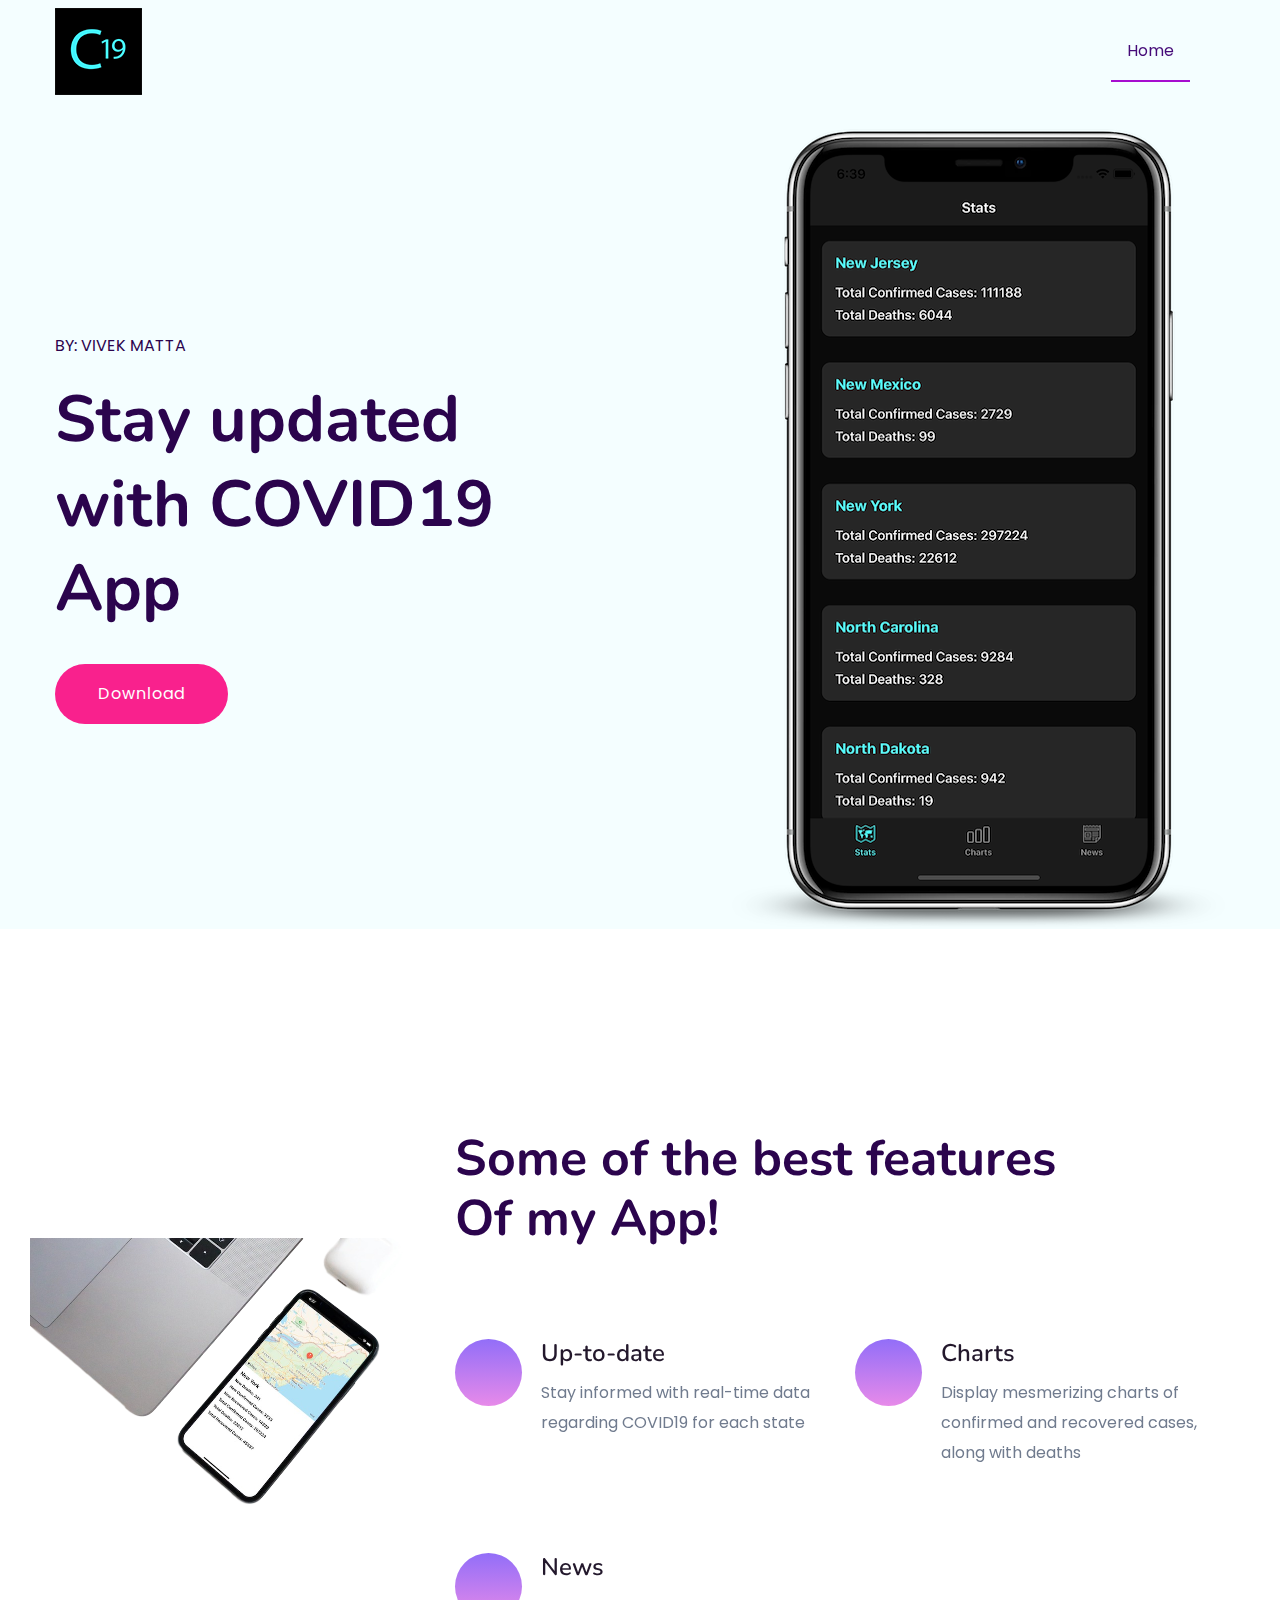
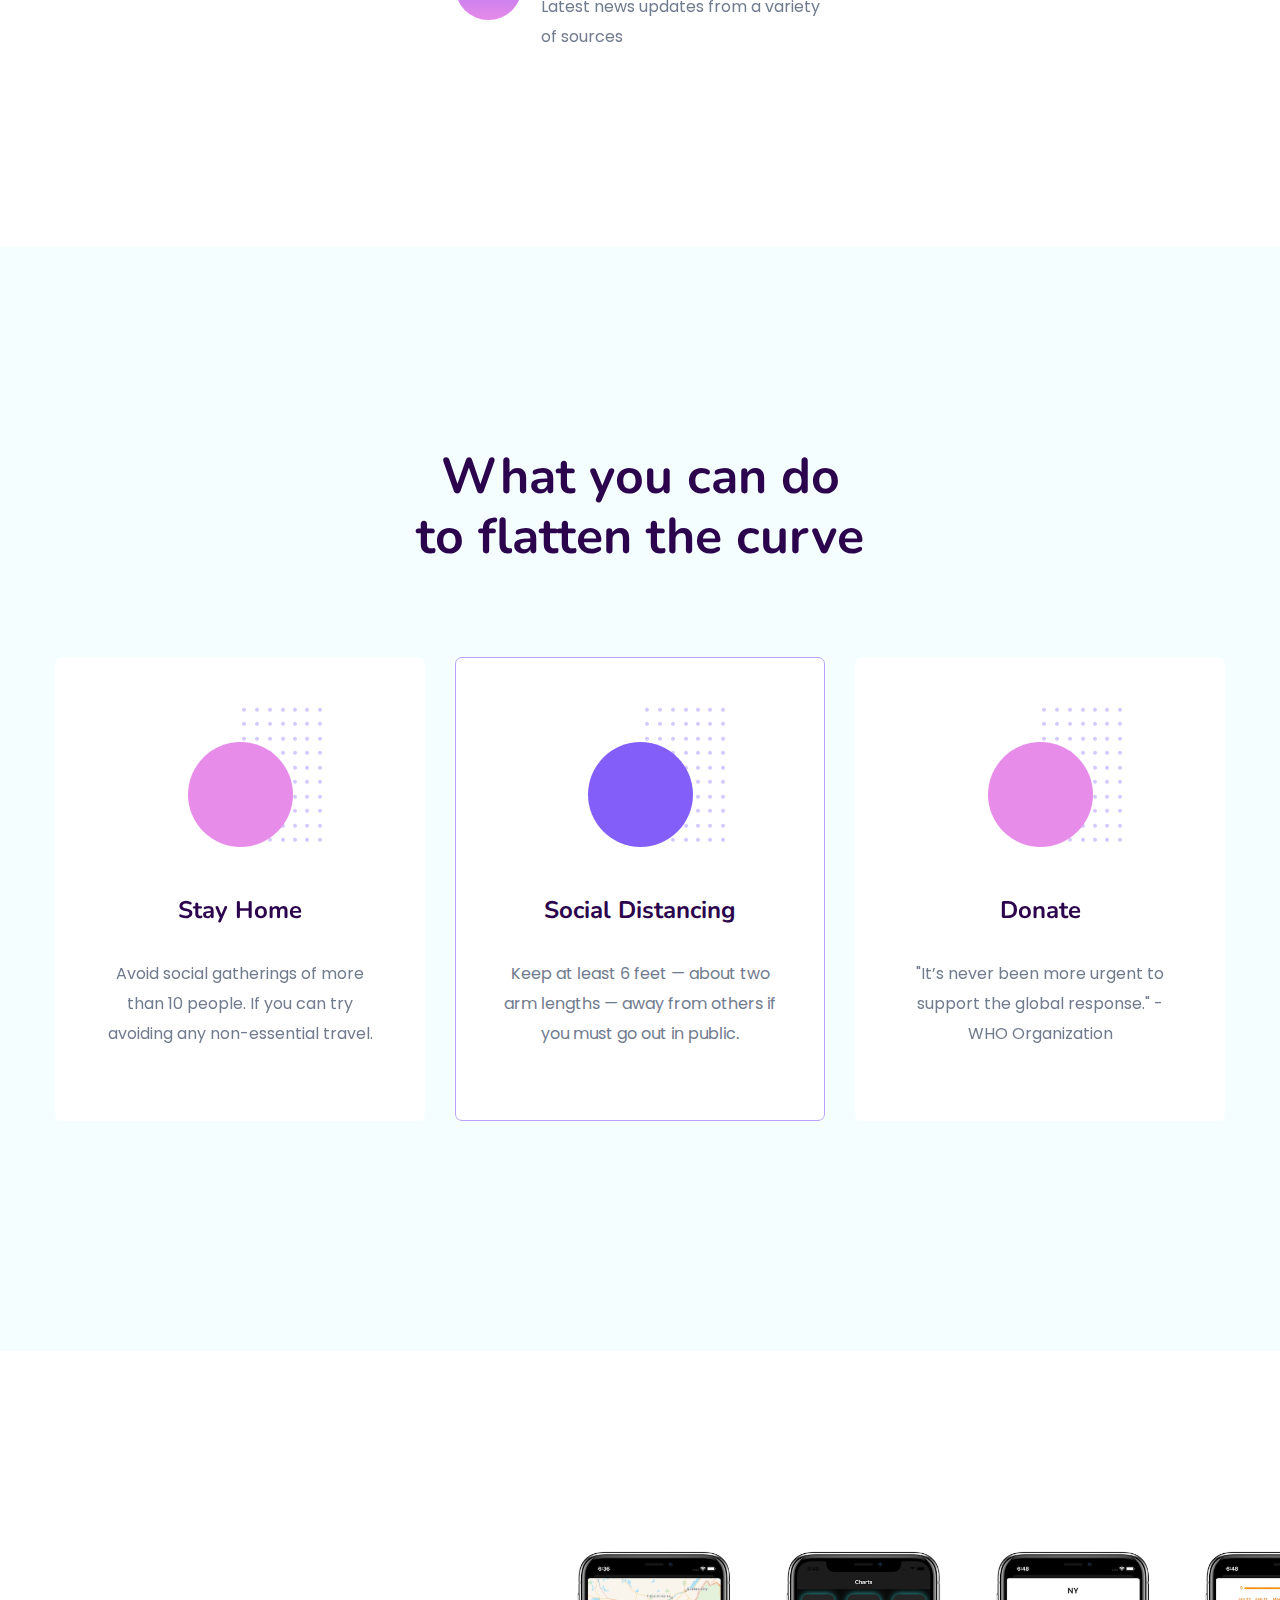
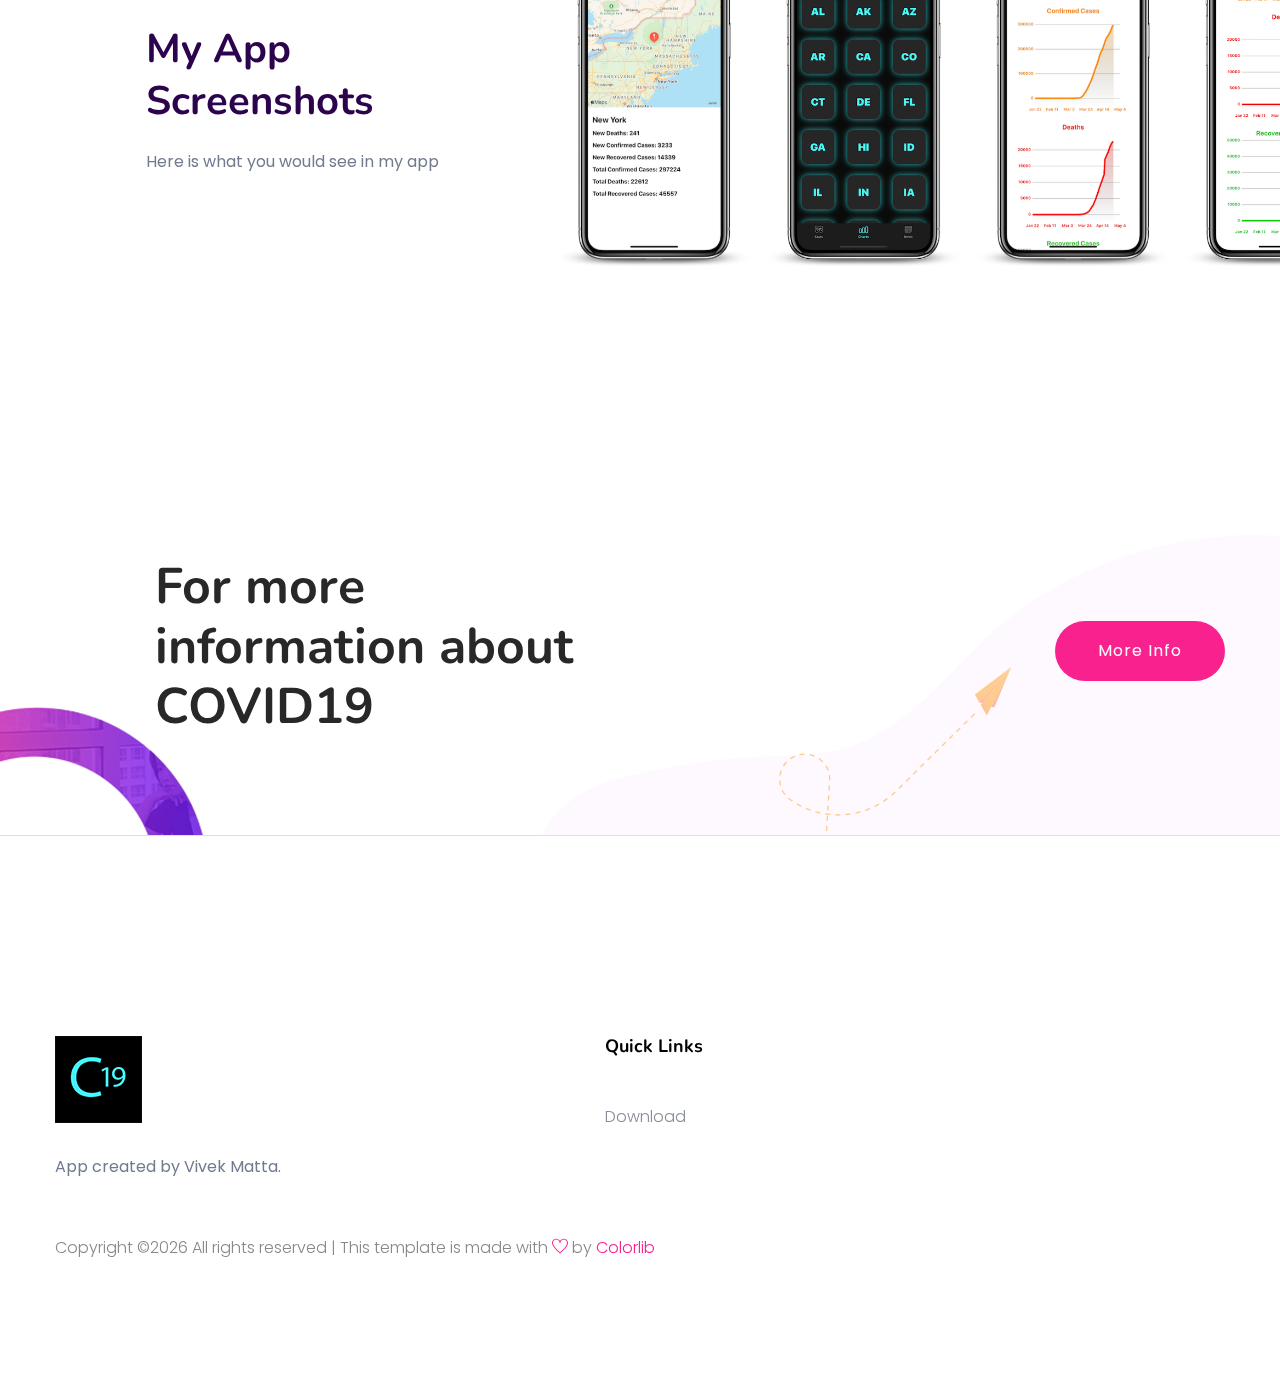
<file: index.html>
<!doctype html>
<html class="no-js" lang="zxx">
    <head>
        <meta charset="utf-8">
        <meta http-equiv="x-ua-compatible" content="ie=edge">
        <title>Covid 19 </title>
        <meta name="description" content="">
        <meta name="viewport" content="width=device-width, initial-scale=1">
        <link rel="manifest" href="site.webmanifest">
		<link rel="shortcut icon" type="image/x-icon" href="assets/img/favicon.ico">

		<!-- CSS here -->
            <link rel="stylesheet" href="assets/css/bootstrap.min.css">
            <link rel="stylesheet" href="assets/css/owl.carousel.min.css">
            <link rel="stylesheet" href="assets/css/flaticon.css">
            <link rel="stylesheet" href="assets/css/slicknav.css">
            <link rel="stylesheet" href="assets/css/animate.min.css">
            <link rel="stylesheet" href="assets/css/magnific-popup.css">
            <link rel="stylesheet" href="assets/css/fontawesome-all.min.css">
            <link rel="stylesheet" href="assets/css/themify-icons.css">
            <link rel="stylesheet" href="assets/css/slick.css">
            <link rel="stylesheet" href="assets/css/nice-select.css">
            <link rel="stylesheet" href="assets/css/style.css">
            
   </head>

   <body>
       
    <!-- Preloader Start -->
    <div id="preloader-active">
        <div class="preloader d-flex align-items-center justify-content-center">
            <div class="preloader-inner position-relative">
                <div class="preloader-circle"></div>
                <div class="preloader-img pere-text">
                    <img src="assets/img/logo/logo.png" alt="">
                </div>
            </div>
        </div>
    </div>
    <!-- Preloader Start -->

    <header>
        <!-- Header Start -->
       <div class="header-area header-transparrent ">
            <div class="main-header header-sticky">
                <div class="container">
                    <div class="row align-items-center">
                        <!-- Logo -->
                        <div class="col-xl-2 col-lg-2 col-md-2">
                            <div class="logo">
                                <a href="index.html"><img src="assets/img/logo/logo.png" alt=""></a>
                            </div>
                        </div>
                        <div class="col-xl-10 col-lg-10 col-md-10">
                            <!-- Main-menu -->
                            <div class="main-menu f-right d-none d-lg-block">
                                <nav>
                                    <ul id="navigation">    
                                        <li class="active"><a href="index.html"> Home</a></li>
                                        <!-- 
										<li><a href="feature.html">Feature</a></li>
                                        <li><a href="services.html">Services</a></li>
                                        <li><a href="pricing.html">Pricing</a></li>
                                        <li><a href="#">Pages</a>
                                            <ul class="submenu">
                                                <li><a href="blog.html">Blog</a></li>
                                                <li><a href="single-blog.html">Blog Details</a></li>
                                                <li><a href="elements.html">Element</a></li>
                                            </ul>
                                        </li>
                                        <li><a href="contact.html">Contact</a></li>
                                        -->
                                    </ul>
                                </nav>
                            </div>
                        </div>
                        <!-- Mobile Menu -->
                        <div class="col-12">
                            <div class="mobile_menu d-block d-lg-none"></div>
                        </div>
                    </div>
                </div>
            </div>
       </div>
        <!-- Header End -->
    </header>

    <main>

        <!-- Slider Area Start-->
        <div class="slider-area ">
            <div class="slider-active">
                <div class="single-slider slider-height slider-padding sky-blue d-flex align-items-center">
                    <div class="container">
                        <div class="row d-flex align-items-center">
                            <div class="col-lg-6 col-md-9 ">
                                <div class="hero__caption">
                                    <span data-animation="fadeInUp" data-delay=".4s">By: Vivek Matta</span>
                                    <h1 data-animation="fadeInUp" data-delay=".6s">Stay updated<br>with COVID19 App</h1>
                                    <!-- Slider btn -->
                                   <div class="slider-btns">
                                        <!-- Hero-btn -->
                                        <a data-animation="fadeInLeft" data-delay="1.0s" href="https://install.appcenter.ms/users/vmatta2002/apps/Covid-19" class="btn radius-btn">Download</a>
                                        <!-- Video Btn -->
                                        <!-- <a data-animation="fadeInRight" data-delay="1.0s" class="popup-video video-btn ani-btn" href="https://www.youtube.com/watch?v=1aP-TXUpNoU"><i class="fas fa-play"></i></a> -->
                                   </div>
                                </div>
                            </div>
                            <div class="col-lg-6">
                                <div class="hero__img d-none d-lg-block f-right" data-animation="fadeInRight" data-delay="1s">
                                    <img src="assets/img/hero/hero_right.png" alt="">
                                </div>
                            </div>
                        </div>
                    </div>
                </div>  
            </div>
        </div>
        <!-- Slider Area End -->
        
        <!-- Best Features Start -->
        <section class="best-features-area section-padd4">
            <div class="container">
                <div class="row justify-content-end">
                    <div class="col-xl-8 col-lg-10">
                        <!-- Section Tittle -->
                        <div class="row">
                            <div class="col-lg-10 col-md-10">
                                <div class="section-tittle">
                                    <h2>Some of the best features Of my App!</h2>
                                </div>
                            </div>
                        </div>
                        <!-- Section caption -->
                        <div class="row">
                            <div class="col-xl-6 col-lg-6 col-md-6">
                                <div class="single-features mb-70">
                                    <div class="features-icon">
                                        <span class="flaticon-refresh"></span>
                                    </div>
                                    <div class="features-caption">
                                        <h3>Up-to-date</h3>
                                        <p>Stay informed with real-time data regarding COVID19 for each state</p>
                                    </div>
                                </div>
                            </div>
                             <div class="col-xl-6 col-lg-6 col-md-6">
                                <div class="single-features mb-70">
                                    <div class="features-icon">
                                        <span class="flaticon-bar-chart"></span>
                                    </div>
                                    <div class="features-caption">
                                        <h3>Charts</h3>
                                        <p>Display mesmerizing charts of confirmed and recovered cases, along with deaths</p>
                                    </div>
                                </div>
                            </div> 
                            <div class="col-xl-6 col-lg-6 col-md-6">
                                <div class="single-features mb-70">
                                    <div class="features-icon">
                                        <span class="flaticon-newspaper"></span>
                                    </div>
                                    <div class="features-caption">
                                        <h3>News</h3>
                                        <p>Latest news updates from a variety of sources</p>
                                    </div>
                                </div>
                            </div>
<!-- 
                             <div class="col-xl-6 col-lg-6 col-md-6">
                                <div class="single-features mb-70">
                                    <div class="features-icon">
                                        <span class="flaticon-support"></span>
                                    </div>
                                    <div class="features-caption">
                                        <h3>Creative Design</h3>
                                        <p>Aorem psum olorsit amet ectetur adipiscing elit, sed dov.</p>
                                    </div>
                                </div>
 -->
                            </div>
                        </div>
                    </div>
                </div>
            </div>
            <!-- Shpe -->
            <div class="features-shpae d-none d-lg-block">
                <img src="assets/img/shape/best-features.png" class="responsive" alt="">
            </div>
        </section>
        <!-- Best Features End -->
        
        <!-- Services Area Start -->
        <section class="service-area sky-blue section-padding2">
            <div class="container">
                <!-- Section Tittle -->
                <div class="row d-flex justify-content-center">
                    <div class="col-lg-6">
                        <div class="section-tittle text-center">
                            <h2>What you can do<br>to flatten the curve</h2>
                        </div>
                    </div>
                </div>
                <!-- Section caption -->
                <div class="row">
                    <div class="col-xl-4 col-lg-4 col-md-6">
                        <div class="services-caption text-center mb-30">
                            <div class="service-icon">
                                <span class="flaticon-home"></span>
                            </div> 
                            <div class="service-cap">
                                <h4><a href="https://www.redcross.org/about-us/news-and-events/news/2020/coronavirus-safety-and-readiness-tips-for-you.html">Stay Home</a></h4>
                                <p>Avoid social gatherings of more than 10 people. If you can try avoiding any non-essential travel.</p>
                            </div>
                        </div>
                    </div>
                    <div class="col-xl-4 col-lg-4 col-md-6">
                        <div class="services-caption active text-center mb-30">
                            <div class="service-icon">
                                <span class="flaticon-social"></span>
                            </div> 
                            <div class="service-cap">
                                <h4><a href="https://www.redcross.org/about-us/news-and-events/news/2020/coronavirus-safety-and-readiness-tips-for-you.html">Social Distancing</a></h4>
                                <p>Keep at least 6 feet — about two arm lengths — away from others if you must go out in public.</p>
                            </div>
                        </div>
                    </div> 
                    <div class="col-xl-4 col-lg-4 col-md-6">
                        <div class="services-caption text-center mb-30">
                            <div class="service-icon">
                                <span class="flaticon-donate"></span>
                            </div> 
                            <div class="service-cap">
                                <h4><a href="https://covid19responsefund.org/">Donate</a></h4>
                                <p>"It’s never been more urgent to support the global response." - WHO Organization</p>
                            </div>
                        </div>
                    </div>
                </div>
            </div>
        </section>
        <!-- Services Area End -->
        
        <!-- Applic App Start -->
        <div class="applic-apps section-padding2">
            <div class="container-fluid">
                <div class="row">
                    <!-- slider Heading -->
                    <div class="col-xl-4 col-lg-4 col-md-8">
                        <div class="single-cases-info mb-30">
                            <h3>My App<br> Screenshots</h3>
                            <p>Here is what you would see in my app</p>
                        </div>
                    </div>
                    <!-- OwL -->
                    <div class="col-xl-8 col-lg-8 col-md-col-md-7">
                        <div class="app-active owl-carousel"> 
                            <div class="single-cases-img">
                                <img src="assets/img/gallery/App1.png" alt="">
                            </div>
                            <div class="single-cases-img">
                                <img src="assets/img/gallery/App2.png" alt="">
                            </div>
                            <div class="single-cases-img">
                                <img src="assets/img/gallery/App3.png" alt="">
                            </div>
                            <div class="single-cases-img">
                                <img src="assets/img/gallery/App4.png" alt="">
                            </div>
                            <div class="single-cases-img">
                                <img src="assets/img/gallery/App5.png" alt="">
                            </div>
                            <div class="single-cases-img">
                                <img src="assets/img/gallery/App6.png" alt="">
                            </div>
                        </div>
                    </div>
                </div>
            </div>
        </div>
        <!-- Applic App End -->
        
        

        <!-- Best Pricing Start -->
<!-- 
        <section class="best-pricing pricing-padding" data-background="assets/img/gallery/best_pricingbg.jpg">
            <div class="container">
                <!~~ Section Tittle ~~>
                <div class="row d-flex justify-content-center">
                    <div class="col-lg-6 col-md-8">
                        <div class="section-tittle section-tittle2 text-center">
                            <h2>Choose Your Very Best Pricing Plan.</h2>
                        </div>
                    </div>
                </div>
            </div>
        </section>
 -->
        <!-- Best Pricing End -->

        
 
        <!-- Pricing Card Start -->
<!-- 
       	<div class="pricing-card-area">
            <div class="container">
                <div class="row">
                    <div class="col-xl-4 col-lg-4 col-md-6">
                        <div class="single-card text-center mb-30">
                            <div class="card-top">
                                <span>2 Years</span>
                                <h4>$05 <span>/ month</span></h4>
                            </div>
                            <div class="card-bottom">
                                <ul>
                                    <li>Increase traffic 50%</li>
                                    <li>E-mail support</li>
                                    <li>10 Free Optimization</li>
                                    <li>24/7  support</li>
                                </ul>
                                <a href="services.html" class="btn card-btn1">Get Started</a>
                            </div>
                        </div>
                    </div>
                    <div class="col-xl-4 col-lg-4 col-md-6">
                        <div class="single-card  text-center mb-30">
                            <div class="card-top">
                                <span>2 Years</span>
                                <h4>$05 <span>/ month</span></h4>
                            </div>
                            <div class="card-bottom">
                                <ul>
                                    <li>Increase traffic 50%</li>
                                    <li>E-mail support</li>
                                    <li>10 Free Optimization</li>
                                    <li>24/7  support</li>
                                </ul>
                                <a href="services.html" class="btn card-btn1">Get Started</a>
                            </div>
                        </div>
                    </div>
                    <div class="col-xl-4 col-lg-4 col-md-6">
                        <div class="single-card text-center mb-30">
                            <div class="card-top">
                                <span>2 Years</span>
                                <h4>$05 <span>/ month</span></h4>
                            </div>
                            <div class="card-bottom">
                                <ul>
                                    <li>Increase traffic 50%</li>
                                    <li>E-mail support</li>
                                    <li>10 Free Optimization</li>
                                    <li>24/7  support</li>
                                </ul>
                                <a href="services.html" class="btn card-btn1">Get Started</a>
                            </div>
                        </div>
                    </div>
                </div>
            </div>
        </div> 
 -->
        <!-- Pricing Card End --> 

        <!-- Our Customer Start -->
<!-- 
        <div class="our-customer section-padd-top30">
            <div class="container-fluid">
            <div class="our-customer-wrapper">
                    <!~~ Section Tittle ~~>
                    <div class="row d-flex justify-content-center">
                        <div class="col-xl-8">
                            <div class="section-tittle text-center">
                                <h2>What Our Customers<br> Have to Say</h2>
                            </div>
                        </div>
                    </div>
                    <div class="row">
                        <div class="col-12">
                            <div class="customar-active dot-style d-flex dot-style">
                                <div class="single-customer mb-100">
                                    <div class="what-img">
                                        <img src="assets/img/shape/man1.png" alt="">
                                    </div>
                                    <div class="what-cap">
                                        <h4><a href="#">Welcome To The Best Model  Winner Contest</a></h4>
                                        <p>Utenim ad minim veniam quisnostrud exercitation ullamcolabor nisiut aliquip ex ea commodo consequat duis aute irure dolor in represse.</p>
                                    </div>
                                </div>
                            
                                <div class="single-customer mb-100">
                                    <div class="what-img">
                                        <img src="assets/img/shape/man2.png" alt="">
                                    </div>
                                    <div class="what-cap">
                                        <h4><a href="#">Welcome To The Best Model  Winner Contest</a></h4>
                                        <p>Utenim ad minim veniam quisnostrud exercitation ullamcolabor nisiut aliquip ex ea commodo consequat duis aute irure dolor in represse.</p>
                                    </div>
                                </div>
                            
                                <div class="single-customer mb-100">
                                    <div class="what-img">
                                        <img src="assets/img/shape/man3.png" alt="">
                                    </div>
                                    <div class="what-cap">
                                        <h4><a href="#">Welcome To The Best Model  Winner Contest</a></h4>
                                        <p>Utenim ad minim veniam quisnostrud exercitation ullamcolabor nisiut aliquip ex ea commodo consequat duis aute irure dolor in represse.</p>
                                    </div>
                                </div>
                            
                                <div class="single-customer mb-100">
                                    <div class="what-img">
                                        <img src="assets/img/shape/man2.png" alt="">
                                    </div>
                                    <div class="what-cap">
                                        <h4><a href="#">Welcome To The Best Model  Winner Contest</a></h4>
                                        <p>Utenim ad minim veniam quisnostrud exercitation ullamcolabor nisiut aliquip ex ea commodo consequat duis aute irure dolor in represse.</p>
                                    </div>
                                </div>
                            
                            </div>
                        </div>
                    </div>
            </div>
            </div>
        </div>   
 -->        
        <!-- Our Customer End -->
        
        <!-- Available App  Start-->
<!-- 
        <div class="available-app-area">
            <div class="container">
                <div class="row d-flex justify-content-between">
                    <div class="col-xl-5 col-lg-6">
                        <div class="app-caption">
                            <div class="section-tittle section-tittle3">
                                <h2>Our App Available For Any Device Download now</h2>
                                <div class="app-btn">
                                    <a href="#" class="app-btn1"><img src="assets/img/shape/app_btn1.png" alt=""></a>
                                    <a href="#" class="app-btn2"><img src="assets/img/shape/app_btn2.png" alt=""></a>
                                </div>
                            </div>
                        </div>
                    </div>
                    <div class="col-xl-6 col-lg-6">
                        <div class="app-img">
                            <img src="assets/img/shape/available-app.png" alt="">
                        </div>
                    </div>
                </div>
            </div>
            <!~~ Shape ~~>
            <div class="app-shape">
                <img src="assets/img/shape/app-shape-top.png" alt="" class="app-shape-top heartbeat d-none d-lg-block">
                <img src="assets/img/shape/app-shape-left.png" alt="" class="app-shape-left d-none d-xl-block">
                <!~~ <img src="assets/img/shape/app-shape-right.png" alt="" class="app-shape-right bounce-animate "> ~~>
            </div>
        </div>
 -->
        <!-- Available App End-->
        
        <!-- Say Something Start -->
        <div class="say-something-aera pt-90 pb-90 fix">
            <div class="container">
                <div class="row justify-content-between align-items-center">
                    <div class="offset-xl-1 offset-lg-1 col-xl-5 col-lg-5">
                        <div class="say-something-cap">
                            <h2>For more information about COVID19</h2>
                        </div>
                    </div>
                    <div class="col-xl-2 col-lg-3">
                        <div class="say-btn">
                            <a href="https://www.cdc.gov/coronavirus/2019-ncov/index.html" class="btn radius-btn">More Info</a>
                        </div>
                    </div>
                </div>
            </div>
            <!-- shape -->
            <div class="say-shape">
                <img src="assets/img/shape/say-shape-left.png" alt="" class="say-shape1 rotateme d-none d-xl-block">
                <img src="assets/img/shape/say-shape-right.png" alt="" class="say-shape2 d-none d-lg-block">
            </div>
        </div>
        <!-- Say Something End -->
     
    </main>
   <footer>

       <!-- Footer Start-->
      <div class="footer-main">
        <div class="footer-area footer-padding">
            <div class="container">
                <div class="row  justify-content-between">
                    <div class="col-lg-3 col-md-4 col-sm-8">
                         <div class="single-footer-caption mb-30">
                              <!-- logo -->
                             <div class="footer-logo">
                                 <a href="index.html"><img src="assets/img/logo/logo.png" alt=""></a>
                             </div>
                             <div class="footer-tittle">
                                 <div class="footer-pera">
                                     <p class="info1">App created by Vivek Matta.</p>
                                </div>
                             </div>
                         </div>
                    </div>
                    <div class="col-lg-2 col-md-4 col-sm-5">
                        <div class="single-footer-caption mb-50">
                            <div class="footer-tittle">
                                <h4>Quick Links</h4>
                                <ul>
                                	<!--
                                    <li><a href="#">About</a></li>
                                    <li><a href="#">Features</a></li>
                                    <li><a href="#">Pricing</a></li>
                                    -->
                                    <li><a href="https://install.appcenter.ms/users/vmatta2002/apps/Covid-19">Download</a></li>
                                    <!--
                                    <li><a href="#">Reviews</a></li>
                                    -->
                                </ul>
                            </div>
                        </div>
                    </div>
                    <div class="col-lg-2 col-md-4 col-sm-7">
                        <div class="single-footer-caption mb-50">
                            <div class="footer-tittle">
                                
                                <!-- 
								<h4>Support</h4>
                                <ul>
                                    <li><a href="#">Report a bug</a></li>
                                    <li><a href="#">Privacy Policy</a></li>
                                    <li><a href="#">Terms & Conditions</a></li>
                                    <li><a href="#">Sitemap</a></li>
                                    <li><a href="#">FAQs</a></li>
                                </ul>
 								-->
                            </div>
                        </div>
                    </div>
                </div>
                <!-- Copy-Right -->
                <div class="row align-items-center">
                    <div class="col-xl-12 ">
                        <div class="footer-copy-right">
                           <p><!-- Link back to Colorlib can't be removed. Template is licensed under CC BY 3.0. -->
  Copyright &copy;<script>document.write(new Date().getFullYear());</script> All rights reserved | This template is made with <i class="ti-heart" aria-hidden="true"></i> by <a href="https://colorlib.com" target="_blank">Colorlib</a>
  <!-- Link back to Colorlib can't be removed. Template is licensed under CC BY 3.0. --></p>
                        </div>
                    </div>
                </div>
            </div>
        </div>
      </div>
       <!-- Footer End-->

   </footer>
   
	<!-- JS here -->
	
		<!-- All JS Custom Plugins Link Here here -->
        <script src="./assets/js/vendor/modernizr-3.5.0.min.js"></script>
		
		<!-- Jquery, Popper, Bootstrap -->
		<script src="./assets/js/vendor/jquery-1.12.4.min.js"></script>
        <script src="./assets/js/popper.min.js"></script>
        <script src="./assets/js/bootstrap.min.js"></script>
	    <!-- Jquery Mobile Menu -->
        <script src="./assets/js/jquery.slicknav.min.js"></script>

		<!-- Jquery Slick , Owl-Carousel Plugins -->
        <script src="./assets/js/owl.carousel.min.js"></script>
        <script src="./assets/js/slick.min.js"></script>
        <!-- Date Picker -->
        <script src="./assets/js/gijgo.min.js"></script>
		<!-- One Page, Animated-HeadLin -->
        <script src="./assets/js/wow.min.js"></script>
		<script src="./assets/js/animated.headline.js"></script>
        <script src="./assets/js/jquery.magnific-popup.js"></script>

		<!-- Scrollup, nice-select, sticky -->
        <script src="./assets/js/jquery.scrollUp.min.js"></script>
        <script src="./assets/js/jquery.nice-select.min.js"></script>
		<script src="./assets/js/jquery.sticky.js"></script>
        
        <!-- contact js -->
        <script src="./assets/js/contact.js"></script>
        <script src="./assets/js/jquery.form.js"></script>
        <script src="./assets/js/jquery.validate.min.js"></script>
        <script src="./assets/js/mail-script.js"></script>
        <script src="./assets/js/jquery.ajaxchimp.min.js"></script>
        
		<!-- Jquery Plugins, main Jquery -->	
        <script src="./assets/js/plugins.js"></script>
        <script src="./assets/js/main.js"></script>
        
    </body>
</html>
</file>
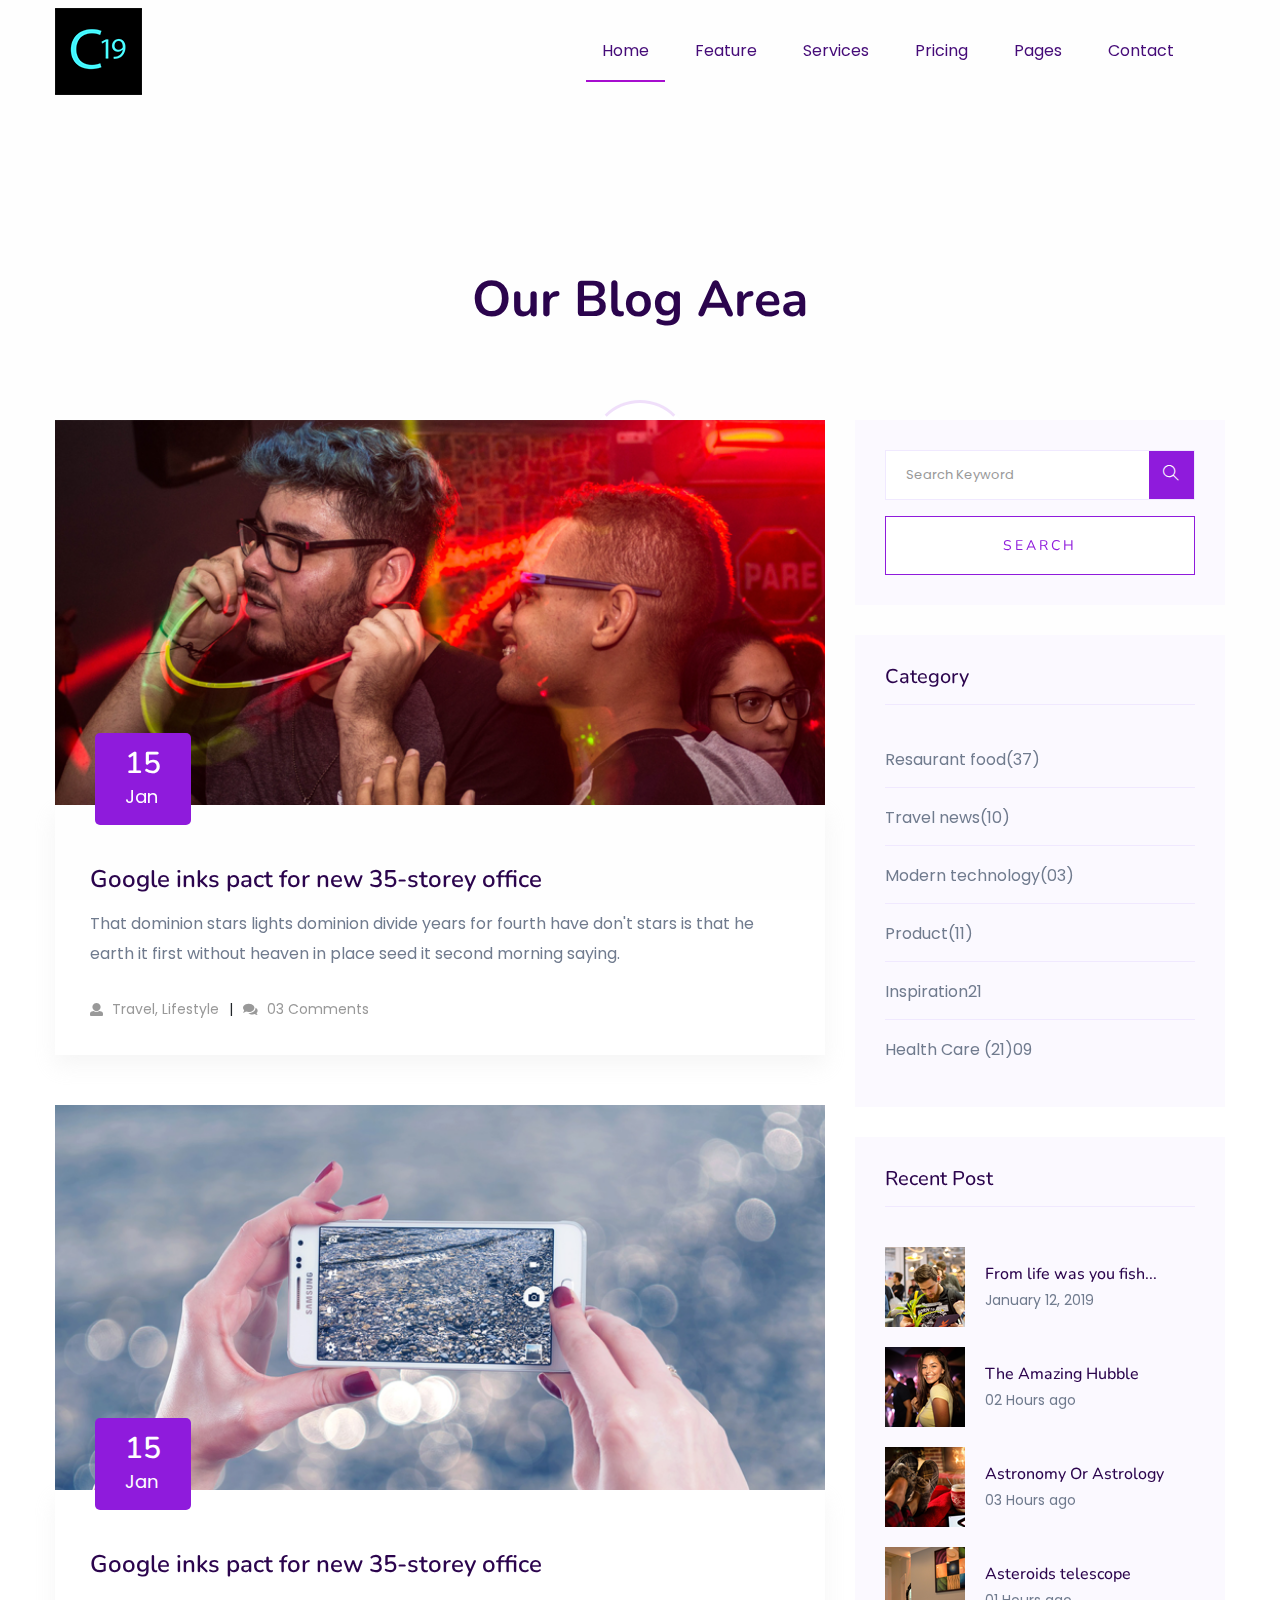
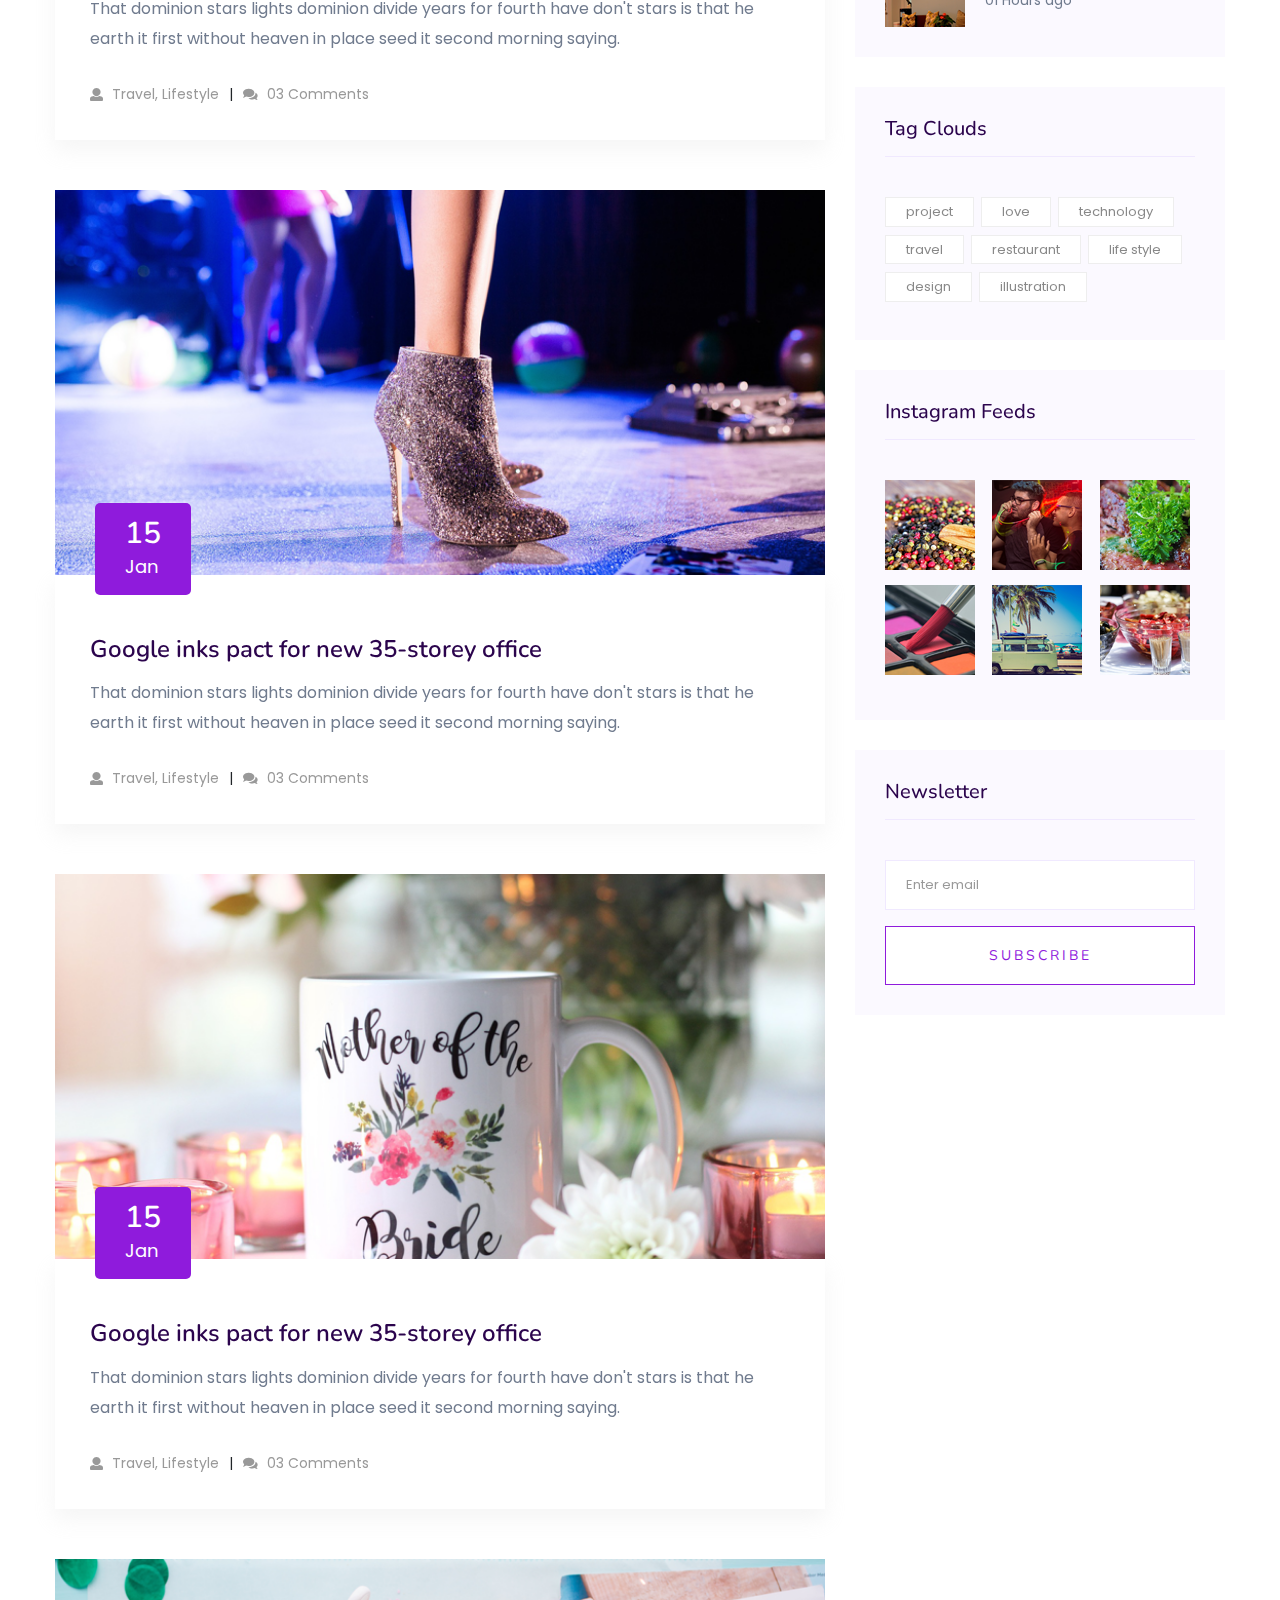
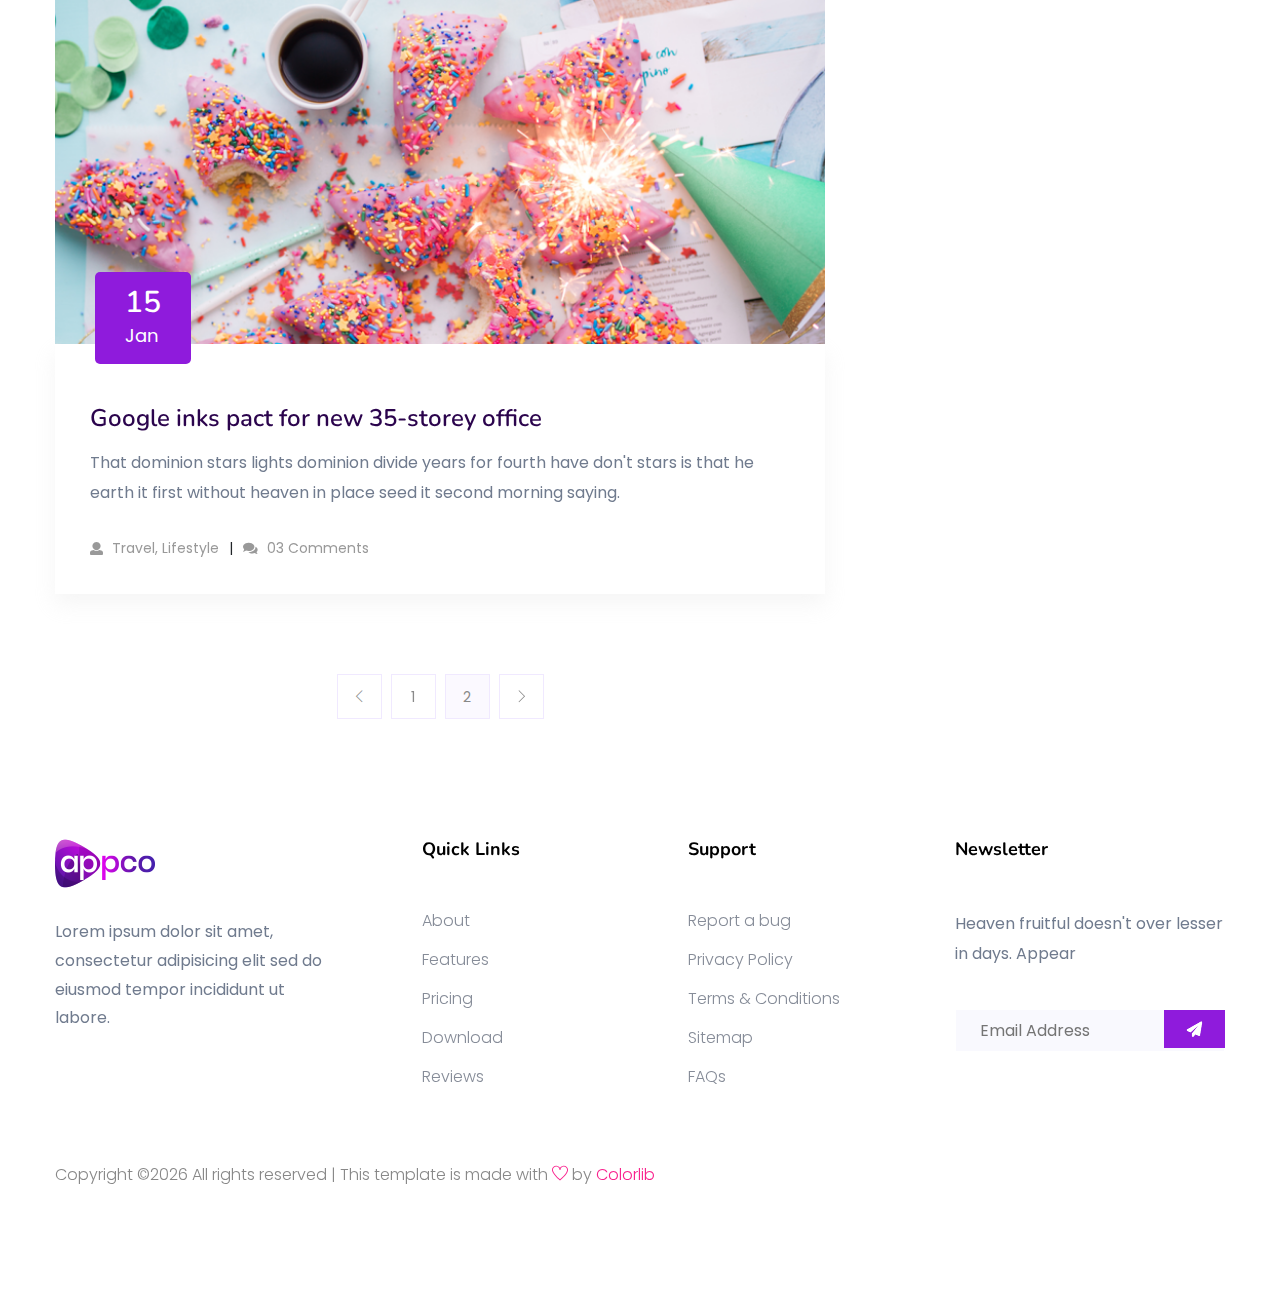
<file: blog.html>
<!doctype html>
<html class="no-js" lang="zxx">

<head>
    <meta charset="utf-8">
    <meta http-equiv="x-ua-compatible" content="ie=edge">
   <title>App Landing Template </title>
    <meta name="description" content="">
    <meta name="viewport" content="width=device-width, initial-scale=1">

    <!-- <link rel="manifest" href="site.webmanifest"> -->
	<link rel="shortcut icon" type="image/x-icon" href="assets/img/favicon.ico">
    <!-- Place favicon.ico in the root directory -->
    
  <!-- CSS here -->
  <link rel="stylesheet" href="assets/css/bootstrap.min.css">
  <link rel="stylesheet" href="assets/css/owl.carousel.min.css">
  <link rel="stylesheet" href="assets/css/slicknav.css">
  <link rel="stylesheet" href="assets/css/animate.min.css">
  <link rel="stylesheet" href="assets/css/magnific-popup.css">
  <link rel="stylesheet" href="assets/css/fontawesome-all.min.css">
  <link rel="stylesheet" href="assets/css/themify-icons.css">
  <link rel="stylesheet" href="assets/css/themify-icons.css">
  <link rel="stylesheet" href="assets/css/slick.css">
  <link rel="stylesheet" href="assets/css/nice-select.css">
  <link rel="stylesheet" href="assets/css/style.css">
  <link rel="stylesheet" href="assets/css/responsive.css">
</head>

<body>
    
    <!-- Preloader Start -->
    <div id="preloader-active">
        <div class="preloader d-flex align-items-center justify-content-center">
            <div class="preloader-inner position-relative">
                <div class="preloader-circle"></div>
                <div class="preloader-img pere-text">
                    <img src="assets/img/logo/logo.png" alt="">
                </div>
            </div>
        </div>
    </div>
    <!-- Preloader Start-->

    <header>
        <!-- Header Start -->
       <div class="header-area header-transparrent ">
            <div class="main-header header-sticky">
                <div class="container">
                    <div class="row align-items-center">
                        <!-- Logo -->
                        <div class="col-xl-2 col-lg-2 col-md-2">
                            <div class="logo">
                                <a href="index.html"><img src="assets/img/logo/logo.png" alt=""></a>
                            </div>
                        </div>
                        <div class="col-xl-10 col-lg-10 col-md-10">
                            <!-- Main-menu -->
                            <div class="main-menu f-right d-none d-lg-block">
                                <nav>
                                    <ul id="navigation">    
                                        <li class="active"><a href="index.html"> Home</a></li>
                                        <li><a href="feature.html">Feature</a></li>
                                        <li><a href="services.html">Services</a></li>
                                        <li><a href="pricing.html">Pricing</a></li>
                                        <li><a href="#">Pages</a>
                                            <ul class="submenu">
                                                <li><a href="blog.html">Blog</a></li>
                                                <li><a href="single-blog.html">Blog Details</a></li>
                                                <li><a href="elements.html">Element</a></li>
                                            </ul>
                                        </li>
                                        <li><a href="contact.html">Contact</a></li>
                                    </ul>
                                </nav>
                            </div>
                        </div>
                        <!-- Mobile Menu -->
                        <div class="col-12">
                            <div class="mobile_menu d-block d-lg-none"></div>
                        </div>
                    </div>
                </div>
            </div>
       </div>
        <!-- Header End -->
    </header>

    <!-- Slider Area Start-->
    <div class="services-area">
        <div class="container">
            <!-- Section-tittle -->
            <div class="row d-flex justify-content-center">
                <div class="col-lg-8">
                    <div class="section-tittle text-center mb-80">
                        <h2>Our Blog Area​</h2>
                    </div>
                </div>
            </div>
        </div>
    </div>
    <!-- Slider Area End-->

    <!--================Blog Area =================-->
    <section class="blog_area section-paddingr">
        <div class="container">
            <div class="row">
                <div class="col-lg-8 mb-5 mb-lg-0">
                    <div class="blog_left_sidebar">
                        <article class="blog_item">
                            <div class="blog_item_img">
                                <img class="card-img rounded-0" src="assets/img/blog/single_blog_1.png" alt="">
                                <a href="#" class="blog_item_date">
                                    <h3>15</h3>
                                    <p>Jan</p>
                                </a>
                            </div>

                            <div class="blog_details">
                                <a class="d-inline-block" href="single-blog.html">
                                    <h2>Google inks pact for new 35-storey office</h2>
                                </a>
                                <p>That dominion stars lights dominion divide years for fourth have don't stars is that
                                    he earth it first without heaven in place seed it second morning saying.</p>
                                <ul class="blog-info-link">
                                    <li><a href="#"><i class="fa fa-user"></i> Travel, Lifestyle</a></li>
                                    <li><a href="#"><i class="fa fa-comments"></i> 03 Comments</a></li>
                                </ul>
                            </div>
                        </article>

                        <article class="blog_item">
                            <div class="blog_item_img">
                                <img class="card-img rounded-0" src="assets/img/blog/single_blog_2.png" alt="">
                                <a href="#" class="blog_item_date">
                                    <h3>15</h3>
                                    <p>Jan</p>
                                </a>
                            </div>

                            <div class="blog_details">
                                <a class="d-inline-block" href="single-blog.html">
                                    <h2>Google inks pact for new 35-storey office</h2>
                                </a>
                                <p>That dominion stars lights dominion divide years for fourth have don't stars is that
                                    he earth it first without heaven in place seed it second morning saying.</p>
                                <ul class="blog-info-link">
                                    <li><a href="#"><i class="fa fa-user"></i> Travel, Lifestyle</a></li>
                                    <li><a href="#"><i class="fa fa-comments"></i> 03 Comments</a></li>
                                </ul>
                            </div>
                        </article>

                        <article class="blog_item">
                            <div class="blog_item_img">
                                <img class="card-img rounded-0" src="assets/img/blog/single_blog_3.png" alt="">
                                <a href="#" class="blog_item_date">
                                    <h3>15</h3>
                                    <p>Jan</p>
                                </a>
                            </div>

                            <div class="blog_details">
                                <a class="d-inline-block" href="single-blog.html">
                                    <h2>Google inks pact for new 35-storey office</h2>
                                </a>
                                <p>That dominion stars lights dominion divide years for fourth have don't stars is that
                                    he earth it first without heaven in place seed it second morning saying.</p>
                                <ul class="blog-info-link">
                                    <li><a href="#"><i class="fa fa-user"></i> Travel, Lifestyle</a></li>
                                    <li><a href="#"><i class="fa fa-comments"></i> 03 Comments</a></li>
                                </ul>
                            </div>
                        </article>

                        <article class="blog_item">
                            <div class="blog_item_img">
                                <img class="card-img rounded-0" src="assets/img/blog/single_blog_4.png" alt="">
                                <a href="#" class="blog_item_date">
                                    <h3>15</h3>
                                    <p>Jan</p>
                                </a>
                            </div>

                            <div class="blog_details">
                                <a class="d-inline-block" href="single-blog.html">
                                    <h2>Google inks pact for new 35-storey office</h2>
                                </a>
                                <p>That dominion stars lights dominion divide years for fourth have don't stars is that
                                    he earth it first without heaven in place seed it second morning saying.</p>
                                <ul class="blog-info-link">
                                    <li><a href="#"><i class="fa fa-user"></i> Travel, Lifestyle</a></li>
                                    <li><a href="#"><i class="fa fa-comments"></i> 03 Comments</a></li>
                                </ul>
                            </div>
                        </article>

                        <article class="blog_item">
                            <div class="blog_item_img">
                                <img class="card-img rounded-0" src="assets/img/blog/single_blog_5.png" alt="">
                                <a href="#" class="blog_item_date">
                                    <h3>15</h3>
                                    <p>Jan</p>
                                </a>
                            </div>

                            <div class="blog_details">
                                <a class="d-inline-block" href="single-blog.html">
                                    <h2>Google inks pact for new 35-storey office</h2>
                                </a>
                                <p>That dominion stars lights dominion divide years for fourth have don't stars is that
                                    he earth it first without heaven in place seed it second morning saying.</p>
                                <ul class="blog-info-link">
                                    <li><a href="#"><i class="fa fa-user"></i> Travel, Lifestyle</a></li>
                                    <li><a href="#"><i class="fa fa-comments"></i> 03 Comments</a></li>
                                </ul>
                            </div>
                        </article>

                        <nav class="blog-pagination justify-content-center d-flex">
                            <ul class="pagination">
                                <li class="page-item">
                                    <a href="#" class="page-link" aria-label="Previous">
                                        <i class="ti-angle-left"></i>
                                    </a>
                                </li>
                                <li class="page-item">
                                    <a href="#" class="page-link">1</a>
                                </li>
                                <li class="page-item active">
                                    <a href="#" class="page-link">2</a>
                                </li>
                                <li class="page-item">
                                    <a href="#" class="page-link" aria-label="Next">
                                        <i class="ti-angle-right"></i>
                                    </a>
                                </li>
                            </ul>
                        </nav>
                    </div>
                </div>
                <div class="col-lg-4">
                    <div class="blog_right_sidebar">
                        <aside class="single_sidebar_widget search_widget">
                            <form action="#">
                                <div class="form-group">
                                    <div class="input-group mb-3">
                                        <input type="text" class="form-control" placeholder='Search Keyword'
                                            onfocus="this.placeholder = ''"
                                            onblur="this.placeholder = 'Search Keyword'">
                                        <div class="input-group-append">
                                            <button class="btns" type="button"><i class="ti-search"></i></button>
                                        </div>
                                    </div>
                                </div>
                                <button class="button rounded-0 primary-bg text-white w-100 btn_1 boxed-btn"
                                    type="submit">Search</button>
                            </form>
                        </aside>

                        <aside class="single_sidebar_widget post_category_widget">
                            <h4 class="widget_title">Category</h4>
                            <ul class="list cat-list">
                                <li>
                                    <a href="#" class="d-flex">
                                        <p>Resaurant food</p>
                                        <p>(37)</p>
                                    </a>
                                </li>
                                <li>
                                    <a href="#" class="d-flex">
                                        <p>Travel news</p>
                                        <p>(10)</p>
                                    </a>
                                </li>
                                <li>
                                    <a href="#" class="d-flex">
                                        <p>Modern technology</p>
                                        <p>(03)</p>
                                    </a>
                                </li>
                                <li>
                                    <a href="#" class="d-flex">
                                        <p>Product</p>
                                        <p>(11)</p>
                                    </a>
                                </li>
                                <li>
                                    <a href="#" class="d-flex">
                                        <p>Inspiration</p>
                                        <p>21</p>
                                    </a>
                                </li>
                                <li>
                                    <a href="#" class="d-flex">
                                        <p>Health Care (21)</p>
                                        <p>09</p>
                                    </a>
                                </li>
                            </ul>
                        </aside>

                        <aside class="single_sidebar_widget popular_post_widget">
                            <h3 class="widget_title">Recent Post</h3>
                            <div class="media post_item">
                                <img src="assets/img/post/post_1.png" alt="post">
                                <div class="media-body">
                                    <a href="single-blog.html">
                                        <h3>From life was you fish...</h3>
                                    </a>
                                    <p>January 12, 2019</p>
                                </div>
                            </div>
                            <div class="media post_item">
                                <img src="assets/img/post/post_2.png" alt="post">
                                <div class="media-body">
                                    <a href="single-blog.html">
                                        <h3>The Amazing Hubble</h3>
                                    </a>
                                    <p>02 Hours ago</p>
                                </div>
                            </div>
                            <div class="media post_item">
                                <img src="assets/img/post/post_3.png" alt="post">
                                <div class="media-body">
                                    <a href="single-blog.html">
                                        <h3>Astronomy Or Astrology</h3>
                                    </a>
                                    <p>03 Hours ago</p>
                                </div>
                            </div>
                            <div class="media post_item">
                                <img src="assets/img/post/post_4.png" alt="post">
                                <div class="media-body">
                                    <a href="single-blog.html">
                                        <h3>Asteroids telescope</h3>
                                    </a>
                                    <p>01 Hours ago</p>
                                </div>
                            </div>
                        </aside>
                        <aside class="single_sidebar_widget tag_cloud_widget">
                            <h4 class="widget_title">Tag Clouds</h4>
                            <ul class="list">
                                <li>
                                    <a href="#">project</a>
                                </li>
                                <li>
                                    <a href="#">love</a>
                                </li>
                                <li>
                                    <a href="#">technology</a>
                                </li>
                                <li>
                                    <a href="#">travel</a>
                                </li>
                                <li>
                                    <a href="#">restaurant</a>
                                </li>
                                <li>
                                    <a href="#">life style</a>
                                </li>
                                <li>
                                    <a href="#">design</a>
                                </li>
                                <li>
                                    <a href="#">illustration</a>
                                </li>
                            </ul>
                        </aside>


                        <aside class="single_sidebar_widget instagram_feeds">
                            <h4 class="widget_title">Instagram Feeds</h4>
                            <ul class="instagram_row flex-wrap">
                                <li>
                                    <a href="#">
                                        <img class="img-fluid" src="assets/img/post/post_5.png" alt="">
                                    </a>
                                </li>
                                <li>
                                    <a href="#">
                                        <img class="img-fluid" src="assets/img/post/post_6.png" alt="">
                                    </a>
                                </li>
                                <li>
                                    <a href="#">
                                        <img class="img-fluid" src="assets/img/post/post_7.png" alt="">
                                    </a>
                                </li>
                                <li>
                                    <a href="#">
                                        <img class="img-fluid" src="assets/img/post/post_8.png" alt="">
                                    </a>
                                </li>
                                <li>
                                    <a href="#">
                                        <img class="img-fluid" src="assets/img/post/post_9.png" alt="">
                                    </a>
                                </li>
                                <li>
                                    <a href="#">
                                        <img class="img-fluid" src="assets/img/post/post_10.png" alt="">
                                    </a>
                                </li>
                            </ul>
                        </aside>


                        <aside class="single_sidebar_widget newsletter_widget">
                            <h4 class="widget_title">Newsletter</h4>

                            <form action="#">
                                <div class="form-group">
                                    <input type="email" class="form-control" onfocus="this.placeholder = ''"
                                        onblur="this.placeholder = 'Enter email'" placeholder='Enter email' required>
                                </div>
                                <button class="button rounded-0 primary-bg text-white w-100 btn_1 boxed-btn"
                                    type="submit">Subscribe</button>
                            </form>
                        </aside>
                    </div>
                </div>
            </div>
        </div>
    </section>
    <!--================Blog Area =================-->

    <footer>
        <!-- Footer Start-->
       <div class="footer-main">
         <div class="footer-area footer-padding3">
             <div class="container">
                 <div class="row  justify-content-between">
                     <div class="col-lg-3 col-md-4 col-sm-8">
                          <div class="single-footer-caption mb-30">
                               <!-- logo -->
                              <div class="footer-logo">
                                  <a href="index.html"><img src="assets/img/logo/logo2_footer.png" alt=""></a>
                              </div>
                              <div class="footer-tittle">
                                  <div class="footer-pera">
                                      <p class="info1">Lorem ipsum dolor sit amet, consectetur adipisicing elit sed do eiusmod tempor incididunt ut labore.</p>
                                 </div>
                              </div>
                          </div>
                     </div>
                     <div class="col-lg-2 col-md-4 col-sm-5">
                         <div class="single-footer-caption mb-50">
                             <div class="footer-tittle">
                                 <h4>Quick Links</h4>
                                 <ul>
                                     <li><a href="#">About</a></li>
                                     <li><a href="#">Features</a></li>
                                     <li><a href="#">Pricing</a></li>
                                     <li><a href="#">Download</a></li>
                                     <li><a href="#">Reviews</a></li>
                                 </ul>
                             </div>
                         </div>
                     </div>
                     <div class="col-lg-2 col-md-4 col-sm-7">
                         <div class="single-footer-caption mb-50">
                             <div class="footer-tittle">
                                 <h4>Support</h4>
                                 <ul>
                                     <li><a href="#">Report a bug</a></li>
                                     <li><a href="#">Privacy Policy</a></li>
                                     <li><a href="#">Terms & Conditions</a></li>
                                     <li><a href="#">Sitemap</a></li>
                                     <li><a href="#">FAQs</a></li>
                                 </ul>
                             </div>
                         </div>
                     </div>
                     <div class="col-lg-3 col-md-6 col-sm-8">
                         <div class="single-footer-caption mb-50">
                             <div class="footer-tittle">
                                 <h4>Newsletter</h4>
                                 <div class="footer-pera footer-pera2">
                                  <p>Heaven fruitful doesn't over lesser in days. Appear </p>
                              </div>
                              <!-- Form -->
                              <div class="footer-form">
                                  <div id="mc_embed_signup">
                                      <form target="_blank" action="https://spondonit.us12.list-manage.com/subscribe/post?u=1462626880ade1ac87bd9c93a&amp;id=92a4423d01" method="get" class="subscribe_form relative mail_part" novalidate="true">
                                          <input type="email" name="EMAIL" id="newsletter-form-email" placeholder=" Email Address " class="placeholder hide-on-focus" onfocus="this.placeholder = ''" onblur="this.placeholder = ' Email Address '">
                                          <div class="form-icon">
                                              <button type="submit" name="submit" id="newsletter-submit" class="email_icon newsletter-submit button-contactForm"><img src="assets/img/shape/form_icon.png" alt=""></button>
                                          </div>
                                          <div class="mt-10 info"></div>
                                      </form>
                                  </div>
                              </div>
                             </div>
                         </div>
                     </div>
                 </div>
                 <!-- Copy-Right -->
                 <div class="row align-items-center">
                     <div class="col-xl-12 ">
                         <div class="footer-copy-right">
                             <p><!-- Link back to Colorlib can't be removed. Template is licensed under CC BY 3.0. -->
  Copyright &copy;<script>document.write(new Date().getFullYear());</script> All rights reserved | This template is made with <i class="ti-heart" aria-hidden="true"></i> by <a href="https://colorlib.com" target="_blank">Colorlib</a>
  <!-- Link back to Colorlib can't be removed. Template is licensed under CC BY 3.0. --></p>
                         </div>
                     </div>
                 </div>
             </div>
         </div>
       </div>
        <!-- Footer End-->
 
    </footer>
<!-- JS here -->
	
		<!-- All JS Custom Plugins Link Here here -->
        <script src="./assets/js/vendor/modernizr-3.5.0.min.js"></script>
		
		<!-- Jquery, Popper, Bootstrap -->
		<script src="./assets/js/vendor/jquery-1.12.4.min.js"></script>
        <script src="./assets/js/popper.min.js"></script>
        <script src="./assets/js/bootstrap.min.js"></script>
	    <!-- Jquery Mobile Menu -->
        <script src="./assets/js/jquery.slicknav.min.js"></script>

		<!-- Jquery Slick , Owl-Carousel Plugins -->
        <script src="./assets/js/owl.carousel.min.js"></script>
        <script src="./assets/js/slick.min.js"></script>

		<!-- One Page, Animated-HeadLin -->
        <script src="./assets/js/wow.min.js"></script>
		<script src="./assets/js/animated.headline.js"></script>
		
		<!-- Scrollup, nice-select, sticky -->
        <script src="./assets/js/jquery.scrollUp.min.js"></script>
        <script src="./assets/js/jquery.nice-select.min.js"></script>
		<script src="./assets/js/jquery.sticky.js"></script>
        <script src="./assets/js/jquery.magnific-popup.js"></script>

        <!-- contact js -->
        <script src="./assets/js/contact.js"></script>
        <script src="./assets/js/jquery.form.js"></script>
        <script src="./assets/js/jquery.validate.min.js"></script>
        <script src="./assets/js/mail-script.js"></script>
        <script src="./assets/js/jquery.ajaxchimp.min.js"></script>
        
		<!-- Jquery Plugins, main Jquery -->	
        <script src="./assets/js/plugins.js"></script>
        <script src="./assets/js/main.js"></script>

</body>
</html>
</file>
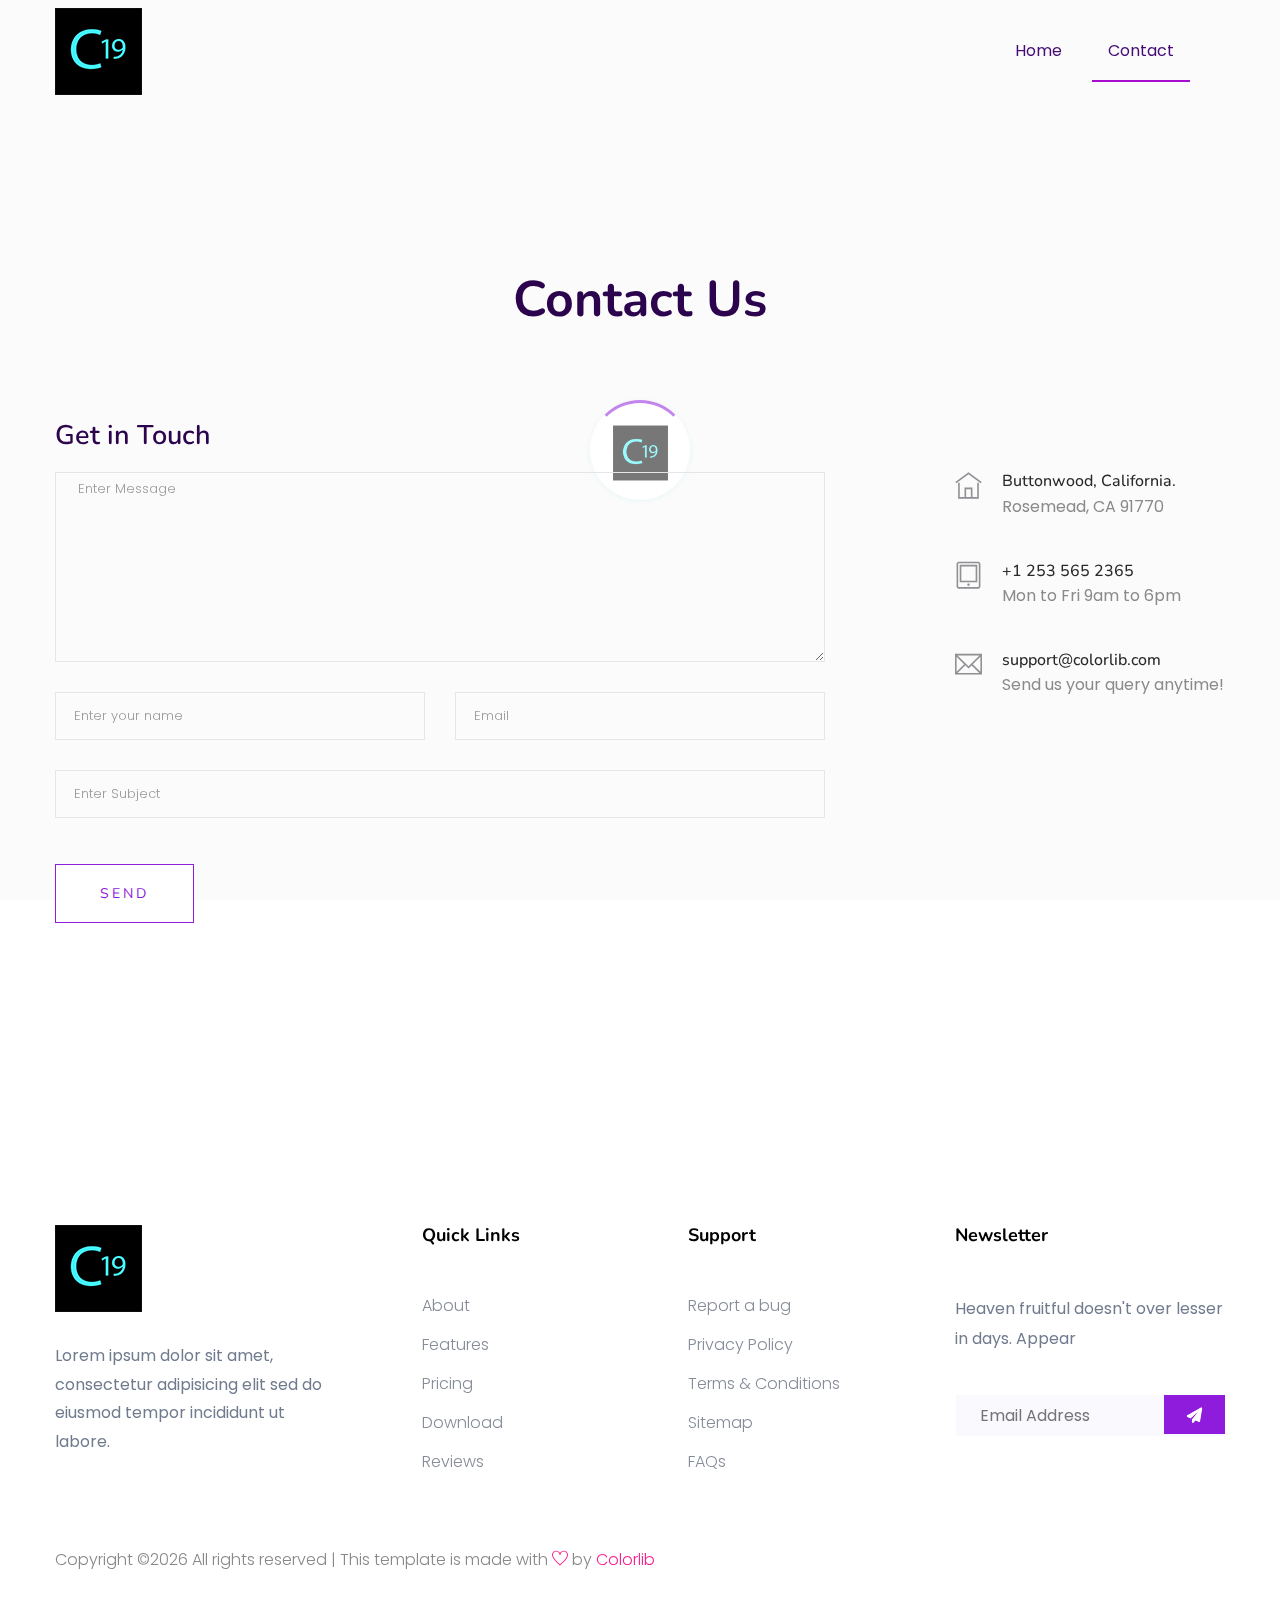
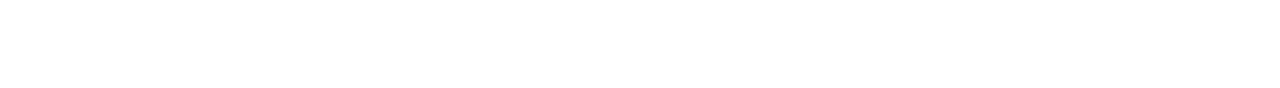
<file: contact.html>
<!doctype html>
<html class="no-js" lang="zxx">

<head>
    <meta charset="utf-8">
    <meta http-equiv="x-ua-compatible" content="ie=edge">
    <title>App Landing Template </title>
    <meta name="description" content="">
    <meta name="viewport" content="width=device-width, initial-scale=1">

    <!-- <link rel="manifest" href="site.webmanifest"> -->
	<link rel="shortcut icon" type="image/x-icon" href="assets/img/favicon.ico">
    <!-- Place favicon.ico in the root directory -->

   <!-- CSS here -->
   <link rel="stylesheet" href="assets/css/bootstrap.min.css">
   <link rel="stylesheet" href="assets/css/owl.carousel.min.css">
   <link rel="stylesheet" href="assets/css/slicknav.css">
   <link rel="stylesheet" href="assets/css/animate.min.css">
   <link rel="stylesheet" href="assets/css/magnific-popup.css">
   <link rel="stylesheet" href="assets/css/fontawesome-all.min.css">
   <link rel="stylesheet" href="assets/css/themify-icons.css">
   <link rel="stylesheet" href="assets/css/themify-icons.css">
   <link rel="stylesheet" href="assets/css/slick.css">
   <link rel="stylesheet" href="assets/css/nice-select.css">
   <link rel="stylesheet" href="assets/css/style.css">
   <link rel="stylesheet" href="assets/css/responsive.css">
</head>

<body>
    
    <!-- Preloader Start -->
    <div id="preloader-active">
        <div class="preloader d-flex align-items-center justify-content-center">
            <div class="preloader-inner position-relative">
                <div class="preloader-circle"></div>
                <div class="preloader-img pere-text">
                    <img src="assets/img/logo/logo.png" alt="">
                </div>
            </div>
        </div>
    </div>
    <!-- Preloader Start -->

    <header>
        <!-- Header Start -->
       <div class="header-area header-transparrent ">
            <div class="main-header header-sticky">
                <div class="container">
                    <div class="row align-items-center">
                        <!-- Logo -->
                        <div class="col-xl-2 col-lg-2 col-md-2">
                            <div class="logo">
                                <a href="index.html"><img src="assets/img/logo/logo.png" alt=""></a>
                            </div>
                        </div>
                        <div class="col-xl-10 col-lg-10 col-md-10">
                            <!-- Main-menu -->
                            <div class="main-menu f-right d-none d-lg-block">
                                <nav>
                                    <ul id="navigation">    
                                        <li><a href="index.html"> Home</a></li>
<!-- 
                                        <li><a href="feature.html">Feature</a></li>
                                        <li><a href="services.html">Services</a></li>
                                        <li><a href="pricing.html">Pricing</a></li>
                                        <li><a href="#">Pages</a>
                                            <ul class="submenu">
                                                <li><a href="blog.html">Blog</a></li>
                                                <li><a href="single-blog.html">Blog Details</a></li>
                                                <li><a href="elements.html">Element</a></li>
                                            </ul>
                                        </li>
 -->
                                        <li  class="active"><a href="contact.html">Contact</a></li>
                                    </ul>
                                </nav>
                            </div>
                        </div>
                        <!-- Mobile Menu -->
                        <div class="col-12">
                            <div class="mobile_menu d-block d-lg-none"></div>
                        </div>
                    </div>
                </div>
            </div>
       </div>
        <!-- Header End -->
    </header>


    <!-- Slider Area Start-->
    <div class="services-area">
        <div class="container">
            <!-- Section-tittle -->
            <div class="row d-flex justify-content-center">
                <div class="col-lg-8">
                    <div class="section-tittle text-center mb-80">
                        <h2>Contact Us​</h2>
                    </div>
                </div>
            </div>
        </div>
    </div>
    <!-- Slider Area End-->

    <!-- ================ contact section start ================= -->
    <section class="contact-section">
            <div class="container">
                <div class="d-none d-sm-block mb-5 pb-4">
                <!-- 
				<iframe width="1200" height="900" frameborder="0" scrolling="no" marginheight="0" marginwidth="0" title="2019-nCoV" src="https://coronavirus.jhu.edu/map.html">
                </iframe>
 				-->
                    <!-- 
                    <div id="map" style="height: 480px; position: relative; overflow: hidden;"><div style="height: 100%; width: 100%; position: absolute; top: 0px; left: 0px; background-color: rgb(229, 227, 223);"><div class="gm-style" style="position: absolute; z-index: 0; left: 0px; top: 0px; height: 100%; width: 100%; padding: 0px; border-width: 0px; margin: 0px;"><div tabindex="0" style="position: absolute; z-index: 0; left: 0px; top: 0px; height: 100%; width: 100%; padding: 0px; border-width: 0px; margin: 0px; cursor: url(&quot;https://maps.gstatic.com/mapfiles/openhand_8_8.cur&quot;), default; touch-action: pan-x pan-y;"><div style="z-index: 1; position: absolute; left: 50%; top: 50%; width: 100%; transform: translate(0px, 0px);"><div style="position: absolute; left: 0px; top: 0px; z-index: 100; width: 100%;"><div style="position: absolute; left: 0px; top: 0px; z-index: 0;"><div style="position: absolute; z-index: 991; transform: matrix(1, 0, 0, 1, -100, -189);"><div style="position: absolute; left: 0px; top: 0px; width: 256px; height: 256px;"><div style="width: 256px; height: 256px;"></div></div><div style="position: absolute; left: -256px; top: 0px; width: 256px; height: 256px;"><div style="width: 256px; height: 256px;"></div></div><div style="position: absolute; left: -256px; top: -256px; width: 256px; height: 256px;"><div style="width: 256px; height: 256px;"></div></div><div style="position: absolute; left: 0px; top: -256px; width: 256px; height: 256px;"><div style="width: 256px; height: 256px;"></div></div><div style="position: absolute; left: 256px; top: -256px; width: 256px; height: 256px;"><div style="width: 256px; height: 256px;"></div></div><div style="position: absolute; left: 256px; top: 0px; width: 256px; height: 256px;"><div style="width: 256px; height: 256px;"></div></div><div style="position: absolute; left: 256px; top: 256px; width: 256px; height: 256px;"><div style="width: 256px; height: 256px;"></div></div><div style="position: absolute; left: 0px; top: 256px; width: 256px; height: 256px;"><div style="width: 256px; height: 256px;"></div></div><div style="position: absolute; left: -256px; top: 256px; width: 256px; height: 256px;"><div style="width: 256px; height: 256px;"></div></div><div style="position: absolute; left: -512px; top: 256px; width: 256px; height: 256px;"><div style="width: 256px; height: 256px;"></div></div><div style="position: absolute; left: -512px; top: 0px; width: 256px; height: 256px;"><div style="width: 256px; height: 256px;"></div></div><div style="position: absolute; left: -512px; top: -256px; width: 256px; height: 256px;"><div style="width: 256px; height: 256px;"></div></div><div style="position: absolute; left: 512px; top: -256px; width: 256px; height: 256px;"><div style="width: 256px; height: 256px;"></div></div><div style="position: absolute; left: 512px; top: 0px; width: 256px; height: 256px;"><div style="width: 256px; height: 256px;"></div></div><div style="position: absolute; left: 512px; top: 256px; width: 256px; height: 256px;"><div style="width: 256px; height: 256px;"></div></div></div></div></div><div style="position: absolute; left: 0px; top: 0px; z-index: 101; width: 100%;"></div><div style="position: absolute; left: 0px; top: 0px; z-index: 102; width: 100%;"></div><div style="position: absolute; left: 0px; top: 0px; z-index: 103; width: 100%;"><div style="position: absolute; left: 0px; top: 0px; z-index: -1;"><div style="position: absolute; z-index: 991; transform: matrix(1, 0, 0, 1, -100, -189);"><div style="width: 256px; height: 256px; overflow: hidden; position: absolute; left: 0px; top: 0px;"></div><div style="width: 256px; height: 256px; overflow: hidden; position: absolute; left: -256px; top: 0px;"></div><div style="width: 256px; height: 256px; overflow: hidden; position: absolute; left: -256px; top: -256px;"></div><div style="width: 256px; height: 256px; overflow: hidden; position: absolute; left: 0px; top: -256px;"></div><div style="width: 256px; height: 256px; overflow: hidden; position: absolute; left: 256px; top: -256px;"></div><div style="width: 256px; height: 256px; overflow: hidden; position: absolute; left: 256px; top: 0px;"></div><div style="width: 256px; height: 256px; overflow: hidden; position: absolute; left: 256px; top: 256px;"></div><div style="width: 256px; height: 256px; overflow: hidden; position: absolute; left: 0px; top: 256px;"></div><div style="width: 256px; height: 256px; overflow: hidden; position: absolute; left: -256px; top: 256px;"></div><div style="width: 256px; height: 256px; overflow: hidden; position: absolute; left: -512px; top: 256px;"></div><div style="width: 256px; height: 256px; overflow: hidden; position: absolute; left: -512px; top: 0px;"></div><div style="width: 256px; height: 256px; overflow: hidden; position: absolute; left: -512px; top: -256px;"></div><div style="width: 256px; height: 256px; overflow: hidden; position: absolute; left: 512px; top: -256px;"></div><div style="width: 256px; height: 256px; overflow: hidden; position: absolute; left: 512px; top: 0px;"></div><div style="width: 256px; height: 256px; overflow: hidden; position: absolute; left: 512px; top: 256px;"></div></div></div></div><div style="position: absolute; left: 0px; top: 0px; z-index: 0;"><div style="position: absolute; z-index: 991; transform: matrix(1, 0, 0, 1, -100, -189);"><div style="position: absolute; left: 0px; top: 0px; width: 256px; height: 256px; transition: opacity 200ms linear 0s;"><img draggable="false" alt="" role="presentation" src="https://maps.googleapis.com/maps/vt?pb=!1m5!1m4!1i9!2i470!3i302!4i256!2m3!1e0!2sm!3i476185792!2m3!1e2!6m1!3e5!3m14!2sen-US!3sUS!5e18!12m1!1e68!12m3!1e37!2m1!1ssmartmaps!12m4!1e26!2m2!1sstyles!2zcC5zOi02MHxwLmw6LTYw!4e0&amp;key=AIzaSyDpfS1oRGreGSBU5HHjMmQ3o5NLw7VdJ6I&amp;token=70038" style="width: 256px; height: 256px; user-select: none; border: 0px; padding: 0px; margin: 0px; max-width: none;"></div><div style="position: absolute; left: 256px; top: 0px; width: 256px; height: 256px; transition: opacity 200ms linear 0s;"><img draggable="false" alt="" role="presentation" src="https://maps.googleapis.com/maps/vt?pb=!1m5!1m4!1i9!2i471!3i302!4i256!2m3!1e0!2sm!3i476185840!2m3!1e2!6m1!3e5!3m14!2sen-US!3sUS!5e18!12m1!1e68!12m3!1e37!2m1!1ssmartmaps!12m4!1e26!2m2!1sstyles!2zcC5zOi02MHxwLmw6LTYw!4e0&amp;key=AIzaSyDpfS1oRGreGSBU5HHjMmQ3o5NLw7VdJ6I&amp;token=84496" style="width: 256px; height: 256px; user-select: none; border: 0px; padding: 0px; margin: 0px; max-width: none;"></div><div style="position: absolute; left: 256px; top: 256px; width: 256px; height: 256px; transition: opacity 200ms linear 0s;"><img draggable="false" alt="" role="presentation" src="https://maps.googleapis.com/maps/vt?pb=!1m5!1m4!1i9!2i471!3i303!4i256!2m3!1e0!2sm!3i476185840!2m3!1e2!6m1!3e5!3m14!2sen-US!3sUS!5e18!12m1!1e68!12m3!1e37!2m1!1ssmartmaps!12m4!1e26!2m2!1sstyles!2zcC5zOi02MHxwLmw6LTYw!4e0&amp;key=AIzaSyDpfS1oRGreGSBU5HHjMmQ3o5NLw7VdJ6I&amp;token=107953" style="width: 256px; height: 256px; user-select: none; border: 0px; padding: 0px; margin: 0px; max-width: none;"></div><div style="position: absolute; left: 0px; top: 256px; width: 256px; height: 256px; transition: opacity 200ms linear 0s;"><img draggable="false" alt="" role="presentation" src="https://maps.googleapis.com/maps/vt?pb=!1m5!1m4!1i9!2i470!3i303!4i256!2m3!1e0!2sm!3i476185792!2m3!1e2!6m1!3e5!3m14!2sen-US!3sUS!5e18!12m1!1e68!12m3!1e37!2m1!1ssmartmaps!12m4!1e26!2m2!1sstyles!2zcC5zOi02MHxwLmw6LTYw!4e0&amp;key=AIzaSyDpfS1oRGreGSBU5HHjMmQ3o5NLw7VdJ6I&amp;token=93495" style="width: 256px; height: 256px; user-select: none; border: 0px; padding: 0px; margin: 0px; max-width: none;"></div><div style="position: absolute; left: -256px; top: 256px; width: 256px; height: 256px; transition: opacity 200ms linear 0s;"><img draggable="false" alt="" role="presentation" src="https://maps.googleapis.com/maps/vt?pb=!1m5!1m4!1i9!2i469!3i303!4i256!2m3!1e0!2sm!3i476185792!2m3!1e2!6m1!3e5!3m14!2sen-US!3sUS!5e18!12m1!1e68!12m3!1e37!2m1!1ssmartmaps!12m4!1e26!2m2!1sstyles!2zcC5zOi02MHxwLmw6LTYw!4e0&amp;key=AIzaSyDpfS1oRGreGSBU5HHjMmQ3o5NLw7VdJ6I&amp;token=85128" style="width: 256px; height: 256px; user-select: none; border: 0px; padding: 0px; margin: 0px; max-width: none;"></div><div style="position: absolute; left: -512px; top: 256px; width: 256px; height: 256px; transition: opacity 200ms linear 0s;"><img draggable="false" alt="" role="presentation" src="https://maps.googleapis.com/maps/vt?pb=!1m5!1m4!1i9!2i468!3i303!4i256!2m3!1e0!2sm!3i476185504!2m3!1e2!6m1!3e5!3m14!2sen-US!3sUS!5e18!12m1!1e68!12m3!1e37!2m1!1ssmartmaps!12m4!1e26!2m2!1sstyles!2zcC5zOi02MHxwLmw6LTYw!4e0&amp;key=AIzaSyDpfS1oRGreGSBU5HHjMmQ3o5NLw7VdJ6I&amp;token=46831" style="width: 256px; height: 256px; user-select: none; border: 0px; padding: 0px; margin: 0px; max-width: none;"></div><div style="position: absolute; left: -512px; top: 0px; width: 256px; height: 256px; transition: opacity 200ms linear 0s;"><img draggable="false" alt="" role="presentation" src="https://maps.googleapis.com/maps/vt?pb=!1m5!1m4!1i9!2i468!3i302!4i256!2m3!1e0!2sm!3i476184952!2m3!1e2!6m1!3e5!3m14!2sen-US!3sUS!5e18!12m1!1e68!12m3!1e37!2m1!1ssmartmaps!12m4!1e26!2m2!1sstyles!2zcC5zOi02MHxwLmw6LTYw!4e0&amp;key=AIzaSyDpfS1oRGreGSBU5HHjMmQ3o5NLw7VdJ6I&amp;token=10814" style="width: 256px; height: 256px; user-select: none; border: 0px; padding: 0px; margin: 0px; max-width: none;"></div><div style="position: absolute; left: -512px; top: -256px; width: 256px; height: 256px; transition: opacity 200ms linear 0s;"><img draggable="false" alt="" role="presentation" src="https://maps.googleapis.com/maps/vt?pb=!1m5!1m4!1i9!2i468!3i301!4i256!2m3!1e0!2sm!3i476184952!2m3!1e2!6m1!3e5!3m14!2sen-US!3sUS!5e18!12m1!1e68!12m3!1e37!2m1!1ssmartmaps!12m4!1e26!2m2!1sstyles!2zcC5zOi02MHxwLmw6LTYw!4e0&amp;key=AIzaSyDpfS1oRGreGSBU5HHjMmQ3o5NLw7VdJ6I&amp;token=118428" style="width: 256px; height: 256px; user-select: none; border: 0px; padding: 0px; margin: 0px; max-width: none;"></div><div style="position: absolute; left: 512px; top: -256px; width: 256px; height: 256px; transition: opacity 200ms linear 0s;"><img draggable="false" alt="" role="presentation" src="https://maps.googleapis.com/maps/vt?pb=!1m5!1m4!1i9!2i472!3i301!4i256!2m3!1e0!2sm!3i476185636!2m3!1e2!6m1!3e5!3m14!2sen-US!3sUS!5e18!12m1!1e68!12m3!1e37!2m1!1ssmartmaps!12m4!1e26!2m2!1sstyles!2zcC5zOi02MHxwLmw6LTYw!4e0&amp;key=AIzaSyDpfS1oRGreGSBU5HHjMmQ3o5NLw7VdJ6I&amp;token=43995" style="width: 256px; height: 256px; user-select: none; border: 0px; padding: 0px; margin: 0px; max-width: none;"></div><div style="position: absolute; left: 512px; top: 0px; width: 256px; height: 256px; transition: opacity 200ms linear 0s;"><img draggable="false" alt="" role="presentation" src="https://maps.googleapis.com/maps/vt?pb=!1m5!1m4!1i9!2i472!3i302!4i256!2m3!1e0!2sm!3i476185840!2m3!1e2!6m1!3e5!3m14!2sen-US!3sUS!5e18!12m1!1e68!12m3!1e37!2m1!1ssmartmaps!12m4!1e26!2m2!1sstyles!2zcC5zOi02MHxwLmw6LTYw!4e0&amp;key=AIzaSyDpfS1oRGreGSBU5HHjMmQ3o5NLw7VdJ6I&amp;token=905" style="width: 256px; height: 256px; user-select: none; border: 0px; padding: 0px; margin: 0px; max-width: none;"></div><div style="position: absolute; left: 512px; top: 256px; width: 256px; height: 256px; transition: opacity 200ms linear 0s;"><img draggable="false" alt="" role="presentation" src="https://maps.googleapis.com/maps/vt?pb=!1m5!1m4!1i9!2i472!3i303!4i256!2m3!1e0!2sm!3i476185840!2m3!1e2!6m1!3e5!3m14!2sen-US!3sUS!5e18!12m1!1e68!12m3!1e37!2m1!1ssmartmaps!12m4!1e26!2m2!1sstyles!2zcC5zOi02MHxwLmw6LTYw!4e0&amp;key=AIzaSyDpfS1oRGreGSBU5HHjMmQ3o5NLw7VdJ6I&amp;token=24362" style="width: 256px; height: 256px; user-select: none; border: 0px; padding: 0px; margin: 0px; max-width: none;"></div><div style="position: absolute; left: -256px; top: 0px; width: 256px; height: 256px; transition: opacity 200ms linear 0s;"><img draggable="false" alt="" role="presentation" src="https://maps.googleapis.com/maps/vt?pb=!1m5!1m4!1i9!2i469!3i302!4i256!2m3!1e0!2sm!3i476185792!2m3!1e2!6m1!3e5!3m14!2sen-US!3sUS!5e18!12m1!1e68!12m3!1e37!2m1!1ssmartmaps!12m4!1e26!2m2!1sstyles!2zcC5zOi02MHxwLmw6LTYw!4e0&amp;key=AIzaSyDpfS1oRGreGSBU5HHjMmQ3o5NLw7VdJ6I&amp;token=61671" style="width: 256px; height: 256px; user-select: none; border: 0px; padding: 0px; margin: 0px; max-width: none;"></div><div style="position: absolute; left: -256px; top: -256px; width: 256px; height: 256px; transition: opacity 200ms linear 0s;"><img draggable="false" alt="" role="presentation" src="https://maps.googleapis.com/maps/vt?pb=!1m5!1m4!1i9!2i469!3i301!4i256!2m3!1e0!2sm!3i476185792!2m3!1e2!6m1!3e5!3m14!2sen-US!3sUS!5e18!12m1!1e68!12m3!1e37!2m1!1ssmartmaps!12m4!1e26!2m2!1sstyles!2zcC5zOi02MHxwLmw6LTYw!4e0&amp;key=AIzaSyDpfS1oRGreGSBU5HHjMmQ3o5NLw7VdJ6I&amp;token=38214" style="width: 256px; height: 256px; user-select: none; border: 0px; padding: 0px; margin: 0px; max-width: none;"></div><div style="position: absolute; left: 0px; top: -256px; width: 256px; height: 256px; transition: opacity 200ms linear 0s;"><img draggable="false" alt="" role="presentation" src="https://maps.googleapis.com/maps/vt?pb=!1m5!1m4!1i9!2i470!3i301!4i256!2m3!1e0!2sm!3i476185792!2m3!1e2!6m1!3e5!3m14!2sen-US!3sUS!5e18!12m1!1e68!12m3!1e37!2m1!1ssmartmaps!12m4!1e26!2m2!1sstyles!2zcC5zOi02MHxwLmw6LTYw!4e0&amp;key=AIzaSyDpfS1oRGreGSBU5HHjMmQ3o5NLw7VdJ6I&amp;token=46581" style="width: 256px; height: 256px; user-select: none; border: 0px; padding: 0px; margin: 0px; max-width: none;"></div><div style="position: absolute; left: 256px; top: -256px; width: 256px; height: 256px; transition: opacity 200ms linear 0s;"><img draggable="false" alt="" role="presentation" src="https://maps.googleapis.com/maps/vt?pb=!1m5!1m4!1i9!2i471!3i301!4i256!2m3!1e0!2sm!3i476185792!2m3!1e2!6m1!3e5!3m14!2sen-US!3sUS!5e18!12m1!1e68!12m3!1e37!2m1!1ssmartmaps!12m4!1e26!2m2!1sstyles!2zcC5zOi02MHxwLmw6LTYw!4e0&amp;key=AIzaSyDpfS1oRGreGSBU5HHjMmQ3o5NLw7VdJ6I&amp;token=94061" style="width: 256px; height: 256px; user-select: none; border: 0px; padding: 0px; margin: 0px; max-width: none;"></div></div></div></div><div class="gm-style-pbc" style="z-index: 2; position: absolute; height: 100%; width: 100%; padding: 0px; border-width: 0px; margin: 0px; left: 0px; top: 0px; opacity: 0;"><p class="gm-style-pbt"></p></div><div style="z-index: 3; position: absolute; height: 100%; width: 100%; padding: 0px; border-width: 0px; margin: 0px; left: 0px; top: 0px; touch-action: pan-x pan-y;"><div style="z-index: 4; position: absolute; left: 50%; top: 50%; width: 100%; transform: translate(0px, 0px);"><div style="position: absolute; left: 0px; top: 0px; z-index: 104; width: 100%;"></div><div style="position: absolute; left: 0px; top: 0px; z-index: 105; width: 100%;"></div><div style="position: absolute; left: 0px; top: 0px; z-index: 106; width: 100%;"></div><div style="position: absolute; left: 0px; top: 0px; z-index: 107; width: 100%;"></div></div></div></div><iframe aria-hidden="true" frameborder="0" style="z-index: -1; position: absolute; width: 100%; height: 100%; top: 0px; left: 0px; border: none;" src="about:blank"></iframe><div style="margin-left: 5px; margin-right: 5px; z-index: 1000000; position: absolute; left: 0px; bottom: 0px;"><a target="_blank" rel="noopener" href="https://maps.google.com/maps?ll=-31.197,150.744&amp;z=9&amp;t=m&amp;hl=en-US&amp;gl=US&amp;mapclient=apiv3" title="Open this area in Google Maps (opens a new window)" style="position: static; overflow: visible; float: none; display: inline;"><div style="width: 66px; height: 26px; cursor: pointer;"><img alt="" src="https://maps.gstatic.com/mapfiles/api-3/images/google_white5.png" draggable="false" style="position: absolute; left: 0px; top: 0px; width: 66px; height: 26px; user-select: none; border: 0px; padding: 0px; margin: 0px;"></div></a></div><div style="background-color: white; padding: 15px 21px; border: 1px solid rgb(171, 171, 171); font-family: Roboto, Arial, sans-serif; color: rgb(34, 34, 34); box-sizing: border-box; box-shadow: rgba(0, 0, 0, 0.2) 0px 4px 16px; z-index: 10000002; display: none; width: 300px; height: 180px; position: absolute; left: 315px; top: 150px;"><div style="padding: 0px 0px 10px; font-size: 16px; box-sizing: border-box;">Map Data</div><div style="font-size: 13px;">Map data ©2019 Google</div><button draggable="false" title="Close" aria-label="Close" type="button" class="gm-ui-hover-effect" style="background: none; display: block; border: 0px; margin: 0px; padding: 0px; position: absolute; cursor: pointer; user-select: none; top: 0px; right: 0px; width: 37px; height: 37px;"><img src="data:image/svg+xml,%3Csvg%20xmlns%3D%22http%3A%2F%2Fwww.w3.org%2F2000%2Fsvg%22%20width%3D%2224px%22%20height%3D%2224px%22%20viewBox%3D%220%200%2024%2024%22%20fill%3D%22%23000000%22%3E%0A%20%20%20%20%3Cpath%20d%3D%22M19%206.41L17.59%205%2012%2010.59%206.41%205%205%206.41%2010.59%2012%205%2017.59%206.41%2019%2012%2013.41%2017.59%2019%2019%2017.59%2013.41%2012z%22%2F%3E%0A%20%20%20%20%3Cpath%20d%3D%22M0%200h24v24H0z%22%20fill%3D%22none%22%2F%3E%0A%3C%2Fsvg%3E%0A" style="pointer-events: none; display: block; width: 13px; height: 13px; margin: 12px;"></button></div><div class="gmnoprint" style="z-index: 1000001; position: absolute; right: 166px; bottom: 0px; width: 121px;"><div draggable="false" class="gm-style-cc" style="user-select: none; height: 14px; line-height: 14px;"><div style="opacity: 0.7; width: 100%; height: 100%; position: absolute;"><div style="width: 1px;"></div><div style="background-color: rgb(245, 245, 245); width: auto; height: 100%; margin-left: 1px;"></div></div><div style="position: relative; padding-right: 6px; padding-left: 6px; box-sizing: border-box; font-family: Roboto, Arial, sans-serif; font-size: 10px; color: rgb(68, 68, 68); white-space: nowrap; direction: ltr; text-align: right; vertical-align: middle; display: inline-block;"><a style="text-decoration: none; cursor: pointer; display: none;">Map Data</a><span>Map data ©2019 Google</span></div></div></div><div class="gmnoscreen" style="position: absolute; right: 0px; bottom: 0px;"><div style="font-family: Roboto, Arial, sans-serif; font-size: 11px; color: rgb(68, 68, 68); direction: ltr; text-align: right; background-color: rgb(245, 245, 245);">Map data ©2019 Google</div></div><div class="gmnoprint gm-style-cc" draggable="false" style="z-index: 1000001; user-select: none; height: 14px; line-height: 14px; position: absolute; right: 95px; bottom: 0px;"><div style="opacity: 0.7; width: 100%; height: 100%; position: absolute;"><div style="width: 1px;"></div><div style="background-color: rgb(245, 245, 245); width: auto; height: 100%; margin-left: 1px;"></div></div><div style="position: relative; padding-right: 6px; padding-left: 6px; box-sizing: border-box; font-family: Roboto, Arial, sans-serif; font-size: 10px; color: rgb(68, 68, 68); white-space: nowrap; direction: ltr; text-align: right; vertical-align: middle; display: inline-block;"><a href="https://www.google.com/intl/en-US_US/help/terms_maps.html" target="_blank" rel="noopener" style="text-decoration: none; cursor: pointer; color: rgb(68, 68, 68);">Terms of Use</a></div></div><button draggable="false" title="Toggle fullscreen view" aria-label="Toggle fullscreen view" type="button" class="gm-control-active gm-fullscreen-control" style="background: none rgb(255, 255, 255); border: 0px; margin: 10px; padding: 0px; position: absolute; cursor: pointer; user-select: none; border-radius: 2px; height: 40px; width: 40px; box-shadow: rgba(0, 0, 0, 0.3) 0px 1px 4px -1px; overflow: hidden; top: 0px; right: 0px;"><img src="data:image/svg+xml,%3Csvg%20xmlns%3D%22http%3A%2F%2Fwww.w3.org%2F2000%2Fsvg%22%20width%3D%2218%22%20height%3D%2218%22%20viewBox%3D%220%20018%2018%22%3E%0A%20%20%3Cpath%20fill%3D%22%23666%22%20d%3D%22M0%2C0v2v4h2V2h4V0H2H0z%20M16%2C0h-4v2h4v4h2V2V0H16z%20M16%2C16h-4v2h4h2v-2v-4h-2V16z%20M2%2C12H0v4v2h2h4v-2H2V12z%22%2F%3E%0A%3C%2Fsvg%3E%0A" style="height: 18px; width: 18px;"><img src="data:image/svg+xml,%3Csvg%20xmlns%3D%22http%3A%2F%2Fwww.w3.org%2F2000%2Fsvg%22%20width%3D%2218%22%20height%3D%2218%22%20viewBox%3D%220%200%2018%2018%22%3E%0A%20%20%3Cpath%20fill%3D%22%23333%22%20d%3D%22M0%2C0v2v4h2V2h4V0H2H0z%20M16%2C0h-4v2h4v4h2V2V0H16z%20M16%2C16h-4v2h4h2v-2v-4h-2V16z%20M2%2C12H0v4v2h2h4v-2H2V12z%22%2F%3E%0A%3C%2Fsvg%3E%0A" style="height: 18px; width: 18px;"><img src="data:image/svg+xml,%3Csvg%20xmlns%3D%22http%3A%2F%2Fwww.w3.org%2F2000%2Fsvg%22%20width%3D%2218%22%20height%3D%2218%22%20viewBox%3D%220%200%2018%2018%22%3E%0A%20%20%3Cpath%20fill%3D%22%23111%22%20d%3D%22M0%2C0v2v4h2V2h4V0H2H0z%20M16%2C0h-4v2h4v4h2V2V0H16z%20M16%2C16h-4v2h4h2v-2v-4h-2V16z%20M2%2C12H0v4v2h2h4v-2H2V12z%22%2F%3E%0A%3C%2Fsvg%3E%0A" style="height: 18px; width: 18px;"></button><div draggable="false" class="gm-style-cc" style="user-select: none; height: 14px; line-height: 14px; position: absolute; right: 0px; bottom: 0px;"><div style="opacity: 0.7; width: 100%; height: 100%; position: absolute;"><div style="width: 1px;"></div><div style="background-color: rgb(245, 245, 245); width: auto; height: 100%; margin-left: 1px;"></div></div><div style="position: relative; padding-right: 6px; padding-left: 6px; box-sizing: border-box; font-family: Roboto, Arial, sans-serif; font-size: 10px; color: rgb(68, 68, 68); white-space: nowrap; direction: ltr; text-align: right; vertical-align: middle; display: inline-block;"><a target="_blank" rel="noopener" title="Report errors in the road map or imagery to Google" href="https://www.google.com/maps/@-31.197,150.744,9z/data=!10m1!1e1!12b1?source=apiv3&amp;rapsrc=apiv3" style="font-family: Roboto, Arial, sans-serif; font-size: 10px; color: rgb(68, 68, 68); text-decoration: none; position: relative;">Report a map error</a></div></div><div class="gmnoprint gm-bundled-control gm-bundled-control-on-bottom" draggable="false" controlwidth="40" controlheight="81" style="margin: 10px; user-select: none; position: absolute; bottom: 95px; right: 40px;"><div class="gmnoprint" controlwidth="40" controlheight="81" style="position: absolute; left: 0px; top: 0px;"><div draggable="false" style="user-select: none; box-shadow: rgba(0, 0, 0, 0.3) 0px 1px 4px -1px; border-radius: 2px; cursor: pointer; background-color: rgb(255, 255, 255); width: 40px; height: 81px;"><button draggable="false" title="Zoom in" aria-label="Zoom in" type="button" class="gm-control-active" style="background: none; display: block; border: 0px; margin: 0px; padding: 0px; position: relative; cursor: pointer; user-select: none; overflow: hidden; width: 40px; height: 40px; top: 0px; left: 0px;"><img src="data:image/svg+xml,%3Csvg%20xmlns%3D%22http%3A%2F%2Fwww.w3.org%2F2000%2Fsvg%22%20width%3D%2218%22%20height%3D%2218%22%20viewBox%3D%220%200%2018%2018%22%3E%0A%20%20%3Cpolygon%20fill%3D%22%23666%22%20points%3D%2218%2C7%2011%2C7%2011%2C0%207%2C0%207%2C7%200%2C7%200%2C11%207%2C11%207%2C18%2011%2C18%2011%2C11%2018%2C11%22%2F%3E%0A%3C%2Fsvg%3E%0A" style="height: 18px; width: 18px;"><img src="data:image/svg+xml,%3Csvg%20xmlns%3D%22http%3A%2F%2Fwww.w3.org%2F2000%2Fsvg%22%20width%3D%2218%22%20height%3D%2218%22%20viewBox%3D%220%200%2018%2018%22%3E%0A%20%20%3Cpolygon%20fill%3D%22%23333%22%20points%3D%2218%2C7%2011%2C7%2011%2C0%207%2C0%207%2C7%200%2C7%200%2C11%207%2C11%207%2C18%2011%2C18%2011%2C11%2018%2C11%22%2F%3E%0A%3C%2Fsvg%3E%0A" style="height: 18px; width: 18px;"><img src="data:image/svg+xml,%3Csvg%20xmlns%3D%22http%3A%2F%2Fwww.w3.org%2F2000%2Fsvg%22%20width%3D%2218%22%20height%3D%2218%22%20viewBox%3D%220%200%2018%2018%22%3E%0A%20%20%3Cpolygon%20fill%3D%22%23111%22%20points%3D%2218%2C7%2011%2C7%2011%2C0%207%2C0%207%2C7%200%2C7%200%2C11%207%2C11%207%2C18%2011%2C18%2011%2C11%2018%2C11%22%2F%3E%0A%3C%2Fsvg%3E%0A" style="height: 18px; width: 18px;"></button><div style="position: relative; overflow: hidden; width: 30px; height: 1px; margin: 0px 5px; background-color: rgb(230, 230, 230); top: 0px;"></div><button draggable="false" title="Zoom out" aria-label="Zoom out" type="button" class="gm-control-active" style="background: none; display: block; border: 0px; margin: 0px; padding: 0px; position: relative; cursor: pointer; user-select: none; overflow: hidden; width: 40px; height: 40px; top: 0px; left: 0px;"><img src="data:image/svg+xml,%3Csvg%20xmlns%3D%22http%3A%2F%2Fwww.w3.org%2F2000%2Fsvg%22%20width%3D%2218%22%20height%3D%2218%22%20viewBox%3D%220%200%2018%2018%22%3E%0A%20%20%3Cpath%20fill%3D%22%23666%22%20d%3D%22M0%2C7h18v4H0V7z%22%2F%3E%0A%3C%2Fsvg%3E%0A" style="height: 18px; width: 18px;"><img src="data:image/svg+xml,%3Csvg%20xmlns%3D%22http%3A%2F%2Fwww.w3.org%2F2000%2Fsvg%22%20width%3D%2218%22%20height%3D%2218%22%20viewBox%3D%220%200%2018%2018%22%3E%0A%20%20%3Cpath%20fill%3D%22%23333%22%20d%3D%22M0%2C7h18v4H0V7z%22%2F%3E%0A%3C%2Fsvg%3E%0A" style="height: 18px; width: 18px;"><img src="data:image/svg+xml,%3Csvg%20xmlns%3D%22http%3A%2F%2Fwww.w3.org%2F2000%2Fsvg%22%20width%3D%2218%22%20height%3D%2218%22%20viewBox%3D%220%200%2018%2018%22%3E%0A%20%20%3Cpath%20fill%3D%22%23111%22%20d%3D%22M0%2C7h18v4H0V7z%22%2F%3E%0A%3C%2Fsvg%3E%0A" style="height: 18px; width: 18px;"></button></div></div><div class="gmnoprint" controlwidth="40" controlheight="40" style="display: none; position: absolute;"><div style="width: 40px; height: 40px;"><button draggable="false" title="Rotate map 90 degrees" aria-label="Rotate map 90 degrees" type="button" class="gm-control-active" style="background: none rgb(255, 255, 255); display: none; border: 0px; margin: 0px 0px 32px; padding: 0px; position: relative; cursor: pointer; user-select: none; width: 40px; height: 40px; top: 0px; left: 0px; overflow: hidden; box-shadow: rgba(0, 0, 0, 0.3) 0px 1px 4px -1px; border-radius: 2px;"><img src="data:image/svg+xml,%3Csvg%20xmlns%3D%22http%3A%2F%2Fwww.w3.org%2F2000%2Fsvg%22%20width%3D%2224%22%20height%3D%2222%22%20viewBox%3D%220%200%2024%2022%22%3E%0A%20%20%3Cpath%20fill%3D%22%23666%22%20fill-rule%3D%22evenodd%22%20d%3D%22M20%2010c0-5.52-4.48-10-10-10s-10%204.48-10%2010v5h5v-5c0-2.76%202.24-5%205-5s5%202.24%205%205v5h-4l6.5%207%206.5-7h-4v-5z%22%20clip-rule%3D%22evenodd%22%2F%3E%0A%3C%2Fsvg%3E%0A" style="height: 18px; width: 18px;"><img src="data:image/svg+xml,%3Csvg%20xmlns%3D%22http%3A%2F%2Fwww.w3.org%2F2000%2Fsvg%22%20width%3D%2224%22%20height%3D%2222%22%20viewBox%3D%220%200%2024%2022%22%3E%0A%20%20%3Cpath%20fill%3D%22%23333%22%20fill-rule%3D%22evenodd%22%20d%3D%22M20%2010c0-5.52-4.48-10-10-10s-10%204.48-10%2010v5h5v-5c0-2.76%202.24-5%205-5s5%202.24%205%205v5h-4l6.5%207%206.5-7h-4v-5z%22%20clip-rule%3D%22evenodd%22%2F%3E%0A%3C%2Fsvg%3E%0A" style="height: 18px; width: 18px;"><img src="data:image/svg+xml,%3Csvg%20xmlns%3D%22http%3A%2F%2Fwww.w3.org%2F2000%2Fsvg%22%20width%3D%2224%22%20height%3D%2222%22%20viewBox%3D%220%200%2024%2022%22%3E%0A%20%20%3Cpath%20fill%3D%22%23111%22%20fill-rule%3D%22evenodd%22%20d%3D%22M20%2010c0-5.52-4.48-10-10-10s-10%204.48-10%2010v5h5v-5c0-2.76%202.24-5%205-5s5%202.24%205%205v5h-4l6.5%207%206.5-7h-4v-5z%22%20clip-rule%3D%22evenodd%22%2F%3E%0A%3C%2Fsvg%3E%0A" style="height: 18px; width: 18px;"></button><button draggable="false" title="Tilt map" aria-label="Tilt map" type="button" class="gm-tilt gm-control-active" style="background: none rgb(255, 255, 255); display: block; border: 0px; margin: 0px; padding: 0px; position: relative; cursor: pointer; user-select: none; width: 40px; height: 40px; top: 0px; left: 0px; overflow: hidden; box-shadow: rgba(0, 0, 0, 0.3) 0px 1px 4px -1px; border-radius: 2px;"><img src="data:image/svg+xml,%3Csvg%20xmlns%3D%22http%3A%2F%2Fwww.w3.org%2F2000%2Fsvg%22%20width%3D%2218px%22%20height%3D%2216px%22%20viewBox%3D%220%200%2018%2016%22%3E%0A%20%20%3Cpath%20fill%3D%22%23666%22%20d%3D%22M0%2C16h8V9H0V16z%20M10%2C16h8V9h-8V16z%20M0%2C7h8V0H0V7z%20M10%2C0v7h8V0H10z%22%2F%3E%0A%3C%2Fsvg%3E%0A" style="width: 18px;"><img src="data:image/svg+xml,%3Csvg%20xmlns%3D%22http%3A%2F%2Fwww.w3.org%2F2000%2Fsvg%22%20width%3D%2218px%22%20height%3D%2216px%22%20viewBox%3D%220%200%2018%2016%22%3E%0A%20%20%3Cpath%20fill%3D%22%23333%22%20d%3D%22M0%2C16h8V9H0V16z%20M10%2C16h8V9h-8V16z%20M0%2C7h8V0H0V7z%20M10%2C0v7h8V0H10z%22%2F%3E%0A%3C%2Fsvg%3E%0A" style="width: 18px;"><img src="data:image/svg+xml,%3Csvg%20xmlns%3D%22http%3A%2F%2Fwww.w3.org%2F2000%2Fsvg%22%20width%3D%2218px%22%20height%3D%2216px%22%20viewBox%3D%220%200%2018%2016%22%3E%0A%20%20%3Cpath%20fill%3D%22%23111%22%20d%3D%22M0%2C16h8V9H0V16z%20M10%2C16h8V9h-8V16z%20M0%2C7h8V0H0V7z%20M10%2C0v7h8V0H10z%22%2F%3E%0A%3C%2Fsvg%3E%0A" style="width: 18px;"></button></div></div></div></div></div><div style="background-color: white; font-weight: 500; font-family: Roboto, sans-serif; padding: 15px 25px; box-sizing: border-box; top: 5px; border: 1px solid rgba(0, 0, 0, 0.12); border-radius: 5px; left: 50%; max-width: 375px; position: absolute; transform: translateX(-50%); width: calc(100% - 10px); z-index: 1;"><div><img alt="" src="https://maps.gstatic.com/mapfiles/api-3/images/google_gray.svg" draggable="false" style="padding: 0px; margin: 0px; border: 0px; height: 17px; vertical-align: middle; width: 52px; user-select: none;"></div><div style="line-height: 20px; margin: 15px 0px;"><span style="color: rgba(0, 0, 0, 0.87); font-size: 14px;">This page can't load Google Maps correctly.</span></div><table style="width: 100%;"><tr><td style="line-height: 16px; vertical-align: middle;"><a href="https://developers.google.com/maps/documentation/javascript/error-messages?utm_source=maps_js&amp;utm_medium=degraded&amp;utm_campaign=billing#api-key-and-billing-errors" target="_blank" rel="noopener" style="color: rgba(0, 0, 0, 0.54); font-size: 12px;">Do you own this website?</a></td><td style="text-align: right;"><button class="dismissButton">OK</button></td></tr></table></div></div>

					<script>
                        function initMap() {
                            var uluru = {
                                lat: -25.363,
                                lng: 131.044
                            };
                            var grayStyles = [{
                                    featureType: "all",
                                    stylers: [{
                                            saturation: -90
                                        },
                                        {
                                            lightness: 50
                                        }
                                    ]
                                },
                                {
                                    elementType: 'labels.text.fill',
                                    stylers: [{
                                        color: '#ccdee9'
                                    }]
                                }
                            ];
                            var map = new google.maps.Map(document.getElementById('map'), {
                                center: {
                                    lat: -31.197,
                                    lng: 150.744
                                },
                                zoom: 9,
                                styles: grayStyles,
                                scrollwheel: false
                            });
                        }
                    </script>
                    <script src="https://maps.googleapis.com/maps/api/js?key=AIzaSyDpfS1oRGreGSBU5HHjMmQ3o5NLw7VdJ6I&amp;callback=initMap">
                    </script>
                </div>
                 -->
    
    
    
                <div class="row">
                    <div class="col-12">
                        <h2 class="contact-title">Get in Touch</h2>
                    </div>
                    <div class="col-lg-8">
                        <form class="form-contact contact_form" action="contact_process.php" method="post" id="contactForm" novalidate="novalidate">
                            <div class="row">
                                <div class="col-12">
                                    <div class="form-group">
                                        <textarea class="form-control w-100" name="message" id="message" cols="30" rows="9" onfocus="this.placeholder = ''" onblur="this.placeholder = 'Enter Message'" placeholder=" Enter Message"></textarea>
                                    </div>
                                </div>
                                <div class="col-sm-6">
                                    <div class="form-group">
                                        <input class="form-control valid" name="name" id="name" type="text" onfocus="this.placeholder = ''" onblur="this.placeholder = 'Enter your name'" placeholder="Enter your name">
                                    </div>
                                </div>
                                <div class="col-sm-6">
                                    <div class="form-group">
                                        <input class="form-control valid" name="email" id="email" type="email" onfocus="this.placeholder = ''" onblur="this.placeholder = 'Enter email address'" placeholder="Email">
                                    </div>
                                </div>
                                <div class="col-12">
                                    <div class="form-group">
                                        <input class="form-control" name="subject" id="subject" type="text" onfocus="this.placeholder = ''" onblur="this.placeholder = 'Enter Subject'" placeholder="Enter Subject">
                                    </div>
                                </div>
                            </div>
                            <div class="form-group mt-3">
                                <button type="submit" class="button button-contactForm boxed-btn">Send</button>
                            </div>
                        </form>
                    </div>
                    <div class="col-lg-3 offset-lg-1">
                        <div class="media contact-info">
                            <span class="contact-info__icon"><i class="ti-home"></i></span>
                            <div class="media-body">
                                <h3>Buttonwood, California.</h3>
                                <p>Rosemead, CA 91770</p>
                            </div>
                        </div>
                        <div class="media contact-info">
                            <span class="contact-info__icon"><i class="ti-tablet"></i></span>
                            <div class="media-body">
                                <h3>+1 253 565 2365</h3>
                                <p>Mon to Fri 9am to 6pm</p>
                            </div>
                        </div>
                        <div class="media contact-info">
                            <span class="contact-info__icon"><i class="ti-email"></i></span>
                            <div class="media-body">
                                <h3>support@colorlib.com</h3>
                                <p>Send us your query anytime!</p>
                            </div>
                        </div>
                    </div>
                </div>
            </div>
        </section>
    <!-- ================ contact section end ================= -->
    
    <footer>

        <!-- Footer Start-->
       <div class="footer-main">
         <div class="footer-area footer-padding">
             <div class="container">
                 <div class="row  justify-content-between">
                     <div class="col-lg-3 col-md-4 col-sm-8">
                          <div class="single-footer-caption mb-30">
                               <!-- logo -->
                              <div class="footer-logo">
                                  <a href="index.html"><img src="assets/img/logo/logo.png" alt=""></a>
                              </div>
                              <div class="footer-tittle">
                                  <div class="footer-pera">
                                      <p class="info1">Lorem ipsum dolor sit amet, consectetur adipisicing elit sed do eiusmod tempor incididunt ut labore.</p>
                                 </div>
                              </div>
                          </div>
                     </div>
                     <div class="col-lg-2 col-md-4 col-sm-5">
                         <div class="single-footer-caption mb-50">
                             <div class="footer-tittle">
                                 <h4>Quick Links</h4>
                                 <ul>
                                     <li><a href="#">About</a></li>
                                     <li><a href="#">Features</a></li>
                                     <li><a href="#">Pricing</a></li>
                                     <li><a href="https://install.appcenter.ms/users/vmatta2002/apps/Covid-19">Download</a></li>
                                     <li><a href="#">Reviews</a></li>
                                 </ul>
                             </div>
                         </div>
                     </div>
                     <div class="col-lg-2 col-md-4 col-sm-7">
                         <div class="single-footer-caption mb-50">
                             <div class="footer-tittle">
                                 <h4>Support</h4>
                                 <ul>
                                     <li><a href="#">Report a bug</a></li>
                                     <li><a href="#">Privacy Policy</a></li>
                                     <li><a href="#">Terms & Conditions</a></li>
                                     <li><a href="#">Sitemap</a></li>
                                     <li><a href="#">FAQs</a></li>
                                 </ul>
                             </div>
                         </div>
                     </div>
                     <div class="col-lg-3 col-md-6 col-sm-8">
                         <div class="single-footer-caption mb-50">
                             <div class="footer-tittle">
                                 <h4>Newsletter</h4>
                                 <div class="footer-pera footer-pera2">
                                  <p>Heaven fruitful doesn't over lesser in days. Appear </p>
                              </div>
                              <!-- Form -->
                              <div class="footer-form">
                                  <div id="mc_embed_signup">
                                      <form target="_blank" action="https://spondonit.us12.list-manage.com/subscribe/post?u=1462626880ade1ac87bd9c93a&amp;id=92a4423d01" method="get" class="subscribe_form relative mail_part" novalidate="true">
                                          <input type="email" name="EMAIL" id="newsletter-form-email" placeholder=" Email Address " class="placeholder hide-on-focus" onfocus="this.placeholder = ''" onblur="this.placeholder = ' Email Address '">
                                          <div class="form-icon">
                                              <button type="submit" name="submit" id="newsletter-submit" class="email_icon newsletter-submit button-contactForm"><img src="assets/img/shape/form_icon.png" alt=""></button>
                                          </div>
                                          <div class="mt-10 info"></div>
                                      </form>
                                  </div>
                              </div>
                             </div>
                         </div>
                     </div>
                 </div>
                 <!-- Copy-Right -->
                 <div class="row align-items-center">
                     <div class="col-xl-12 ">
                         <div class="footer-copy-right">
                             <p><!-- Link back to Colorlib can't be removed. Template is licensed under CC BY 3.0. -->
  Copyright &copy;<script>document.write(new Date().getFullYear());</script> All rights reserved | This template is made with <i class="ti-heart" aria-hidden="true"></i> by <a href="https://colorlib.com" target="_blank">Colorlib</a>
  <!-- Link back to Colorlib can't be removed. Template is licensed under CC BY 3.0. --></p>
                         </div>
                     </div>
                 </div>
             </div>
         </div>
       </div>
        <!-- Footer End-->
 
    </footer>

    <!-- JS here -->
	
		<!-- All JS Custom Plugins Link Here here -->
        <script src="./assets/js/vendor/modernizr-3.5.0.min.js"></script>
		
		<!-- Jquery, Popper, Bootstrap -->
		<script src="./assets/js/vendor/jquery-1.12.4.min.js"></script>
        <script src="./assets/js/popper.min.js"></script>
        <script src="./assets/js/bootstrap.min.js"></script>
	    <!-- Jquery Mobile Menu -->
        <script src="./assets/js/jquery.slicknav.min.js"></script>

		<!-- Jquery Slick , Owl-Carousel Plugins -->
        <script src="./assets/js/owl.carousel.min.js"></script>
        <script src="./assets/js/slick.min.js"></script>
        
		<!-- One Page, Animated-HeadLin -->
        <script src="./assets/js/wow.min.js"></script>
		<script src="./assets/js/animated.headline.js"></script>
		
		<!-- Scrollup, nice-select, sticky -->
        <script src="./assets/js/jquery.scrollUp.min.js"></script>
        <script src="./assets/js/jquery.nice-select.min.js"></script>
		<script src="./assets/js/jquery.sticky.js"></script>
        <script src="./assets/js/jquery.magnific-popup.js"></script>

        <!-- contact js -->
        <script src="./assets/js/contact.js"></script>
        <script src="./assets/js/jquery.form.js"></script>
        <script src="./assets/js/jquery.validate.min.js"></script>
        <script src="./assets/js/mail-script.js"></script>
        <script src="./assets/js/jquery.ajaxchimp.min.js"></script>
        
		<!-- Jquery Plugins, main Jquery -->	
        <script src="./assets/js/plugins.js"></script>
        <script src="./assets/js/main.js"></script>
        
    </body>
    
    </html>
</file>
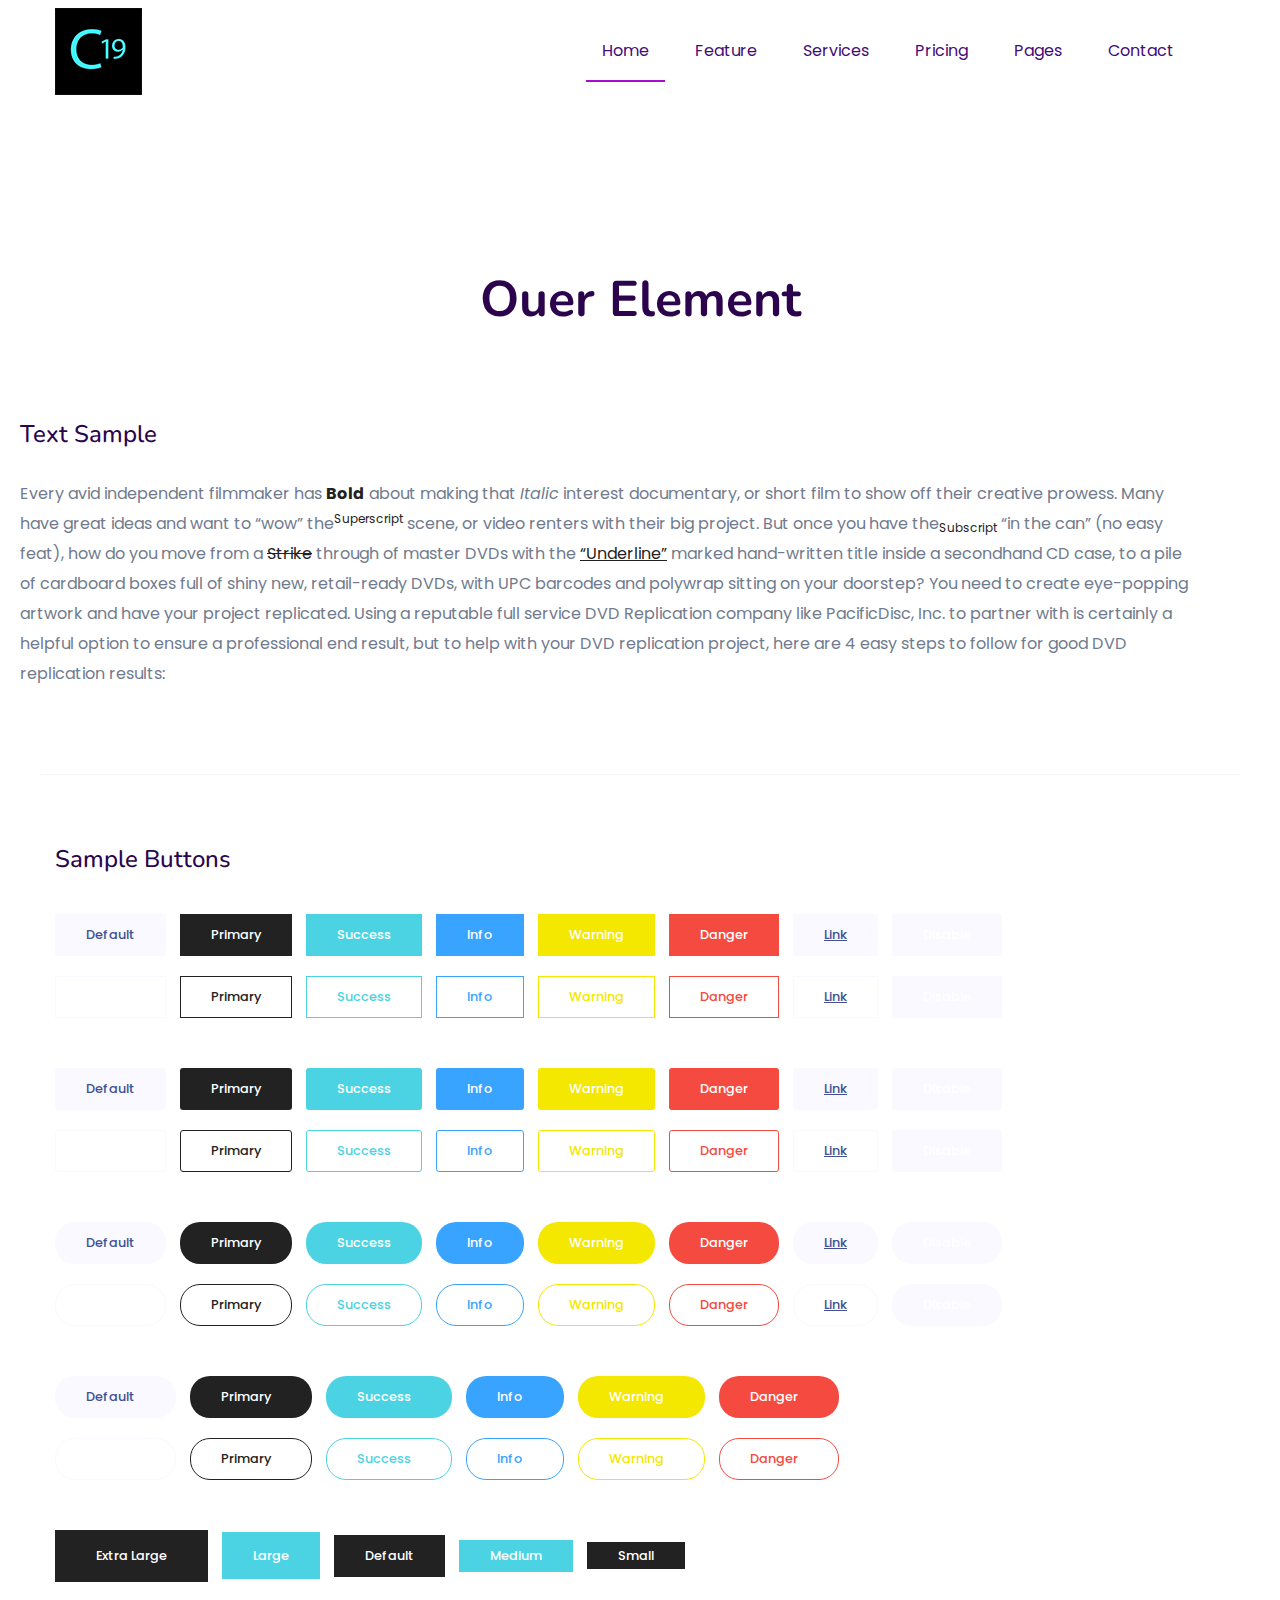
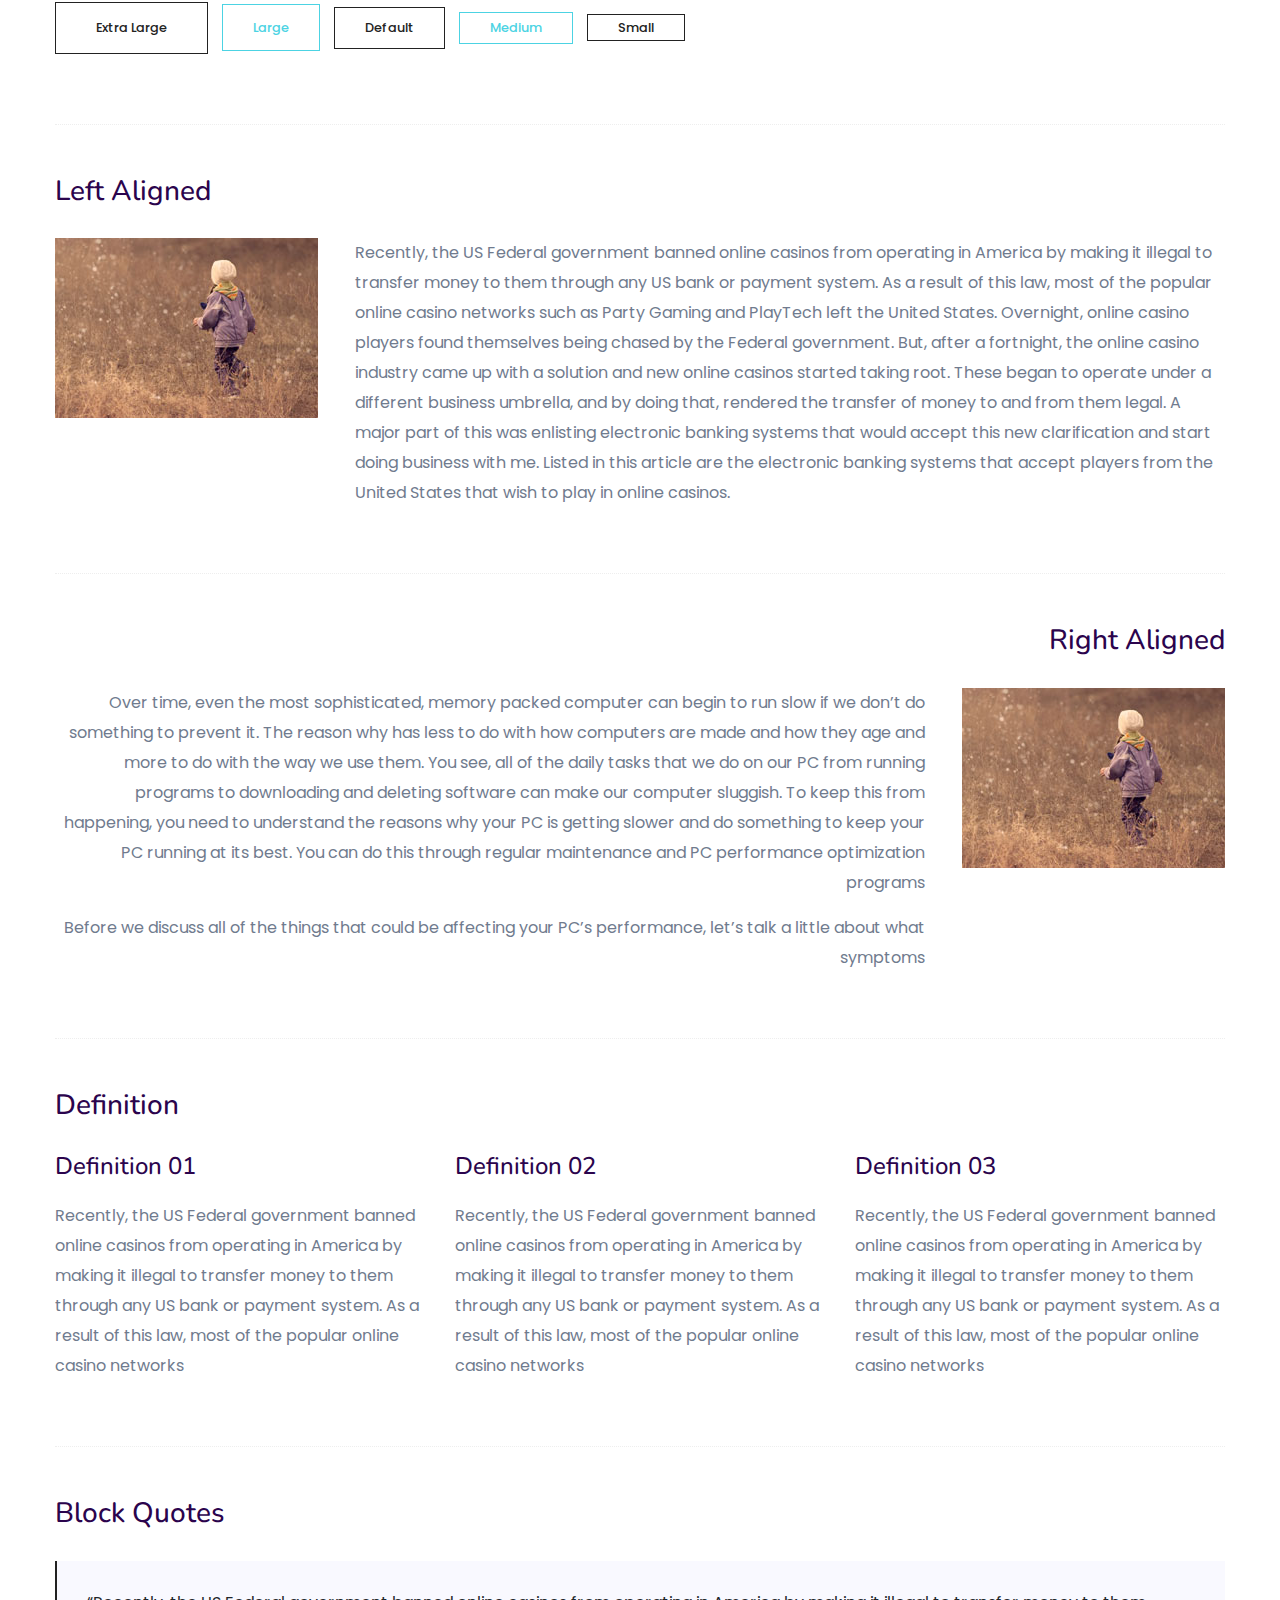
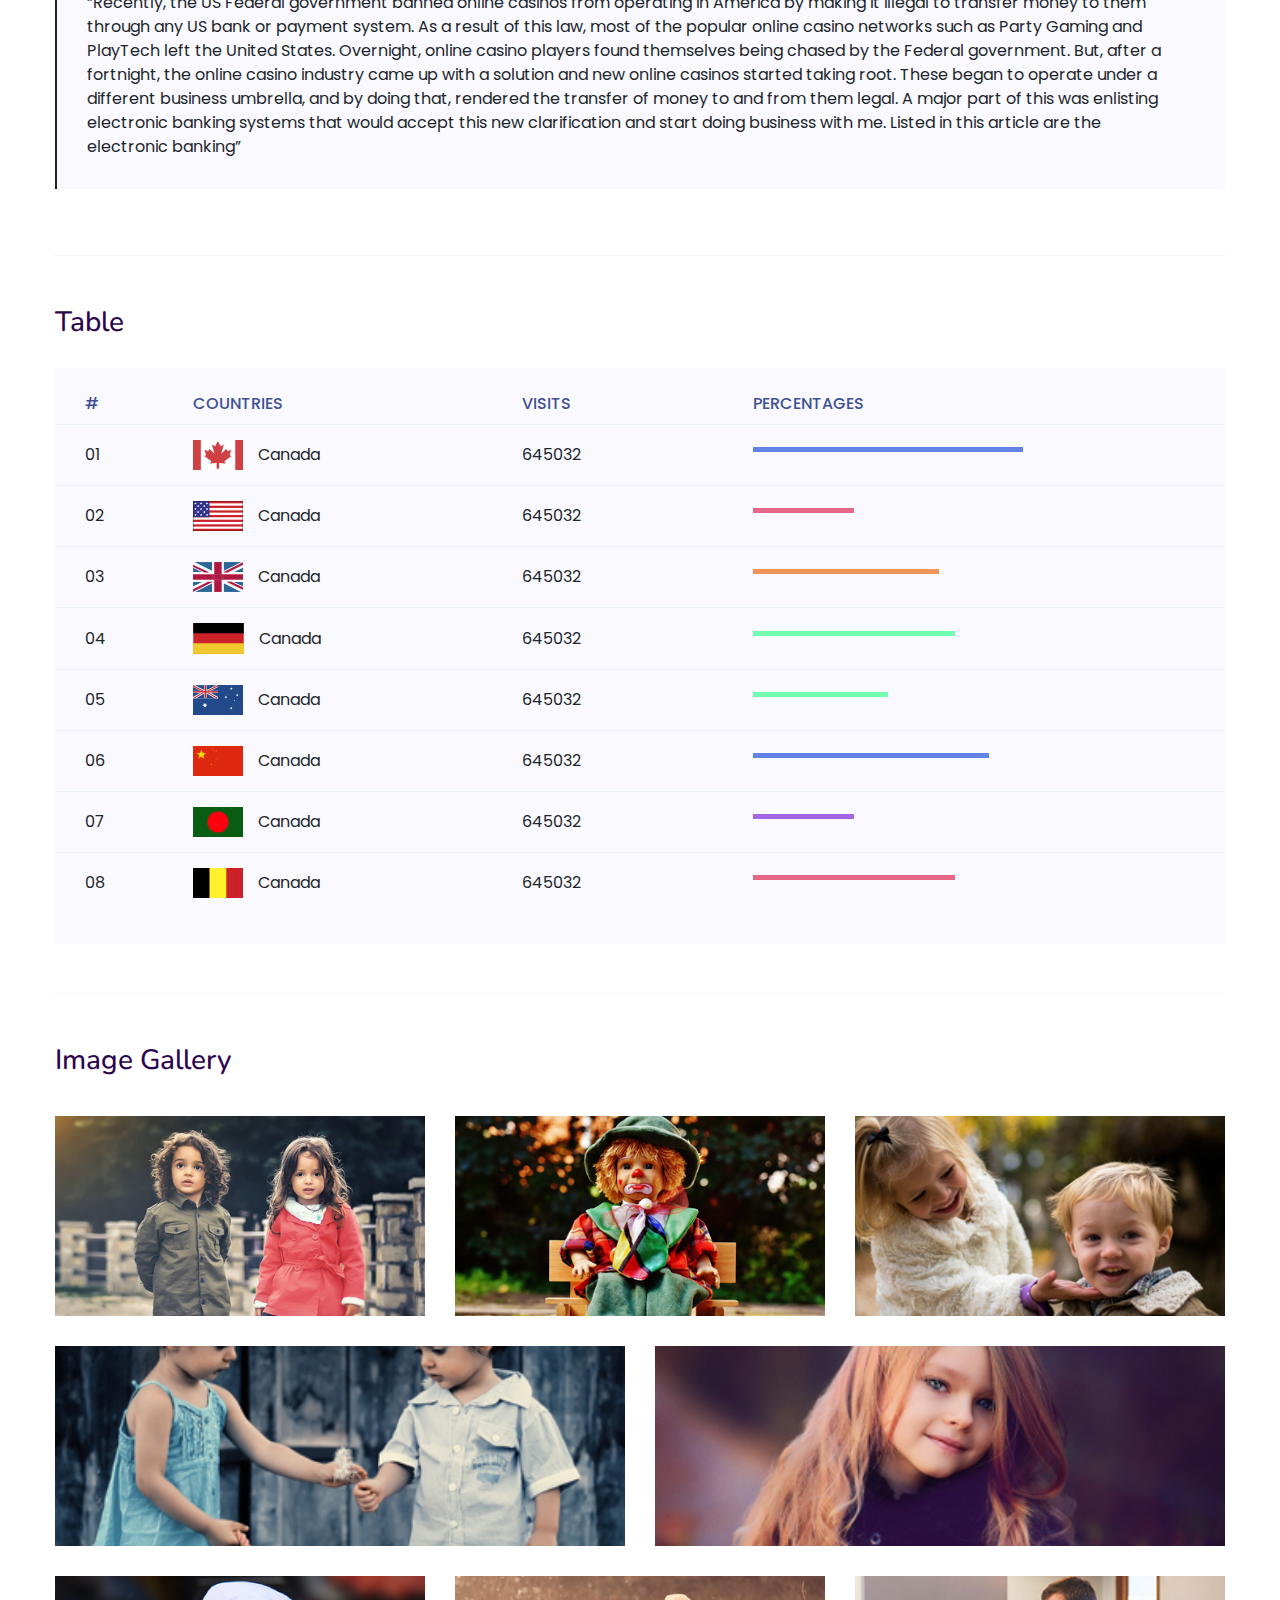
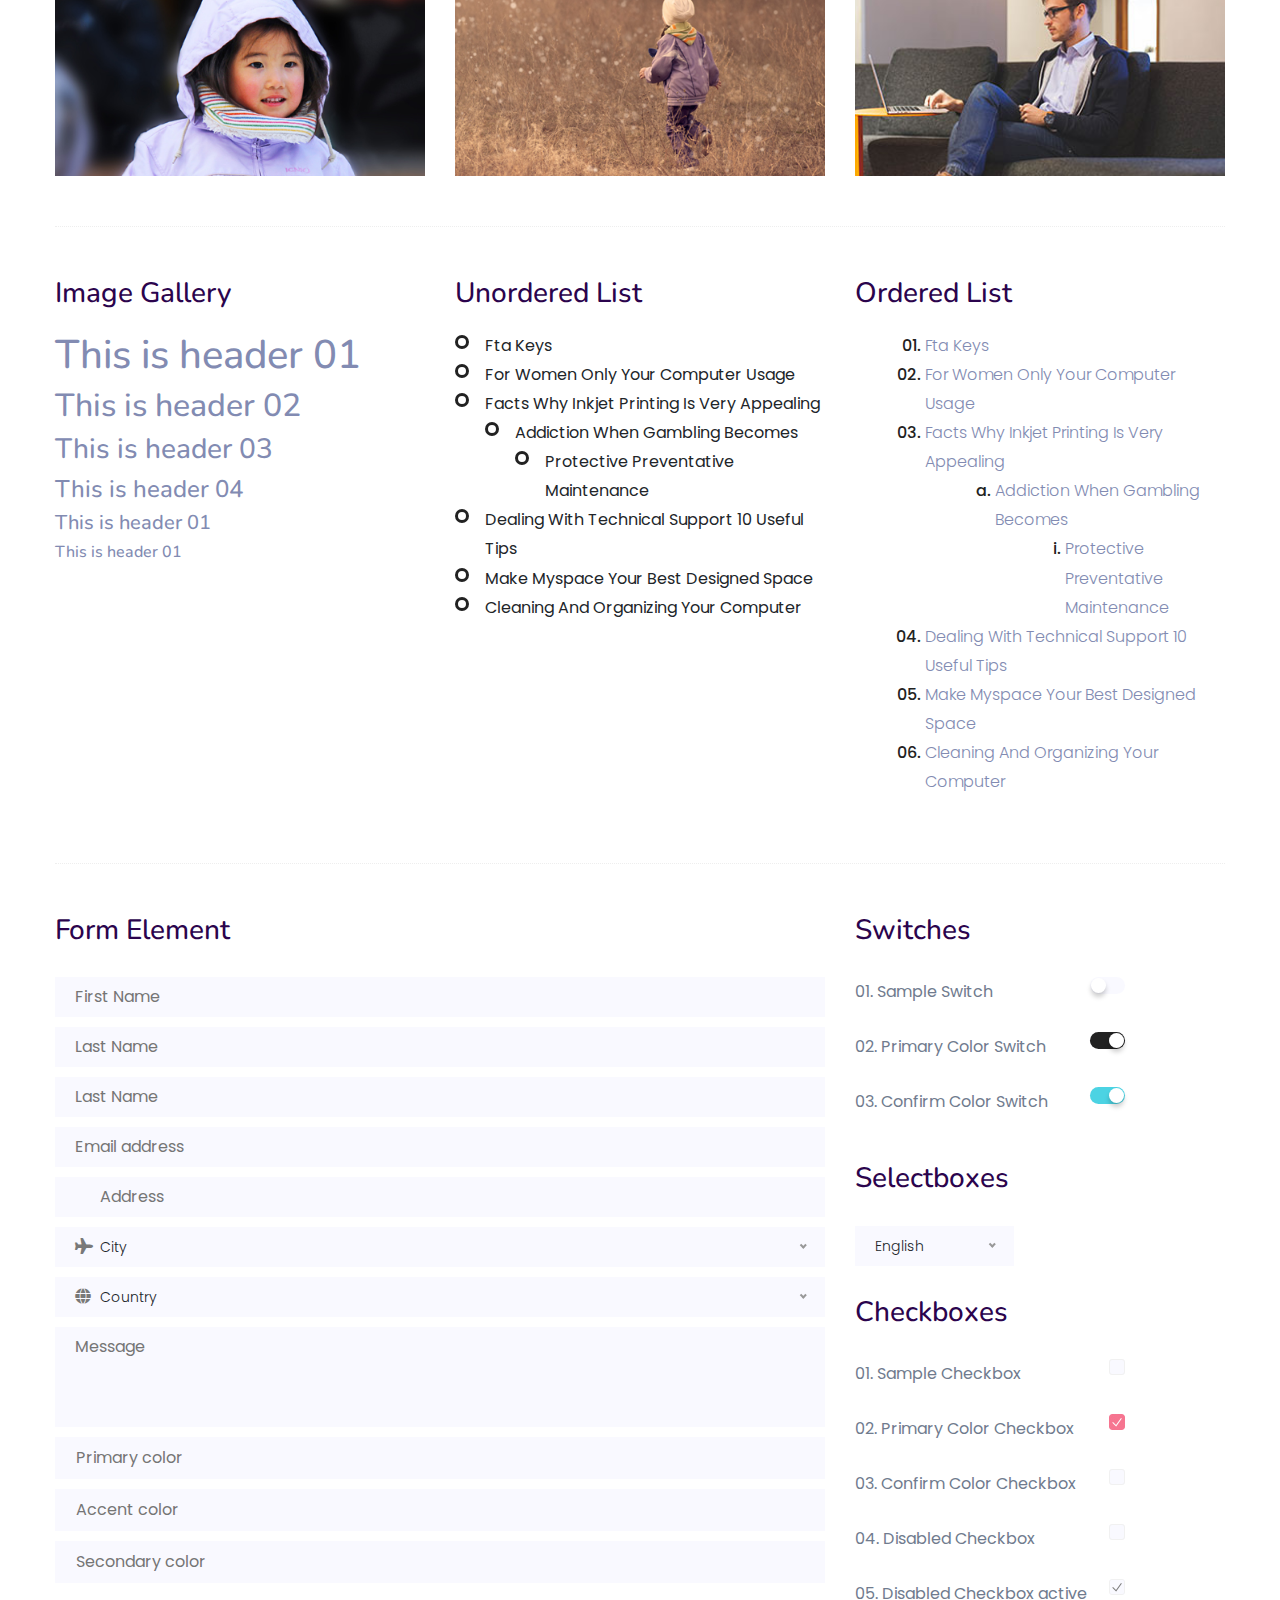
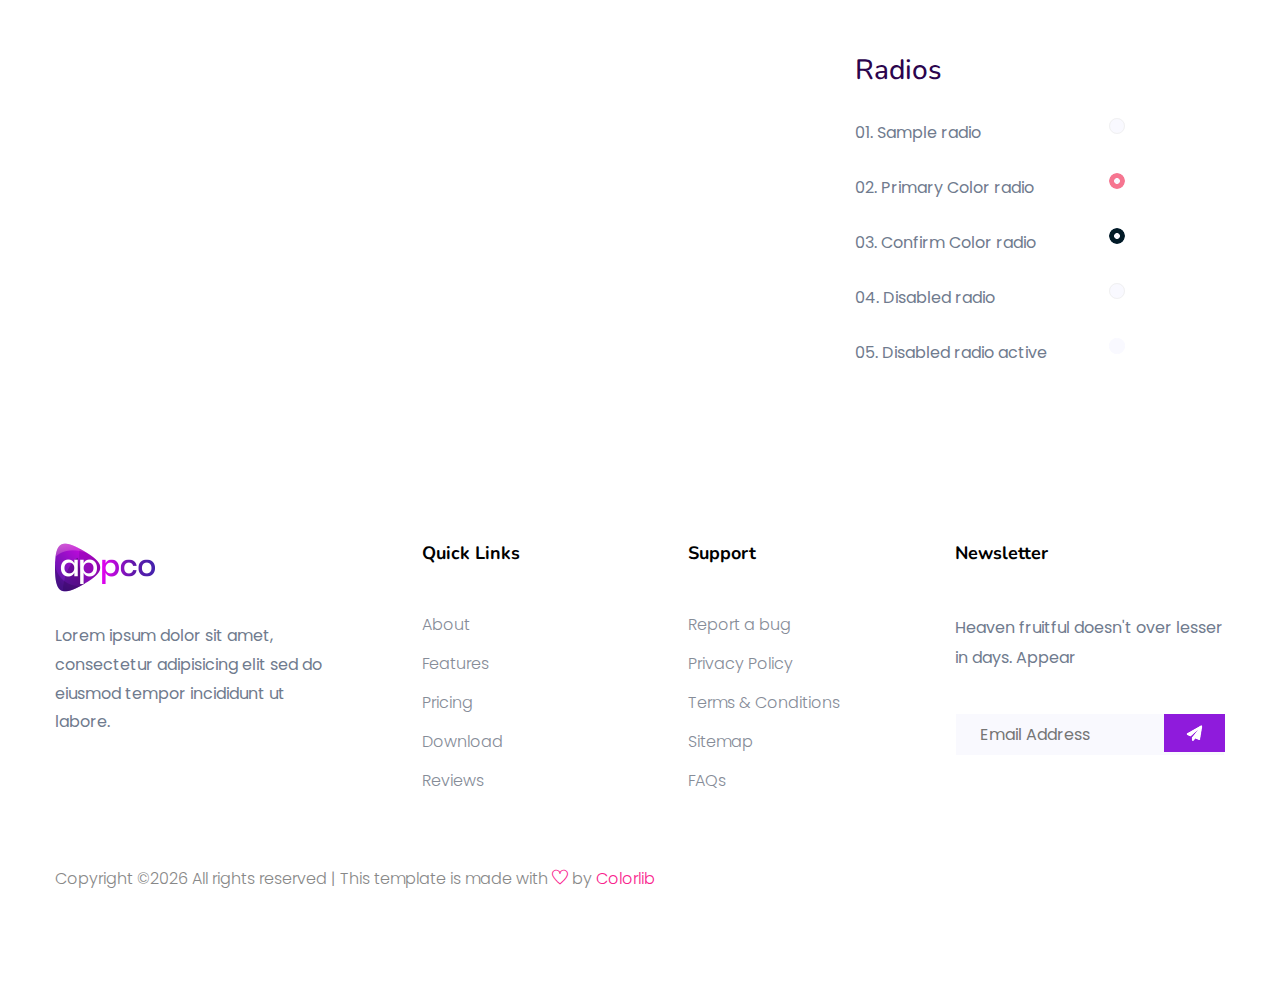
<file: elements.html>
<!doctype html>
<html class="no-js" lang="zxx">

<head>
	<meta charset="utf-8">
	<meta http-equiv="x-ua-compatible" content="ie=edge">
	<title>App Landing Template </title>
	<meta name="description" content="">
	<meta name="viewport" content="width=device-width, initial-scale=1">

	<!-- <link rel="manifest" href="site.webmanifest"> -->
	<link rel="shortcut icon" type="image/x-icon" href="assets/img/favicon.ico">
	<!-- Place favicon.ico in the root directory -->

	
 <!-- CSS here -->
   <link rel="stylesheet" href="assets/css/bootstrap.min.css">
   <link rel="stylesheet" href="assets/css/owl.carousel.min.css">
   <link rel="stylesheet" href="assets/css/slicknav.css">
   <link rel="stylesheet" href="assets/css/animate.min.css">
   <link rel="stylesheet" href="assets/css/magnific-popup.css">
   <link rel="stylesheet" href="assets/css/fontawesome-all.min.css">
   <link rel="stylesheet" href="assets/css/themify-icons.css">
   <link rel="stylesheet" href="assets/css/slick.css">
   <link rel="stylesheet" href="assets/css/nice-select.css">
   <link rel="stylesheet" href="assets/css/style.css">
   <link rel="stylesheet" href="assets/css/responsive.css">
</head>

<body>
	
    <!-- Preloader Start -->
    <div id="preloader-active">
        <div class="preloader d-flex align-items-center justify-content-center">
            <div class="preloader-inner position-relative">
                <div class="preloader-circle"></div>
                <div class="preloader-img pere-text">
                    <img src="assets/img/logo/logo.png" alt="">
                </div>
            </div>
        </div>
    </div>
	<!-- Preloader Start -->
	
    <header>
        <!-- Header Start -->
       <div class="header-area header-transparrent ">
            <div class="main-header header-sticky">
                <div class="container">
                    <div class="row align-items-center">
                        <!-- Logo -->
                        <div class="col-xl-2 col-lg-2 col-md-2">
                            <div class="logo">
                                <a href="index.html"><img src="assets/img/logo/logo.png" alt=""></a>
                            </div>
                        </div>
                        <div class="col-xl-10 col-lg-10 col-md-10">
                            <!-- Main-menu -->
                            <div class="main-menu f-right d-none d-lg-block">
                                <nav>
                                    <ul id="navigation">    
                                        <li class="active"><a href="index.html"> Home</a></li>
                                        <li><a href="feature.html">Feature</a></li>
                                        <li><a href="services.html">Services</a></li>
                                        <li><a href="pricing.html">Pricing</a></li>
                                        <li><a href="#">Pages</a>
                                            <ul class="submenu">
                                                <li><a href="blog.html">Blog</a></li>
                                                <li><a href="single-blog.html">Blog Details</a></li>
                                                <li><a href="elements.html">Element</a></li>
                                            </ul>
                                        </li>
                                        <li><a href="contact.html">Contact</a></li>
                                    </ul>
                                </nav>
                            </div>
                        </div>
                        <!-- Mobile Menu -->
                        <div class="col-12">
                            <div class="mobile_menu d-block d-lg-none"></div>
                        </div>
                    </div>
                </div>
            </div>
       </div>
        <!-- Header End -->
    </header>
	<!-- Slider Area Start-->

	<div class="services-area">
		<div class="container">
			<!-- Section-tittle -->
			<div class="row d-flex justify-content-center">
				<div class="col-lg-8">
					<div class="section-tittle text-center mb-80">
						<h2>Ouer Element​</h2>
					</div>
				</div>
			</div>
		</div>
	</div>
	<!-- Slider Area End-->

	<!-- Start Sample Area -->
	<section class="sample-text-area">
		<div class="container box_1170">
			<h3 class="text-heading">Text Sample</h3>
			<p class="sample-text">
				Every avid independent filmmaker has <b>Bold</b> about making that <i>Italic</i> interest documentary,
				or short
				film to show off their creative prowess. Many have great ideas and want to “wow”
				the<sup>Superscript</sup> scene,
				or video renters with their big project. But once you have the<sub>Subscript</sub> “in the can” (no easy
				feat), how
				do you move from a <del>Strike</del> through of master DVDs with the <u>“Underline”</u> marked
				hand-written title
				inside a secondhand CD case, to a pile of cardboard boxes full of shiny new, retail-ready DVDs, with UPC
				barcodes
				and polywrap sitting on your doorstep? You need to create eye-popping artwork and have your project
				replicated.
				Using a reputable full service DVD Replication company like PacificDisc, Inc. to partner with is
				certainly a
				helpful option to ensure a professional end result, but to help with your DVD replication project, here
				are 4 easy
				steps to follow for good DVD replication results:

			</p>
		</div>
	</section>
	<!-- End Sample Area -->

	<!-- Start Button -->
	<section class="button-area">
		<div class="container box_1170 border-top-generic">
			<h3 class="text-heading">Sample Buttons</h3>
			<div class="button-group-area">
				<a href="#" class="genric-btn default">Default</a>
				<a href="#" class="genric-btn primary">Primary</a>
				<a href="#" class="genric-btn success">Success</a>
				<a href="#" class="genric-btn info">Info</a>
				<a href="#" class="genric-btn warning">Warning</a>
				<a href="#" class="genric-btn danger">Danger</a>
				<a href="#" class="genric-btn link">Link</a>
				<a href="#" class="genric-btn disable">Disable</a>
			</div>
			<div class="button-group-area mt-10">
				<a href="#" class="genric-btn default-border">Default</a>
				<a href="#" class="genric-btn primary-border">Primary</a>
				<a href="#" class="genric-btn success-border">Success</a>
				<a href="#" class="genric-btn info-border">Info</a>
				<a href="#" class="genric-btn warning-border">Warning</a>
				<a href="#" class="genric-btn danger-border">Danger</a>
				<a href="#" class="genric-btn link-border">Link</a>
				<a href="#" class="genric-btn disable">Disable</a>
			</div>
			<div class="button-group-area mt-40">
				<a href="#" class="genric-btn default radius">Default</a>
				<a href="#" class="genric-btn primary radius">Primary</a>
				<a href="#" class="genric-btn success radius">Success</a>
				<a href="#" class="genric-btn info radius">Info</a>
				<a href="#" class="genric-btn warning radius">Warning</a>
				<a href="#" class="genric-btn danger radius">Danger</a>
				<a href="#" class="genric-btn link radius">Link</a>
				<a href="#" class="genric-btn disable radius">Disable</a>
			</div>
			<div class="button-group-area mt-10">
				<a href="#" class="genric-btn default-border radius">Default</a>
				<a href="#" class="genric-btn primary-border radius">Primary</a>
				<a href="#" class="genric-btn success-border radius">Success</a>
				<a href="#" class="genric-btn info-border radius">Info</a>
				<a href="#" class="genric-btn warning-border radius">Warning</a>
				<a href="#" class="genric-btn danger-border radius">Danger</a>
				<a href="#" class="genric-btn link-border radius">Link</a>
				<a href="#" class="genric-btn disable radius">Disable</a>
			</div>
			<div class="button-group-area mt-40">
				<a href="#" class="genric-btn default circle">Default</a>
				<a href="#" class="genric-btn primary circle">Primary</a>
				<a href="#" class="genric-btn success circle">Success</a>
				<a href="#" class="genric-btn info circle">Info</a>
				<a href="#" class="genric-btn warning circle">Warning</a>
				<a href="#" class="genric-btn danger circle">Danger</a>
				<a href="#" class="genric-btn link circle">Link</a>
				<a href="#" class="genric-btn disable circle">Disable</a>
			</div>
			<div class="button-group-area mt-10">
				<a href="#" class="genric-btn default-border circle">Default</a>
				<a href="#" class="genric-btn primary-border circle">Primary</a>
				<a href="#" class="genric-btn success-border circle">Success</a>
				<a href="#" class="genric-btn info-border circle">Info</a>
				<a href="#" class="genric-btn warning-border circle">Warning</a>
				<a href="#" class="genric-btn danger-border circle">Danger</a>
				<a href="#" class="genric-btn link-border circle">Link</a>
				<a href="#" class="genric-btn disable circle">Disable</a>
			</div>
			<div class="button-group-area mt-40">
				<a href="#" class="genric-btn default circle arrow">Default<span class="lnr lnr-arrow-right"></span></a>
				<a href="#" class="genric-btn primary circle arrow">Primary<span class="lnr lnr-arrow-right"></span></a>
				<a href="#" class="genric-btn success circle arrow">Success<span class="lnr lnr-arrow-right"></span></a>
				<a href="#" class="genric-btn info circle arrow">Info<span class="lnr lnr-arrow-right"></span></a>
				<a href="#" class="genric-btn warning circle arrow">Warning<span class="lnr lnr-arrow-right"></span></a>
				<a href="#" class="genric-btn danger circle arrow">Danger<span class="lnr lnr-arrow-right"></span></a>
			</div>
			<div class="button-group-area mt-10">
				<a href="#" class="genric-btn default-border circle arrow">Default<span
						class="lnr lnr-arrow-right"></span></a>
				<a href="#" class="genric-btn primary-border circle arrow">Primary<span
						class="lnr lnr-arrow-right"></span></a>
				<a href="#" class="genric-btn success-border circle arrow">Success<span
						class="lnr lnr-arrow-right"></span></a>
				<a href="#" class="genric-btn info-border circle arrow">Info<span
						class="lnr lnr-arrow-right"></span></a>
				<a href="#" class="genric-btn warning-border circle arrow">Warning<span
						class="lnr lnr-arrow-right"></span></a>
				<a href="#" class="genric-btn danger-border circle arrow">Danger<span
						class="lnr lnr-arrow-right"></span></a>
			</div>
			<div class="button-group-area mt-40">
				<a href="#" class="genric-btn primary e-large">Extra Large</a>
				<a href="#" class="genric-btn success large">Large</a>
				<a href="#" class="genric-btn primary">Default</a>
				<a href="#" class="genric-btn success medium">Medium</a>
				<a href="#" class="genric-btn primary small">Small</a>
			</div>
			<div class="button-group-area mt-10">
				<a href="#" class="genric-btn primary-border e-large">Extra Large</a>
				<a href="#" class="genric-btn success-border large">Large</a>
				<a href="#" class="genric-btn primary-border">Default</a>
				<a href="#" class="genric-btn success-border medium">Medium</a>
				<a href="#" class="genric-btn primary-border small">Small</a>
			</div>
		</div>
	</section>
	<!-- End Button -->

	<!-- Start Align Area -->
	<div class="whole-wrap">
		<div class="container box_1170">
			<div class="section-top-border">
				<h3 class="mb-30">Left Aligned</h3>
				<div class="row">
					<div class="col-md-3">
						<img src="assets/img/elements/d.jpg" alt="" class="img-fluid">
					</div>
					<div class="col-md-9 mt-sm-20">
						<p>Recently, the US Federal government banned online casinos from operating in America by making
							it illegal to
							transfer money to them through any US bank or payment system. As a result of this law, most
							of the popular
							online casino networks such as Party Gaming and PlayTech left the United States. Overnight,
							online casino
							players found themselves being chased by the Federal government. But, after a fortnight, the
							online casino
							industry came up with a solution and new online casinos started taking root. These began to
							operate under a
							different business umbrella, and by doing that, rendered the transfer of money to and from
							them legal. A major
							part of this was enlisting electronic banking systems that would accept this new
							clarification and start doing
							business with me. Listed in this article are the electronic banking systems that accept
							players from the United
							States that wish to play in online casinos.</p>
					</div>
				</div>
			</div>
			<div class="section-top-border text-right">
				<h3 class="mb-30">Right Aligned</h3>
				<div class="row">
					<div class="col-md-9">
						<p class="text-right">Over time, even the most sophisticated, memory packed computer can begin
							to run slow if we
							don’t do something to prevent it. The reason why has less to do with how computers are made
							and how they age and
							more to do with the way we use them. You see, all of the daily tasks that we do on our PC
							from running programs
							to downloading and deleting software can make our computer sluggish. To keep this from
							happening, you need to
							understand the reasons why your PC is getting slower and do something to keep your PC
							running at its best. You
							can do this through regular maintenance and PC performance optimization programs</p>
						<p class="text-right">Before we discuss all of the things that could be affecting your PC’s
							performance, let’s
							talk a little about what symptoms</p>
					</div>
					<div class="col-md-3">
						<img src="assets/img/elements/d.jpg" alt="" class="img-fluid">
					</div>
				</div>
			</div>
			<div class="section-top-border">
				<h3 class="mb-30">Definition</h3>
				<div class="row">
					<div class="col-md-4">
						<div class="single-defination">
							<h4 class="mb-20">Definition 01</h4>
							<p>Recently, the US Federal government banned online casinos from operating in America by
								making it illegal to
								transfer money to them through any US bank or payment system. As a result of this law,
								most of the popular
								online casino networks</p>
						</div>
					</div>
					<div class="col-md-4">
						<div class="single-defination">
							<h4 class="mb-20">Definition 02</h4>
							<p>Recently, the US Federal government banned online casinos from operating in America by
								making it illegal to
								transfer money to them through any US bank or payment system. As a result of this law,
								most of the popular
								online casino networks</p>
						</div>
					</div>
					<div class="col-md-4">
						<div class="single-defination">
							<h4 class="mb-20">Definition 03</h4>
							<p>Recently, the US Federal government banned online casinos from operating in America by
								making it illegal to
								transfer money to them through any US bank or payment system. As a result of this law,
								most of the popular
								online casino networks</p>
						</div>
					</div>
				</div>
			</div>
			<div class="section-top-border">
				<h3 class="mb-30">Block Quotes</h3>
				<div class="row">
					<div class="col-lg-12">
						<blockquote class="generic-blockquote">
							“Recently, the US Federal government banned online casinos from operating in America by
							making it illegal to
							transfer money to them through any US bank or payment system. As a result of this law, most
							of the popular
							online casino networks such as Party Gaming and PlayTech left the United States. Overnight,
							online casino
							players found themselves being chased by the Federal government. But, after a fortnight, the
							online casino
							industry came up with a solution and new online casinos started taking root. These began to
							operate under a
							different business umbrella, and by doing that, rendered the transfer of money to and from
							them legal. A major
							part of this was enlisting electronic banking systems that would accept this new
							clarification and start doing
							business with me. Listed in this article are the electronic banking”
						</blockquote>
					</div>
				</div>
			</div>
			<div class="section-top-border">
				<h3 class="mb-30">Table</h3>
				<div class="progress-table-wrap">
					<div class="progress-table">
						<div class="table-head">
							<div class="serial">#</div>
							<div class="country">Countries</div>
							<div class="visit">Visits</div>
							<div class="percentage">Percentages</div>
						</div>
						<div class="table-row">
							<div class="serial">01</div>
							<div class="country"> <img src="assets/img/elements/f1.jpg" alt="flag">Canada</div>
							<div class="visit">645032</div>
							<div class="percentage">
								<div class="progress">
									<div class="progress-bar color-1" role="progressbar" style="width: 80%"
										aria-valuenow="80" aria-valuemin="0" aria-valuemax="100"></div>
								</div>
							</div>
						</div>
						<div class="table-row">
							<div class="serial">02</div>
							<div class="country"> <img src="assets/img/elements/f2.jpg" alt="flag">Canada</div>
							<div class="visit">645032</div>
							<div class="percentage">
								<div class="progress">
									<div class="progress-bar color-2" role="progressbar" style="width: 30%"
										aria-valuenow="30" aria-valuemin="0" aria-valuemax="100"></div>
								</div>
							</div>
						</div>
						<div class="table-row">
							<div class="serial">03</div>
							<div class="country"> <img src="assets/img/elements/f3.jpg" alt="flag">Canada</div>
							<div class="visit">645032</div>
							<div class="percentage">
								<div class="progress">
									<div class="progress-bar color-3" role="progressbar" style="width: 55%"
										aria-valuenow="55" aria-valuemin="0" aria-valuemax="100"></div>
								</div>
							</div>
						</div>
						<div class="table-row">
							<div class="serial">04</div>
							<div class="country"> <img src="assets/img/elements/f4.jpg" alt="flag">Canada</div>
							<div class="visit">645032</div>
							<div class="percentage">
								<div class="progress">
									<div class="progress-bar color-4" role="progressbar" style="width: 60%"
										aria-valuenow="60" aria-valuemin="0" aria-valuemax="100"></div>
								</div>
							</div>
						</div>
						<div class="table-row">
							<div class="serial">05</div>
							<div class="country"> <img src="assets/img/elements/f5.jpg" alt="flag">Canada</div>
							<div class="visit">645032</div>
							<div class="percentage">
								<div class="progress">
									<div class="progress-bar color-5" role="progressbar" style="width: 40%"
										aria-valuenow="40" aria-valuemin="0" aria-valuemax="100"></div>
								</div>
							</div>
						</div>
						<div class="table-row">
							<div class="serial">06</div>
							<div class="country"> <img src="assets/img/elements/f6.jpg" alt="flag">Canada</div>
							<div class="visit">645032</div>
							<div class="percentage">
								<div class="progress">
									<div class="progress-bar color-6" role="progressbar" style="width: 70%"
										aria-valuenow="70" aria-valuemin="0" aria-valuemax="100"></div>
								</div>
							</div>
						</div>
						<div class="table-row">
							<div class="serial">07</div>
							<div class="country"> <img src="assets/img/elements/f7.jpg" alt="flag">Canada</div>
							<div class="visit">645032</div>
							<div class="percentage">
								<div class="progress">
									<div class="progress-bar color-7" role="progressbar" style="width: 30%"
										aria-valuenow="30" aria-valuemin="0" aria-valuemax="100"></div>
								</div>
							</div>
						</div>
						<div class="table-row">
							<div class="serial">08</div>
							<div class="country"> <img src="assets/img/elements/f8.jpg" alt="flag">Canada</div>
							<div class="visit">645032</div>
							<div class="percentage">
								<div class="progress">
									<div class="progress-bar color-8" role="progressbar" style="width: 60%"
										aria-valuenow="60" aria-valuemin="0" aria-valuemax="100"></div>
								</div>
							</div>
						</div>
					</div>
				</div>
			</div>
			<div class="section-top-border">
				<h3>Image Gallery</h3>
				<div class="row gallery-item">
					<div class="col-md-4">
						<a href="assets/img/elements/g1.jpg" class="img-pop-up">
							<div class="single-gallery-image" style="background: url(assets/img/elements/g1.jpg);"></div>
						</a>
					</div>
					<div class="col-md-4">
						<a href="assets/img/elements/g2.jpg" class="img-pop-up">
							<div class="single-gallery-image" style="background: url(assets/img/elements/g2.jpg);"></div>
						</a>
					</div>
					<div class="col-md-4">
						<a href="assets/img/elements/g3.jpg" class="img-pop-up">
							<div class="single-gallery-image" style="background: url(assets/img/elements/g3.jpg);"></div>
						</a>
					</div>
					<div class="col-md-6">
						<a href="assets/img/elements/g4.jpg" class="img-pop-up">
							<div class="single-gallery-image" style="background: url(assets/img/elements/g4.jpg);"></div>
						</a>
					</div>
					<div class="col-md-6">
						<a href="assets/img/elements/g5.jpg" class="img-pop-up">
							<div class="single-gallery-image" style="background: url(assets/img/elements/g5.jpg);"></div>
						</a>
					</div>
					<div class="col-md-4">
						<a href="assets/img/elements/g6.jpg" class="img-pop-up">
							<div class="single-gallery-image" style="background: url(assets/img/elements/g6.jpg);"></div>
						</a>
					</div>
					<div class="col-md-4">
						<a href="assets/img/elements/g7.jpg" class="img-pop-up">
							<div class="single-gallery-image" style="background: url(assets/img/elements/g7.jpg);"></div>
						</a>
					</div>
					<div class="col-md-4">
						<a href="assets/img/elements/g8.jpg" class="img-pop-up">
							<div class="single-gallery-image" style="background: url(assets/img/elements/g8.jpg);"></div>
						</a>
					</div>
				</div>
			</div>
			<div class="section-top-border">
				<div class="row">
					<div class="col-md-4">
						<h3 class="mb-20">Image Gallery</h3>
						<div class="typography">
							<h1>This is header 01</h1>
							<h2>This is header 02</h2>
							<h3>This is header 03</h3>
							<h4>This is header 04</h4>
							<h5>This is header 01</h5>
							<h6>This is header 01</h6>
						</div>
					</div>
					<div class="col-md-4 mt-sm-30">
						<h3 class="mb-20">Unordered List</h3>
						<div class="">
							<ul class="unordered-list">
								<li>Fta Keys</li>
								<li>For Women Only Your Computer Usage</li>
								<li>Facts Why Inkjet Printing Is Very Appealing
									<ul>
										<li>Addiction When Gambling Becomes
											<ul>
												<li>Protective Preventative Maintenance</li>
											</ul>
										</li>
									</ul>
								</li>
								<li>Dealing With Technical Support 10 Useful Tips</li>
								<li>Make Myspace Your Best Designed Space</li>
								<li>Cleaning And Organizing Your Computer</li>
							</ul>
						</div>
					</div>
					<div class="col-md-4 mt-sm-30">
						<h3 class="mb-20">Ordered List</h3>
						<div class="">
							<ol class="ordered-list">
								<li><span>Fta Keys</span></li>
								<li><span>For Women Only Your Computer Usage</span></li>
								<li><span>Facts Why Inkjet Printing Is Very Appealing</span>
									<ol class="ordered-list-alpha">
										<li><span>Addiction When Gambling Becomes</span>
											<ol class="ordered-list-roman">
												<li><span>Protective Preventative Maintenance</span></li>
											</ol>
										</li>
									</ol>
								</li>
								<li><span>Dealing With Technical Support 10 Useful Tips</span></li>
								<li><span>Make Myspace Your Best Designed Space</span></li>
								<li><span>Cleaning And Organizing Your Computer</span></li>
							</ol>
						</div>
					</div>
				</div>
			</div>
			<div class="section-top-border">
				<div class="row">
					<div class="col-lg-8 col-md-8">
						<h3 class="mb-30">Form Element</h3>
						<form action="#">
							<div class="mt-10">
								<input type="text" name="first_name" placeholder="First Name"
									onfocus="this.placeholder = ''" onblur="this.placeholder = 'First Name'" required
									class="single-input">
							</div>
							<div class="mt-10">
								<input type="text" name="last_name" placeholder="Last Name"
									onfocus="this.placeholder = ''" onblur="this.placeholder = 'Last Name'" required
									class="single-input">
							</div>
							<div class="mt-10">
								<input type="text" name="last_name" placeholder="Last Name"
									onfocus="this.placeholder = ''" onblur="this.placeholder = 'Last Name'" required
									class="single-input">
							</div>
							<div class="mt-10">
								<input type="email" name="EMAIL" placeholder="Email address"
									onfocus="this.placeholder = ''" onblur="this.placeholder = 'Email address'" required
									class="single-input">
							</div>
							<div class="input-group-icon mt-10">
								<div class="icon"><i class="fa fa-thumb-tack" aria-hidden="true"></i></div>
								<input type="text" name="address" placeholder="Address" onfocus="this.placeholder = ''"
									onblur="this.placeholder = 'Address'" required class="single-input">
							</div>
							<div class="input-group-icon mt-10">
								<div class="icon"><i class="fa fa-plane" aria-hidden="true"></i></div>
								<div class="form-select" id="default-select"">
											<select>
												<option value=" 1">City</option>
									<option value="1">Dhaka</option>
									<option value="1">Dilli</option>
									<option value="1">Newyork</option>
									<option value="1">Islamabad</option>
									</select>
								</div>
							</div>
							<div class="input-group-icon mt-10">
								<div class="icon"><i class="fa fa-globe" aria-hidden="true"></i></div>
								<div class="form-select" id="default-select"">
											<select>
												<option value=" 1">Country</option>
									<option value="1">Bangladesh</option>
									<option value="1">India</option>
									<option value="1">England</option>
									<option value="1">Srilanka</option>
									</select>
								</div>
							</div>

							<div class="mt-10">
								<textarea class="single-textarea" placeholder="Message" onfocus="this.placeholder = ''"
									onblur="this.placeholder = 'Message'" required></textarea>
							</div>
							<!-- For Gradient Border Use -->
							<!-- <div class="mt-10">
										<div class="primary-input">
											<input id="primary-input" type="text" name="first_name" placeholder="Primary color" onfocus="this.placeholder = ''" onblur="this.placeholder = 'Primary color'">
											<label for="primary-input"></label>
										</div>
									</div> -->
							<div class="mt-10">
								<input type="text" name="first_name" placeholder="Primary color"
									onfocus="this.placeholder = ''" onblur="this.placeholder = 'Primary color'" required
									class="single-input-primary">
							</div>
							<div class="mt-10">
								<input type="text" name="first_name" placeholder="Accent color"
									onfocus="this.placeholder = ''" onblur="this.placeholder = 'Accent color'" required
									class="single-input-accent">
							</div>
							<div class="mt-10">
								<input type="text" name="first_name" placeholder="Secondary color"
									onfocus="this.placeholder = ''" onblur="this.placeholder = 'Secondary color'"
									required class="single-input-secondary">
							</div>
						</form>
					</div>
					<div class="col-lg-3 col-md-4 mt-sm-30">
						<div class="single-element-widget">
							<h3 class="mb-30">Switches</h3>
							<div class="switch-wrap d-flex justify-content-between">
								<p>01. Sample Switch</p>
								<div class="primary-switch">
									<input type="checkbox" id="default-switch">
									<label for="default-switch"></label>
								</div>
							</div>
							<div class="switch-wrap d-flex justify-content-between">
								<p>02. Primary Color Switch</p>
								<div class="primary-switch">
									<input type="checkbox" id="primary-switch" checked>
									<label for="primary-switch"></label>
								</div>
							</div>
							<div class="switch-wrap d-flex justify-content-between">
								<p>03. Confirm Color Switch</p>
								<div class="confirm-switch">
									<input type="checkbox" id="confirm-switch" checked>
									<label for="confirm-switch"></label>
								</div>
							</div>
						</div>
						<div class="single-element-widget mt-30">
							<h3 class="mb-30">Selectboxes</h3>
							<div class="default-select" id="default-select"">
										<select>
											<option value=" 1">English</option>
								<option value="1">Spanish</option>
								<option value="1">Arabic</option>
								<option value="1">Portuguise</option>
								<option value="1">Bengali</option>
								</select>
							</div>
						</div>
						<div class="single-element-widget mt-30">
							<h3 class="mb-30">Checkboxes</h3>
							<div class="switch-wrap d-flex justify-content-between">
								<p>01. Sample Checkbox</p>
								<div class="primary-checkbox">
									<input type="checkbox" id="default-checkbox">
									<label for="default-checkbox"></label>
								</div>
							</div>
							<div class="switch-wrap d-flex justify-content-between">
								<p>02. Primary Color Checkbox</p>
								<div class="primary-checkbox">
									<input type="checkbox" id="primary-checkbox" checked>
									<label for="primary-checkbox"></label>
								</div>
							</div>
							<div class="switch-wrap d-flex justify-content-between">
								<p>03. Confirm Color Checkbox</p>
								<div class="confirm-checkbox">
									<input type="checkbox" id="confirm-checkbox">
									<label for="confirm-checkbox"></label>
								</div>
							</div>
							<div class="switch-wrap d-flex justify-content-between">
								<p>04. Disabled Checkbox</p>
								<div class="disabled-checkbox">
									<input type="checkbox" id="disabled-checkbox" disabled>
									<label for="disabled-checkbox"></label>
								</div>
							</div>
							<div class="switch-wrap d-flex justify-content-between">
								<p>05. Disabled Checkbox active</p>
								<div class="disabled-checkbox">
									<input type="checkbox" id="disabled-checkbox-active" checked disabled>
									<label for="disabled-checkbox-active"></label>
								</div>
							</div>
						</div>
						<div class="single-element-widget mt-30">
							<h3 class="mb-30">Radios</h3>
							<div class="switch-wrap d-flex justify-content-between">
								<p>01. Sample radio</p>
								<div class="primary-radio">
									<input type="checkbox" id="default-radio">
									<label for="default-radio"></label>
								</div>
							</div>
							<div class="switch-wrap d-flex justify-content-between">
								<p>02. Primary Color radio</p>
								<div class="primary-radio">
									<input type="checkbox" id="primary-radio" checked>
									<label for="primary-radio"></label>
								</div>
							</div>
							<div class="switch-wrap d-flex justify-content-between">
								<p>03. Confirm Color radio</p>
								<div class="confirm-radio">
									<input type="checkbox" id="confirm-radio" checked>
									<label for="confirm-radio"></label>
								</div>
							</div>
							<div class="switch-wrap d-flex justify-content-between">
								<p>04. Disabled radio</p>
								<div class="disabled-radio">
									<input type="checkbox" id="disabled-radio" disabled>
									<label for="disabled-radio"></label>
								</div>
							</div>
							<div class="switch-wrap d-flex justify-content-between">
								<p>05. Disabled radio active</p>
								<div class="disabled-radio">
									<input type="checkbox" id="disabled-radio-active" checked disabled>
									<label for="disabled-radio-active"></label>
								</div>
							</div>
						</div>
					</div>
				</div>
			</div>
		</div>
	</div>
	<!-- End Align Area -->
	
	<footer>
		<!-- Footer Start-->
	   <div class="footer-main">
		 <div class="footer-area footer-padding2">
			 <div class="container">
				 <div class="row  justify-content-between">
					 <div class="col-lg-3 col-md-4 col-sm-8">
						  <div class="single-footer-caption mb-30">
							   <!-- logo -->
							  <div class="footer-logo">
								  <a href="index.html"><img src="assets/img/logo/logo2_footer.png" alt=""></a>
							  </div>
							  <div class="footer-tittle">
								  <div class="footer-pera">
									  <p class="info1">Lorem ipsum dolor sit amet, consectetur adipisicing elit sed do eiusmod tempor incididunt ut labore.</p>
								 </div>
							  </div>
						  </div>
					 </div>
					 <div class="col-lg-2 col-md-4 col-sm-5">
						 <div class="single-footer-caption mb-50">
							 <div class="footer-tittle">
								 <h4>Quick Links</h4>
								 <ul>
									 <li><a href="#">About</a></li>
									 <li><a href="#">Features</a></li>
									 <li><a href="#">Pricing</a></li>
									 <li><a href="#">Download</a></li>
									 <li><a href="#">Reviews</a></li>
								 </ul>
							 </div>
						 </div>
					 </div>
					 <div class="col-lg-2 col-md-4 col-sm-7">
						 <div class="single-footer-caption mb-50">
							 <div class="footer-tittle">
								 <h4>Support</h4>
								 <ul>
									 <li><a href="#">Report a bug</a></li>
									 <li><a href="#">Privacy Policy</a></li>
									 <li><a href="#">Terms & Conditions</a></li>
									 <li><a href="#">Sitemap</a></li>
									 <li><a href="#">FAQs</a></li>
								 </ul>
							 </div>
						 </div>
					 </div>
					 <div class="col-lg-3 col-md-6 col-sm-8">
						 <div class="single-footer-caption mb-50">
							 <div class="footer-tittle">
								 <h4>Newsletter</h4>
								 <div class="footer-pera footer-pera2">
								  <p>Heaven fruitful doesn't over lesser in days. Appear </p>
							  </div>
							  <!-- Form -->
							  <div class="footer-form">
								  <div id="mc_embed_signup">
									  <form target="_blank" action="https://spondonit.us12.list-manage.com/subscribe/post?u=1462626880ade1ac87bd9c93a&amp;id=92a4423d01" method="get" class="subscribe_form relative mail_part" novalidate="true">
										  <input type="email" name="EMAIL" id="newsletter-form-email" placeholder=" Email Address " class="placeholder hide-on-focus" onfocus="this.placeholder = ''" onblur="this.placeholder = ' Email Address '">
										  <div class="form-icon">
											  <button type="submit" name="submit" id="newsletter-submit" class="email_icon newsletter-submit button-contactForm"><img src="assets/img/shape/form_icon.png" alt=""></button>
										  </div>
										  <div class="mt-10 info"></div>
									  </form>
								  </div>
							  </div>
							 </div>
						 </div>
					 </div>
				 </div>
				 <!-- Copy-Right -->
				 <div class="row align-items-center">
					 <div class="col-xl-12 ">
						 <div class="footer-copy-right">
							 <p><!-- Link back to Colorlib can't be removed. Template is licensed under CC BY 3.0. -->
  Copyright &copy;<script>document.write(new Date().getFullYear());</script> All rights reserved | This template is made with <i class="ti-heart" aria-hidden="true"></i> by <a href="https://colorlib.com" target="_blank">Colorlib</a>
  <!-- Link back to Colorlib can't be removed. Template is licensed under CC BY 3.0. --></p>
						 </div>
					 </div>
				 </div>
			 </div>
		 </div>
	   </div>
		<!-- Footer End-->
 
	</footer>
<!-- JS here -->
	
		<!-- All JS Custom Plugins Link Here here -->
        <script src="./assets/js/vendor/modernizr-3.5.0.min.js"></script>
		
		<!-- Jquery, Popper, Bootstrap -->
		<script src="./assets/js/vendor/jquery-1.12.4.min.js"></script>
        <script src="./assets/js/popper.min.js"></script>
        <script src="./assets/js/bootstrap.min.js"></script>
	    <!-- Jquery Mobile Menu -->
        <script src="./assets/js/jquery.slicknav.min.js"></script>

		<!-- Jquery Slick , Owl-Carousel Plugins -->
        <script src="./assets/js/owl.carousel.min.js"></script>
		<script src="./assets/js/slick.min.js"></script>
		
		<!-- One Page, Animated-HeadLin -->
        <script src="./assets/js/wow.min.js"></script>
		<script src="./assets/js/animated.headline.js"></script>
		<script src="./assets/js/jquery.magnific-popup.js"></script>
		
		<!-- Scrollup, nice-select, sticky -->
        <script src="./assets/js/jquery.scrollUp.min.js"></script>
        <script src="./assets/js/jquery.nice-select.min.js"></script>
		<script src="./assets/js/jquery.sticky.js"></script>
        
        <!-- contact js -->
        <script src="./assets/js/contact.js"></script>
        <script src="./assets/js/jquery.form.js"></script>
        <script src="./assets/js/jquery.validate.min.js"></script>
        <script src="./assets/js/mail-script.js"></script>
        <script src="./assets/js/jquery.ajaxchimp.min.js"></script>
        
		<!-- Jquery Plugins, main Jquery -->	
        <script src="./assets/js/plugins.js"></script>
        <script src="./assets/js/main.js"></script>
        
</body>
</html>
</file>
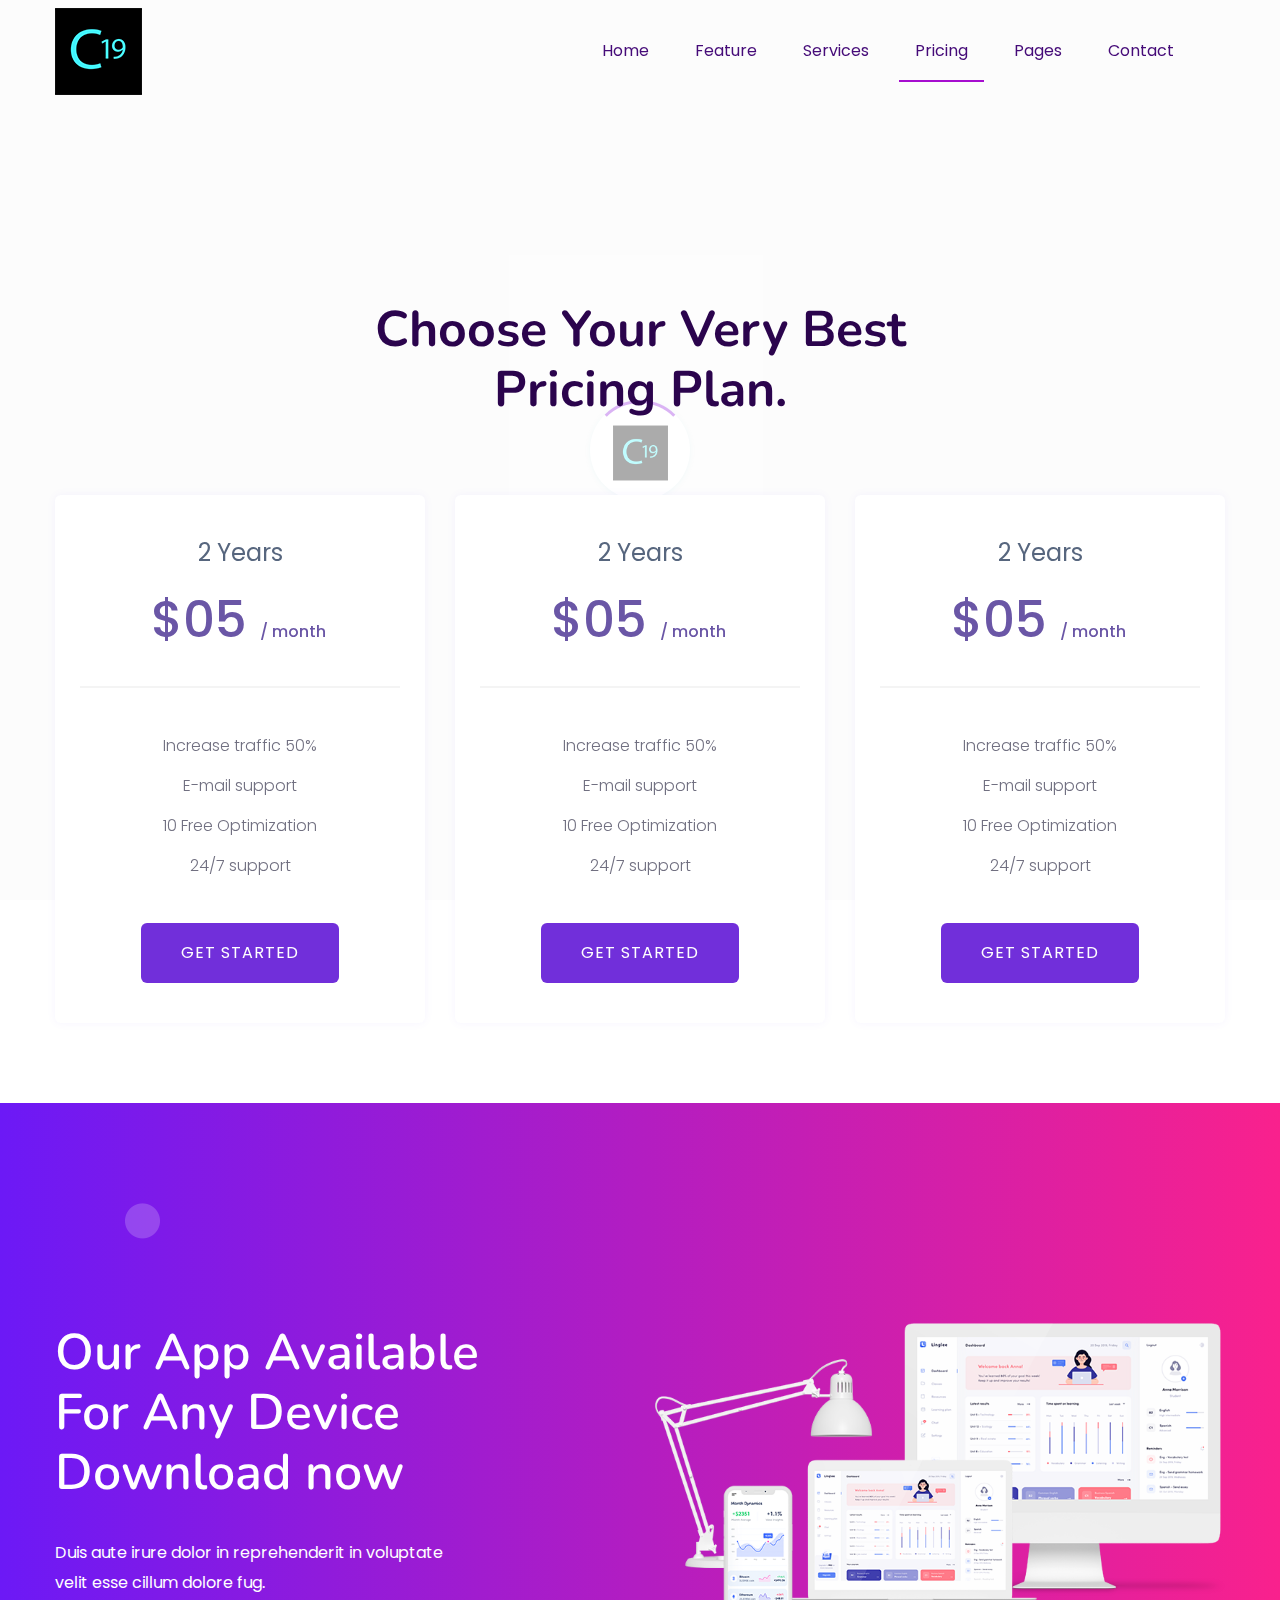
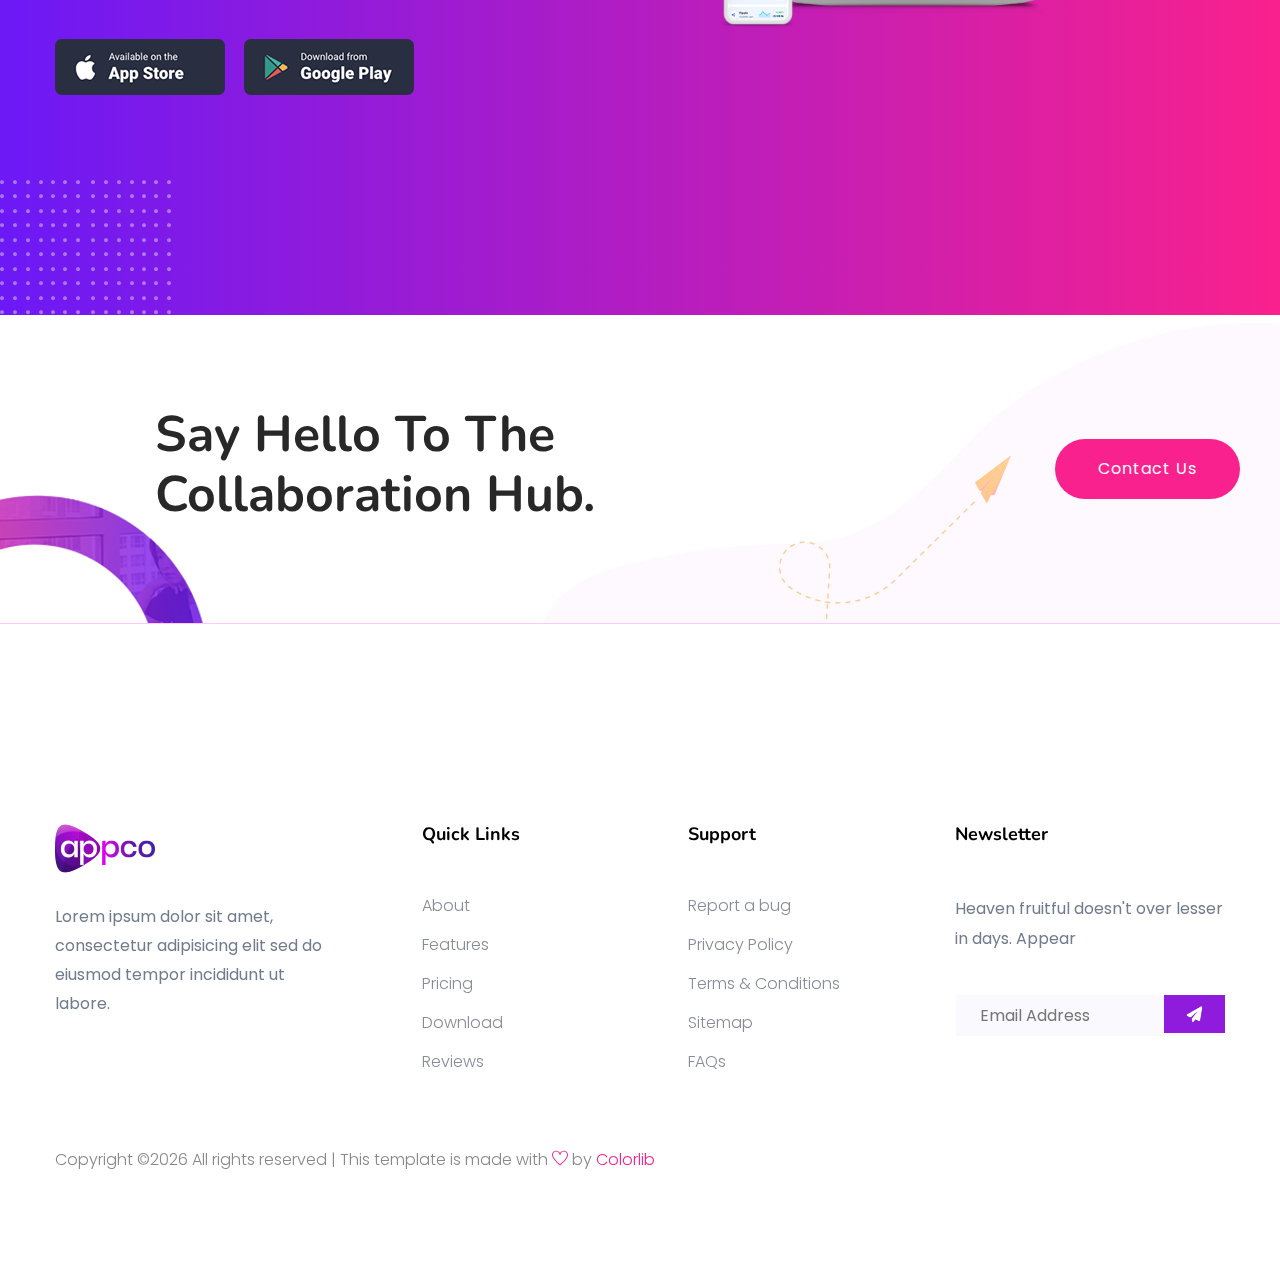
<file: pricing.html>
<!doctype html>
<html class="no-js" lang="zxx">
    <head>
        <meta charset="utf-8">
        <meta http-equiv="x-ua-compatible" content="ie=edge">
        <title>App Landing Template </title>
        <meta name="description" content="">
        <meta name="viewport" content="width=device-width, initial-scale=1">
        <link rel="manifest" href="site.webmanifest">
		<link rel="shortcut icon" type="image/x-icon" href="assets/img/favicon.ico">

		<!-- CSS here -->
            <link rel="stylesheet" href="assets/css/bootstrap.min.css">
            <link rel="stylesheet" href="assets/css/owl.carousel.min.css">
            <link rel="stylesheet" href="assets/css/flaticon.css">
            <link rel="stylesheet" href="assets/css/slicknav.css">
            <link rel="stylesheet" href="assets/css/animate.min.css">
            <link rel="stylesheet" href="assets/css/magnific-popup.css">
            <link rel="stylesheet" href="assets/css/fontawesome-all.min.css">
            <link rel="stylesheet" href="assets/css/themify-icons.css">
            <link rel="stylesheet" href="assets/css/slick.css">
            <link rel="stylesheet" href="assets/css/nice-select.css">
            <link rel="stylesheet" href="assets/css/style.css">
            <link rel="stylesheet" href="assets/css/responsive.css">
   </head>

   <body>
       
    <!-- Preloader Start -->
    <div id="preloader-active">
        <div class="preloader d-flex align-items-center justify-content-center">
            <div class="preloader-inner position-relative">
                <div class="preloader-circle"></div>
                <div class="preloader-img pere-text">
                    <img src="assets/img/logo/logo.png" alt="">
                </div>
            </div>
        </div>
    </div>
    <!-- Preloader Start -->

    <header>
        <!-- Header Start -->
       <div class="header-area header-transparrent ">
            <div class="main-header header-sticky">
                <div class="container">
                    <div class="row align-items-center">
                        <!-- Logo -->
                        <div class="col-xl-2 col-lg-2 col-md-2">
                            <div class="logo">
                                <a href="index.html"><img src="assets/img/logo/logo.png" alt=""></a>
                            </div>
                        </div>
                        <div class="col-xl-10 col-lg-10 col-md-10">
                            <!-- Main-menu -->
                            <div class="main-menu f-right d-none d-lg-block">
                                <nav>
                                    <ul id="navigation">    
                                        <li><a href="index.html"> Home</a></li>
                                        <li><a href="feature.html">Feature</a></li>
                                        <li><a href="services.html">Services</a></li>
                                        <li class="active"><a href="pricing.html">Pricing</a></li>
                                        <li><a href="#">Pages</a>
                                            <ul class="submenu">
                                                <li><a href="blog.html">Blog</a></li>
                                                <li><a href="single-blog.html">Blog Details</a></li>
                                                <li><a href="elements.html">Element</a></li>
                                            </ul>
                                        </li>
                                        <li><a href="contact.html">Contact</a></li>
                                    </ul>
                                </nav>
                            </div>
                        </div>
                        <!-- Mobile Menu -->
                        <div class="col-12">
                            <div class="mobile_menu d-block d-lg-none"></div>
                        </div>
                    </div>
                </div>
            </div>
       </div>
        <!-- Header End -->
    </header>

    <main>

        <!-- Best Pricing Start -->
        <section class="best-pricing best-pricing2 pricing-padding2">
            <div class="container">
                <!-- Section Tittle -->
                <div class="row d-flex justify-content-center">
                    <div class="col-lg-6 col-md-8">
                        <div class="section-tittle text-center">
                            <h2>Choose Your Very Best Pricing Plan.</h2>
                        </div>
                    </div>
                </div>
            </div>
        </section>
        <!-- Best Pricing End -->
        <!-- Pricing Card Start -->
        <div class="pricing-card-area">
            <div class="container">
                <div class="row">
                    <div class="col-xl-4 col-lg-4 col-md-6">
                        <div class="single-card text-center mb-30">
                            <div class="card-top">
                                <span>2 Years</span>
                                <h4>$05 <span>/ month</span></h4>
                            </div>
                            <div class="card-bottom">
                                <ul>
                                    <li>Increase traffic 50%</li>
                                    <li>E-mail support</li>
                                    <li>10 Free Optimization</li>
                                    <li>24/7  support</li>
                                </ul>
                                <a href="services.html" class="btn card-btn1">Get Started</a>
                            </div>
                        </div>
                    </div>
                    <div class="col-xl-4 col-lg-4 col-md-6">
                        <div class="single-card  text-center mb-30">
                            <div class="card-top">
                                <span>2 Years</span>
                                <h4>$05 <span>/ month</span></h4>
                            </div>
                            <div class="card-bottom">
                                <ul>
                                    <li>Increase traffic 50%</li>
                                    <li>E-mail support</li>
                                    <li>10 Free Optimization</li>
                                    <li>24/7  support</li>
                                </ul>
                                <a href="#" class="btn card-btn1">Get Started</a>
                            </div>
                        </div>
                    </div>
                    <div class="col-xl-4 col-lg-4 col-md-6">
                        <div class="single-card text-center mb-30">
                            <div class="card-top">
                                <span>2 Years</span>
                                <h4>$05 <span>/ month</span></h4>
                            </div>
                            <div class="card-bottom">
                                <ul>
                                    <li>Increase traffic 50%</li>
                                    <li>E-mail support</li>
                                    <li>10 Free Optimization</li>
                                    <li>24/7  support</li>
                                </ul>
                                <a href="#" class="btn card-btn1">Get Started</a>
                            </div>
                        </div>
                    </div>
                </div>
            </div>
        </div>
        <!-- Pricing Card End -->
        <!-- Available App  Start-->
        <div class="available-app-area mt-50">
            <div class="container">
                <div class="row d-flex justify-content-between">
                    <div class="col-xl-5 col-lg-6">
                        <div class="app-caption">
                            <div class="section-tittle section-tittle3">
                                <h2>Our App Available For Any Device Download now</h2>
                                <p>Duis aute irure dolor in reprehenderit in voluptate velit esse cillum dolore fug.</p>
                                <div class="app-btn">
                                    <a href="#" class="app-btn1"><img src="assets/img/shape/app_btn1.png" alt=""></a>
                                    <a href="#" class="app-btn2"><img src="assets/img/shape/app_btn2.png" alt=""></a>
                                </div>
                            </div>
                        </div>
                    </div>
                    <div class="col-xl-6 col-lg-6">
                        <div class="app-img">
                            <img src="assets/img/shape/available-app.png" alt="">
                        </div>
                    </div>
                </div>
            </div>
            <!-- Shape -->
            <div class="app-shape">
                <img src="assets/img/shape/app-shape-top.png" alt="" class="app-shape-top heartbeat d-none d-lg-block">
                <img src="assets/img/shape/app-shape-left.png" alt="" class="app-shape-left d-none d-xl-block">
                <!-- <img src="assets/img/shape/app-shape-right.png" alt="" class="app-shape-right bounce-animate "> -->
            </div>
        </div>
        <!-- Available App End-->

        <!-- Say Something Start -->
        <div class="say-something-aera pt-90 pb-90 fix">
            <div class="container">
                <div class="row justify-content-between align-items-center">
                    <div class="offset-xl-1 offset-lg-1 col-xl-5 col-lg-5">
                        <div class="say-something-cap">
                            <h2>Say Hello To The Collaboration Hub.</h2>
                        </div>
                    </div>
                    <div class="col-xl-2 col-lg-3">
                        <div class="say-btn">
                            <a href="#" class="btn radius-btn">Contact Us</a>
                        </div>
                    </div>
                </div>
            </div>
            <!-- shape -->
            <div class="say-shape">
                <img src="assets/img/shape/say-shape-left.png" alt="" class="say-shape1 rotateme d-none d-xl-block">
                <img src="assets/img/shape/say-shape-right.png" alt="" class="say-shape2 d-none d-lg-block">
            </div>
        </div>
        <!-- Say Something End -->
     
    </main>
   <footer>
       <!-- Footer Start-->
      <div class="footer-main">
        <div class="footer-area footer-padding">
            <div class="container">
                <div class="row  justify-content-between">
                    <div class="col-lg-3 col-md-4 col-sm-8">
                         <div class="single-footer-caption mb-30">
                              <!-- logo -->
                             <div class="footer-logo">
                                 <a href="index.html"><img src="assets/img/logo/logo2_footer.png" alt=""></a>
                             </div>
                             <div class="footer-tittle">
                                 <div class="footer-pera">
                                     <p class="info1">Lorem ipsum dolor sit amet, consectetur adipisicing elit sed do eiusmod tempor incididunt ut labore.</p>
                                </div>
                             </div>
                         </div>
                    </div>
                    <div class="col-lg-2 col-md-4 col-sm-5">
                        <div class="single-footer-caption mb-50">
                            <div class="footer-tittle">
                                <h4>Quick Links</h4>
                                <ul>
                                    <li><a href="#">About</a></li>
                                    <li><a href="#">Features</a></li>
                                    <li><a href="#">Pricing</a></li>
                                    <li><a href="#">Download</a></li>
                                    <li><a href="#">Reviews</a></li>
                                </ul>
                            </div>
                        </div>
                    </div>
                    <div class="col-lg-2 col-md-4 col-sm-7">
                        <div class="single-footer-caption mb-50">
                            <div class="footer-tittle">
                                <h4>Support</h4>
                                <ul>
                                    <li><a href="#">Report a bug</a></li>
                                    <li><a href="#">Privacy Policy</a></li>
                                    <li><a href="#">Terms & Conditions</a></li>
                                    <li><a href="#">Sitemap</a></li>
                                    <li><a href="#">FAQs</a></li>
                                </ul>
                            </div>
                        </div>
                    </div>
                    <div class="col-lg-3 col-md-6 col-sm-8">
                        <div class="single-footer-caption mb-50">
                            <div class="footer-tittle">
                                <h4>Newsletter</h4>
                                <div class="footer-pera footer-pera2">
                                 <p>Heaven fruitful doesn't over lesser in days. Appear </p>
                             </div>
                             <!-- Form -->
                             <div class="footer-form">
                                 <div id="mc_embed_signup">
                                     <form target="_blank" action="https://spondonit.us12.list-manage.com/subscribe/post?u=1462626880ade1ac87bd9c93a&amp;id=92a4423d01" method="get" class="subscribe_form relative mail_part" novalidate="true">
                                         <input type="email" name="EMAIL" id="newsletter-form-email" placeholder=" Email Address " class="placeholder hide-on-focus" onfocus="this.placeholder = ''" onblur="this.placeholder = ' Email Address '">
                                         <div class="form-icon">
                                             <button type="submit" name="submit" id="newsletter-submit" class="email_icon newsletter-submit button-contactForm"><img src="assets/img/shape/form_icon.png" alt=""></button>
                                         </div>
                                         <div class="mt-10 info"></div>
                                     </form>
                                 </div>
                             </div>
                            </div>
                        </div>
                    </div>
                </div>
                <!-- Copy-Right -->
                <div class="row align-items-center">
                    <div class="col-xl-12 ">
                        <div class="footer-copy-right">
                            <p><!-- Link back to Colorlib can't be removed. Template is licensed under CC BY 3.0. -->
  Copyright &copy;<script>document.write(new Date().getFullYear());</script> All rights reserved | This template is made with <i class="ti-heart" aria-hidden="true"></i> by <a href="https://colorlib.com" target="_blank">Colorlib</a>
  <!-- Link back to Colorlib can't be removed. Template is licensed under CC BY 3.0. --></p>
                        </div>
                    </div>
                </div>
            </div>
        </div>
      </div>
       <!-- Footer End-->
   </footer>
   
	<!-- JS here -->
	
		<!-- All JS Custom Plugins Link Here here -->
        <script src="./assets/js/vendor/modernizr-3.5.0.min.js"></script>
		
		<!-- Jquery, Popper, Bootstrap -->
		<script src="./assets/js/vendor/jquery-1.12.4.min.js"></script>
        <script src="./assets/js/popper.min.js"></script>
        <script src="./assets/js/bootstrap.min.js"></script>
	    <!-- Jquery Mobile Menu -->
        <script src="./assets/js/jquery.slicknav.min.js"></script>

		<!-- Jquery Slick , Owl-Carousel Plugins -->
        <script src="./assets/js/owl.carousel.min.js"></script>
        <script src="./assets/js/slick.min.js"></script>
        <!-- Date Picker -->
        <script src="./assets/js/gijgo.min.js"></script>
		<!-- One Page, Animated-HeadLin -->
        <script src="./assets/js/wow.min.js"></script>
		<script src="./assets/js/animated.headline.js"></script>
        <script src="./assets/js/jquery.magnific-popup.js"></script>

		<!-- Scrollup, nice-select, sticky -->
        <script src="./assets/js/jquery.scrollUp.min.js"></script>
        <script src="./assets/js/jquery.nice-select.min.js"></script>
		<script src="./assets/js/jquery.sticky.js"></script>
        
        <!-- contact js -->
        <script src="./assets/js/contact.js"></script>
        <script src="./assets/js/jquery.form.js"></script>
        <script src="./assets/js/jquery.validate.min.js"></script>
        <script src="./assets/js/mail-script.js"></script>
        <script src="./assets/js/jquery.ajaxchimp.min.js"></script>
        
		<!-- Jquery Plugins, main Jquery -->	
        <script src="./assets/js/plugins.js"></script>
        <script src="./assets/js/main.js"></script>
        
    </body>
</html>
</file>
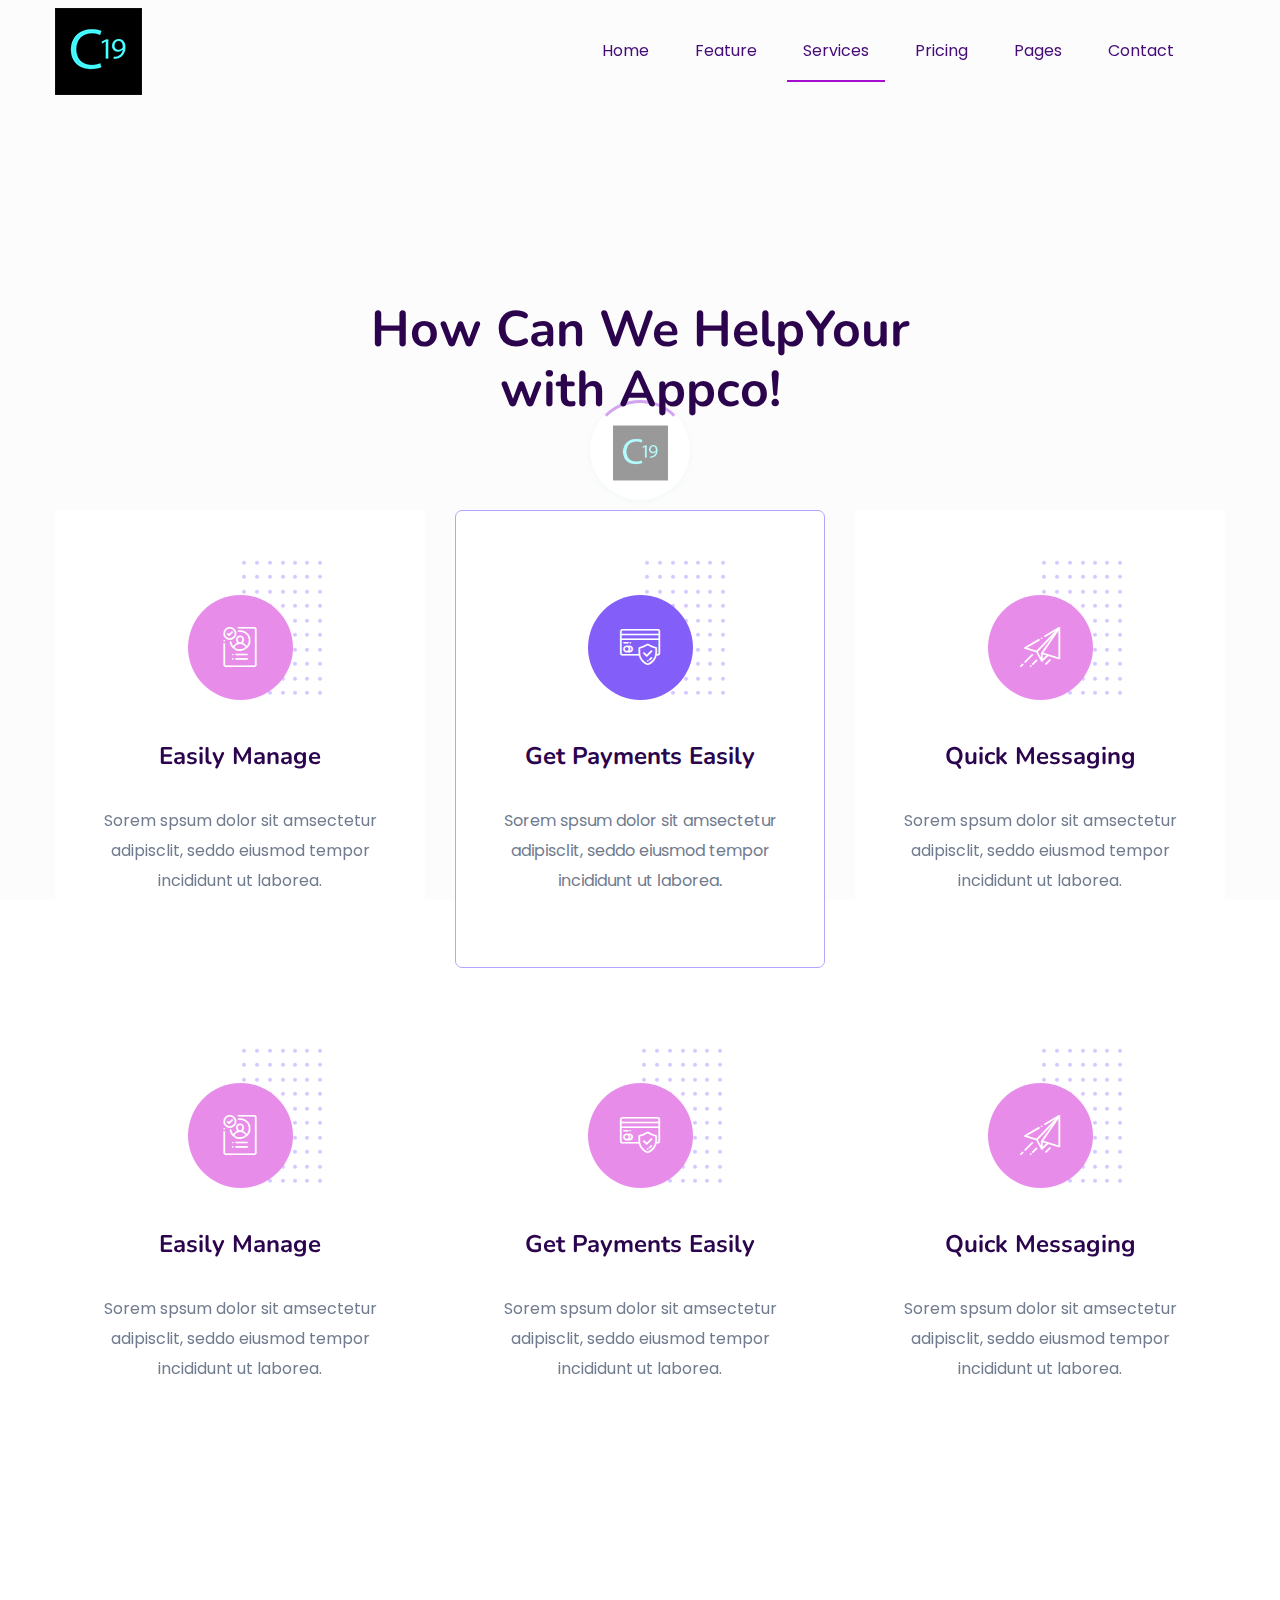
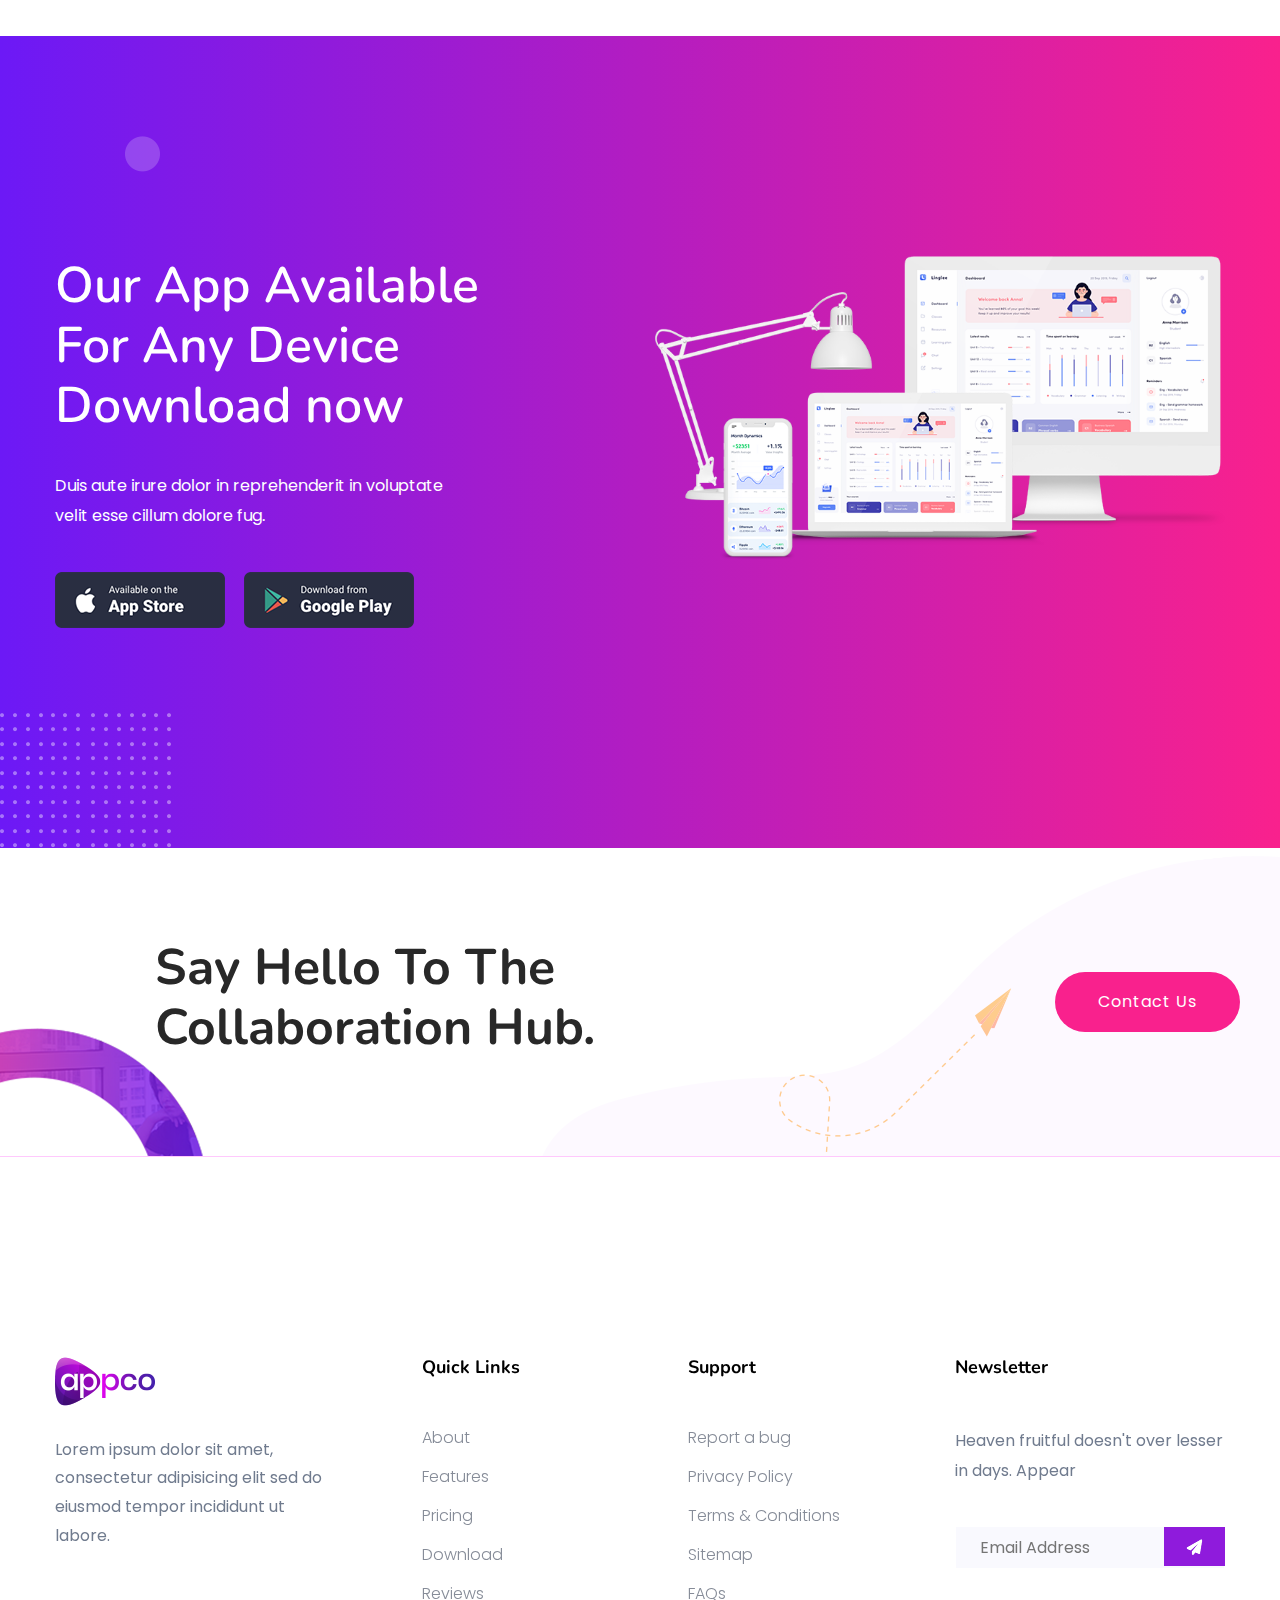
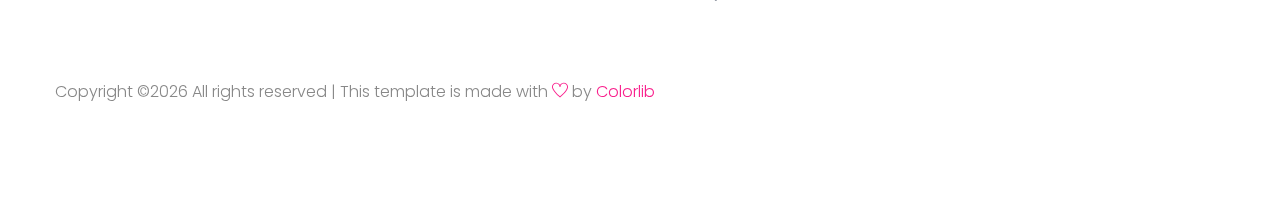
<file: services.html>
<!doctype html>
<html class="no-js" lang="zxx">
    <head>
        <meta charset="utf-8">
        <meta http-equiv="x-ua-compatible" content="ie=edge">
        <title>App Landing Template </title>
        <meta name="description" content="">
        <meta name="viewport" content="width=device-width, initial-scale=1">
        <link rel="manifest" href="site.webmanifest">
		<link rel="shortcut icon" type="image/x-icon" href="assets/img/favicon.ico">

		<!-- CSS here -->
            <link rel="stylesheet" href="assets/css/bootstrap.min.css">
            <link rel="stylesheet" href="assets/css/owl.carousel.min.css">
            <link rel="stylesheet" href="assets/css/flaticon.css">
            <link rel="stylesheet" href="assets/css/slicknav.css">
            <link rel="stylesheet" href="assets/css/animate.min.css">
            <link rel="stylesheet" href="assets/css/magnific-popup.css">
            <link rel="stylesheet" href="assets/css/fontawesome-all.min.css">
            <link rel="stylesheet" href="assets/css/themify-icons.css">
            <link rel="stylesheet" href="assets/css/slick.css">
            <link rel="stylesheet" href="assets/css/nice-select.css">
            <link rel="stylesheet" href="assets/css/style.css">
            <link rel="stylesheet" href="assets/css/responsive.css">
   </head>

   <body>
       
    <!-- Preloader Start -->
    <div id="preloader-active">
        <div class="preloader d-flex align-items-center justify-content-center">
            <div class="preloader-inner position-relative">
                <div class="preloader-circle"></div>
                <div class="preloader-img pere-text">
                    <img src="assets/img/logo/logo.png" alt="">
                </div>
            </div>
        </div>
    </div>
    <!-- Preloader Start -->

    <header>
        <!-- Header Start -->
       <div class="header-area header-transparrent ">
            <div class="main-header header-sticky">
                <div class="container">
                    <div class="row align-items-center">
                        <!-- Logo -->
                        <div class="col-xl-2 col-lg-2 col-md-2">
                            <div class="logo">
                                <a href="index.html"><img src="assets/img/logo/logo.png" alt=""></a>
                            </div>
                        </div>
                        <div class="col-xl-10 col-lg-10 col-md-10">
                            <!-- Main-menu -->
                            <div class="main-menu f-right d-none d-lg-block">
                                <nav>
                                    <ul id="navigation">    
                                        <li><a href="index.html"> Home</a></li>
                                        <li><a href="feature.html">Feature</a></li>
                                        <li  class="active"><a href="services.html">Services</a></li>
                                        <li><a href="pricing.html">Pricing</a></li>
                                        <li><a href="#">Pages</a>
                                            <ul class="submenu">
                                                <li><a href="blog.html">Blog</a></li>
                                                <li><a href="single-blog.html">Blog Details</a></li>
                                                <li><a href="elements.html">Element</a></li>
                                            </ul>
                                        </li>
                                        <li><a href="contact.html">Contact</a></li>
                                    </ul>
                                </nav>
                            </div>
                        </div>
                        <!-- Mobile Menu -->
                        <div class="col-12">
                            <div class="mobile_menu d-block d-lg-none"></div>
                        </div>
                    </div>
                </div>
            </div>
       </div>
        <!-- Header End -->
    </header>

    <main>

        <!-- Services Area Start -->
        <section class="service-area services-padding">
            <div class="container">
                <!-- Section Tittle -->
                <div class="row d-flex justify-content-center">
                    <div class="col-lg-6">
                        <div class="section-tittle text-center">
                            <h2>How Can We HelpYour<br>with Appco!</h2>
                        </div>
                    </div>
                </div>
                <!-- Section caption -->
                <div class="row">
                    <div class="col-xl-4 col-lg-4 col-md-6">
                        <div class="services-caption text-center mb-30">
                            <div class="service-icon">
                                <span class="flaticon-businessman"></span>
                            </div> 
                            <div class="service-cap">
                                <h4><a href="#">Easily Manage</a></h4>
                                <p>Sorem spsum dolor sit amsectetur adipisclit, seddo eiusmod tempor incididunt ut laborea.</p>
                            </div>
                        </div>
                    </div>
                    <div class="col-xl-4 col-lg-4 col-md-6">
                        <div class="services-caption active text-center mb-30">
                            <div class="service-icon">
                                <span class="flaticon-pay"></span>
                            </div> 
                            <div class="service-cap">
                                <h4><a href="#">Get Payments Easily</a></h4>
                                <p>Sorem spsum dolor sit amsectetur adipisclit, seddo eiusmod tempor incididunt ut laborea.</p>
                            </div>
                        </div>
                    </div> 
                    <div class="col-xl-4 col-lg-4 col-md-6">
                        <div class="services-caption text-center mb-30">
                            <div class="service-icon">
                                <span class="flaticon-plane"></span>
                            </div> 
                            <div class="service-cap">
                                <h4><a href="#">Quick Messaging</a></h4>
                                <p>Sorem spsum dolor sit amsectetur adipisclit, seddo eiusmod tempor incididunt ut laborea.</p>
                            </div>
                        </div>
                    </div>  
                    <div class="col-xl-4 col-lg-4 col-md-6">
                        <div class="services-caption text-center mb-30">
                            <div class="service-icon">
                                <span class="flaticon-businessman"></span>
                            </div> 
                            <div class="service-cap">
                                <h4><a href="#">Easily Manage</a></h4>
                                <p>Sorem spsum dolor sit amsectetur adipisclit, seddo eiusmod tempor incididunt ut laborea.</p>
                            </div>
                        </div>
                    </div>
                    <div class="col-xl-4 col-lg-4 col-md-6">
                        <div class="services-caption text-center mb-30">
                            <div class="service-icon">
                                <span class="flaticon-pay"></span>
                            </div> 
                            <div class="service-cap">
                                <h4><a href="#">Get Payments Easily</a></h4>
                                <p>Sorem spsum dolor sit amsectetur adipisclit, seddo eiusmod tempor incididunt ut laborea.</p>
                            </div>
                        </div>
                    </div> 
                    <div class="col-xl-4 col-lg-4 col-md-6">
                        <div class="services-caption text-center mb-30">
                            <div class="service-icon">
                                <span class="flaticon-plane"></span>
                            </div> 
                            <div class="service-cap">
                                <h4><a href="#">Quick Messaging</a></h4>
                                <p>Sorem spsum dolor sit amsectetur adipisclit, seddo eiusmod tempor incididunt ut laborea.</p>
                            </div>
                        </div>
                    </div>
                </div>
            </div>
        </section>
        <!-- Services Area End -->
        
        <!-- Available App  Start-->
        <div class="available-app-area">
            <div class="container">
                <div class="row d-flex justify-content-between">
                    <div class="col-xl-5 col-lg-6">
                        <div class="app-caption">
                            <div class="section-tittle section-tittle3">
                                <h2>Our App Available For Any Device Download now</h2>
                                <p>Duis aute irure dolor in reprehenderit in voluptate velit esse cillum dolore fug.</p>
                                <div class="app-btn">
                                    <a href="#" class="app-btn1"><img src="assets/img/shape/app_btn1.png" alt=""></a>
                                    <a href="#" class="app-btn2"><img src="assets/img/shape/app_btn2.png" alt=""></a>
                                </div>
                            </div>
                        </div>
                    </div>
                    <div class="col-xl-6 col-lg-6">
                        <div class="app-img">
                            <img src="assets/img/shape/available-app.png" alt="">
                        </div>
                    </div>
                </div>
            </div>
            <!-- Shape -->
            <div class="app-shape">
                <img src="assets/img/shape/app-shape-top.png" alt="" class="app-shape-top heartbeat d-none d-lg-block">
                <img src="assets/img/shape/app-shape-left.png" alt="" class="app-shape-left d-none d-xl-block">
                <!-- <img src="assets/img/shape/app-shape-right.png" alt="" class="app-shape-right bounce-animate "> -->
            </div>
        </div>
        <!-- Available App End-->

        <!-- Say Something Start -->
        <div class="say-something-aera pt-90 pb-90 fix">
            <div class="container">
                <div class="row justify-content-between align-items-center">
                    <div class="offset-xl-1 offset-lg-1 col-xl-5 col-lg-5">
                        <div class="say-something-cap">
                            <h2>Say Hello To The Collaboration Hub.</h2>
                        </div>
                    </div>
                    <div class="col-xl-2 col-lg-3">
                        <div class="say-btn">
                            <a href="#" class="btn radius-btn">Contact Us</a>
                        </div>
                    </div>
                </div>
            </div>
            <!-- shape -->
            <div class="say-shape">
                <img src="assets/img/shape/say-shape-left.png" alt="" class="say-shape1 rotateme d-none d-xl-block">
                <img src="assets/img/shape/say-shape-right.png" alt="" class="say-shape2 d-none d-lg-block">
            </div>
        </div>
        <!-- Say Something End -->
     
    </main>
   <footer>

       <!-- Footer Start-->
      <div class="footer-main">
        <div class="footer-area footer-padding">
            <div class="container">
                <div class="row  justify-content-between">
                    <div class="col-lg-3 col-md-4 col-sm-8">
                         <div class="single-footer-caption mb-30">
                              <!-- logo -->
                             <div class="footer-logo">
                                 <a href="index.html"><img src="assets/img/logo/logo2_footer.png" alt=""></a>
                             </div>
                             <div class="footer-tittle">
                                 <div class="footer-pera">
                                     <p class="info1">Lorem ipsum dolor sit amet, consectetur adipisicing elit sed do eiusmod tempor incididunt ut labore.</p>
                                </div>
                             </div>
                         </div>
                    </div>
                    <div class="col-lg-2 col-md-4 col-sm-5">
                        <div class="single-footer-caption mb-50">
                            <div class="footer-tittle">
                                <h4>Quick Links</h4>
                                <ul>
                                    <li><a href="#">About</a></li>
                                    <li><a href="#">Features</a></li>
                                    <li><a href="#">Pricing</a></li>
                                    <li><a href="#">Download</a></li>
                                    <li><a href="#">Reviews</a></li>
                                </ul>
                            </div>
                        </div>
                    </div>
                    <div class="col-lg-2 col-md-4 col-sm-7">
                        <div class="single-footer-caption mb-50">
                            <div class="footer-tittle">
                                <h4>Support</h4>
                                <ul>
                                    <li><a href="#">Report a bug</a></li>
                                    <li><a href="#">Privacy Policy</a></li>
                                    <li><a href="#">Terms & Conditions</a></li>
                                    <li><a href="#">Sitemap</a></li>
                                    <li><a href="#">FAQs</a></li>
                                </ul>
                            </div>
                        </div>
                    </div>
                    <div class="col-lg-3 col-md-6 col-sm-8">
                        <div class="single-footer-caption mb-50">
                            <div class="footer-tittle">
                                <h4>Newsletter</h4>
                                <div class="footer-pera footer-pera2">
                                 <p>Heaven fruitful doesn't over lesser in days. Appear </p>
                             </div>
                             <!-- Form -->
                             <div class="footer-form">
                                 <div id="mc_embed_signup">
                                     <form target="_blank" action="https://spondonit.us12.list-manage.com/subscribe/post?u=1462626880ade1ac87bd9c93a&amp;id=92a4423d01" method="get" class="subscribe_form relative mail_part" novalidate="true">
                                         <input type="email" name="EMAIL" id="newsletter-form-email" placeholder=" Email Address " class="placeholder hide-on-focus" onfocus="this.placeholder = ''" onblur="this.placeholder = ' Email Address '">
                                         <div class="form-icon">
                                             <button type="submit" name="submit" id="newsletter-submit" class="email_icon newsletter-submit button-contactForm"><img src="assets/img/shape/form_icon.png" alt=""></button>
                                         </div>
                                         <div class="mt-10 info"></div>
                                     </form>
                                 </div>
                             </div>
                            </div>
                        </div>
                    </div>
                </div>
                <!-- Copy-Right -->
                <div class="row align-items-center">
                    <div class="col-xl-12 ">
                        <div class="footer-copy-right">
                            <p><!-- Link back to Colorlib can't be removed. Template is licensed under CC BY 3.0. -->
  Copyright &copy;<script>document.write(new Date().getFullYear());</script> All rights reserved | This template is made with <i class="ti-heart" aria-hidden="true"></i> by <a href="https://colorlib.com" target="_blank">Colorlib</a>
  <!-- Link back to Colorlib can't be removed. Template is licensed under CC BY 3.0. --></p>
                        </div>
                    </div>
                </div>
            </div>
        </div>
      </div>
       <!-- Footer End-->

   </footer>
   
	<!-- JS here -->
	
		<!-- All JS Custom Plugins Link Here here -->
        <script src="./assets/js/vendor/modernizr-3.5.0.min.js"></script>
		
		<!-- Jquery, Popper, Bootstrap -->
		<script src="./assets/js/vendor/jquery-1.12.4.min.js"></script>
        <script src="./assets/js/popper.min.js"></script>
        <script src="./assets/js/bootstrap.min.js"></script>
	    <!-- Jquery Mobile Menu -->
        <script src="./assets/js/jquery.slicknav.min.js"></script>

		<!-- Jquery Slick , Owl-Carousel Plugins -->
        <script src="./assets/js/owl.carousel.min.js"></script>
        <script src="./assets/js/slick.min.js"></script>
        <!-- Date Picker -->
        <script src="./assets/js/gijgo.min.js"></script>
		<!-- One Page, Animated-HeadLin -->
        <script src="./assets/js/wow.min.js"></script>
		<script src="./assets/js/animated.headline.js"></script>
        <script src="./assets/js/jquery.magnific-popup.js"></script>

		<!-- Scrollup, nice-select, sticky -->
        <script src="./assets/js/jquery.scrollUp.min.js"></script>
        <script src="./assets/js/jquery.nice-select.min.js"></script>
		<script src="./assets/js/jquery.sticky.js"></script>
        
        <!-- contact js -->
        <script src="./assets/js/contact.js"></script>
        <script src="./assets/js/jquery.form.js"></script>
        <script src="./assets/js/jquery.validate.min.js"></script>
        <script src="./assets/js/mail-script.js"></script>
        <script src="./assets/js/jquery.ajaxchimp.min.js"></script>
        
		<!-- Jquery Plugins, main Jquery -->	
        <script src="./assets/js/plugins.js"></script>
        <script src="./assets/js/main.js"></script>
        
    </body>
</html>
</file>
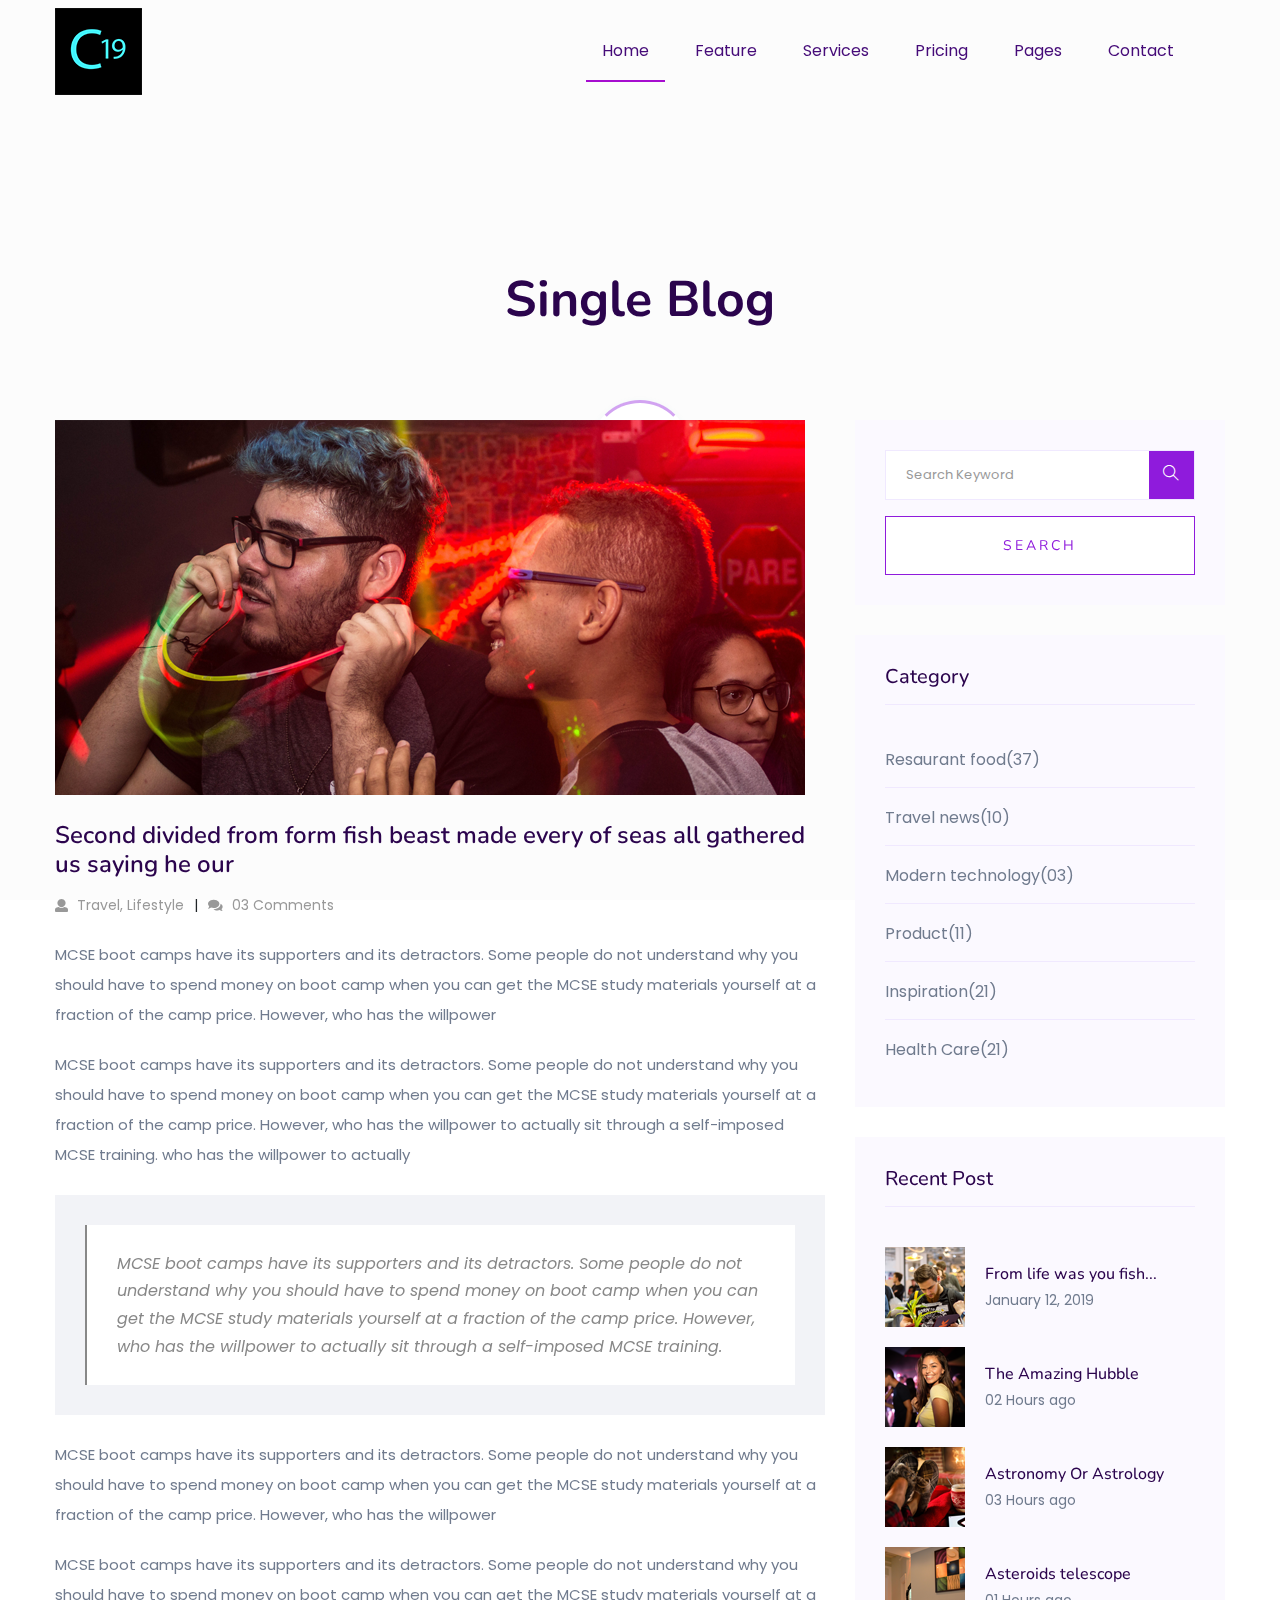
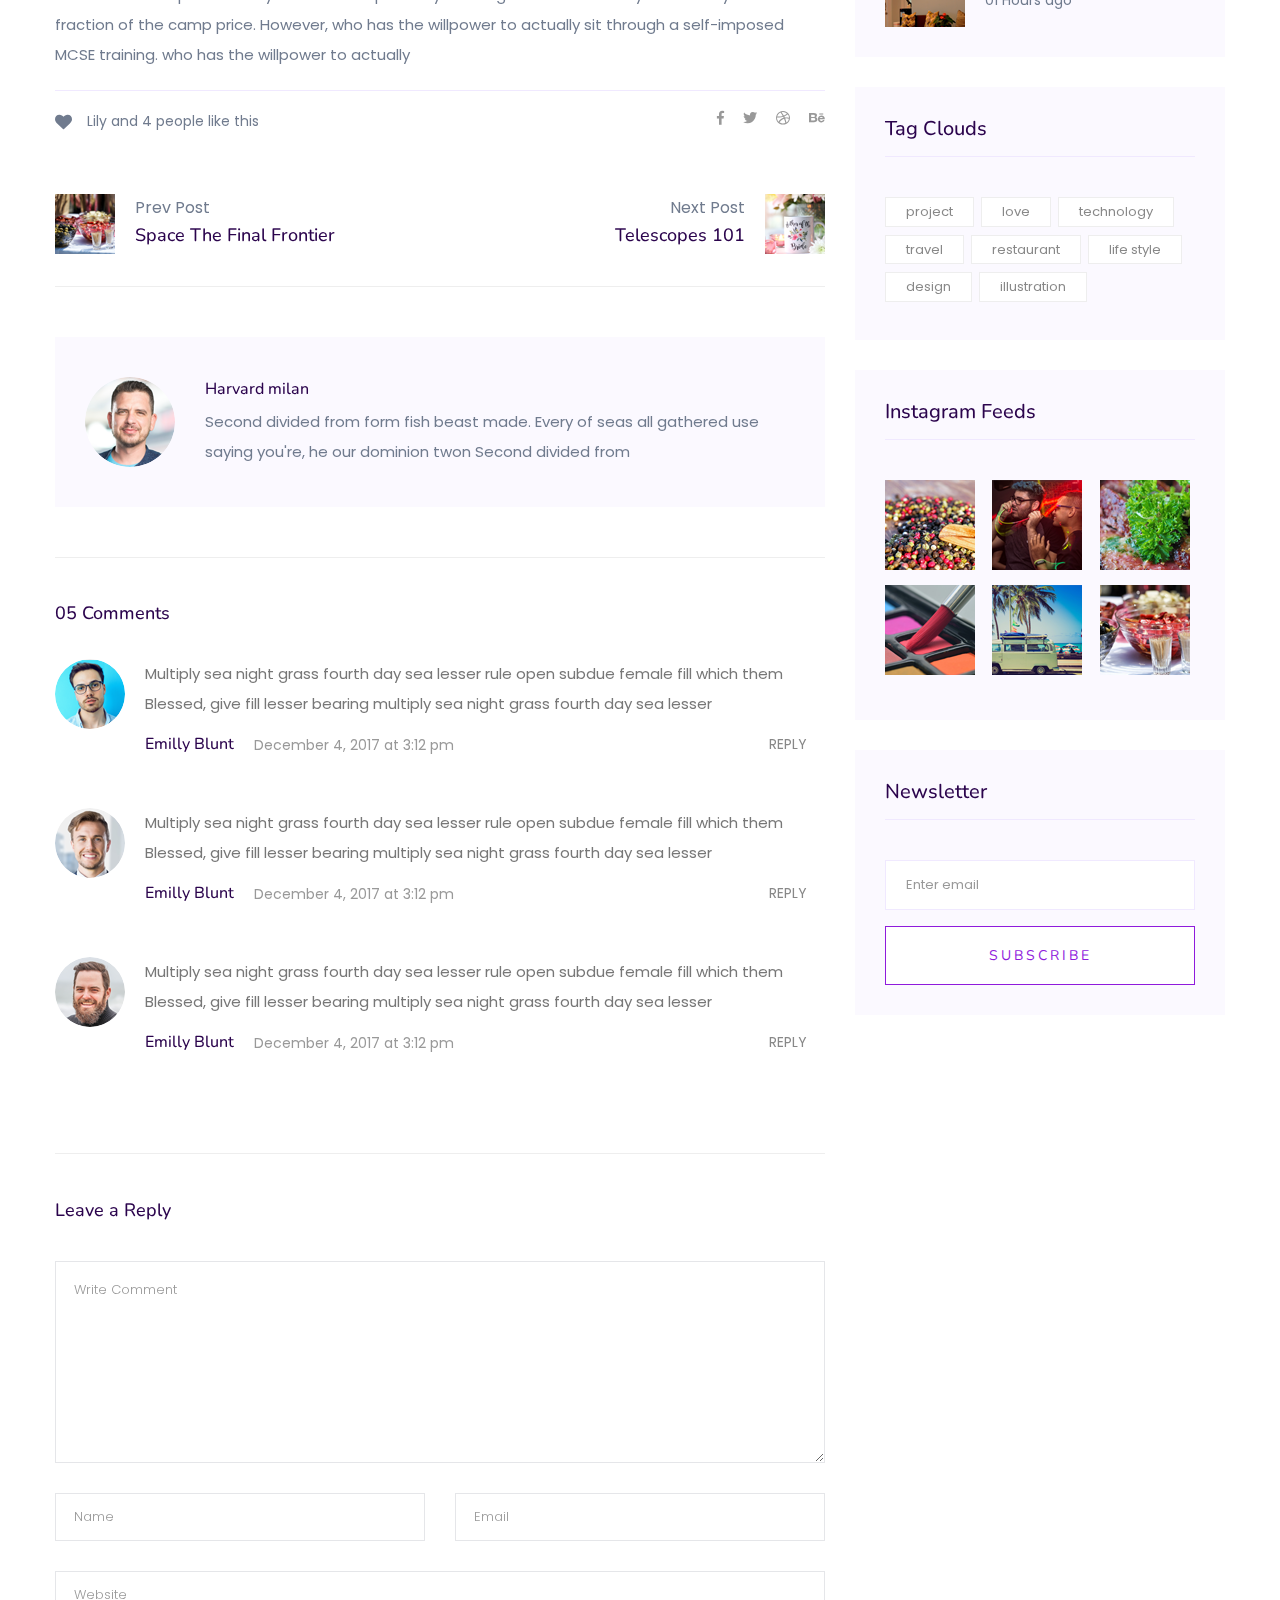
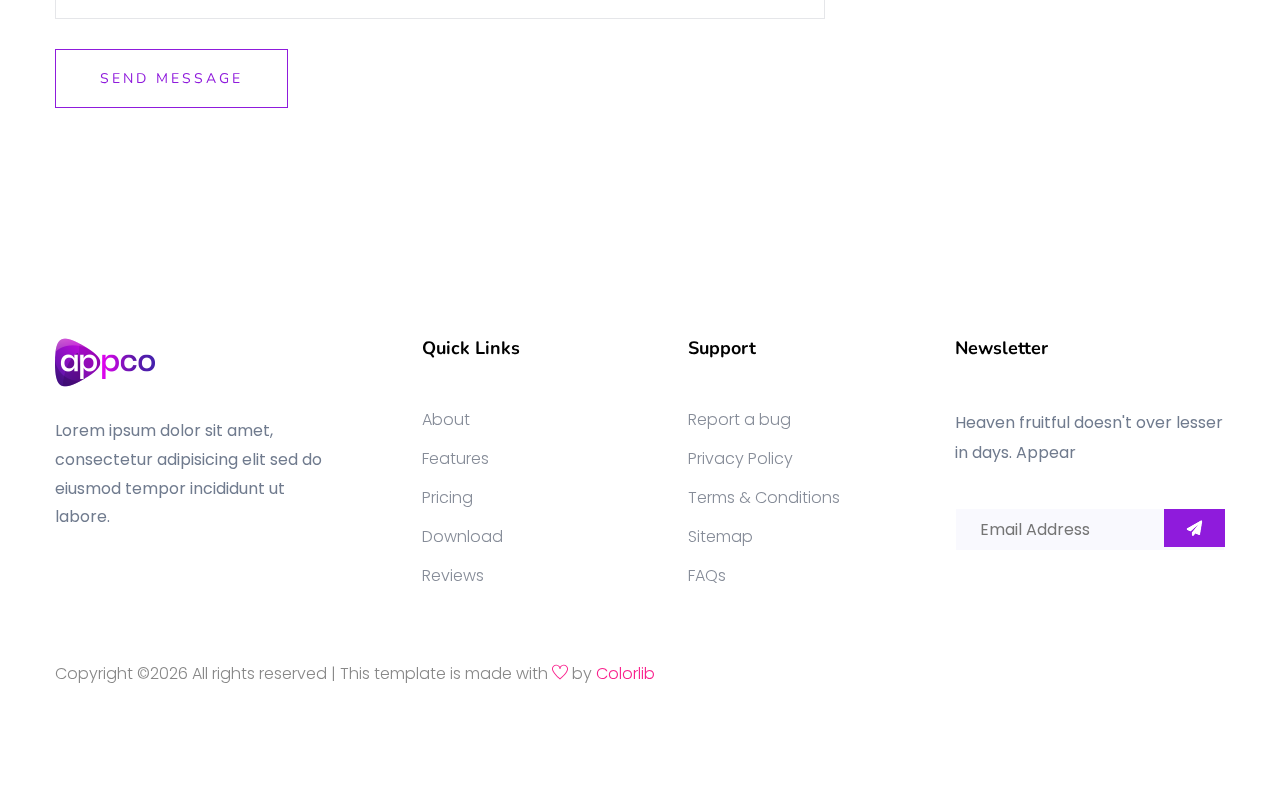
<file: single-blog.html>
<!doctype html>
<html class="no-js" lang="zxx">

<head>
   <meta charset="utf-8">
   <meta http-equiv="x-ua-compatible" content="ie=edge">
  <title>App Landing Template </title>
   <meta name="description" content="">
   <meta name="viewport" content="width=device-width, initial-scale=1">

   <!-- <link rel="manifest" href="site.webmanifest"> -->
   <link rel="shortcut icon" type="image/x-icon" href="assets/img/favicon.ico">
   <!-- Place favicon.ico in the root directory -->
  
  <!-- CSS here -->
  <link rel="stylesheet" href="assets/css/bootstrap.min.css">
  <link rel="stylesheet" href="assets/css/owl.carousel.min.css">
  <link rel="stylesheet" href="assets/css/slicknav.css">
  <link rel="stylesheet" href="assets/css/animate.min.css">
  <link rel="stylesheet" href="assets/css/magnific-popup.css">
  <link rel="stylesheet" href="assets/css/fontawesome-all.min.css">
  <link rel="stylesheet" href="assets/css/themify-icons.css">
  <link rel="stylesheet" href="assets/css/slick.css">
  <link rel="stylesheet" href="assets/css/nice-select.css">
  <link rel="stylesheet" href="assets/css/style.css">
  <link rel="stylesheet" href="assets/css/responsive.css">
</head>

<body>
   <!-- Preloader Start -->
   <div id="preloader-active">
      <div class="preloader d-flex align-items-center justify-content-center">
            <div class="preloader-inner position-relative">
               <div class="preloader-circle"></div>
               <div class="preloader-img pere-text">
                  <img src="assets/img/logo/logo.png" alt="">
               </div>
            </div>
      </div>
   </div>
   <!-- Preloader Start-->
   <header>
      <!-- Header Start -->
     <div class="header-area header-transparrent ">
          <div class="main-header header-sticky">
              <div class="container">
                  <div class="row align-items-center">
                      <!-- Logo -->
                      <div class="col-xl-2 col-lg-2 col-md-2">
                          <div class="logo">
                              <a href="index.html"><img src="assets/img/logo/logo.png" alt=""></a>
                          </div>
                      </div>
                      <div class="col-xl-10 col-lg-10 col-md-10">
                          <!-- Main-menu -->
                          <div class="main-menu f-right d-none d-lg-block">
                              <nav>
                                  <ul id="navigation">    
                                      <li class="active"><a href="index.html"> Home</a></li>
                                      <li><a href="feature.html">Feature</a></li>
                                      <li><a href="services.html">Services</a></li>
                                      <li><a href="pricing.html">Pricing</a></li>
                                      <li><a href="#">Pages</a>
                                          <ul class="submenu">
                                              <li><a href="blog.html">Blog</a></li>
                                              <li><a href="single-blog.html">Blog Details</a></li>
                                              <li><a href="elements.html">Element</a></li>
                                          </ul>
                                      </li>
                                      <li><a href="contact.html">Contact</a></li>
                                  </ul>
                              </nav>
                          </div>
                      </div>
                      <!-- Mobile Menu -->
                      <div class="col-12">
                          <div class="mobile_menu d-block d-lg-none"></div>
                      </div>
                  </div>
              </div>
          </div>
     </div>
      <!-- Header End -->
  </header>
       <!-- Slider Area Start-->
       <div class="services-area">
         <div class="container">

             <!-- Section-tittle -->
             <div class="row d-flex justify-content-center">
                 <div class="col-lg-8">
                     <div class="section-tittle text-center mb-80">
                         <h2>Single Blog​</h2>
                     </div>
                 </div>
             </div>
         </div>
     </div>
     <!-- Slider Area End-->
   <!--================Blog Area =================-->
   <section class="blog_area single-post-area">
      <div class="container">
         <div class="row">
            <div class="col-lg-8 posts-list">
               <div class="single-post">
                  <div class="feature-img">
                     <img class="img-fluid" src="assets/img/blog/single_blog_1.png" alt="">
                  </div>
                  <div class="blog_details">
                     <h2>Second divided from form fish beast made every of seas
                        all gathered us saying he our
                     </h2>
                     <ul class="blog-info-link mt-3 mb-4">
                        <li><a href="#"><i class="fa fa-user"></i> Travel, Lifestyle</a></li>
                        <li><a href="#"><i class="fa fa-comments"></i> 03 Comments</a></li>
                     </ul>
                     <p class="excert">
                        MCSE boot camps have its supporters and its detractors. Some people do not understand why you
                        should have to spend money on boot camp when you can get the MCSE study materials yourself at a
                        fraction of the camp price. However, who has the willpower
                     </p>
                     <p>
                        MCSE boot camps have its supporters and its detractors. Some people do not understand why you
                        should have to spend money on boot camp when you can get the MCSE study materials yourself at a
                        fraction of the camp price. However, who has the willpower to actually sit through a
                        self-imposed MCSE training. who has the willpower to actually
                     </p>
                     <div class="quote-wrapper">
                        <div class="quotes">
                           MCSE boot camps have its supporters and its detractors. Some people do not understand why you
                           should have to spend money on boot camp when you can get the MCSE study materials yourself at
                           a fraction of the camp price. However, who has the willpower to actually sit through a
                           self-imposed MCSE training.
                        </div>
                     </div>
                     <p>
                        MCSE boot camps have its supporters and its detractors. Some people do not understand why you
                        should have to spend money on boot camp when you can get the MCSE study materials yourself at a
                        fraction of the camp price. However, who has the willpower
                     </p>
                     <p>
                        MCSE boot camps have its supporters and its detractors. Some people do not understand why you
                        should have to spend money on boot camp when you can get the MCSE study materials yourself at a
                        fraction of the camp price. However, who has the willpower to actually sit through a
                        self-imposed MCSE training. who has the willpower to actually
                     </p>
                  </div>
               </div>
               <div class="navigation-top">
                  <div class="d-sm-flex justify-content-between text-center">
                     <p class="like-info"><span class="align-middle"><i class="fa fa-heart"></i></span> Lily and 4
                        people like this</p>
                     <div class="col-sm-4 text-center my-2 my-sm-0">
                        <!-- <p class="comment-count"><span class="align-middle"><i class="fa fa-comment"></i></span> 06 Comments</p> -->
                     </div>
                     <ul class="social-icons">
                        <li><a href="#"><i class="fab fa-facebook-f"></i></a></li>
                        <li><a href="#"><i class="fab fa-twitter"></i></a></li>
                        <li><a href="#"><i class="fab fa-dribbble"></i></a></li>
                        <li><a href="#"><i class="fab fa-behance"></i></a></li>
                     </ul>
                  </div>
                  <div class="navigation-area">
                     <div class="row">
                        <div
                           class="col-lg-6 col-md-6 col-12 nav-left flex-row d-flex justify-content-start align-items-center">
                           <div class="thumb">
                              <a href="#">
                                 <img class="img-fluid" src="assets/img/post/preview.png" alt="">
                              </a>
                           </div>
                           <div class="arrow">
                              <a href="#">
                                 <span class="lnr text-white ti-arrow-left"></span>
                              </a>
                           </div>
                           <div class="detials">
                              <p>Prev Post</p>
                              <a href="#">
                                 <h4>Space The Final Frontier</h4>
                              </a>
                           </div>
                        </div>
                        <div
                           class="col-lg-6 col-md-6 col-12 nav-right flex-row d-flex justify-content-end align-items-center">
                           <div class="detials">
                              <p>Next Post</p>
                              <a href="#">
                                 <h4>Telescopes 101</h4>
                              </a>
                           </div>
                           <div class="arrow">
                              <a href="#">
                                 <span class="lnr text-white ti-arrow-right"></span>
                              </a>
                           </div>
                           <div class="thumb">
                              <a href="#">
                                 <img class="img-fluid" src="assets/img/post/next.png" alt="">
                              </a>
                           </div>
                        </div>
                     </div>
                  </div>
               </div>
               <div class="blog-author">
                  <div class="media align-items-center">
                     <img src="assets/img/blog/author.png" alt="">
                     <div class="media-body">
                        <a href="#">
                           <h4>Harvard milan</h4>
                        </a>
                        <p>Second divided from form fish beast made. Every of seas all gathered use saying you're, he
                           our dominion twon Second divided from</p>
                     </div>
                  </div>
               </div>
               <div class="comments-area">
                  <h4>05 Comments</h4>
                  <div class="comment-list">
                     <div class="single-comment justify-content-between d-flex">
                        <div class="user justify-content-between d-flex">
                           <div class="thumb">
                              <img src="assets/img/comment/comment_1.png" alt="">
                           </div>
                           <div class="desc">
                              <p class="comment">
                                 Multiply sea night grass fourth day sea lesser rule open subdue female fill which them
                                 Blessed, give fill lesser bearing multiply sea night grass fourth day sea lesser
                              </p>
                              <div class="d-flex justify-content-between">
                                 <div class="d-flex align-items-center">
                                    <h5>
                                       <a href="#">Emilly Blunt</a>
                                    </h5>
                                    <p class="date">December 4, 2017 at 3:12 pm </p>
                                 </div>
                                 <div class="reply-btn">
                                    <a href="#" class="btn-reply text-uppercase">reply</a>
                                 </div>
                              </div>
                           </div>
                        </div>
                     </div>
                  </div>
                  <div class="comment-list">
                     <div class="single-comment justify-content-between d-flex">
                        <div class="user justify-content-between d-flex">
                           <div class="thumb">
                              <img src="assets/img/comment/comment_2.png" alt="">
                           </div>
                           <div class="desc">
                              <p class="comment">
                                 Multiply sea night grass fourth day sea lesser rule open subdue female fill which them
                                 Blessed, give fill lesser bearing multiply sea night grass fourth day sea lesser
                              </p>
                              <div class="d-flex justify-content-between">
                                 <div class="d-flex align-items-center">
                                    <h5>
                                       <a href="#">Emilly Blunt</a>
                                    </h5>
                                    <p class="date">December 4, 2017 at 3:12 pm </p>
                                 </div>
                                 <div class="reply-btn">
                                    <a href="#" class="btn-reply text-uppercase">reply</a>
                                 </div>
                              </div>
                           </div>
                        </div>
                     </div>
                  </div>
                  <div class="comment-list">
                     <div class="single-comment justify-content-between d-flex">
                        <div class="user justify-content-between d-flex">
                           <div class="thumb">
                              <img src="assets/img/comment/comment_3.png" alt="">
                           </div>
                           <div class="desc">
                              <p class="comment">
                                 Multiply sea night grass fourth day sea lesser rule open subdue female fill which them
                                 Blessed, give fill lesser bearing multiply sea night grass fourth day sea lesser
                              </p>
                              <div class="d-flex justify-content-between">
                                 <div class="d-flex align-items-center">
                                    <h5>
                                       <a href="#">Emilly Blunt</a>
                                    </h5>
                                    <p class="date">December 4, 2017 at 3:12 pm </p>
                                 </div>
                                 <div class="reply-btn">
                                    <a href="#" class="btn-reply text-uppercase">reply</a>
                                 </div>
                              </div>
                           </div>
                        </div>
                     </div>
                  </div>
               </div>
               <div class="comment-form">
                  <h4>Leave a Reply</h4>
                  <form class="form-contact comment_form" action="#" id="commentForm">
                     <div class="row">
                        <div class="col-12">
                           <div class="form-group">
                              <textarea class="form-control w-100" name="comment" id="comment" cols="30" rows="9"
                                 placeholder="Write Comment"></textarea>
                           </div>
                        </div>
                        <div class="col-sm-6">
                           <div class="form-group">
                              <input class="form-control" name="name" id="name" type="text" placeholder="Name">
                           </div>
                        </div>
                        <div class="col-sm-6">
                           <div class="form-group">
                              <input class="form-control" name="email" id="email" type="email" placeholder="Email">
                           </div>
                        </div>
                        <div class="col-12">
                           <div class="form-group">
                              <input class="form-control" name="website" id="website" type="text" placeholder="Website">
                           </div>
                        </div>
                     </div>
                     <div class="form-group">
                        <button type="submit" class="button button-contactForm btn_1 boxed-btn">Send Message</button>
                     </div>
                  </form>
               </div>
            </div>
            <div class="col-lg-4">
               <div class="blog_right_sidebar">
                  <aside class="single_sidebar_widget search_widget">
                     <form action="#">
                        <div class="form-group">
                           <div class="input-group mb-3">
                              <input type="text" class="form-control" placeholder='Search Keyword'
                                 onfocus="this.placeholder = ''" onblur="this.placeholder = 'Search Keyword'">
                              <div class="input-group-append">
                                 <button class="btns" type="button"><i class="ti-search"></i></button>
                              </div>
                           </div>
                        </div>
                        <button class="button rounded-0 primary-bg text-white w-100 btn_1 boxed-btn"
                           type="submit">Search</button>
                     </form>
                  </aside>
                  <aside class="single_sidebar_widget post_category_widget">
                     <h4 class="widget_title">Category</h4>
                     <ul class="list cat-list">
                        <li>
                           <a href="#" class="d-flex">
                              <p>Resaurant food</p>
                              <p>(37)</p>
                           </a>
                        </li>
                        <li>
                           <a href="#" class="d-flex">
                              <p>Travel news</p>
                              <p>(10)</p>
                           </a>
                        </li>
                        <li>
                           <a href="#" class="d-flex">
                              <p>Modern technology</p>
                              <p>(03)</p>
                           </a>
                        </li>
                        <li>
                           <a href="#" class="d-flex">
                              <p>Product</p>
                              <p>(11)</p>
                           </a>
                        </li>
                        <li>
                           <a href="#" class="d-flex">
                              <p>Inspiration</p>
                              <p>(21)</p>
                           </a>
                        </li>
                        <li>
                           <a href="#" class="d-flex">
                              <p>Health Care</p>
                              <p>(21)</p>
                           </a>
                        </li>
                     </ul>
                  </aside>
                  <aside class="single_sidebar_widget popular_post_widget">
                     <h3 class="widget_title">Recent Post</h3>
                     <div class="media post_item">
                        <img src="assets/img/post/post_1.png" alt="post">
                        <div class="media-body">
                           <a href="single-blog.html">
                              <h3>From life was you fish...</h3>
                           </a>
                           <p>January 12, 2019</p>
                        </div>
                     </div>
                     <div class="media post_item">
                        <img src="assets/img/post/post_2.png" alt="post">
                        <div class="media-body">
                           <a href="single-blog.html">
                              <h3>The Amazing Hubble</h3>
                           </a>
                           <p>02 Hours ago</p>
                        </div>
                     </div>
                     <div class="media post_item">
                        <img src="assets/img/post/post_3.png" alt="post">
                        <div class="media-body">
                           <a href="single-blog.html">
                              <h3>Astronomy Or Astrology</h3>
                           </a>
                           <p>03 Hours ago</p>
                        </div>
                     </div>
                     <div class="media post_item">
                        <img src="assets/img/post/post_4.png" alt="post">
                        <div class="media-body">
                           <a href="single-blog.html">
                              <h3>Asteroids telescope</h3>
                           </a>
                           <p>01 Hours ago</p>
                        </div>
                     </div>
                  </aside>
                  <aside class="single_sidebar_widget tag_cloud_widget">
                     <h4 class="widget_title">Tag Clouds</h4>
                     <ul class="list">
                        <li>
                           <a href="#">project</a>
                        </li>
                        <li>
                           <a href="#">love</a>
                        </li>
                        <li>
                           <a href="#">technology</a>
                        </li>
                        <li>
                           <a href="#">travel</a>
                        </li>
                        <li>
                           <a href="#">restaurant</a>
                        </li>
                        <li>
                           <a href="#">life style</a>
                        </li>
                        <li>
                           <a href="#">design</a>
                        </li>
                        <li>
                           <a href="#">illustration</a>
                        </li>
                     </ul>
                  </aside>
                  <aside class="single_sidebar_widget instagram_feeds">
                     <h4 class="widget_title">Instagram Feeds</h4>
                     <ul class="instagram_row flex-wrap">
                        <li>
                           <a href="#">
                              <img class="img-fluid" src="assets/img/post/post_5.png" alt="">
                           </a>
                        </li>
                        <li>
                           <a href="#">
                              <img class="img-fluid" src="assets/img/post/post_6.png" alt="">
                           </a>
                        </li>
                        <li>
                           <a href="#">
                              <img class="img-fluid" src="assets/img/post/post_7.png" alt="">
                           </a>
                        </li>
                        <li>
                           <a href="#">
                              <img class="img-fluid" src="assets/img/post/post_8.png" alt="">
                           </a>
                        </li>
                        <li>
                           <a href="#">
                              <img class="img-fluid" src="assets/img/post/post_9.png" alt="">
                           </a>
                        </li>
                        <li>
                           <a href="#">
                              <img class="img-fluid" src="assets/img/post/post_10.png" alt="">
                           </a>
                        </li>
                     </ul>
                  </aside>
                  <aside class="single_sidebar_widget newsletter_widget">
                     <h4 class="widget_title">Newsletter</h4>
                     <form action="#">
                        <div class="form-group">
                           <input type="email" class="form-control" onfocus="this.placeholder = ''"
                              onblur="this.placeholder = 'Enter email'" placeholder='Enter email' required>
                        </div>
                        <button class="button rounded-0 primary-bg text-white w-100 btn_1 boxed-btn"
                           type="submit">Subscribe</button>
                     </form>
                  </aside>
               </div>
            </div>
         </div>
      </div>
   </section>
   <!--================ Blog Area end =================-->
   <footer>

      <!-- Footer Start-->
     <div class="footer-main">
       <div class="footer-area footer-padding">
           <div class="container">
               <div class="row  justify-content-between">
                   <div class="col-lg-3 col-md-4 col-sm-8">
                        <div class="single-footer-caption mb-30">
                             <!-- logo -->
                            <div class="footer-logo">
                                <a href="index.html"><img src="assets/img/logo/logo2_footer.png" alt=""></a>
                            </div>
                            <div class="footer-tittle">
                                <div class="footer-pera">
                                    <p class="info1">Lorem ipsum dolor sit amet, consectetur adipisicing elit sed do eiusmod tempor incididunt ut labore.</p>
                               </div>
                            </div>
                        </div>
                   </div>
                   <div class="col-lg-2 col-md-4 col-sm-5">
                       <div class="single-footer-caption mb-50">
                           <div class="footer-tittle">
                               <h4>Quick Links</h4>
                               <ul>
                                   <li><a href="#">About</a></li>
                                   <li><a href="#">Features</a></li>
                                   <li><a href="#">Pricing</a></li>
                                   <li><a href="#">Download</a></li>
                                   <li><a href="#">Reviews</a></li>
                               </ul>
                           </div>
                       </div>
                   </div>
                   <div class="col-lg-2 col-md-4 col-sm-7">
                       <div class="single-footer-caption mb-50">
                           <div class="footer-tittle">
                               <h4>Support</h4>
                               <ul>
                                   <li><a href="#">Report a bug</a></li>
                                   <li><a href="#">Privacy Policy</a></li>
                                   <li><a href="#">Terms & Conditions</a></li>
                                   <li><a href="#">Sitemap</a></li>
                                   <li><a href="#">FAQs</a></li>
                               </ul>
                           </div>
                       </div>
                   </div>
                   <div class="col-lg-3 col-md-6 col-sm-8">
                       <div class="single-footer-caption mb-50">
                           <div class="footer-tittle">
                               <h4>Newsletter</h4>
                               <div class="footer-pera footer-pera2">
                                <p>Heaven fruitful doesn't over lesser in days. Appear </p>
                            </div>
                            <!-- Form -->
                            <div class="footer-form">
                                <div id="mc_embed_signup">
                                    <form target="_blank" action="https://spondonit.us12.list-manage.com/subscribe/post?u=1462626880ade1ac87bd9c93a&amp;id=92a4423d01" method="get" class="subscribe_form relative mail_part" novalidate="true">
                                        <input type="email" name="EMAIL" id="newsletter-form-email" placeholder=" Email Address " class="placeholder hide-on-focus" onfocus="this.placeholder = ''" onblur="this.placeholder = ' Email Address '">
                                        <div class="form-icon">
                                            <button type="submit" name="submit" id="newsletter-submit" class="email_icon newsletter-submit button-contactForm"><img src="assets/img/shape/form_icon.png" alt=""></button>
                                        </div>
                                        <div class="mt-10 info"></div>
                                    </form>
                                </div>
                            </div>
                           </div>
                       </div>
                   </div>
               </div>
               <!-- Copy-Right -->
               <div class="row align-items-center">
                   <div class="col-xl-12 ">
                       <div class="footer-copy-right">
                           <p><!-- Link back to Colorlib can't be removed. Template is licensed under CC BY 3.0. -->
  Copyright &copy;<script>document.write(new Date().getFullYear());</script> All rights reserved | This template is made with <i class="ti-heart" aria-hidden="true"></i> by <a href="https://colorlib.com" target="_blank">Colorlib</a>
  <!-- Link back to Colorlib can't be removed. Template is licensed under CC BY 3.0. --></p>
                       </div>
                   </div>
               </div>
           </div>
       </div>
     </div>
      <!-- Footer End-->

   </footer>
   
<!-- JS here -->
	
   <!-- All JS Custom Plugins Link Here here -->
   <script src="./assets/js/vendor/modernizr-3.5.0.min.js"></script>
   
   <!-- Jquery, Popper, Bootstrap -->
   <script src="./assets/js/vendor/jquery-1.12.4.min.js"></script>
   <script src="./assets/js/popper.min.js"></script>
   <script src="./assets/js/bootstrap.min.js"></script>
   <!-- Jquery Mobile Menu -->
   <script src="./assets/js/jquery.slicknav.min.js"></script>

   <!-- Jquery Slick , Owl-Carousel Plugins -->
   <script src="./assets/js/owl.carousel.min.js"></script>
   <script src="./assets/js/slick.min.js"></script>
   <!-- Date Picker -->
   <script src="./assets/js/gijgo.min.js"></script>
   <!-- One Page, Animated-HeadLin -->
   <script src="./assets/js/wow.min.js"></script>
   <script src="./assets/js/animated.headline.js"></script>
   <script src="./assets/js/jquery.magnific-popup.js"></script>

   <!-- Scrollup, nice-select, sticky -->
   <script src="./assets/js/jquery.scrollUp.min.js"></script>
   <script src="./assets/js/jquery.nice-select.min.js"></script>
   <script src="./assets/js/jquery.sticky.js"></script>
      
   <!-- contact js -->
   <script src="./assets/js/contact.js"></script>
   <script src="./assets/js/jquery.form.js"></script>
   <script src="./assets/js/jquery.validate.min.js"></script>
   <script src="./assets/js/mail-script.js"></script>
   <script src="./assets/js/jquery.ajaxchimp.min.js"></script>
   
   <!-- Jquery Plugins, main Jquery -->	
   <script src="./assets/js/plugins.js"></script>
   <script src="./assets/js/main.js"></script>
        
</body>

</html>
</file>
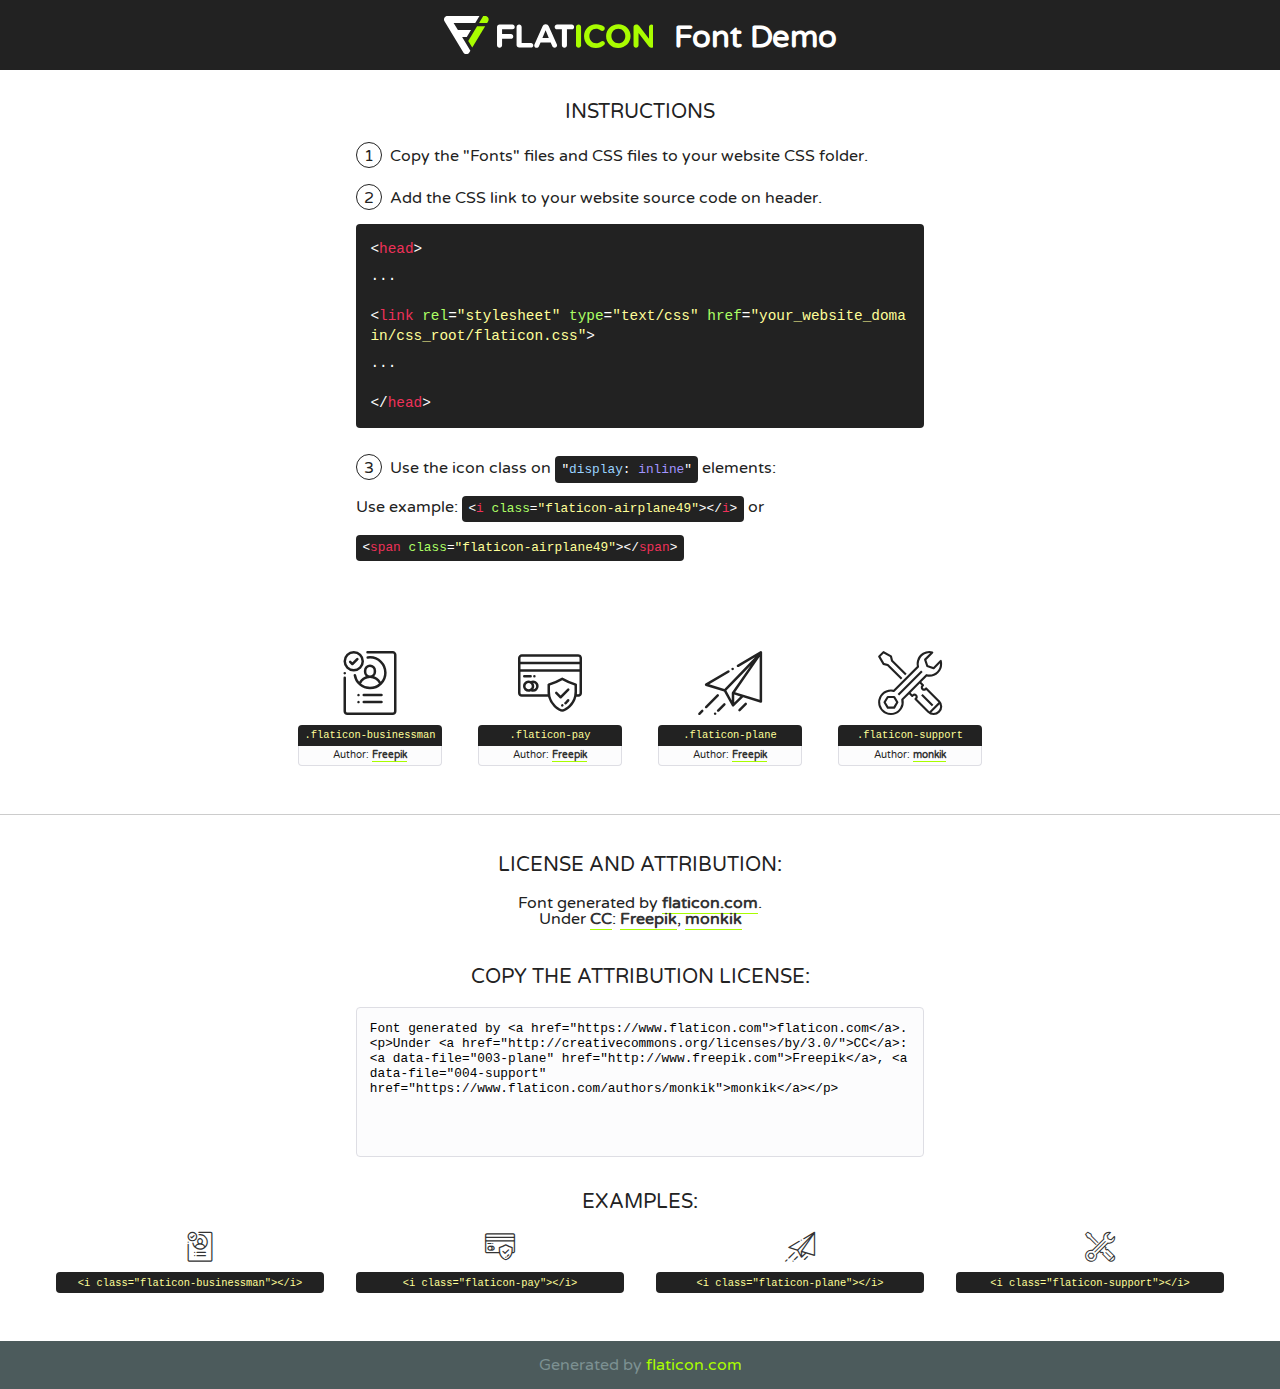
<file: assets/fonts/flaticon.html>
<!DOCTYPE html>
<!--
  Flaticon icon font: Flaticon
  Creation date: 20/02/2020 09:43
-->
<html>
<!DOCTYPE html>
<html>

<head>
    <title>Flaticon WebFont</title>
    <link href="http://fonts.googleapis.com/css?family=Varela+Round" rel="stylesheet" type="text/css" />
    <link rel="stylesheet" type="text/css" href="flaticon.css">
    <meta charset="UTF-8">
    <style>
    html, body, div, span, applet, object, iframe,
    h1, h2, h3, h4, h5, h6, p, blockquote, pre,
    a, abbr, acronym, address, big, cite, code,
    del, dfn, em, img, ins, kbd, q, s, samp,
    small, strike, strong, sub, sup, tt, var,
    b, u, i, center,
    dl, dt, dd, ol, ul, li,
    fieldset, form, label, legend,
    table, caption, tbody, tfoot, thead, tr, th, td,
    article, aside, canvas, details, embed, 
    figure, figcaption, footer, header, hgroup, 
    menu, nav, output, ruby, section, summary,
    time, mark, audio, video {
        margin: 0;
        padding: 0;
        border: 0;
        font-size: 100%;
        font: inherit;
        vertical-align: baseline;
    }
    /* HTML5 display-role reset for older browsers */
    article, aside, details, figcaption, figure, 
    footer, header, hgroup, menu, nav, section {
        display: block;
    }
    body {
        line-height: 1;
    }
    ol, ul {
        list-style: none;
    }
    blockquote, q {
        quotes: none;
    }
    blockquote:before, blockquote:after,
    q:before, q:after {
        content: '';
        content: none;
    }
    table {
        border-collapse: collapse;
        border-spacing: 0;
    }
    body {
        font-family: 'Varela Round', Helvetica, Arial, sans-serif;
        font-size: 16px;
        color: #222;
    }
    a {
        color: #333;
        border-bottom: 1px solid #a9fd00;
        font-weight: bold;
        text-decoration: none;
    }
    * {
        -moz-box-sizing: border-box;
        -webkit-box-sizing: border-box;
        box-sizing: border-box;
        margin: 0;
        padding: 0;
    }
    [class^="flaticon-"]:before, [class*=" flaticon-"]:before, [class^="flaticon-"]:after, [class*=" flaticon-"]:after {
        font-family: Flaticon;
        font-size: 30px;
        font-style: normal;
        margin-left: 20px;
        color: #333;
    }
    .wrapper {
        max-width: 600px;
        margin: auto;
        padding: 0 1em;
    }
    .title {
        font-size: 1.25em;
        text-align: center;
        margin-bottom: 1em;
        text-transform: uppercase;
    }
    header {
        text-align: center;
        background-color: #222;
        color: #fff;
        padding: 1em;
    }
    header .logo {
        width: 210px;
        height: 38px;
        display: inline-block;
        vertical-align: middle;
        margin-right: 1em;
        border: none;
    }
    header strong {
        font-size: 1.95em;
        font-weight: bold;
        vertical-align: middle;
        margin-top: 5px;
        display: inline-block;
    }
    .demo {
        margin: 2em auto;
        line-height: 1.25em;
    }
    .demo ul li {
        margin-bottom: 1em;
    }
    .demo ul li .num {
        color: #222;
        border-radius: 20px;
        display: inline-block;
        width: 26px;
        padding: 3px;
        height: 26px;
        text-align: center;
        margin-right: 0.5em;
        border: 1px solid #222;
    }
    .demo ul li code {
        background-color: #222;
        border-radius: 4px;
        padding: 0.25em 0.5em;
        display: inline-block;
        color: #fff;
        font-family: Consolas,Monaco,Lucida Console,Liberation Mono,DejaVu Sans Mono,Bitstream Vera Sans Mono,Courier New, monospace;
        font-weight: lighter;
        margin-top: 1em;
        font-size: 0.8em;
        word-break: break-all;
    }
    .demo ul li code.big {
        padding: 1em;
        font-size: 0.9em;
    }
    .demo ul li code .red {
        color: #EF3159;
    }
    .demo ul li code .green {
        color: #ACFF65;
    }
    .demo ul li code .yellow {
        color: #FFFF99;
    }
    .demo ul li code .blue {
        color: #99D3FF;
    }
    .demo ul li code .purple {
        color: #A295FF;
    }
    .demo ul li code .dots {
        margin-top: 0.5em;
        display: block;
    }
    #glyphs {
        border-bottom: 1px solid #ccc;
        padding: 2em 0;
        text-align: center;
    }
    .glyph {
        display: inline-block;
        width: 9em;
        margin: 1em;
        text-align: center;
        vertical-align: top;
        background: #FFF;
    }
    .glyph .glyph-icon {
        padding: 10px;
        display: block;
        font-family:"Flaticon";
        font-size: 64px;
        line-height: 1;
    }
    .glyph .glyph-icon:before {
        font-size: 64px;
        color: #222;
        margin-left: 0;
    }
    .class-name {
        font-size: 0.65em;
        background-color: #222;
        color: #fff;
        border-radius: 4px 4px 0 0;
        padding: 0.5em;
        color: #FFFF99;
        font-family: Consolas,Monaco,Lucida Console,Liberation Mono,DejaVu Sans Mono,Bitstream Vera Sans Mono,Courier New, monospace;
    }
    .author-name {
        font-size: 0.6em;
        background-color: #fcfcfd;
        border: 1px solid #DEDEE4;
        border-top: 0;
        border-radius: 0 0 4px 4px;
        padding: 0.5em;
    }
    .class-name:last-child {
        font-size: 10px;
        color:#888;
    }
    .class-name:last-child a {
        font-size: 10px;
        color:#555;
    }
    .class-name:last-child a:hover {
        color:#a9fd00;
    }
    .glyph > input {
        display: block;
        width: 100px;
        margin: 5px auto;
        text-align: center;
        font-size: 12px;
        cursor: text;
    }
    .glyph > input.icon-input {
        font-family:"Flaticon";
        font-size: 16px;
        margin-bottom: 10px;
    }
    .attribution .title {
        margin-top: 2em;
    }
    .attribution textarea {
        background-color: #fcfcfd;
        padding: 1em;
        border: none;
        box-shadow: none;
        border: 1px solid #DEDEE4;
        border-radius: 4px;
        resize: none;
        width: 100%;
        height: 150px;
        font-size: 0.8em;
        font-family: Consolas,Monaco,Lucida Console,Liberation Mono,DejaVu Sans Mono,Bitstream Vera Sans Mono,Courier New, monospace;
        -webkit-appearance: none;
    }
    .iconsuse {
        margin: 2em auto;
        text-align: center;
        max-width: 1200px;
    }
    .iconsuse:after {
        content: '';
        display: table;
        clear: both;
    }
    .iconsuse .image {
        float: left;
        width: 25%;
        padding: 0 1em;
    }
    .iconsuse .image p {
        margin-bottom: 1em;
    }
    .iconsuse .image span {
        display: block;
        font-size: 0.65em;
        background-color: #222;
        color: #fff;
        border-radius: 4px;
        padding: 0.5em;
        color: #FFFF99;
        margin-top: 1em;
        font-family: Consolas,Monaco,Lucida Console,Liberation Mono,DejaVu Sans Mono,Bitstream Vera Sans Mono,Courier New, monospace;
    }
    #footer {
        text-align: center;
        background-color: #4C5B5C;
        color: #7c9192;
        padding: 1em;
    }
    #footer a {
        border: none;
        color: #a9fd00;
        font-weight: normal;
    }
    @media (max-width: 960px) {
        .iconsuse .image {
            width: 50%;
        }
    }
    @media (max-width: 560px) {
        .iconsuse .image {
            width: 100%;
        }
    }
    </style>
</head>

<body class="characters-off">

    <header>
        <a href="https://www.flaticon.com" target="_blank" class="logo">
            <svg version="1.1" xmlns="http://www.w3.org/2000/svg" xmlns:xlink="http://www.w3.org/1999/xlink" xmlns:a="http://ns.adobe.com/AdobeSVGViewerExtensions/3.0/" viewBox="0 0 560.875 102.036" enable-background="new 0 0 560.875 102.036" xml:space="preserve">
                <defs>
                </defs>
                <g>
                    <g class="letters">
                        <path fill="#ffffff" d="M141.596,29.675c0-3.777,2.985-6.767,6.764-6.767h34.438c3.426,0,6.15,2.728,6.15,6.15
                        c0,3.43-2.724,6.149-6.15,6.149h-27.674v13.091h23.719c3.429,0,6.151,2.724,6.151,6.15c0,3.43-2.723,6.149-6.151,6.149h-23.719
                        v17.574c0,3.773-2.986,6.761-6.764,6.761c-3.779,0-6.764-2.989-6.764-6.761V29.675z"></path>
                        <path fill="#ffffff" d="M193.844,29.149c0-3.781,2.985-6.767,6.764-6.767c3.776,0,6.763,2.985,6.763,6.767v42.957h25.039
                        c3.426,0,6.149,2.726,6.149,6.153c0,3.425-2.723,6.15-6.149,6.15h-31.802c-3.779,0-6.764-2.986-6.764-6.768V29.149z"></path>
                        <path fill="#ffffff" d="M241.891,75.71l21.438-48.407c1.492-3.341,4.215-5.357,7.906-5.357h0.792
                        c3.686,0,6.323,2.017,7.815,5.357l21.439,48.407c0.436,0.967,0.701,1.845,0.701,2.723c0,3.602-2.809,6.501-6.414,6.501
                        c-3.161,0-5.269-1.845-6.499-4.655l-4.132-9.661h-27.059l-4.301,10.102c-1.144,2.631-3.426,4.214-6.237,4.214
                        c-3.517,0-6.24-2.81-6.24-6.325C241.1,77.64,241.451,76.677,241.891,75.71z M279.932,58.666l-8.521-20.297l-8.526,20.297H279.932
                        z"></path>
                        <path fill="#ffffff" d="M314.864,35.387H301.86c-3.429,0-6.239-2.813-6.239-6.238c0-3.429,2.811-6.24,6.239-6.24h39.533
                        c3.426,0,6.237,2.811,6.237,6.24c0,3.425-2.811,6.238-6.237,6.238h-13.001v42.785c0,3.773-2.99,6.761-6.764,6.761
                        c-3.779,0-6.764-2.989-6.764-6.761V35.387z"></path>
                        <path fill="#A9FD00" d="M352.615,29.149c0-3.781,2.985-6.767,6.767-6.767c3.774,0,6.761,2.985,6.761,6.767v49.024
                        c0,3.773-2.987,6.761-6.761,6.761c-3.781,0-6.767-2.989-6.767-6.761V29.149z"></path>
                        <path fill="#A9FD00" d="M374.132,53.836v-0.179c0-17.481,13.178-31.801,32.065-31.801c9.22,0,15.459,2.458,20.557,6.238
                        c1.402,1.054,2.637,2.985,2.637,5.357c0,3.692-2.985,6.59-6.681,6.59c-1.845,0-3.071-0.702-4.044-1.319
                        c-3.776-2.813-7.729-4.393-12.562-4.393c-10.364,0-17.831,8.611-17.831,19.154v0.173c0,10.542,7.291,19.329,17.831,19.329
                        c5.715,0,9.492-1.756,13.359-4.834c1.049-0.874,2.458-1.491,4.039-1.491c3.429,0,6.325,2.813,6.325,6.236
                        c0,2.106-1.056,3.78-2.282,4.834c-5.539,4.834-12.036,7.733-21.878,7.733C387.572,85.464,374.132,71.493,374.132,53.836z"></path>
                        <path fill="#A9FD00" d="M433.009,53.836v-0.179c0-17.481,13.79-31.801,32.766-31.801c18.981,0,32.592,14.143,32.592,31.628v0.173
                        c0,17.483-13.785,31.807-32.769,31.807C446.625,85.464,433.009,71.32,433.009,53.836z M484.224,53.836v-0.179
                        c0-10.539-7.725-19.326-18.626-19.326c-10.893,0-18.449,8.611-18.449,19.154v0.173c0,10.542,7.73,19.329,18.626,19.329
                        C476.676,72.986,484.224,64.378,484.224,53.836z"></path>
                        <path fill="#A9FD00" d="M506.233,29.321c0-3.774,2.99-6.763,6.767-6.763h1.401c3.252,0,5.183,1.583,7.029,3.953l26.093,34.265
                        V29.059c0-3.692,2.99-6.677,6.681-6.677c3.683,0,6.671,2.985,6.671,6.677v48.934c0,3.78-2.987,6.765-6.764,6.765h-0.436
                        c-3.257,0-5.188-1.581-7.034-3.953l-27.056-35.492v32.944c0,3.687-2.985,6.676-6.678,6.676c-3.683,0-6.673-2.989-6.673-6.676
                        V29.321z"></path>
                    </g>
                    <g class="insignia">
                        <path fill="#ffffff" d="M48.372,56.137h12.517l11.156-18.537H37.186L25.688,18.539h57.825L94.668,0H9.271
                        C5.925,0,2.842,1.801,1.198,4.716c-1.644,2.907-1.593,6.482,0.134,9.343l50.38,83.501c1.678,2.781,4.689,4.476,7.938,4.476
                        c3.246,0,6.257-1.695,7.935-4.476l2.898-4.804L48.372,56.137z"></path>
                        <g class="i">
                            <path fill="#A9FD00" d="M93.575,18.539h0.031v0.004l21.652,0.004l2.705-4.488c1.727-2.861,1.778-6.436,0.133-9.343
                            C116.454,1.801,113.371,0,110.026,0h-5.294L93.575,18.539z"></path>
                            <polygon fill="#A9FD00" points="88.291,27.356 64.725,66.486 75.519,84.404 109.942,27.356"></polygon>
                        </g>
                    </g>
                </g>
            </svg>
        </a>
        <strong>Font Demo</strong>
    </header>


    <section class="demo wrapper">

        <p class="title">Instructions</p>

        <ul>
            <li>
                <span class="num">1</span>Copy the "Fonts" files and CSS files to your website CSS folder.
            </li>
            <li>
                <span class="num">2</span>Add the CSS link to your website source code on header.
                <code class="big">
                    &lt;<span class="red">head</span>&gt;
                    <br/><span class="dots">...</span>
                    <br/>&lt;<span class="red">link</span> <span class="green">rel</span>=<span class="yellow">"stylesheet"</span> <span class="green">type</span>=<span class="yellow">"text/css"</span> <span class="green">href</span>=<span class="yellow">"your_website_domain/css_root/flaticon.css"</span>&gt;
                    <br/><span class="dots">...</span>
                    <br/>&lt;/<span class="red">head</span>&gt;
                </code>
            </li>

            <li>
                <p>
                    <span class="num">3</span>Use the icon class on <code>"<span class="blue">display</span>:<span class="purple"> inline</span>"</code> elements:
                    <br />
                    Use example: <code>&lt;<span class="red">i</span> <span class="green">class</span>=<span class="yellow">&quot;flaticon-airplane49&quot;</span>&gt;&lt;/<span class="red">i</span>&gt;</code> or <code>&lt;<span class="red">span</span> <span class="green">class</span>=<span class="yellow">&quot;flaticon-airplane49&quot;</span>&gt;&lt;/<span class="red">span</span>&gt;</code>
            </li>
        </ul>

    </section>




   <section id="glyphs">          
    
      
        <div class="glyph"><div class="glyph-icon flaticon-businessman"></div>
            <div class="class-name">.flaticon-businessman</div>
            <div class="author-name">Author: <a data-file="001-businessman" href="http://www.freepik.com">Freepik</a> </div> 
        </div>        
        
        <div class="glyph"><div class="glyph-icon flaticon-pay"></div>
            <div class="class-name">.flaticon-pay</div>
            <div class="author-name">Author: <a data-file="002-pay" href="http://www.freepik.com">Freepik</a> </div> 
        </div>        
        
        <div class="glyph"><div class="glyph-icon flaticon-plane"></div>
            <div class="class-name">.flaticon-plane</div>
            <div class="author-name">Author: <a data-file="003-plane" href="http://www.freepik.com">Freepik</a> </div> 
        </div>        
        
        <div class="glyph"><div class="glyph-icon flaticon-support"></div>
            <div class="class-name">.flaticon-support</div>
            <div class="author-name">Author: <a data-file="004-support" href="https://www.flaticon.com/authors/monkik">monkik</a> </div> 
        </div>        
        

    </section>



    <section class="attribution wrapper"   style="text-align:center;">

      <div class="title">License and attribution:</div><div class="attrDiv">Font generated by <a href="https://www.flaticon.com">flaticon.com</a>. <div><p>Under <a href="http://creativecommons.org/licenses/by/3.0/">CC</a>: <a data-file="003-plane" href="http://www.freepik.com">Freepik</a>, <a data-file="004-support" href="https://www.flaticon.com/authors/monkik">monkik</a></p>  </div>
      </div>
      <div class="title">Copy the Attribution License:</div>

    <textarea onclick="this.focus();this.select();">Font generated by &lt;a href=&quot;https://www.flaticon.com&quot;&gt;flaticon.com&lt;/a&gt;. <p>Under <a href="http://creativecommons.org/licenses/by/3.0/">CC</a>: <a data-file="003-plane" href="http://www.freepik.com">Freepik</a>, <a data-file="004-support" href="https://www.flaticon.com/authors/monkik">monkik</a></p>  
     </textarea>

    </section>

    <section class="iconsuse">

          <div class="title">Examples:</div>            
             
            <div class="image">
                <p>
                    <i class="glyph-icon flaticon-businessman"></i> 
                    <span>&lt;i class=&quot;flaticon-businessman&quot;&gt;&lt;/i&gt;</span>
                </p>
            </div>
            
            <div class="image">
                <p>
                    <i class="glyph-icon flaticon-pay"></i> 
                    <span>&lt;i class=&quot;flaticon-pay&quot;&gt;&lt;/i&gt;</span>
                </p>
            </div>
            
            <div class="image">
                <p>
                    <i class="glyph-icon flaticon-plane"></i> 
                    <span>&lt;i class=&quot;flaticon-plane&quot;&gt;&lt;/i&gt;</span>
                </p>
            </div>
            
            <div class="image">
                <p>
                    <i class="glyph-icon flaticon-support"></i> 
                    <span>&lt;i class=&quot;flaticon-support&quot;&gt;&lt;/i&gt;</span>
                </p>
            </div>
                       
        </div>
                            
    </section>

<div id="footer">
    <div>Generated by <a href="https://www.flaticon.com">flaticon.com</a>
    </div>
</div>



</body>
</html>
</file>
<file: assets/css/flaticon.css>
/*
  	Flaticon icon font: Flaticon
  	Creation date: 20/02/2020 09:43
  	*/

@font-face {
  font-family: "Flaticon";
  src: url("../fonts/Flaticon.eot");
  src: url("../fonts/Flaticon.eot?#iefix") format("embedded-opentype"),
       url("../fonts/Flaticon.woff2") format("woff2"),
       url("../fonts/Flaticon.woff") format("woff"),
       url("../fonts/Flaticon.ttf") format("truetype"),
       url("../fonts/Flaticon.svg#Flaticon") format("svg");
  font-weight: normal;
  font-style: normal;
}

@media screen and (-webkit-min-device-pixel-ratio:0) {
  @font-face {
    font-family: "Flaticon";
    src: url("../fonts/Flaticon.svg#Flaticon") format("svg");
  }
}

[class^="flaticon-"]:before, [class*=" flaticon-"]:before,
[class^="flaticon-"]:after, [class*=" flaticon-"]:after {   
  font-family: Flaticon;

}

.flaticon-businessman:before { content: "\f100"; }
.flaticon-pay:before { content: "\f101"; }
.flaticon-plane:before { content: "\f102"; }
.flaticon-support:before { content: "\f103"; }
</file>
<file: assets/css/themify-icons.css>
@font-face {
	font-family: 'themify';
	src:url('../fonts/themify.eot?-fvbane');


	src:url('../fonts/themify.eot?#iefix-fvbane') format('embedded-opentype'),
		url('../fonts/themify.woff?-fvbane') format('woff'),
		url('../fonts/themify.ttf?-fvbane') format('truetype'),
		url('../fonts/themify.svg?-fvbane#themify') format('svg');
	font-weight: normal;
	font-style: normal;
}

[class^="ti-"], [class*=" ti-"] {
	font-family: 'themify';
	speak: none;
	font-style: normal;
	font-weight: normal;
	font-variant: normal;
	text-transform: none;
	line-height: 1;

	/* Better Font Rendering =========== */
	-webkit-font-smoothing: antialiased;
	-moz-osx-font-smoothing: grayscale;
}

.ti-wand:before {
	content: "\e600";
}
.ti-volume:before {
	content: "\e601";
}
.ti-user:before {
	content: "\e602";
}
.ti-unlock:before {
	content: "\e603";
}
.ti-unlink:before {
	content: "\e604";
}
.ti-trash:before {
	content: "\e605";
}
.ti-thought:before {
	content: "\e606";
}
.ti-target:before {
	content: "\e607";
}
.ti-tag:before {
	content: "\e608";
}
.ti-tablet:before {
	content: "\e609";
}
.ti-star:before {
	content: "\e60a";
}
.ti-spray:before {
	content: "\e60b";
}
.ti-signal:before {
	content: "\e60c";
}
.ti-shopping-cart:before {
	content: "\e60d";
}
.ti-shopping-cart-full:before {
	content: "\e60e";
}
.ti-settings:before {
	content: "\e60f";
}
.ti-search:before {
	content: "\e610";
}
.ti-zoom-in:before {
	content: "\e611";
}
.ti-zoom-out:before {
	content: "\e612";
}
.ti-cut:before {
	content: "\e613";
}
.ti-ruler:before {
	content: "\e614";
}
.ti-ruler-pencil:before {
	content: "\e615";
}
.ti-ruler-alt:before {
	content: "\e616";
}
.ti-bookmark:before {
	content: "\e617";
}
.ti-bookmark-alt:before {
	content: "\e618";
}
.ti-reload:before {
	content: "\e619";
}
.ti-plus:before {
	content: "\e61a";
}
.ti-pin:before {
	content: "\e61b";
}
.ti-pencil:before {
	content: "\e61c";
}
.ti-pencil-alt:before {
	content: "\e61d";
}
.ti-paint-roller:before {
	content: "\e61e";
}
.ti-paint-bucket:before {
	content: "\e61f";
}
.ti-na:before {
	content: "\e620";
}
.ti-mobile:before {
	content: "\e621";
}
.ti-minus:before {
	content: "\e622";
}
.ti-medall:before {
	content: "\e623";
}
.ti-medall-alt:before {
	content: "\e624";
}
.ti-marker:before {
	content: "\e625";
}
.ti-marker-alt:before {
	content: "\e626";
}
.ti-arrow-up:before {
	content: "\e627";
}
.ti-arrow-right:before {
	content: "\e628";
}
.ti-arrow-left:before {
	content: "\e629";
}
.ti-arrow-down:before {
	content: "\e62a";
}
.ti-lock:before {
	content: "\e62b";
}
.ti-location-arrow:before {
	content: "\e62c";
}
.ti-link:before {
	content: "\e62d";
}
.ti-layout:before {
	content: "\e62e";
}
.ti-layers:before {
	content: "\e62f";
}
.ti-layers-alt:before {
	content: "\e630";
}
.ti-key:before {
	content: "\e631";
}
.ti-import:before {
	content: "\e632";
}
.ti-image:before {
	content: "\e633";
}
.ti-heart:before {
	content: "\e634";
}
.ti-heart-broken:before {
	content: "\e635";
}
.ti-hand-stop:before {
	content: "\e636";
}
.ti-hand-open:before {
	content: "\e637";
}
.ti-hand-drag:before {
	content: "\e638";
}
.ti-folder:before {
	content: "\e639";
}
.ti-flag:before {
	content: "\e63a";
}
.ti-flag-alt:before {
	content: "\e63b";
}
.ti-flag-alt-2:before {
	content: "\e63c";
}
.ti-eye:before {
	content: "\e63d";
}
.ti-export:before {
	content: "\e63e";
}
.ti-exchange-vertical:before {
	content: "\e63f";
}
.ti-desktop:before {
	content: "\e640";
}
.ti-cup:before {
	content: "\e641";
}
.ti-crown:before {
	content: "\e642";
}
.ti-comments:before {
	content: "\e643";
}
.ti-comment:before {
	content: "\e644";
}
.ti-comment-alt:before {
	content: "\e645";
}
.ti-close:before {
	content: "\e646";
}
.ti-clip:before {
	content: "\e647";
}
.ti-angle-up:before {
	content: "\e648";
}
.ti-angle-right:before {
	content: "\e649";
}
.ti-angle-left:before {
	content: "\e64a";
}
.ti-angle-down:before {
	content: "\e64b";
}
.ti-check:before {
	content: "\e64c";
}
.ti-check-box:before {
	content: "\e64d";
}
.ti-camera:before {
	content: "\e64e";
}
.ti-announcement:before {
	content: "\e64f";
}
.ti-brush:before {
	content: "\e650";
}
.ti-briefcase:before {
	content: "\e651";
}
.ti-bolt:before {
	content: "\e652";
}
.ti-bolt-alt:before {
	content: "\e653";
}
.ti-blackboard:before {
	content: "\e654";
}
.ti-bag:before {
	content: "\e655";
}
.ti-move:before {
	content: "\e656";
}
.ti-arrows-vertical:before {
	content: "\e657";
}
.ti-arrows-horizontal:before {
	content: "\e658";
}
.ti-fullscreen:before {
	content: "\e659";
}
.ti-arrow-top-right:before {
	content: "\e65a";
}
.ti-arrow-top-left:before {
	content: "\e65b";
}
.ti-arrow-circle-up:before {
	content: "\e65c";
}
.ti-arrow-circle-right:before {
	content: "\e65d";
}
.ti-arrow-circle-left:before {
	content: "\e65e";
}
.ti-arrow-circle-down:before {
	content: "\e65f";
}
.ti-angle-double-up:before {
	content: "\e660";
}
.ti-angle-double-right:before {
	content: "\e661";
}
.ti-angle-double-left:before {
	content: "\e662";
}
.ti-angle-double-down:before {
	content: "\e663";
}
.ti-zip:before {
	content: "\e664";
}
.ti-world:before {
	content: "\e665";
}
.ti-wheelchair:before {
	content: "\e666";
}
.ti-view-list:before {
	content: "\e667";
}
.ti-view-list-alt:before {
	content: "\e668";
}
.ti-view-grid:before {
	content: "\e669";
}
.ti-uppercase:before {
	content: "\e66a";
}
.ti-upload:before {
	content: "\e66b";
}
.ti-underline:before {
	content: "\e66c";
}
.ti-truck:before {
	content: "\e66d";
}
.ti-timer:before {
	content: "\e66e";
}
.ti-ticket:before {
	content: "\e66f";
}
.ti-thumb-up:before {
	content: "\e670";
}
.ti-thumb-down:before {
	content: "\e671";
}
.ti-text:before {
	content: "\e672";
}
.ti-stats-up:before {
	content: "\e673";
}
.ti-stats-down:before {
	content: "\e674";
}
.ti-split-v:before {
	content: "\e675";
}
.ti-split-h:before {
	content: "\e676";
}
.ti-smallcap:before {
	content: "\e677";
}
.ti-shine:before {
	content: "\e678";
}
.ti-shift-right:before {
	content: "\e679";
}
.ti-shift-left:before {
	content: "\e67a";
}
.ti-shield:before {
	content: "\e67b";
}
.ti-notepad:before {
	content: "\e67c";
}
.ti-server:before {
	content: "\e67d";
}
.ti-quote-right:before {
	content: "\e67e";
}
.ti-quote-left:before {
	content: "\e67f";
}
.ti-pulse:before {
	content: "\e680";
}
.ti-printer:before {
	content: "\e681";
}
.ti-power-off:before {
	content: "\e682";
}
.ti-plug:before {
	content: "\e683";
}
.ti-pie-chart:before {
	content: "\e684";
}
.ti-paragraph:before {
	content: "\e685";
}
.ti-panel:before {
	content: "\e686";
}
.ti-package:before {
	content: "\e687";
}
.ti-music:before {
	content: "\e688";
}
.ti-music-alt:before {
	content: "\e689";
}
.ti-mouse:before {
	content: "\e68a";
}
.ti-mouse-alt:before {
	content: "\e68b";
}
.ti-money:before {
	content: "\e68c";
}
.ti-microphone:before {
	content: "\e68d";
}
.ti-menu:before {
	content: "\e68e";
}
.ti-menu-alt:before {
	content: "\e68f";
}
.ti-map:before {
	content: "\e690";
}
.ti-map-alt:before {
	content: "\e691";
}
.ti-loop:before {
	content: "\e692";
}
.ti-location-pin:before {
	content: "\e693";
}
.ti-list:before {
	content: "\e694";
}
.ti-light-bulb:before {
	content: "\e695";
}
.ti-Italic:before {
	content: "\e696";
}
.ti-info:before {
	content: "\e697";
}
.ti-infinite:before {
	content: "\e698";
}
.ti-id-badge:before {
	content: "\e699";
}
.ti-hummer:before {
	content: "\e69a";
}
.ti-home:before {
	content: "\e69b";
}
.ti-help:before {
	content: "\e69c";
}
.ti-headphone:before {
	content: "\e69d";
}
.ti-harddrives:before {
	content: "\e69e";
}
.ti-harddrive:before {
	content: "\e69f";
}
.ti-gift:before {
	content: "\e6a0";
}
.ti-game:before {
	content: "\e6a1";
}
.ti-filter:before {
	content: "\e6a2";
}
.ti-files:before {
	content: "\e6a3";
}
.ti-file:before {
	content: "\e6a4";
}
.ti-eraser:before {
	content: "\e6a5";
}
.ti-envelope:before {
	content: "\e6a6";
}
.ti-download:before {
	content: "\e6a7";
}
.ti-direction:before {
	content: "\e6a8";
}
.ti-direction-alt:before {
	content: "\e6a9";
}
.ti-dashboard:before {
	content: "\e6aa";
}
.ti-control-stop:before {
	content: "\e6ab";
}
.ti-control-shuffle:before {
	content: "\e6ac";
}
.ti-control-play:before {
	content: "\e6ad";
}
.ti-control-pause:before {
	content: "\e6ae";
}
.ti-control-forward:before {
	content: "\e6af";
}
.ti-control-backward:before {
	content: "\e6b0";
}
.ti-cloud:before {
	content: "\e6b1";
}
.ti-cloud-up:before {
	content: "\e6b2";
}
.ti-cloud-down:before {
	content: "\e6b3";
}
.ti-clipboard:before {
	content: "\e6b4";
}
.ti-car:before {
	content: "\e6b5";
}
.ti-calendar:before {
	content: "\e6b6";
}
.ti-book:before {
	content: "\e6b7";
}
.ti-bell:before {
	content: "\e6b8";
}
.ti-basketball:before {
	content: "\e6b9";
}
.ti-bar-chart:before {
	content: "\e6ba";
}
.ti-bar-chart-alt:before {
	content: "\e6bb";
}
.ti-back-right:before {
	content: "\e6bc";
}
.ti-back-left:before {
	content: "\e6bd";
}
.ti-arrows-corner:before {
	content: "\e6be";
}
.ti-archive:before {
	content: "\e6bf";
}
.ti-anchor:before {
	content: "\e6c0";
}
.ti-align-right:before {
	content: "\e6c1";
}
.ti-align-left:before {
	content: "\e6c2";
}
.ti-align-justify:before {
	content: "\e6c3";
}
.ti-align-center:before {
	content: "\e6c4";
}
.ti-alert:before {
	content: "\e6c5";
}
.ti-alarm-clock:before {
	content: "\e6c6";
}
.ti-agenda:before {
	content: "\e6c7";
}
.ti-write:before {
	content: "\e6c8";
}
.ti-window:before {
	content: "\e6c9";
}
.ti-widgetized:before {
	content: "\e6ca";
}
.ti-widget:before {
	content: "\e6cb";
}
.ti-widget-alt:before {
	content: "\e6cc";
}
.ti-wallet:before {
	content: "\e6cd";
}
.ti-video-clapper:before {
	content: "\e6ce";
}
.ti-video-camera:before {
	content: "\e6cf";
}
.ti-vector:before {
	content: "\e6d0";
}
.ti-themify-logo:before {
	content: "\e6d1";
}
.ti-themify-favicon:before {
	content: "\e6d2";
}
.ti-themify-favicon-alt:before {
	content: "\e6d3";
}
.ti-support:before {
	content: "\e6d4";
}
.ti-stamp:before {
	content: "\e6d5";
}
.ti-split-v-alt:before {
	content: "\e6d6";
}
.ti-slice:before {
	content: "\e6d7";
}
.ti-shortcode:before {
	content: "\e6d8";
}
.ti-shift-right-alt:before {
	content: "\e6d9";
}
.ti-shift-left-alt:before {
	content: "\e6da";
}
.ti-ruler-alt-2:before {
	content: "\e6db";
}
.ti-receipt:before {
	content: "\e6dc";
}
.ti-pin2:before {
	content: "\e6dd";
}
.ti-pin-alt:before {
	content: "\e6de";
}
.ti-pencil-alt2:before {
	content: "\e6df";
}
.ti-palette:before {
	content: "\e6e0";
}
.ti-more:before {
	content: "\e6e1";
}
.ti-more-alt:before {
	content: "\e6e2";
}
.ti-microphone-alt:before {
	content: "\e6e3";
}
.ti-magnet:before {
	content: "\e6e4";
}
.ti-line-double:before {
	content: "\e6e5";
}
.ti-line-dotted:before {
	content: "\e6e6";
}
.ti-line-dashed:before {
	content: "\e6e7";
}
.ti-layout-width-full:before {
	content: "\e6e8";
}
.ti-layout-width-default:before {
	content: "\e6e9";
}
.ti-layout-width-default-alt:before {
	content: "\e6ea";
}
.ti-layout-tab:before {
	content: "\e6eb";
}
.ti-layout-tab-window:before {
	content: "\e6ec";
}
.ti-layout-tab-v:before {
	content: "\e6ed";
}
.ti-layout-tab-min:before {
	content: "\e6ee";
}
.ti-layout-slider:before {
	content: "\e6ef";
}
.ti-layout-slider-alt:before {
	content: "\e6f0";
}
.ti-layout-sidebar-right:before {
	content: "\e6f1";
}
.ti-layout-sidebar-none:before {
	content: "\e6f2";
}
.ti-layout-sidebar-left:before {
	content: "\e6f3";
}
.ti-layout-placeholder:before {
	content: "\e6f4";
}
.ti-layout-menu:before {
	content: "\e6f5";
}
.ti-layout-menu-v:before {
	content: "\e6f6";
}
.ti-layout-menu-separated:before {
	content: "\e6f7";
}
.ti-layout-menu-full:before {
	content: "\e6f8";
}
.ti-layout-media-right-alt:before {
	content: "\e6f9";
}
.ti-layout-media-right:before {
	content: "\e6fa";
}
.ti-layout-media-overlay:before {
	content: "\e6fb";
}
.ti-layout-media-overlay-alt:before {
	content: "\e6fc";
}
.ti-layout-media-overlay-alt-2:before {
	content: "\e6fd";
}
.ti-layout-media-left-alt:before {
	content: "\e6fe";
}
.ti-layout-media-left:before {
	content: "\e6ff";
}
.ti-layout-media-center-alt:before {
	content: "\e700";
}
.ti-layout-media-center:before {
	content: "\e701";
}
.ti-layout-list-thumb:before {
	content: "\e702";
}
.ti-layout-list-thumb-alt:before {
	content: "\e703";
}
.ti-layout-list-post:before {
	content: "\e704";
}
.ti-layout-list-large-image:before {
	content: "\e705";
}
.ti-layout-line-solid:before {
	content: "\e706";
}
.ti-layout-grid4:before {
	content: "\e707";
}
.ti-layout-grid3:before {
	content: "\e708";
}
.ti-layout-grid2:before {
	content: "\e709";
}
.ti-layout-grid2-thumb:before {
	content: "\e70a";
}
.ti-layout-cta-right:before {
	content: "\e70b";
}
.ti-layout-cta-left:before {
	content: "\e70c";
}
.ti-layout-cta-center:before {
	content: "\e70d";
}
.ti-layout-cta-btn-right:before {
	content: "\e70e";
}
.ti-layout-cta-btn-left:before {
	content: "\e70f";
}
.ti-layout-column4:before {
	content: "\e710";
}
.ti-layout-column3:before {
	content: "\e711";
}
.ti-layout-column2:before {
	content: "\e712";
}
.ti-layout-accordion-separated:before {
	content: "\e713";
}
.ti-layout-accordion-merged:before {
	content: "\e714";
}
.ti-layout-accordion-list:before {
	content: "\e715";
}
.ti-ink-pen:before {
	content: "\e716";
}
.ti-info-alt:before {
	content: "\e717";
}
.ti-help-alt:before {
	content: "\e718";
}
.ti-headphone-alt:before {
	content: "\e719";
}
.ti-hand-point-up:before {
	content: "\e71a";
}
.ti-hand-point-right:before {
	content: "\e71b";
}
.ti-hand-point-left:before {
	content: "\e71c";
}
.ti-hand-point-down:before {
	content: "\e71d";
}
.ti-gallery:before {
	content: "\e71e";
}
.ti-face-smile:before {
	content: "\e71f";
}
.ti-face-sad:before {
	content: "\e720";
}
.ti-credit-card:before {
	content: "\e721";
}
.ti-control-skip-forward:before {
	content: "\e722";
}
.ti-control-skip-backward:before {
	content: "\e723";
}
.ti-control-record:before {
	content: "\e724";
}
.ti-control-eject:before {
	content: "\e725";
}
.ti-comments-smiley:before {
	content: "\e726";
}
.ti-brush-alt:before {
	content: "\e727";
}
.ti-youtube:before {
	content: "\e728";
}
.ti-vimeo:before {
	content: "\e729";
}
.ti-twitter:before {
	content: "\e72a";
}
.ti-time:before {
	content: "\e72b";
}
.ti-tumblr:before {
	content: "\e72c";
}
.ti-skype:before {
	content: "\e72d";
}
.ti-share:before {
	content: "\e72e";
}
.ti-share-alt:before {
	content: "\e72f";
}
.ti-rocket:before {
	content: "\e730";
}
.ti-pinterest:before {
	content: "\e731";
}
.ti-new-window:before {
	content: "\e732";
}
.ti-microsoft:before {
	content: "\e733";
}
.ti-list-ol:before {
	content: "\e734";
}
.ti-linkedin:before {
	content: "\e735";
}
.ti-layout-sidebar-2:before {
	content: "\e736";
}
.ti-layout-grid4-alt:before {
	content: "\e737";
}
.ti-layout-grid3-alt:before {
	content: "\e738";
}
.ti-layout-grid2-alt:before {
	content: "\e739";
}
.ti-layout-column4-alt:before {
	content: "\e73a";
}
.ti-layout-column3-alt:before {
	content: "\e73b";
}
.ti-layout-column2-alt:before {
	content: "\e73c";
}
.ti-instagram:before {
	content: "\e73d";
}
.ti-google:before {
	content: "\e73e";
}
.ti-github:before {
	content: "\e73f";
}
.ti-flickr:before {
	content: "\e740";
}
.ti-facebook:before {
	content: "\e741";
}
.ti-dropbox:before {
	content: "\e742";
}
.ti-dribbble:before {
	content: "\e743";
}
.ti-apple:before {
	content: "\e744";
}
.ti-android:before {
	content: "\e745";
}
.ti-save:before {
	content: "\e746";
}
.ti-save-alt:before {
	content: "\e747";
}
.ti-yahoo:before {
	content: "\e748";
}
.ti-wordpress:before {
	content: "\e749";
}
.ti-vimeo-alt:before {
	content: "\e74a";
}
.ti-twitter-alt:before {
	content: "\e74b";
}
.ti-tumblr-alt:before {
	content: "\e74c";
}
.ti-trello:before {
	content: "\e74d";
}
.ti-stack-overflow:before {
	content: "\e74e";
}
.ti-soundcloud:before {
	content: "\e74f";
}
.ti-sharethis:before {
	content: "\e750";
}
.ti-sharethis-alt:before {
	content: "\e751";
}
.ti-reddit:before {
	content: "\e752";
}
.ti-pinterest-alt:before {
	content: "\e753";
}
.ti-microsoft-alt:before {
	content: "\e754";
}
.ti-linux:before {
	content: "\e755";
}
.ti-jsfiddle:before {
	content: "\e756";
}
.ti-joomla:before {
	content: "\e757";
}
.ti-html5:before {
	content: "\e758";
}
.ti-flickr-alt:before {
	content: "\e759";
}
.ti-email:before {
	content: "\e75a";
}
.ti-drupal:before {
	content: "\e75b";
}
.ti-dropbox-alt:before {
	content: "\e75c";
}
.ti-css3:before {
	content: "\e75d";
}
.ti-rss:before {
	content: "\e75e";
}
.ti-rss-alt:before {
	content: "\e75f";
}
</file>
<file: assets/css/nice-select.css>
.nice-select {
  -webkit-tap-highlight-color: transparent;
  background-color: #fff;
  border-radius: 5px;
  border: solid 1px #e8e8e8;
  box-sizing: border-box;
  clear: both;
  cursor: pointer;
  display: block;
  float: left;
  font-family: inherit;
  font-size: 14px;
  font-weight: normal;
  height: 42px;
  line-height: 40px;
  outline: none;
  padding-left: 18px;
  padding-right: 30px;
  position: relative;
  text-align: left !important;
  -webkit-transition: all 0.2s ease-in-out;
  transition: all 0.2s ease-in-out;
  -webkit-user-select: none;
     -moz-user-select: none;
      -ms-user-select: none;
          user-select: none;
  white-space: nowrap;
  width: auto; }
  .nice-select:hover {
    border-color: #dbdbdb; }
  .nice-select:active, .nice-select.open, .nice-select:focus {
    border-color: #999; }
  .nice-select:after {
    border-bottom: 2px solid #999;
    border-right: 2px solid #999;
    content: '';
    display: block;
    height: 5px;
    margin-top: -4px;
    pointer-events: none;
    position: absolute;
    right: 12px;
    top: 50%;
    -webkit-transform-origin: 66% 66%;
        -ms-transform-origin: 66% 66%;
            transform-origin: 66% 66%;
    -webkit-transform: rotate(45deg);
        -ms-transform: rotate(45deg);
            transform: rotate(45deg);
    -webkit-transition: all 0.15s ease-in-out;
    transition: all 0.15s ease-in-out;
    width: 5px; }
  .nice-select.open:after {
    -webkit-transform: rotate(-135deg);
        -ms-transform: rotate(-135deg);
            transform: rotate(-135deg); }
  .nice-select.open .list {
    opacity: 1;
    pointer-events: auto;
    -webkit-transform: scale(1) translateY(0);
        -ms-transform: scale(1) translateY(0);
            transform: scale(1) translateY(0); }
  .nice-select.disabled {
    border-color: #ededed;
    color: #999;
    pointer-events: none; }
    .nice-select.disabled:after {
      border-color: #cccccc; }
  .nice-select.wide {
    width: 100%; }
    .nice-select.wide .list {
      left: 0 !important;
      right: 0 !important; }
  .nice-select.right {
    float: right; }
    .nice-select.right .list {
      left: auto;
      right: 0; }
  .nice-select.small {
    font-size: 12px;
    height: 36px;
    line-height: 34px; }
    .nice-select.small:after {
      height: 4px;
      width: 4px; }
    .nice-select.small .option {
      line-height: 34px;
      min-height: 34px; }
  .nice-select .list {
    background-color: #fff;
    border-radius: 5px;
    box-shadow: 0 0 0 1px rgba(68, 68, 68, 0.11);
    box-sizing: border-box;
    margin-top: 4px;
    opacity: 0;
    overflow: hidden;
    padding: 0;
    pointer-events: none;
    position: absolute;
    top: 100%;
    left: 0;
    -webkit-transform-origin: 50% 0;
        -ms-transform-origin: 50% 0;
            transform-origin: 50% 0;
    -webkit-transform: scale(0.75) translateY(-21px);
        -ms-transform: scale(0.75) translateY(-21px);
            transform: scale(0.75) translateY(-21px);
    -webkit-transition: all 0.2s cubic-bezier(0.5, 0, 0, 1.25), opacity 0.15s ease-out;
    transition: all 0.2s cubic-bezier(0.5, 0, 0, 1.25), opacity 0.15s ease-out;
    z-index: 9; }
    .nice-select .list:hover .option:not(:hover) {
      background-color: transparent !important; }
  .nice-select .option {
    cursor: pointer;
    font-weight: 400;
    line-height: 40px;
    list-style: none;
    min-height: 40px;
    outline: none;
    padding-left: 18px;
    padding-right: 29px;
    text-align: left;
    -webkit-transition: all 0.2s;
    transition: all 0.2s; }
    .nice-select .option:hover, .nice-select .option.focus, .nice-select .option.selected.focus {
      background-color: #f6f6f6; }
    .nice-select .option.selected {
      font-weight: bold; }
    .nice-select .option.disabled {
      background-color: transparent;
      color: #999;
      cursor: default; }

.no-csspointerevents .nice-select .list {
  display: none; }

.no-csspointerevents .nice-select.open .list {
  display: block; }
</file>
<file: assets/css/style.css>
@import url("https://fonts.googleapis.com/css?family=Nunito:300,400,600,700,800,900|Poppins:300,400,500,600,700,800,900&display=swap");.white-bg{background:#ffffff}.gray-bg{background:#f5f5f5}.gray-bg{background:#f7f7fd}.white-bg{background:#fff}.black-bg{background:#16161a}.theme-bg{background:#8f1bdc}.brand-bg{background:#f1f4fa}.testimonial-bg{background:#f9fafc}.white-color{color:#fff}.black-color{color:#16161a}.theme-color{color:#8f1bdc}.boxed-btn{background:#fff;color:#8f1bdc !important;display:inline-block;padding:18px 44px;font-family:"Nunito",sans-serif;font-size:14px;font-weight:400;border:0;border:1px solid #8f1bdc;letter-spacing:3px;text-align:center;color:#8f1bdc;text-transform:uppercase;cursor:pointer}.boxed-btn:hover{background:#8f1bdc;color:#fff !important;border:1px solid #8f1bdc}.boxed-btn:focus{outline:none}.boxed-btn.large-width{width:220px}[data-overlay]{position:relative;background-size:cover;background-repeat:no-repeat;background-position:center center}[data-overlay]::before{position:absolute;left:0;top:0;right:0;bottom:0;content:""}[data-opacity="1"]::before{opacity:0.1}[data-opacity="2"]::before{opacity:0.2}[data-opacity="3"]::before{opacity:0.3}[data-opacity="4"]::before{opacity:0.4}[data-opacity="5"]::before{opacity:0.5}[data-opacity="6"]::before{opacity:0.6}[data-opacity="7"]::before{opacity:0.7}[data-opacity="8"]::before{opacity:0.8}[data-opacity="9"]::before{opacity:0.9}body{font-family:"Poppins",sans-serif;font-weight:normal;font-style:normal}h1,h2,h3,h4,h5,h6{font-family:"Nunito",sans-serif;color:#2b044d;margin-top:0px;font-style:normal;font-weight:500;text-transform:normal}p{font-family:"Poppins",sans-serif;color:#707b8e;font-size:16px;line-height:30px;margin-bottom:15px;font-weight:normal}.bg-img-1{background-image:url(../img/slider/slider-img-1.jpg)}.bg-img-2{background-image:url(../img/background-img/bg-img-2.jpg)}.cta-bg-1{background-image:url(../img/background-img/bg-img-3.jpg)}.img{max-width:100%;-webkit-transition:all .3s ease-out 0s;-moz-transition:all .3s ease-out 0s;-ms-transition:all .3s ease-out 0s;-o-transition:all .3s ease-out 0s;transition:all .3s ease-out 0s}.f-left{float:left}.f-right{float:right}.fix{overflow:hidden}.clear{clear:both}a,.button{-webkit-transition:all .3s ease-out 0s;-moz-transition:all .3s ease-out 0s;-ms-transition:all .3s ease-out 0s;-o-transition:all .3s ease-out 0s;transition:all .3s ease-out 0s}a:focus,.button:focus{text-decoration:none;outline:none}a{color:#635c5c}a:hover{color:#fff}a:focus,a:hover,.portfolio-cat a:hover,.footer -menu li a:hover{text-decoration:none}a,button{color:#fff;outline:medium none}button:focus,input:focus,input:focus,textarea,textarea:focus{outline:0}.uppercase{text-transform:uppercase}input:focus::-moz-placeholder{opacity:0;-webkit-transition:.4s;-o-transition:.4s;transition:.4s}.capitalize{text-transform:capitalize}h1 a,h2 a,h3 a,h4 a,h5 a,h6 a{color:inherit}ul{margin:0px;padding:0px}li{list-style:none}hr{border-bottom:1px solid #eceff8;border-top:0 none;margin:30px 0;padding:0}.theme-overlay{position:relative}.theme-overlay::before{background:#1696e7 none repeat scroll 0 0;content:"";height:100%;left:0;opacity:0.6;position:absolute;top:0;width:100%}.overlay{position:relative;z-index:0}.overlay::before{position:absolute;content:"";top:0;left:0;width:100%;height:100%;z-index:-1}.overlay2{position:relative;z-index:0}.overlay2::before{position:absolute;content:"";background-color:#2E2200;top:0;left:0;width:100%;height:100%;z-index:-1;opacity:0.5}.section-padding{padding-top:120px;padding-bottom:120px}.separator{border-top:1px solid #f2f2f2}.mb-90{margin-bottom:90px}@media (max-width: 767px){.mb-90{margin-bottom:30px}}@media (min-width: 768px) and (max-width: 991px){.mb-90{margin-bottom:45px}}.owl-carousel .owl-nav div{background:rgba(255,255,255,0.8) none repeat scroll 0 0;height:40px;left:20px;line-height:40px;font-size:22px;color:#646464;opacity:1;visibility:visible;position:absolute;text-align:center;top:50%;transform:translateY(-50%);transition:all 0.3s ease 0s;width:40px}.owl-carousel .owl-nav div.owl-next{left:auto;right:-30px}.owl-carousel .owl-nav div.owl-next i{position:relative;right:0;top:1px}.owl-carousel .owl-nav div.owl-prev i{position:relative;right:1px;top:0px}.owl-carousel:hover .owl-nav div{opacity:1;visibility:visible}.owl-carousel:hover .owl-nav div:hover{color:#fff;background:#ff3500}.btn{background:#f9218d;-moz-user-select:none;text-transform:capitalize;color:#fff;cursor:pointer;display:inline-block;font-size:16px;font-weight:400;letter-spacing:1px;line-height:0;margin-bottom:0;padding:30px 44px;border-radius:5px;cursor:pointer;transition:color 0.4s linear;position:relative;z-index:1;border:0;overflow:hidden;margin:0}.btn::before{content:"";position:absolute;left:0;top:0;width:100%;height:100%;background:#da1276;z-index:1;border-radius:5px;transition:transform 0.5s;transition-timing-function:ease;transform-origin:0 0;transition-timing-function:cubic-bezier(0.5, 1.6, 0.4, 0.7);transform:scaleX(0)}.btn:hover::before{transform:scaleX(1);color:#fff !important;z-index:-1}.header-btn{background:#4043bc;padding:20px 11px;min-width:120px;position:relative}.header-btn::before{background:#ec4683}.card-btn1{background:#712fda;border-radius:6px;padding:30px 40px;text-transform:uppercase}.card-btn1::before{background:#ff374b}.btn.focus,.btn:focus{outline:0;box-shadow:none}.radius-btn{padding:30px 43px;border-radius:30px}.border-btn{background:none;-moz-user-select:none;border:2px solid #8f1bdc;padding:18px 38px;margin:10px;text-transform:capitalize;color:#8f1bdc;cursor:pointer;display:inline-block;font-size:14px;font-weight:500;letter-spacing:1px;margin-bottom:0;border-radius:5px;position:relative;transition:color 0.4s linear;position:relative;overflow:hidden;margin:0}.border-btn::before{border:2px solid transparent;content:"";position:absolute;left:0;top:0;width:100%;height:100%;background:#8f1bdc;z-index:-1;transition:transform 0.5s;transition-timing-function:ease;transform-origin:0 0;transition-timing-function:cubic-bezier(0.5, 1.6, 0.4, 0.7);transform:scaleY(0)}.border-btn:hover::before{transform:scaleY(1);order:2px solid transparent}.border-btn.border-btn2{padding:17px 52px}.send-btn{background:#8f1bdc;color:#fff;font-size:14px;width:100%;height:55px;border:none;border-radius:5px;cursor:pointer;transition:color 0.4s linear;position:relative;overflow:hidden;z-index:1}.send-btn::before{border:2px solid transparent;content:"";position:absolute;left:0;top:0;width:100%;height:100%;background:#e6373d;color:#8f1bdc;z-index:-1;transition:transform 0.5s;transition-timing-function:ease;transform-origin:0 0;transition-timing-function:cubic-bezier(0.5, 1.6, 0.4, 0.7);transform:scaleX(0)}.send-btn:hover::before{transform:scaleY(1);order:2px solid transparent;color:red}.breadcrumb>.active{color:#888}#scrollUp{background:#8f1bdc;height:50px;width:50px;right:31px;bottom:18px;color:#fff;font-size:20px;text-align:center;border-radius:50%;line-height:48px;border:2px solid transparent}@media (max-width: 767px){#scrollUp{right:16px}}#scrollUp:hover{color:#fff}.sticky-bar{left:0;margin:auto;position:fixed;top:0;width:100%;-webkit-box-shadow:0 10px 15px rgba(25,25,25,0.1);box-shadow:0 10px 15px rgba(25,25,25,0.1);z-index:9999;-webkit-animation:300ms ease-in-out 0s normal none 1 running fadeInDown;animation:300ms ease-in-out 0s normal none 1 running fadeInDown;-webkit-box-shadow:0 10px 15px rgba(25,25,25,0.1);background:#fff}.mt-5{margin-top:5px}.mt-10{margin-top:10px}.mt-15{margin-top:15px}.mt-20{margin-top:20px}.mt-25{margin-top:25px}.mt-30{margin-top:30px}.mt-35{margin-top:35px}.mt-40{margin-top:40px}.mt-45{margin-top:45px}.mt-50{margin-top:50px}.mt-55{margin-top:55px}.mt-60{margin-top:60px}.mt-65{margin-top:65px}.mt-70{margin-top:70px}.mt-75{margin-top:75px}.mt-80{margin-top:80px}.mt-85{margin-top:85px}.mt-90{margin-top:90px}.mt-95{margin-top:95px}.mt-100{margin-top:100px}.mt-105{margin-top:105px}.mt-110{margin-top:110px}.mt-115{margin-top:115px}.mt-120{margin-top:120px}.mt-125{margin-top:125px}.mt-130{margin-top:130px}.mt-135{margin-top:135px}.mt-140{margin-top:140px}.mt-145{margin-top:145px}.mt-150{margin-top:150px}.mt-155{margin-top:155px}.mt-160{margin-top:160px}.mt-165{margin-top:165px}.mt-170{margin-top:170px}.mt-175{margin-top:175px}.mt-180{margin-top:180px}.mt-185{margin-top:185px}.mt-190{margin-top:190px}.mt-195{margin-top:195px}.mt-200{margin-top:200px}.mb-5{margin-bottom:5px}.mb-10{margin-bottom:10px}.mb-15{margin-bottom:15px}.mb-20{margin-bottom:20px}.mb-25{margin-bottom:25px}.mb-30{margin-bottom:30px}.mb-35{margin-bottom:35px}.mb-40{margin-bottom:40px}.mb-45{margin-bottom:45px}.mb-50{margin-bottom:50px}.mb-55{margin-bottom:55px}.mb-60{margin-bottom:60px}.mb-65{margin-bottom:65px}.mb-70{margin-bottom:70px}.mb-75{margin-bottom:75px}.mb-80{margin-bottom:80px}.mb-85{margin-bottom:85px}.mb-90{margin-bottom:90px}.mb-95{margin-bottom:95px}.mb-100{margin-bottom:100px}.mb-105{margin-bottom:105px}.mb-110{margin-bottom:110px}.mb-115{margin-bottom:115px}.mb-120{margin-bottom:120px}.mb-125{margin-bottom:125px}.mb-130{margin-bottom:130px}.mb-135{margin-bottom:135px}.mb-140{margin-bottom:140px}.mb-145{margin-bottom:145px}.mb-150{margin-bottom:150px}.mb-155{margin-bottom:155px}.mb-160{margin-bottom:160px}.mb-165{margin-bottom:165px}.mb-170{margin-bottom:170px}.mb-175{margin-bottom:175px}.mb-180{margin-bottom:180px}.mb-185{margin-bottom:185px}.mb-190{margin-bottom:190px}.mb-195{margin-bottom:195px}.mb-200{margin-bottom:200px}.ml-5{margin-left:5px}.ml-10{margin-left:10px}.ml-15{margin-left:15px}.ml-20{margin-left:20px}.ml-25{margin-left:25px}.ml-30{margin-left:30px}.ml-35{margin-left:35px}.ml-40{margin-left:40px}.ml-45{margin-left:45px}.ml-50{margin-left:50px}.ml-55{margin-left:55px}.ml-60{margin-left:60px}.ml-65{margin-left:65px}.ml-70{margin-left:70px}.ml-75{margin-left:75px}.ml-80{margin-left:80px}.ml-85{margin-left:85px}.ml-90{margin-left:90px}.ml-95{margin-left:95px}.ml-100{margin-left:100px}.ml-105{margin-left:105px}.ml-110{margin-left:110px}.ml-115{margin-left:115px}.ml-120{margin-left:120px}.ml-125{margin-left:125px}.ml-130{margin-left:130px}.ml-135{margin-left:135px}.ml-140{margin-left:140px}.ml-145{margin-left:145px}.ml-150{margin-left:150px}.ml-155{margin-left:155px}.ml-160{margin-left:160px}.ml-165{margin-left:165px}.ml-170{margin-left:170px}.ml-175{margin-left:175px}.ml-180{margin-left:180px}.ml-185{margin-left:185px}.ml-190{margin-left:190px}.ml-195{margin-left:195px}.ml-200{margin-left:200px}.mr-5{margin-right:5px}.mr-10{margin-right:10px}.mr-15{margin-right:15px}.mr-20{margin-right:20px}.mr-25{margin-right:25px}.mr-30{margin-right:30px}.mr-35{margin-right:35px}.mr-40{margin-right:40px}.mr-45{margin-right:45px}.mr-50{margin-right:50px}.mr-55{margin-right:55px}.mr-60{margin-right:60px}.mr-65{margin-right:65px}.mr-70{margin-right:70px}.mr-75{margin-right:75px}.mr-80{margin-right:80px}.mr-85{margin-right:85px}.mr-90{margin-right:90px}.mr-95{margin-right:95px}.mr-100{margin-right:100px}.mr-105{margin-right:105px}.mr-110{margin-right:110px}.mr-115{margin-right:115px}.mr-120{margin-right:120px}.mr-125{margin-right:125px}.mr-130{margin-right:130px}.mr-135{margin-right:135px}.mr-140{margin-right:140px}.mr-145{margin-right:145px}.mr-150{margin-right:150px}.mr-155{margin-right:155px}.mr-160{margin-right:160px}.mr-165{margin-right:165px}.mr-170{margin-right:170px}.mr-175{margin-right:175px}.mr-180{margin-right:180px}.mr-185{margin-right:185px}.mr-190{margin-right:190px}.mr-195{margin-right:195px}.mr-200{margin-right:200px}.pt-5{padding-top:5px}.pt-10{padding-top:10px}.pt-15{padding-top:15px}.pt-20{padding-top:20px}.pt-25{padding-top:25px}.pt-30{padding-top:30px}.pt-35{padding-top:35px}.pt-40{padding-top:40px}.pt-45{padding-top:45px}.pt-50{padding-top:50px}.pt-55{padding-top:55px}.pt-60{padding-top:60px}.pt-65{padding-top:65px}.pt-70{padding-top:70px}.pt-75{padding-top:75px}.pt-80{padding-top:80px}.pt-85{padding-top:85px}.pt-90{padding-top:90px}.pt-95{padding-top:95px}.pt-100{padding-top:100px}.pt-105{padding-top:105px}.pt-110{padding-top:110px}.pt-115{padding-top:115px}.pt-120{padding-top:120px}.pt-125{padding-top:125px}.pt-130{padding-top:130px}.pt-135{padding-top:135px}.pt-140{padding-top:140px}.pt-145{padding-top:145px}.pt-150{padding-top:150px}.pt-155{padding-top:155px}.pt-160{padding-top:160px}.pt-165{padding-top:165px}.pt-170{padding-top:170px}.pt-175{padding-top:175px}.pt-180{padding-top:180px}.pt-185{padding-top:185px}.pt-190{padding-top:190px}.pt-195{padding-top:195px}.pt-200{padding-top:200px}.pt-260{padding-top:260px}.pb-5{padding-bottom:5px}.pb-10{padding-bottom:10px}.pb-15{padding-bottom:15px}.pb-20{padding-bottom:20px}.pb-25{padding-bottom:25px}.pb-30{padding-bottom:30px}.pb-35{padding-bottom:35px}.pb-40{padding-bottom:40px}.pb-45{padding-bottom:45px}.pb-50{padding-bottom:50px}.pb-55{padding-bottom:55px}.pb-60{padding-bottom:60px}.pb-65{padding-bottom:65px}.pb-70{padding-bottom:70px}.pb-75{padding-bottom:75px}.pb-80{padding-bottom:80px}.pb-85{padding-bottom:85px}.pb-90{padding-bottom:90px}.pb-95{padding-bottom:95px}.pb-100{padding-bottom:100px}.pb-105{padding-bottom:105px}.pb-110{padding-bottom:110px}.pb-115{padding-bottom:115px}.pb-120{padding-bottom:120px}.pb-125{padding-bottom:125px}.pb-130{padding-bottom:130px}.pb-135{padding-bottom:135px}.pb-140{padding-bottom:140px}.pb-145{padding-bottom:145px}.pb-150{padding-bottom:150px}.pb-155{padding-bottom:155px}.pb-160{padding-bottom:160px}.pb-165{padding-bottom:165px}.pb-170{padding-bottom:170px}.pb-175{padding-bottom:175px}.pb-180{padding-bottom:180px}.pb-185{padding-bottom:185px}.pb-190{padding-bottom:190px}.pb-195{padding-bottom:195px}.pb-200{padding-bottom:200px}.pl-5{padding-left:5px}.pl-10{padding-left:10px}.pl-15{padding-left:15px}.pl-20{padding-left:20px}.pl-25{padding-left:25px}.pl-30{padding-left:30px}.pl-35{padding-left:35px}.pl-40{padding-left:40px}.pl-45{padding-left:45px}.pl-50{padding-left:50px}.pl-55{padding-left:55px}.pl-60{padding-left:60px}.pl-65{padding-left:65px}.pl-70{padding-left:70px}.pl-75{padding-left:75px}.pl-80{padding-left:80px}.pl-85{padding-left:85px}.pl-90{padding-left:90px}.pl-95{padding-left:95px}.pl-100{padding-left:100px}.pl-105{padding-left:105px}.pl-110{padding-left:110px}.pl-115{padding-left:115px}.pl-120{padding-left:120px}.pl-125{padding-left:125px}.pl-130{padding-left:130px}.pl-135{padding-left:135px}.pl-140{padding-left:140px}.pl-145{padding-left:145px}.pl-150{padding-left:150px}.pl-155{padding-left:155px}.pl-160{padding-left:160px}.pl-165{padding-left:165px}.pl-170{padding-left:170px}.pl-175{padding-left:175px}.pl-180{padding-left:180px}.pl-185{padding-left:185px}.pl-190{padding-left:190px}.pl-195{padding-left:195px}.pl-200{padding-left:200px}.pr-5{padding-right:5px}.pr-10{padding-right:10px}.pr-15{padding-right:15px}.pr-20{padding-right:20px}.pr-25{padding-right:25px}.pr-30{padding-right:30px}.pr-35{padding-right:35px}.pr-40{padding-right:40px}.pr-45{padding-right:45px}.pr-50{padding-right:50px}.pr-55{padding-right:55px}.pr-60{padding-right:60px}.pr-65{padding-right:65px}.pr-70{padding-right:70px}.pr-75{padding-right:75px}.pr-80{padding-right:80px}.pr-85{padding-right:85px}.pr-90{padding-right:90px}.pr-95{padding-right:95px}.pr-100{padding-right:100px}.pr-105{padding-right:105px}.pr-110{padding-right:110px}.pr-115{padding-right:115px}.pr-120{padding-right:120px}.pr-125{padding-right:125px}.pr-130{padding-right:130px}.pr-135{padding-right:135px}.pr-140{padding-right:140px}.pr-145{padding-right:145px}.pr-150{padding-right:150px}.pr-155{padding-right:155px}.pr-160{padding-right:160px}.pr-165{padding-right:165px}.pr-170{padding-right:170px}.pr-175{padding-right:175px}.pr-180{padding-right:180px}.pr-185{padding-right:185px}.pr-190{padding-right:190px}.pr-195{padding-right:195px}.pr-200{padding-right:200px}.bounce-animate{animation-name:float-bob;animation-duration:2s;animation-iteration-count:infinite;-moz-animation-name:float-bob;-moz-animation-duration:2s;-moz-animation-iteration-count:infinite;-moz-animation-timing-function:linear;-ms-animation-name:float-bob;-ms-animation-duration:2s;-ms-animation-iteration-count:infinite;-ms-animation-timing-function:linear;-o-animation-name:float-bob;-o-animation-duration:2s;-o-animation-iteration-count:infinite;-o-animation-timing-function:linear}@-webkit-keyframes float-bob{0%{-webkit-transform:translateY(-20px);transform:translateY(-20px)}50%{-webkit-transform:translateY(-10px);transform:translateY(-10px)}100%{-webkit-transform:translateY(-20px);transform:translateY(-20px)}}.heartbeat{animation:heartbeat 1s infinite alternate}@-webkit-keyframes heartbeat{to{-webkit-transform:scale(1.7);transform:scale(1.7)}}.rotateme{-webkit-animation-name:rotateme;animation-name:rotateme;-webkit-animation-duration:50s;animation-duration:50s;-webkit-animation-iteration-count:infinite;animation-iteration-count:infinite;-webkit-animation-timing-function:linear;animation-timing-function:linear}@keyframes rotateme{from{-webkit-transform:rotate(0deg);transform:rotate(0deg)}to{-webkit-transform:rotate(360deg);transform:rotate(360deg)}}@-webkit-keyframes rotateme{from{-webkit-transform:rotate(0deg)}to{-webkit-transform:rotate(360deg)}}.preloader{background-color:#f7f7f7;width:100%;height:100%;position:fixed;top:0;left:0;right:0;bottom:0;z-index:999999;-webkit-transition:.6s;-o-transition:.6s;transition:.6s;margin:0 auto}.preloader .preloader-circle{width:100px;height:100px;position:relative;border-style:solid;border-width:3px;border-top-color:#8f1bdc;border-bottom-color:transparent;border-left-color:transparent;border-right-color:transparent;z-index:10;border-radius:50%;-webkit-box-shadow:0 1px 5px 0 rgba(35,181,185,0.15);box-shadow:0 1px 5px 0 rgba(35,181,185,0.15);background-color:#ffffff;-webkit-animation:zoom 2000ms infinite ease;animation:zoom 2000ms infinite ease;-webkit-transition:.6s;-o-transition:.6s;transition:.6s}.preloader .preloader-circle2{border-top-color:#0078ff}.preloader .preloader-img{position:absolute;top:50%;z-index:200;left:0;right:0;margin:0 auto;text-align:center;display:inline-block;-webkit-transform:translateY(-50%);-ms-transform:translateY(-50%);transform:translateY(-50%);padding-top:6px;-webkit-transition:.6s;-o-transition:.6s;transition:.6s}.preloader .preloader-img img{max-width:55px}.preloader .pere-text strong{font-weight:800;color:#dca73a;text-transform:uppercase}@-webkit-keyframes zoom{0%{-webkit-transform:rotate(0deg);transform:rotate(0deg);-webkit-transition:.6s;-o-transition:.6s;transition:.6s}100%{-webkit-transform:rotate(360deg);transform:rotate(360deg);-webkit-transition:.6s;-o-transition:.6s;transition:.6s}}@keyframes zoom{0%{-webkit-transform:rotate(0deg);transform:rotate(0deg);-webkit-transition:.6s;-o-transition:.6s;transition:.6s}100%{-webkit-transform:rotate(360deg);transform:rotate(360deg);-webkit-transition:.6s;-o-transition:.6s;transition:.6s}}.section-padding2{padding-top:200px;padding-bottom:200px}@media only screen and (min-width: 1200px) and (max-width: 1600px){.section-padding2{padding-top:200px;padding-bottom:200px}}@media only screen and (min-width: 992px) and (max-width: 1199px){.section-padding2{padding-top:200px;padding-bottom:200px}}@media only screen and (min-width: 768px) and (max-width: 991px){.section-padding2{padding-top:100px;padding-bottom:100px}}@media only screen and (min-width: 576px) and (max-width: 767px){.section-padding2{padding-top:50px;padding-bottom:50px}}@media (max-width: 767px){.section-padding2{padding-top:50px;padding-bottom:50px}}.inner-padding{padding-top:450px}@media only screen and (min-width: 1200px) and (max-width: 1600px){.inner-padding{padding-top:400px}}@media only screen and (min-width: 992px) and (max-width: 1199px){.inner-padding{padding-top:300px}}@media only screen and (min-width: 768px) and (max-width: 991px){.inner-padding{padding-top:300px}}@media only screen and (min-width: 576px) and (max-width: 767px){.inner-padding{padding-top:200px}}@media (max-width: 767px){.inner-padding{padding-top:200px}}.section-paddingr{padding-top:0;padding-bottom:120px}@media only screen and (min-width: 1200px) and (max-width: 1600px){.section-paddingr{padding-top:0;padding-bottom:120px}}@media only screen and (min-width: 992px) and (max-width: 1199px){.section-paddingr{padding-top:0;padding-bottom:70px}}@media only screen and (min-width: 768px) and (max-width: 991px){.section-paddingr{padding-top:0;padding-bottom:70px}}@media only screen and (min-width: 576px) and (max-width: 767px){.section-paddingr{padding-top:0;padding-bottom:70px}}@media (max-width: 767px){.section-paddingr{padding-top:0;padding-bottom:70px}}.tips-padding{padding-top:185px;padding-bottom:150px}@media only screen and (min-width: 1200px) and (max-width: 1600px){.tips-padding{padding-top:185px;padding-bottom:150px}}@media only screen and (min-width: 992px) and (max-width: 1199px){.tips-padding{padding-top:92px;padding-bottom:45px}}@media only screen and (min-width: 768px) and (max-width: 991px){.tips-padding{padding-top:92px;padding-bottom:45px}}@media only screen and (min-width: 576px) and (max-width: 767px){.tips-padding{padding-top:40px;padding-bottom:22px}}@media (max-width: 767px){.tips-padding{padding-top:40px;padding-bottom:22px}}.section-padd-top30{padding-top:170px;padding-bottom:200px}@media only screen and (min-width: 1200px) and (max-width: 1600px){.section-padd-top30{padding-top:170px;padding-bottom:200px}}@media only screen and (min-width: 992px) and (max-width: 1199px){.section-padd-top30{padding-top:170px;padding-bottom:200px}}@media only screen and (min-width: 768px) and (max-width: 991px){.section-padd-top30{padding-top:100px;padding-bottom:160px}}@media only screen and (min-width: 576px) and (max-width: 767px){.section-padd-top30{padding-top:50px;padding-bottom:90px}}@media (max-width: 767px){.section-padd-top30{padding-top:35px;padding-bottom:90px}}.section-padd4{padding-top:200px;padding-bottom:110px}@media only screen and (min-width: 1200px) and (max-width: 1600px){.section-padd4{padding-top:200px;padding-bottom:110px}}@media only screen and (min-width: 992px) and (max-width: 1199px){.section-padd4{padding-top:100px;padding-bottom:30px}}@media only screen and (min-width: 768px) and (max-width: 991px){.section-padd4{padding-top:70px;padding-bottom:15px}}@media only screen and (min-width: 576px) and (max-width: 767px){.section-padd4{padding-top:70px;padding-bottom:15px}}@media (max-width: 767px){.section-padd4{padding-top:70px;padding-bottom:15px}}.testimonial-padding{padding-top:157px;padding-bottom:157px}@media only screen and (min-width: 1200px) and (max-width: 1600px){.testimonial-padding{padding-top:157px;padding-bottom:157px}}@media only screen and (min-width: 992px) and (max-width: 1199px){.testimonial-padding{padding-top:120px;padding-bottom:120px}}@media only screen and (min-width: 768px) and (max-width: 991px){.testimonial-padding{padding-top:100px;padding-bottom:100px}}@media only screen and (min-width: 576px) and (max-width: 767px){.testimonial-padding{padding-top:80px;padding-bottom:60px}}@media (max-width: 767px){.testimonial-padding{padding-top:80px;padding-bottom:60px}}.services-padding{padding-top:300px;padding-bottom:150px}@media only screen and (min-width: 1200px) and (max-width: 1600px){.services-padding{padding-top:300px;padding-bottom:150px}}@media only screen and (min-width: 992px) and (max-width: 1199px){.services-padding{padding-top:200px;padding-bottom:150px}}@media only screen and (min-width: 768px) and (max-width: 991px){.services-padding{padding-top:150px;padding-bottom:70px}}@media only screen and (min-width: 576px) and (max-width: 767px){.services-padding{padding-top:150px;padding-bottom:70px}}@media (max-width: 767px){.services-padding{padding-top:150px;padding-bottom:70px}}.footer-padding{padding-top:200px;padding-bottom:100px}@media only screen and (min-width: 1200px) and (max-width: 1600px){.footer-padding{padding-top:200px;padding-bottom:100px}}@media only screen and (min-width: 992px) and (max-width: 1199px){.footer-padding{padding-top:70px;padding-bottom:50px}}@media only screen and (min-width: 768px) and (max-width: 991px){.footer-padding{padding-top:70px;padding-bottom:50px}}@media only screen and (min-width: 576px) and (max-width: 767px){.footer-padding{padding-top:70px;padding-bottom:50px}}@media (max-width: 767px){.footer-padding{padding-top:70px;padding-bottom:50px}}.footer-padding2{padding-top:100px;padding-bottom:100px}@media only screen and (min-width: 1200px) and (max-width: 1600px){.footer-padding2{padding-top:100px;padding-bottom:100px}}@media only screen and (min-width: 992px) and (max-width: 1199px){.footer-padding2{padding-top:0px;padding-bottom:50px}}@media only screen and (min-width: 768px) and (max-width: 991px){.footer-padding2{padding-top:0px;padding-bottom:50px}}@media only screen and (min-width: 576px) and (max-width: 767px){.footer-padding2{padding-top:0px;padding-bottom:50px}}@media (max-width: 767px){.footer-padding2{padding-top:0px;padding-bottom:50px}}.footer-padding3{padding-bottom:100px}@media only screen and (min-width: 1200px) and (max-width: 1600px){.footer-padding3{padding-bottom:100px}}@media only screen and (min-width: 992px) and (max-width: 1199px){.footer-padding3{padding-bottom:50px}}@media only screen and (min-width: 768px) and (max-width: 991px){.footer-padding3{padding-bottom:50px}}@media only screen and (min-width: 576px) and (max-width: 767px){.footer-padding3{padding-bottom:50px}}@media (max-width: 767px){.footer-padding3{padding-bottom:50px}}.white-bg{background:#ffffff}.gray-bg{background:#f5f5f5}.gray-bg{background:#f7f7fd}.white-bg{background:#fff}.black-bg{background:#16161a}.theme-bg{background:#8f1bdc}.brand-bg{background:#f1f4fa}.testimonial-bg{background:#f9fafc}.white-color{color:#fff}.black-color{color:#16161a}.theme-color{color:#8f1bdc}.latest-blog-area .area-heading{margin-bottom:70px}.blog_area a{color:"Nunito",sans-serif !important;text-decoration:none;transition:.4s}.blog_area a:hover,.blog_area a :hover{background:-webkit-linear-gradient(131deg, #8f1bdc 0%, #8f1bdc 99%);-webkit-background-clip:text;-webkit-text-fill-color:transparent;text-decoration:none;transition:.4s}.single-blog{overflow:hidden;margin-bottom:30px}.single-blog:hover{box-shadow:0px 10px 20px 0px rgba(42,34,123,0.1)}.single-blog .thumb{overflow:hidden;position:relative}.single-blog .thumb:after{content:'';position:absolute;left:0;top:0;width:100%;height:100%;background:#000;opacity:0;-webkit-transition:all .3s ease-out 0s;-moz-transition:all .3s ease-out 0s;-ms-transition:all .3s ease-out 0s;-o-transition:all .3s ease-out 0s;transition:all .3s ease-out 0s}.single-blog h4{border-bottom:1px solid #dfdfdf;padding-bottom:34px;margin-bottom:25px}.single-blog a{font-size:20px;font-weight:600}.single-blog .date{color:#666666;text-align:left;display:inline-block;font-size:13px;font-weight:300}.single-blog .tag{text-align:left;display:inline-block;float:left;font-size:13px;font-weight:300;margin-right:22px;position:relative}.single-blog .tag:after{content:'';position:absolute;width:1px;height:10px;background:#acacac;right:-12px;top:7px}@media (max-width: 1199px){.single-blog .tag{margin-right:8px}.single-blog .tag:after{display:none}}.single-blog .likes{margin-right:16px}@media (max-width: 800px){.single-blog{margin-bottom:30px}}.single-blog .single-blog-content{padding:30px}.single-blog .single-blog-content .meta-bottom p{font-size:13px;font-weight:300}.single-blog .single-blog-content .meta-bottom i{color:#fdcb9e;font-size:13px;margin-right:7px}@media (max-width: 1199px){.single-blog .single-blog-content{padding:15px}}.single-blog:hover .thumb:after{opacity:.7;-webkit-transition:all .3s ease-out 0s;-moz-transition:all .3s ease-out 0s;-ms-transition:all .3s ease-out 0s;-o-transition:all .3s ease-out 0s;transition:all .3s ease-out 0s}@media (max-width: 1199px){.single-blog h4{transition:all 300ms linear 0s;border-bottom:1px solid #dfdfdf;padding-bottom:14px;margin-bottom:12px}.single-blog h4 a{font-size:18px}}.full_image.single-blog{position:relative}.full_image.single-blog .single-blog-content{position:absolute;left:35px;bottom:0;opacity:0;visibility:hidden;-webkit-transition:all .3s ease-out 0s;-moz-transition:all .3s ease-out 0s;-ms-transition:all .3s ease-out 0s;-o-transition:all .3s ease-out 0s;transition:all .3s ease-out 0s}@media (min-width: 992px){.full_image.single-blog .single-blog-content{bottom:100px}}.full_image.single-blog h4{-webkit-transition:all .3s ease-out 0s;-moz-transition:all .3s ease-out 0s;-ms-transition:all .3s ease-out 0s;-o-transition:all .3s ease-out 0s;transition:all .3s ease-out 0s;border-bottom:none;padding-bottom:5px}.full_image.single-blog a{font-size:20px;font-weight:600}.full_image.single-blog .date{color:#fff}.full_image.single-blog:hover .single-blog-content{opacity:1;visibility:visible;-webkit-transition:all .3s ease-out 0s;-moz-transition:all .3s ease-out 0s;-ms-transition:all .3s ease-out 0s;-o-transition:all .3s ease-out 0s;transition:all .3s ease-out 0s}.l_blog_item .l_blog_text .date{margin-top:24px;margin-bottom:15px}.l_blog_item .l_blog_text .date a{font-size:12px}.l_blog_item .l_blog_text h4{font-size:18px;border-bottom:1px solid #eeeeee;margin-bottom:0px;padding-bottom:20px;-webkit-transition:all .3s ease-out 0s;-moz-transition:all .3s ease-out 0s;-ms-transition:all .3s ease-out 0s;-o-transition:all .3s ease-out 0s;transition:all .3s ease-out 0s}.l_blog_item .l_blog_text p{margin-bottom:0px;padding-top:20px}.causes_slider .owl-dots{text-align:center;margin-top:80px}.causes_slider .owl-dots .owl-dot{height:14px;width:14px;background:#eeeeee;display:inline-block;margin-right:7px}.causes_slider .owl-dots .owl-dot:last-child{margin-right:0px}.causes_item{background:#fff}.causes_item .causes_img{position:relative}.causes_item .causes_img .c_parcent{position:absolute;bottom:0px;width:100%;left:0px;height:3px;background:rgba(255,255,255,0.5)}.causes_item .causes_img .c_parcent span{width:70%;height:3px;position:absolute;left:0px;bottom:0px}.causes_item .causes_img .c_parcent span:before{content:"75%";position:absolute;right:-10px;bottom:0px;color:#fff;padding:0px 5px}.causes_item .causes_text{padding:30px 35px 40px 30px}.causes_item .causes_text h4{font-size:18px;font-weight:600;margin-bottom:15px;cursor:pointer}.causes_item .causes_text p{font-size:14px;line-height:24px;font-weight:300;margin-bottom:0px}.causes_item .causes_bottom a{width:50%;border:1px solid;text-align:center;float:left;line-height:50px;color:#fff;font-size:14px;font-weight:500}.causes_item .causes_bottom a+a{border-color:#eeeeee;background:#fff;font-size:14px}.latest_blog_area{background:#f9f9ff}.single-recent-blog-post{margin-bottom:30px}.single-recent-blog-post .thumb{overflow:hidden}.single-recent-blog-post .thumb img{transition:all 0.7s linear}.single-recent-blog-post .details{padding-top:30px}.single-recent-blog-post .details .sec_h4{line-height:24px;padding:10px 0px 13px;transition:all 0.3s linear}.single-recent-blog-post .date{font-size:14px;line-height:24px;font-weight:400}.single-recent-blog-post:hover img{transform:scale(1.23) rotate(10deg)}.tags .tag_btn{font-size:12px;font-weight:500;line-height:20px;border:1px solid #eeeeee;display:inline-block;padding:1px 18px;text-align:center}.tags .tag_btn+.tag_btn{margin-left:2px}.blog_categorie_area{padding-top:30px;padding-bottom:30px}@media (min-width: 900px){.blog_categorie_area{padding-top:80px;padding-bottom:80px}}@media (min-width: 1100px){.blog_categorie_area{padding-top:120px;padding-bottom:120px}}.categories_post{position:relative;text-align:center;cursor:pointer}.categories_post img{max-width:100%}.categories_post .categories_details{position:absolute;top:20px;left:20px;right:20px;bottom:20px;background:rgba(34,34,34,0.75);color:#fff;transition:all 0.3s linear;display:flex;align-items:center;justify-content:center}.categories_post .categories_details h5{margin-bottom:0px;font-size:18px;line-height:26px;text-transform:uppercase;color:#fff;position:relative}.categories_post .categories_details p{font-weight:300;font-size:14px;line-height:26px;margin-bottom:0px}.categories_post .categories_details .border_line{margin:10px 0px;background:#fff;width:100%;height:1px}.categories_post:hover .categories_details{background:rgba(222,99,32,0.85)}.blog_item{margin-bottom:50px}.blog_details{padding:30px 0 20px 10px;box-shadow:0px 10px 20px 0px rgba(221,221,221,0.3)}@media (min-width: 768px){.blog_details{padding:60px 30px 35px 35px}}.blog_details p{margin-bottom:30px}.blog_details a{color:#ff8b23}.blog_details a:hover{color:#ff5c97}.blog_details h2{font-size:18px;font-weight:600;margin-bottom:8px}@media (min-width: 768px){.blog_details h2{font-size:24px;margin-bottom:15px}}.blog-info-link li{float:left;font-size:14px}.blog-info-link li a{color:#999999}.blog-info-link li i,.blog-info-link li span{font-size:13px;margin-right:5px}.blog-info-link li::after{content:"|";padding-left:10px;padding-right:10px}.blog-info-link li:last-child::after{display:none}.blog-info-link::after{content:"";display:block;clear:both;display:table}.blog_item_img{position:relative}.blog_item_img .blog_item_date{position:absolute;bottom:-10px;left:10px;display:block;color:#fff;background-color:#8f1bdc;padding:8px 15px;border-radius:5px}@media (min-width: 768px){.blog_item_img .blog_item_date{bottom:-20px;left:40px;padding:13px 30px}}.blog_item_img .blog_item_date h3{font-size:22px;font-weight:600;color:#fff;margin-bottom:0;line-height:1.2}@media (min-width: 768px){.blog_item_img .blog_item_date h3{font-size:30px}}.blog_item_img .blog_item_date p{font-size:18px;margin-bottom:0;color:#fff}@media (min-width: 768px){.blog_item_img .blog_item_date p{font-size:18px}}.blog_right_sidebar .widget_title{font-size:20px;margin-bottom:40px}.blog_right_sidebar .widget_title::after{content:"";display:block;padding-top:15px;border-bottom:1px solid #f0e9ff}.blog_right_sidebar .single_sidebar_widget{background:#fbf9ff;padding:30px;margin-bottom:30px}.blog_right_sidebar .single_sidebar_widget .btn_1{margin-top:0px}.blog_right_sidebar .search_widget .form-control{height:50px;border-color:#f0e9ff;font-size:13px;color:#999999;padding-left:20px;border-radius:0;border-right:0}.blog_right_sidebar .search_widget .form-control::placeholder{color:#999999}.blog_right_sidebar .search_widget .form-control:focus{border-color:#f0e9ff;outline:0;box-shadow:none}.blog_right_sidebar .search_widget .input-group button{background:#8f1bdc;border-left:0;border:1px solid #f0e9ff;padding:4px 15px;border-left:0;cursor:pointer}.blog_right_sidebar .search_widget .input-group button i{color:#fff}.blog_right_sidebar .search_widget .input-group button span{font-size:14px;color:#999999}.blog_right_sidebar .newsletter_widget .form-control{height:50px;border-color:#f0e9ff;font-size:13px;color:#999999;padding-left:20px;border-radius:0}.blog_right_sidebar .newsletter_widget .form-control::placeholder{color:#999999}.blog_right_sidebar .newsletter_widget .form-control:focus{border-color:#f0e9ff;outline:0;box-shadow:none}.blog_right_sidebar .newsletter_widget .input-group button{background:#fff;border-left:0;border:1px solid #f0e9ff;padding:4px 15px;border-left:0}.blog_right_sidebar .newsletter_widget .input-group button i,.blog_right_sidebar .newsletter_widget .input-group button span{font-size:14px;color:#fff}.blog_right_sidebar .post_category_widget .cat-list li{border-bottom:1px solid #f0e9ff;transition:all 0.3s ease 0s;padding-bottom:12px}.blog_right_sidebar .post_category_widget .cat-list li:last-child{border-bottom:0}.blog_right_sidebar .post_category_widget .cat-list li a{font-size:14px;line-height:20px;color:#888888}.blog_right_sidebar .post_category_widget .cat-list li a p{margin-bottom:0px}.blog_right_sidebar .post_category_widget .cat-list li+li{padding-top:15px}.blog_right_sidebar .popular_post_widget .post_item .media-body{justify-content:center;align-self:center;padding-left:20px}.blog_right_sidebar .popular_post_widget .post_item .media-body h3{font-size:16px;line-height:20px;margin-bottom:6px;transition:all 0.3s linear}.blog_right_sidebar .popular_post_widget .post_item .media-body a:hover{color:#fff}.blog_right_sidebar .popular_post_widget .post_item .media-body p{font-size:14px;line-height:21px;margin-bottom:0px}.blog_right_sidebar .popular_post_widget .post_item+.post_item{margin-top:20px}.blog_right_sidebar .tag_cloud_widget ul li{display:inline-block}.blog_right_sidebar .tag_cloud_widget ul li a{display:inline-block;border:1px solid #eeeeee;background:#fff;padding:4px 20px;margin-bottom:8px;margin-right:3px;transition:all 0.3s ease 0s;color:#888888;font-size:13px}.blog_right_sidebar .tag_cloud_widget ul li a:hover{background:#8f1bdc;color:#fff !important;-webkit-text-fill-color:#fff;text-decoration:none;-webkit-transition:0.5s;transition:0.5s}.blog_right_sidebar .instagram_feeds .instagram_row{display:flex;margin-right:-6px;margin-left:-6px}.blog_right_sidebar .instagram_feeds .instagram_row li{width:33.33%;float:left;padding-right:6px;padding-left:6px;margin-bottom:15px}.blog_right_sidebar .br{width:100%;height:1px;background:#eee;margin:30px 0px}.blog-pagination{margin-top:80px}.blog-pagination .page-link{font-size:14px;position:relative;display:block;padding:0;text-align:center;margin-left:-1px;line-height:45px;width:45px;height:45px;border-radius:0 !important;color:#8a8a8a;border:1px solid #f0e9ff;margin-right:10px}.blog-pagination .page-link i,.blog-pagination .page-link span{font-size:13px}.blog-pagination .page-item.active .page-link{background-color:#fbf9ff;border-color:#f0e9ff;color:#888888}.blog-pagination .page-item:last-child .page-link{margin-right:0}.single-post-area .blog_details{box-shadow:none;padding:0}.single-post-area .social-links{padding-top:10px}.single-post-area .social-links li{display:inline-block;margin-bottom:10px}.single-post-area .social-links li a{color:#cccccc;padding:7px;font-size:14px;transition:all 0.2s linear}.single-post-area .blog_details{padding-top:26px}.single-post-area .blog_details p{margin-bottom:20px;font-size:15px}.single-post-area .quote-wrapper{background:rgba(130,139,178,0.1);padding:15px;line-height:1.733;color:#888888;font-style:italic;margin-top:25px;margin-bottom:25px}@media (min-width: 768px){.single-post-area .quote-wrapper{padding:30px}}.single-post-area .quotes{background:#fff;padding:15px 15px 15px 20px;border-left:2px solid}@media (min-width: 768px){.single-post-area .quotes{padding:25px 25px 25px 30px}}.single-post-area .arrow{position:absolute}.single-post-area .arrow .lnr{font-size:20px;font-weight:600}.single-post-area .thumb .overlay-bg{background:rgba(0,0,0,0.8)}.single-post-area .navigation-top{padding-top:15px;border-top:1px solid #f0e9ff}.single-post-area .navigation-top p{margin-bottom:0}.single-post-area .navigation-top .like-info{font-size:14px}.single-post-area .navigation-top .like-info i,.single-post-area .navigation-top .like-info span{font-size:16px;margin-right:5px}.single-post-area .navigation-top .comment-count{font-size:14px}.single-post-area .navigation-top .comment-count i,.single-post-area .navigation-top .comment-count span{font-size:16px;margin-right:5px}.single-post-area .navigation-top .social-icons li{display:inline-block;margin-right:15px}.single-post-area .navigation-top .social-icons li:last-child{margin:0}.single-post-area .navigation-top .social-icons li i,.single-post-area .navigation-top .social-icons li span{font-size:14px;color:#999999}.single-post-area .blog-author{padding:40px 30px;background:#fbf9ff;margin-top:50px}@media (max-width: 600px){.single-post-area .blog-author{padding:20px 8px}}.single-post-area .blog-author img{width:90px;height:90px;border-radius:50%;margin-right:30px}@media (max-width: 600px){.single-post-area .blog-author img{margin-right:15px;width:45px;height:45px}}.single-post-area .blog-author a{display:inline-block}.single-post-area .blog-author a:hover{color:#ff5c97}.single-post-area .blog-author p{margin-bottom:0;font-size:15px}.single-post-area .blog-author h4{font-size:16px}.single-post-area .navigation-area{border-bottom:1px solid #eee;padding-bottom:30px;margin-top:55px}.single-post-area .navigation-area p{margin-bottom:0px}.single-post-area .navigation-area h4{font-size:18px;line-height:25px}.single-post-area .navigation-area .nav-left{text-align:left}.single-post-area .navigation-area .nav-left .thumb{margin-right:20px;background:#000}.single-post-area .navigation-area .nav-left .thumb img{-webkit-transition:all .3s ease-out 0s;-moz-transition:all .3s ease-out 0s;-ms-transition:all .3s ease-out 0s;-o-transition:all .3s ease-out 0s;transition:all .3s ease-out 0s}.single-post-area .navigation-area .nav-left .lnr{margin-left:20px;opacity:0;-webkit-transition:all .3s ease-out 0s;-moz-transition:all .3s ease-out 0s;-ms-transition:all .3s ease-out 0s;-o-transition:all .3s ease-out 0s;transition:all .3s ease-out 0s}.single-post-area .navigation-area .nav-left:hover .lnr{opacity:1}.single-post-area .navigation-area .nav-left:hover .thumb img{opacity:.5}@media (max-width: 767px){.single-post-area .navigation-area .nav-left{margin-bottom:30px}}.single-post-area .navigation-area .nav-right{text-align:right}.single-post-area .navigation-area .nav-right .thumb{margin-left:20px;background:#000}.single-post-area .navigation-area .nav-right .thumb img{-webkit-transition:all .3s ease-out 0s;-moz-transition:all .3s ease-out 0s;-ms-transition:all .3s ease-out 0s;-o-transition:all .3s ease-out 0s;transition:all .3s ease-out 0s}.single-post-area .navigation-area .nav-right .lnr{margin-right:20px;opacity:0;-webkit-transition:all .3s ease-out 0s;-moz-transition:all .3s ease-out 0s;-ms-transition:all .3s ease-out 0s;-o-transition:all .3s ease-out 0s;transition:all .3s ease-out 0s}.single-post-area .navigation-area .nav-right:hover .lnr{opacity:1}.single-post-area .navigation-area .nav-right:hover .thumb img{opacity:.5}@media (max-width: 991px){.single-post-area .sidebar-widgets{padding-bottom:0px}}.comments-area{background:transparent;border-top:1px solid #eee;padding:45px 0;margin-top:50px}@media (max-width: 414px){.comments-area{padding:50px 8px}}.comments-area h4{margin-bottom:35px;font-size:18px}.comments-area h5{font-size:16px;margin-bottom:0px}.comments-area .comment-list{padding-bottom:48px}.comments-area .comment-list:last-child{padding-bottom:0px}.comments-area .comment-list.left-padding{padding-left:25px}@media (max-width: 413px){.comments-area .comment-list .single-comment h5{font-size:12px}.comments-area .comment-list .single-comment .date{font-size:11px}.comments-area .comment-list .single-comment .comment{font-size:10px}}.comments-area .thumb{margin-right:20px}.comments-area .thumb img{width:70px;border-radius:50%}.comments-area .date{font-size:14px;color:#999999;margin-bottom:0;margin-left:20px}.comments-area .comment{margin-bottom:10px;color:#777777;font-size:15px}.comments-area .btn-reply{background-color:transparent;color:#888888;padding:5px 18px;font-size:14px;display:block;font-weight:400}.comment-form{border-top:1px solid #eee;padding-top:45px;margin-top:50px;margin-bottom:20px}.comment-form .form-group{margin-bottom:30px}.comment-form h4{margin-bottom:40px;font-size:18px;line-height:22px}.comment-form .name{padding-left:0px}@media (max-width: 767px){.comment-form .name{padding-right:0px;margin-bottom:1rem}}.comment-form .email{padding-right:0px}@media (max-width: 991px){.comment-form .email{padding-left:0px}}.comment-form .form-control{border:1px solid #f0e9ff;border-radius:5px;height:48px;padding-left:18px;font-size:13px;background:transparent}.comment-form .form-control:focus{outline:0;box-shadow:none}.comment-form .form-control::placeholder{font-weight:300;color:#999999}.comment-form .form-control::placeholder{color:#777777}.comment-form textarea{padding-top:18px;border-radius:12px;height:100% !important}.comment-form ::-webkit-input-placeholder{font-size:13px;color:#777}.comment-form ::-moz-placeholder{font-size:13px;color:#777}.comment-form :-ms-input-placeholder{font-size:13px;color:#777}.comment-form :-moz-placeholder{font-size:13px;color:#777}.dropdown .dropdown-menu{-webkit-transition:all 0.3s;-moz-transition:all 0.3s;-ms-transition:all 0.3s;-o-transition:all 0.3s;transition:all 0.3s}.contact-info{margin-bottom:25px}.contact-info__icon{margin-right:20px}.contact-info__icon i,.contact-info__icon span{color:#8f9195;font-size:27px}.contact-info .media-body h3{font-size:16px;margin-bottom:0;font-size:16px;color:#2a2a2a}.contact-info .media-body h3 a:hover{color:#222}.contact-info .media-body p{color:#8a8a8a}.contact-title{font-size:27px;font-weight:600;margin-bottom:20px}.form-contact label{font-size:14px}.form-contact .form-group{margin-bottom:30px}.form-contact .form-control{border:1px solid #e5e6e9;border-radius:0px;height:48px;padding-left:18px;font-size:13px;background:transparent}.form-contact .form-control:focus{outline:0;box-shadow:none}.form-contact .form-control::placeholder{font-weight:300;color:#999999}.form-contact textarea{border-radius:0px;height:100% !important}.modal-message .modal-dialog{position:absolute;top:36%;left:50%;transform:translateX(-50%) translateY(-50%) !important;margin:0px;max-width:500px;width:100%}.modal-message .modal-dialog .modal-content .modal-header{text-align:center;display:block;border-bottom:none;padding-top:50px;padding-bottom:50px}.modal-message .modal-dialog .modal-content .modal-header .close{position:absolute;right:-15px;top:-15px;padding:0px;color:#fff;opacity:1;cursor:pointer}.modal-message .modal-dialog .modal-content .modal-header h2{display:block;text-align:center;padding-bottom:10px}.modal-message .modal-dialog .modal-content .modal-header p{display:block}.contact-section .btn_2{background-color:#191d34;padding:18px 60px;border-radius:50px;margin-top:0}.contact-section .btn_2:hover{background-color:#222}.breadcam_bg{background-image:url(../img/banner/bradcam.png)}.breadcam_bg_1{background-image:url(../img/banner/bradcam2.png)}.breadcam_bg_2{background-image:url(../img/banner/bradcam3.png)}.bradcam_area{background-size:cover;background-position:center center;padding:160px 0;background-position:bottom;background-repeat:no-repeat}@media (max-width: 767px){.bradcam_area{padding:150px 0}}@media (min-width: 768px) and (max-width: 991px){.bradcam_area{padding:150px 0}}.bradcam_area h3{font-size:50px;color:#fff;font-weight:900;margin-bottom:0;font-family:"Nunito",sans-serif;text-transform:capitalize}@media (max-width: 767px){.bradcam_area h3{font-size:30px}}@media (min-width: 768px) and (max-width: 991px){.bradcam_area h3{font-size:40px}}.popup_box{background:#fff;display:inline-block;z-index:9;width:681px;padding:60px 40px}@media (max-width: 767px){.popup_box{width:320px;padding:45px 30px}}@media only screen and (min-width: 480px) and (max-width: 767px){.popup_box{width:420px !important;padding:45px 30px}}.popup_box h3{text-align:center;font-size:22px;color:#1F1F1F;margin-bottom:46px}.popup_box .boxed-btn3{width:100%;text-transform:capitalize}.popup_box .nice-select{-webkit-tap-highlight-color:transparent;background-color:#fff;border:solid 1px #E2E2E2;box-sizing:border-box;clear:both;cursor:pointer;display:block;float:left;font-family:"Poppins",sans-serif;font-weight:normal;width:100% !important;line-height:50px;outline:none;padding-left:18px;padding-right:30px;position:relative;text-align:left !important;-webkit-transition:all 0.2s ease-in-out;transition:all 0.2s ease-in-out;-webkit-user-select:none;-moz-user-select:none;-ms-user-select:none;user-select:none;white-space:nowrap;width:auto;border-radius:0;margin-bottom:30px;height:50px !important;font-size:16px;font-weight:400;color:#919191}.popup_box .nice-select::after{content:"\f0d7";display:block;height:5px;margin-top:-5px;pointer-events:none;position:absolute;right:17px;top:3px;transition:all 0.15s ease-in-out;width:5px;font-family:fontawesome;color:#919191;font-size:15px}.popup_box .nice-select.open .list{opacity:1;pointer-events:auto;-webkit-transform:scale(1) translateY(0);-ms-transform:scale(1) translateY(0);transform:scale(1) translateY(0);height:200px;overflow-y:scroll}.popup_box .nice-select.list{height:200px;overflow-y:scroll}#test-form{display:inline-block;margin:auto;text-align:center;position:absolute;left:50%;top:50%;-webkit-transform:translate(-50%, -50%);-ms-transform:translate(-50%, -50%);transform:translate(-50%, -50%)}@media (max-width: 767px){#test-form{top:0;left:0;width:100%;height:100%;-webkit-transform:none;-ms-transform:none;transform:none}}#test-form .mfp-close-btn-in .mfp-close{color:#333;display:none !important}#test-form button.mfp-close{display:none !important}@media (max-width: 767px){#test-form button.mfp-close{display:block !important;position:absolute;left:0;right:0;margin:auto}}#test-form button.mfp-close{overflow:visible;cursor:pointer;background:transparent;border:0;-webkit-appearance:none;display:block;outline:none;padding:0;z-index:1046;box-shadow:none;touch-action:manipulation;width:40px;height:40px;background:#4A3600;text-align:center;line-height:20px;position:absolute;right:0;border-bottom-right-radius:20px;border-bottom-left-radius:20px;position:absolute;right:-6px;color:#fff !important}.mfp-bg{top:0;left:0;width:100%;height:100%;z-index:1042;overflow:hidden;position:fixed;background:#4A3600;opacity:0.6}@media (max-width: 767px){.gj-picker.gj-picker-md.timepicker{width:310px;left:6px !important}}@media (max-width: 767px){.gj-picker.gj-picker-md.datepicker.gj-unselectable{width:320px;left:0 !important}}.flex-center-start{display:-webkit-box;display:-ms-flexbox;display:flex;-webkit-box-align:center;-ms-flex-align:center;align-items:center;-webkit-box-pack:start;-ms-flex-pack:start;justify-content:start}.overlay::before{background-image:-moz-linear-gradient(170deg, rgba(34,34,34,0) 0%, #000 100%);background-image:-webkit-linear-gradient(170deg, rgba(34,34,34,0) 0%, #000 100%);background-image:-ms-linear-gradient(170deg, rgba(34,34,34,0) 0%, #000 100%)}.best-pricing::before{background-image:-moz-linear-gradient(0deg, #f9218d 0%, #6c19f6 100%);background-image:-webkit-linear-gradient(0deg, #f9218d 0%, #6c19f6 100%);background-image:-ms-linear-gradient(0deg, #f9218d 0%, #6c19f6 100%)}.available-app-area{background-image:-moz-linear-gradient(0deg, #6c19f6 0%, #f9218d 100%);background-image:-webkit-linear-gradient(0deg, #6c19f6 0%, #f9218d 100%);background-image:-ms-linear-gradient(0deg, #6c19f6 0%, #f9218d 100%)}.sample-text-area{background:#fff;padding-right:70px;padding-bottom:70px}.text-heading{margin-bottom:30px;font-size:24px}b,sup,sub,u,del{color:#222}.typography h1,.typography h2,.typography h3,.typography h4,.typography h5,.typography h6{color:#828bb2}.button-area{background:#fff}.button-area .border-top-generic{padding:70px 15px;border-top:1px dotted #eee}.button-group-area .genric-btn{margin-right:10px;margin-top:10px}.button-group-area .genric-btn:last-child{margin-right:0}.genric-btn{display:inline-block;outline:none;line-height:40px;padding:0 30px;font-size:.8em;text-align:center;text-decoration:none;font-weight:500;cursor:pointer;-webkit-transition:all 0.3s ease 0s;-moz-transition:all 0.3s ease 0s;-o-transition:all 0.3s ease 0s;transition:all 0.3s ease 0s}.genric-btn:focus{outline:none}.genric-btn.e-large{padding:0 40px;line-height:50px}.genric-btn.large{line-height:45px}.genric-btn.medium{line-height:30px}.genric-btn.small{line-height:25px}.genric-btn.radius{border-radius:3px}.genric-btn.circle{border-radius:20px}.genric-btn.arrow{display:-webkit-inline-box;display:-ms-inline-flexbox;display:inline-flex;-webkit-box-align:center;-ms-flex-align:center;align-items:center}.genric-btn.arrow span{margin-left:10px}.genric-btn.default{color:#415094;background:#f9f9ff;border:1px solid transparent}.genric-btn.default:hover{border:1px solid #f9f9ff;background:#fff}.genric-btn.default-border{border:1px solid #f9f9ff;background:#fff}.genric-btn.default-border:hover{color:#415094;background:#f9f9ff;border:1px solid transparent}.genric-btn.primary{color:#fff;background:#222;border:1px solid transparent}.genric-btn.primary:hover{color:#222;border:1px solid #222;background:#fff}.genric-btn.primary-border{color:#222;border:1px solid #222;background:#fff}.genric-btn.primary-border:hover{color:#fff;background:#222;border:1px solid transparent}.genric-btn.success{color:#fff;background:#4cd3e3;border:1px solid transparent}.genric-btn.success:hover{color:#4cd3e3;border:1px solid #4cd3e3;background:#fff}.genric-btn.success-border{color:#4cd3e3;border:1px solid #4cd3e3;background:#fff}.genric-btn.success-border:hover{color:#fff;background:#4cd3e3;border:1px solid transparent}.genric-btn.info{color:#fff;background:#38a4ff;border:1px solid transparent}.genric-btn.info:hover{color:#38a4ff;border:1px solid #38a4ff;background:#fff}.genric-btn.info-border{color:#38a4ff;border:1px solid #38a4ff;background:#fff}.genric-btn.info-border:hover{color:#fff;background:#38a4ff;border:1px solid transparent}.genric-btn.warning{color:#fff;background:#f4e700;border:1px solid transparent}.genric-btn.warning:hover{color:#f4e700;border:1px solid #f4e700;background:#fff}.genric-btn.warning-border{color:#f4e700;border:1px solid #f4e700;background:#fff}.genric-btn.warning-border:hover{color:#fff;background:#f4e700;border:1px solid transparent}.genric-btn.danger{color:#fff;background:#f44a40;border:1px solid transparent}.genric-btn.danger:hover{color:#f44a40;border:1px solid #f44a40;background:#fff}.genric-btn.danger-border{color:#f44a40;border:1px solid #f44a40;background:#fff}.genric-btn.danger-border:hover{color:#fff;background:#f44a40;border:1px solid transparent}.genric-btn.link{color:#415094;background:#f9f9ff;text-decoration:underline;border:1px solid transparent}.genric-btn.link:hover{color:#415094;border:1px solid #f9f9ff;background:#fff}.genric-btn.link-border{color:#415094;border:1px solid #f9f9ff;background:#fff;text-decoration:underline}.genric-btn.link-border:hover{color:#415094;background:#f9f9ff;border:1px solid transparent}.genric-btn.disable{color:#222,0.3;background:#f9f9ff;border:1px solid transparent;cursor:not-allowed}.generic-blockquote{padding:30px 50px 30px 30px;background:#f9f9ff;border-left:2px solid #222}.progress-table-wrap{overflow-x:scroll}.progress-table{background:#f9f9ff;padding:15px 0px 30px 0px;min-width:800px}.progress-table .serial{width:11.83%;padding-left:30px}.progress-table .country{width:28.07%}.progress-table .visit{width:19.74%}.progress-table .percentage{width:40.36%;padding-right:50px}.progress-table .table-head{display:flex}.progress-table .table-head .serial,.progress-table .table-head .country,.progress-table .table-head .visit,.progress-table .table-head .percentage{color:#415094;line-height:40px;text-transform:uppercase;font-weight:500}.progress-table .table-row{padding:15px 0;border-top:1px solid #edf3fd;display:flex}.progress-table .table-row .serial,.progress-table .table-row .country,.progress-table .table-row .visit,.progress-table .table-row .percentage{display:flex;align-items:center}.progress-table .table-row .country img{margin-right:15px}.progress-table .table-row .percentage .progress{width:80%;border-radius:0px;background:transparent}.progress-table .table-row .percentage .progress .progress-bar{height:5px;line-height:5px}.progress-table .table-row .percentage .progress .progress-bar.color-1{background-color:#6382e6}.progress-table .table-row .percentage .progress .progress-bar.color-2{background-color:#e66686}.progress-table .table-row .percentage .progress .progress-bar.color-3{background-color:#f09359}.progress-table .table-row .percentage .progress .progress-bar.color-4{background-color:#73fbaf}.progress-table .table-row .percentage .progress .progress-bar.color-5{background-color:#73fbaf}.progress-table .table-row .percentage .progress .progress-bar.color-6{background-color:#6382e6}.progress-table .table-row .percentage .progress .progress-bar.color-7{background-color:#a367e7}.progress-table .table-row .percentage .progress .progress-bar.color-8{background-color:#e66686}.single-gallery-image{margin-top:30px;background-repeat:no-repeat !important;background-position:center center !important;background-size:cover !important;height:200px}.list-style{width:14px;height:14px}.unordered-list li{position:relative;padding-left:30px;line-height:1.82em !important}.unordered-list li:before{content:"";position:absolute;width:14px;height:14px;border:3px solid #222;background:#fff;top:4px;left:0;border-radius:50%}.ordered-list{margin-left:30px}.ordered-list li{list-style-type:decimal-leading-zero;color:#222;font-weight:500;line-height:1.82em !important}.ordered-list li span{font-weight:300;color:#828bb2}.ordered-list-alpha li{margin-left:30px;list-style-type:lower-alpha;color:#222;font-weight:500;line-height:1.82em !important}.ordered-list-alpha li span{font-weight:300;color:#828bb2}.ordered-list-roman li{margin-left:30px;list-style-type:lower-roman;color:#222;font-weight:500;line-height:1.82em !important}.ordered-list-roman li span{font-weight:300;color:#828bb2}.single-input{display:block;width:100%;line-height:40px;border:none;outline:none;background:#f9f9ff;padding:0 20px}.single-input:focus{outline:none}.input-group-icon{position:relative}.input-group-icon .icon{position:absolute;left:20px;top:0;line-height:40px;z-index:3}.input-group-icon .icon i{color:#797979}.input-group-icon .single-input{padding-left:45px}.single-textarea{display:block;width:100%;line-height:40px;border:none;outline:none;background:#f9f9ff;padding:0 20px;height:100px;resize:none}.single-textarea:focus{outline:none}.single-input-primary{display:block;width:100%;line-height:40px;border:1px solid transparent;outline:none;background:#f9f9ff;padding:0 20px}.single-input-primary:focus{outline:none;border:1px solid #222}.single-input-accent{display:block;width:100%;line-height:40px;border:1px solid transparent;outline:none;background:#f9f9ff;padding:0 20px}.single-input-accent:focus{outline:none;border:1px solid #eb6b55}.single-input-secondary{display:block;width:100%;line-height:40px;border:1px solid transparent;outline:none;background:#f9f9ff;padding:0 20px}.single-input-secondary:focus{outline:none;border:1px solid #f09359}.default-switch{width:35px;height:17px;border-radius:8.5px;background:#f9f9ff;position:relative;cursor:pointer}.default-switch input{position:absolute;left:0;top:0;right:0;bottom:0;width:100%;height:100%;opacity:0;cursor:pointer}.default-switch input+label{position:absolute;top:1px;left:1px;width:15px;height:15px;border-radius:50%;background:#222;-webkit-transition:all 0.2s;-moz-transition:all 0.2s;-o-transition:all 0.2s;transition:all 0.2s;box-shadow:0px 4px 5px 0px rgba(0,0,0,0.2);cursor:pointer}.default-switch input:checked+label{left:19px}.primary-switch{width:35px;height:17px;border-radius:8.5px;background:#f9f9ff;position:relative;cursor:pointer}.primary-switch input{position:absolute;left:0;top:0;right:0;bottom:0;width:100%;height:100%;opacity:0}.primary-switch input+label{position:absolute;left:0;top:0;right:0;bottom:0;width:100%;height:100%}.primary-switch input+label:before{content:"";position:absolute;left:0;top:0;right:0;bottom:0;width:100%;height:100%;background:transparent;border-radius:8.5px;cursor:pointer;-webkit-transition:all 0.2s;-moz-transition:all 0.2s;-o-transition:all 0.2s;transition:all 0.2s}.primary-switch input+label:after{content:"";position:absolute;top:1px;left:1px;width:15px;height:15px;border-radius:50%;background:#fff;-webkit-transition:all 0.2s;-moz-transition:all 0.2s;-o-transition:all 0.2s;transition:all 0.2s;box-shadow:0px 4px 5px 0px rgba(0,0,0,0.2);cursor:pointer}.primary-switch input:checked+label:after{left:19px}.primary-switch input:checked+label:before{background:#222}.confirm-switch{width:35px;height:17px;border-radius:8.5px;background:#f9f9ff;position:relative;cursor:pointer}.confirm-switch input{position:absolute;left:0;top:0;right:0;bottom:0;width:100%;height:100%;opacity:0}.confirm-switch input+label{position:absolute;left:0;top:0;right:0;bottom:0;width:100%;height:100%}.confirm-switch input+label:before{content:"";position:absolute;left:0;top:0;right:0;bottom:0;width:100%;height:100%;background:transparent;border-radius:8.5px;-webkit-transition:all 0.2s;-moz-transition:all 0.2s;-o-transition:all 0.2s;transition:all 0.2s;cursor:pointer}.confirm-switch input+label:after{content:"";position:absolute;top:1px;left:1px;width:15px;height:15px;border-radius:50%;background:#fff;-webkit-transition:all 0.2s;-moz-transition:all 0.2s;-o-transition:all 0.2s;transition:all 0.2s;box-shadow:0px 4px 5px 0px rgba(0,0,0,0.2);cursor:pointer}.confirm-switch input:checked+label:after{left:19px}.confirm-switch input:checked+label:before{background:#4cd3e3}.primary-checkbox{width:16px;height:16px;border-radius:3px;background:#f9f9ff;position:relative;cursor:pointer}.primary-checkbox input{position:absolute;left:0;top:0;right:0;bottom:0;width:100%;height:100%;opacity:0}.primary-checkbox input+label{position:absolute;left:0;top:0;right:0;bottom:0;width:100%;height:100%;border-radius:3px;cursor:pointer;border:1px solid #f1f1f1}.primary-checkbox input:checked+label{background:url(../img/elements/primary-check.png) no-repeat center center/cover;border:none}.confirm-checkbox{width:16px;height:16px;border-radius:3px;background:#f9f9ff;position:relative;cursor:pointer}.confirm-checkbox input{position:absolute;left:0;top:0;right:0;bottom:0;width:100%;height:100%;opacity:0}.confirm-checkbox input+label{position:absolute;left:0;top:0;right:0;bottom:0;width:100%;height:100%;border-radius:3px;cursor:pointer;border:1px solid #f1f1f1}.confirm-checkbox input:checked+label{background:url(../img/elements/success-check.png) no-repeat center center/cover;border:none}.disabled-checkbox{width:16px;height:16px;border-radius:3px;background:#f9f9ff;position:relative;cursor:pointer}.disabled-checkbox input{position:absolute;left:0;top:0;right:0;bottom:0;width:100%;height:100%;opacity:0}.disabled-checkbox input+label{position:absolute;left:0;top:0;right:0;bottom:0;width:100%;height:100%;border-radius:3px;cursor:pointer;border:1px solid #f1f1f1}.disabled-checkbox input:disabled{cursor:not-allowed;z-index:3}.disabled-checkbox input:checked+label{background:url(../img/elements/disabled-check.png) no-repeat center center/cover;border:none}.primary-radio{width:16px;height:16px;border-radius:8px;background:#f9f9ff;position:relative;cursor:pointer}.primary-radio input{position:absolute;left:0;top:0;right:0;bottom:0;width:100%;height:100%;opacity:0}.primary-radio input+label{position:absolute;left:0;top:0;right:0;bottom:0;width:100%;height:100%;border-radius:8px;cursor:pointer;border:1px solid #f1f1f1}.primary-radio input:checked+label{background:url(../img/elements/primary-radio.png) no-repeat center center/cover;border:none}.confirm-radio{width:16px;height:16px;border-radius:8px;background:#f9f9ff;position:relative;cursor:pointer}.confirm-radio input{position:absolute;left:0;top:0;right:0;bottom:0;width:100%;height:100%;opacity:0}.confirm-radio input+label{position:absolute;left:0;top:0;right:0;bottom:0;width:100%;height:100%;border-radius:8px;cursor:pointer;border:1px solid #f1f1f1}.confirm-radio input:checked+label{background:url(../img/elements/success-radio.png) no-repeat center center/cover;border:none}.disabled-radio{width:16px;height:16px;border-radius:8px;background:#f9f9ff;position:relative;cursor:pointer}.disabled-radio input{position:absolute;left:0;top:0;right:0;bottom:0;width:100%;height:100%;opacity:0}.disabled-radio input+label{position:absolute;left:0;top:0;right:0;bottom:0;width:100%;height:100%;border-radius:8px;cursor:pointer;border:1px solid #f1f1f1}.disabled-radio input:disabled{cursor:not-allowed;z-index:3}.disabled-radio input:checked+label{background:url(../img/elements/disabled-radio.png) no-repeat center center/cover;border:none}.default-select{height:40px}.default-select .nice-select{border:none;border-radius:0px;height:40px;background:#f9f9ff;padding-left:20px;padding-right:40px}.default-select .nice-select .list{margin-top:0;border:none;border-radius:0px;box-shadow:none;width:100%;padding:10px 0 10px 0px}.default-select .nice-select .list .option{font-weight:300;-webkit-transition:all 0.3s ease 0s;-moz-transition:all 0.3s ease 0s;-o-transition:all 0.3s ease 0s;transition:all 0.3s ease 0s;line-height:28px;min-height:28px;font-size:12px;padding-left:20px}.default-select .nice-select .list .option.selected{color:#222;background:transparent}.default-select .nice-select .list .option:hover{color:#222;background:transparent}.default-select .current{margin-right:50px;font-weight:300}.default-select .nice-select::after{right:20px}.form-select{height:40px;width:100%}.form-select .nice-select{border:none;border-radius:0px;height:40px;background:#f9f9ff;padding-left:45px;padding-right:40px;width:100%}.form-select .nice-select .list{margin-top:0;border:none;border-radius:0px;box-shadow:none;width:100%;padding:10px 0 10px 0px}.form-select .nice-select .list .option{font-weight:300;-webkit-transition:all 0.3s ease 0s;-moz-transition:all 0.3s ease 0s;-o-transition:all 0.3s ease 0s;transition:all 0.3s ease 0s;line-height:28px;min-height:28px;font-size:12px;padding-left:45px}.form-select .nice-select .list .option.selected{color:#222;background:transparent}.form-select .nice-select .list .option:hover{color:#222;background:transparent}.form-select .current{margin-right:50px;font-weight:300}.form-select .nice-select::after{right:20px}.mt-10{margin-top:10px}.section-top-border{padding:50px 0;border-top:1px dotted #eee}.mb-30{margin-bottom:30px}.mt-30{margin-top:30px}.switch-wrap{margin-bottom:10px}.header-transparrent{position:absolute;top:0;right:0;left:0;z-index:9}.main-header{z-index:3}@media only screen and (min-width: 768px) and (max-width: 991px){.main-header{padding:11px 0}}@media only screen and (min-width: 576px) and (max-width: 767px){.main-header{padding:11px 0}}@media (max-width: 767px){.main-header{padding:11px 0}}@media only screen and (min-width: 1200px) and (max-width: 1600px){.main-header .main-menu{margin-right:30px}}.main-header .main-menu ul li{display:inline-block;position:relative;z-index:1;margin:0 5px}.main-header .main-menu ul li>a{color:#450b78;font-weight:400;padding:39px 16px;font-weight:400;display:block;font-size:16px;-webkit-transition:.3s;-moz-transition:.3s;-o-transition:.3s;transition:.3s;text-transform:capitalize}@media only screen and (min-width: 992px) and (max-width: 1199px){.main-header .main-menu ul li>a{padding:39px 15px}}.main-header .main-menu ul li>a::before{position:absolute;content:"";left:0;bottom:20px;background:#a60dcf;height:2px;width:0;transition:.3s}.main-header .main-menu ul li:hover>a::before{width:100%}.main-header .main-menu ul li.active>a::before{width:100%}.main-header .main-menu ul ul.submenu{position:absolute;width:170px;background:#fff;left:0;top:80%;visibility:hidden;opacity:0;box-shadow:0 0 10px 3px rgba(0,0,0,0.05);padding:17px 0;-webkit-transition:.3s;-moz-transition:.3s;-o-transition:.3s;transition:.3s}.main-header .main-menu ul ul.submenu>li{margin-left:7px;display:block}.main-header .main-menu ul ul.submenu>li>a{padding:6px 10px !important;font-size:14px;text-transform:capitalize}.main-header .main-menu ul ul.submenu>li>a::before{position:absolute;content:"";left:-5px;background:#a60dcf;height:2px;width:0;transition:.3s;top:50%}.main-header .main-menu ul ul.submenu>li>a:hover{padding-left:15px !important}.main-header .main-menu ul ul.submenu>li>a:hover::before{width:10px}.header-area .header-top .header-info-right .header-social a i{-webkit-transition:.4s;-moz-transition:.4s;-o-transition:.4s;transition:.4s;transform:rotateY(0deg);-webkit-transform:rotateY(0deg);-moz-transform:rotateY(0deg);-ms-transform:rotateY(0deg);-o-transform:rotateY(0deg)}.header-area .header-top .header-info-right .header-social a:hover i{transform:rotateY(180deg);-webkit-transform:rotateY(180deg);-moz-transform:rotateY(180deg);-ms-transform:rotateY(180deg);-o-transform:rotateY(180deg)}.main-header ul>li:hover>ul.submenu{visibility:visible;opacity:1;top:100%}.top-bg{background:#002d5b}.header-sticky ul li a{padding:10px 19px}.header-sticky.sticky-bar.sticky .main-menu ul>li>a{padding:25px 16px}.header-sticky.sticky-bar.sticky .main-menu ul>li>a::before{bottom:11px}.slicknav_menu .slicknav_icon-bar{background-color:#8f1bdc !important}.slicknav_nav{margin-top:0px}.header-sticky.sticky-bar.sticky .header-btn .get-btn{padding:20px 20px}.header-area .slicknav_btn{top:-43px}.slicknav_menu .slicknav_nav a:hover{background:transparent;color:#8f1bdc}.slicknav_menu{background:transparent;margin-top:5px !important}.mobile_menu{position:absolute;right:0px;width:100%;z-index:99}.slider-height{min-height:1000px;background-repeat:no-repeat;background-position:center center}@media only screen and (min-width: 1200px) and (max-width: 1600px){.slider-height{min-height:900px}}@media only screen and (min-width: 768px) and (max-width: 991px){.slider-height{min-height:600px}}@media (max-width: 767px){.slider-height{min-height:600px}}.sky-blue{background:#f4feff}.slider-padding{padding-top:130px}@media (max-width: 767px){.slider-padding{padding-top:40px}}@media only screen and (min-width: 576px) and (max-width: 767px){.slider-padding{padding-top:40px}}@media only screen and (min-width: 768px) and (max-width: 991px){.slider-padding{padding-top:40px}}@media only screen and (min-width: 992px) and (max-width: 1199px){.slider-padding{padding-top:100px}}.slider-area{margin-top:-1px}.slider-area .hero__caption{position:relative}@media (max-width: 767px){.slider-area .hero__caption{padding-top:17px}}.slider-area .hero__caption span{display:inline-block;color:#2b044d;font-size:16px;text-transform:uppercase;margin-bottom:20px}.slider-area .hero__caption h1{font-size:65px;font-weight:700;color:#2b044d;font-family:"Nunito",sans-serif;line-height:1.3;margin-bottom:32px}@media only screen and (min-width: 992px) and (max-width: 1199px){.slider-area .hero__caption h1{font-size:55px;line-height:1.2}}@media only screen and (min-width: 768px) and (max-width: 991px){.slider-area .hero__caption h1{font-size:50px;line-height:1.2}}@media (max-width: 767px){.slider-area .hero__caption h1{font-size:29px;line-height:1.4}}.slider-area .hero__caption p{margin-bottom:54px;padding-right:155px}@media only screen and (min-width: 768px) and (max-width: 991px){.slider-area .hero__caption p{margin-bottom:54px;padding-right:0px}}@media (max-width: 767px){.slider-area .hero__caption p{margin-bottom:54px;padding-right:0px}}.slider-area .hero__caption .slider-btns a.video-btn{background:#d852e8;width:60px;height:60px;display:inline-block;text-align:center;line-height:60px;border-radius:50%;position:relative;margin-left:16px}.slider-area .hero__caption .slider-btns a.video-btn:hover.ani-btn{animation:1.3s cubic-bezier(0.8, 0, 0, 1) 0s normal none infinite running pulse;box-shadow:0 0 0 0 rgba(61,1,68,0.302);-webkit-animation:1.3s cubic-bezier(217, 70, 233, 1) 0s normal none infinite running pulse}@-webkit-keyframes pulse{to{box-shadow:0 0 0 45px rgba(83,16,90,0)}}@keyframes pulse{to{box-shadow:0 0 0 45px rgba(187,22,206,0)}}.slider-area .hero__img img{position:relative;right:-63px}@media only screen and (min-width: 992px) and (max-width: 1199px){.slider-area .hero__img img{right:0px}}@media only screen and (min-width: 1200px) and (max-width: 1300px){.slider-area .hero__img img{right:0px}}z .slider-area .hero-cap h2{color:#fff;font-size:50px;font-weight:700;text-transform:capitalize}.slider-height2{min-height:300px;background-repeat:no-repeat;background-position:center center}@media (max-width: 767px){.slider-height2{min-height:260px}}.services-area{padding-top:270px}@media only screen and (min-width: 992px) and (max-width: 1199px){.services-area{padding-top:200px}}@media only screen and (min-width: 768px) and (max-width: 991px){.services-area{padding-top:150px}}@media only screen and (min-width: 576px) and (max-width: 767px){.services-area{padding-top:150px}}@media (max-width: 767px){.services-area{padding-top:130px}}.best-features-area{position:relative}.best-features-area .single-features{display:flex}@media (max-width: 767px){.best-features-area .single-features{margin-bottom:30px}}.best-features-area .single-features .features-icon span{position:relative;color:#fff;font-size:30px;height:67px;width:67px;display:block;line-height:67px;border-radius:50%;text-align:center;background-image:-moz-linear-gradient(90deg, #e78ae9 0%, #926ef8 100%);background-image:-webkit-linear-gradient(90deg, #e78ae9 0%, #926ef8 100%);background-image:-ms-linear-gradient(90deg, #e78ae9 0%, #926ef8 100%)}.best-features-area .single-features .features-caption{padding-left:19px}.best-features-area .single-features .features-caption h3{font-size:24px;font-weight:600;line-height:1.2;margin-bottom:10px;color:#23182c}@media only screen and (min-width: 768px) and (max-width: 991px){.best-features-area .single-features .features-caption p{font-size:15px}}@media only screen and (min-width: 768px) and (max-width: 991px){.best-features-area .single-features .features-caption p{font-size:15px}}@media (max-width: 767px){.best-features-area .single-features .features-caption p{font-size:13px}}.best-features-area .features-shpae{position:absolute;left:30px;top:100px}.best-features-area .features-shpae.features-shpae2{top:300px}@media (min-width: 1200px) and (max-width: 1500px){.best-features-area .features-shpae.features-shpae2{top:246px !important;transform:translateY(0)}}@media only screen and (min-width: 992px) and (max-width: 1199px){.best-features-area .features-shpae.features-shpae2{top:300px}}@media only screen and (min-width: 768px) and (max-width: 991px){.best-features-area .features-shpae.features-shpae2{top:300px}}@media only screen and (min-width: 1200px) and (max-width: 1300px){.best-features-area .features-shpae{top:50%;transform:translateY(-50%)}}.best-features-area .features-shpae img{max-width:80%}@media (min-width: 1200px) and (max-width: 1500px){.best-features-area .features-shpae img{max-width:70%}}@media only screen and (min-width: 1200px) and (max-width: 1300px){.best-features-area .features-shpae img{max-width:50%;top:50%}}@media only screen and (min-width: 992px) and (max-width: 1199px){.best-features-area .features-shpae img{display:none !important}}.section-tittle h2{font-size:50px;font-weight:700;line-height:1.2;margin-bottom:90px}@media (max-width: 767px){.section-tittle h2{font-size:30px;line-height:1.3}}@media only screen and (min-width: 992px) and (max-width: 1199px){.section-tittle h2{font-size:40px}}.service-area .services-caption{background:#fff;padding:84px 45px 56px;border:1px solid transparent;border-radius:7px;-webkit-transition:.5s;-moz-transition:.5s;-o-transition:.5s;transition:.5s}@media only screen and (min-width: 992px) and (max-width: 1199px){.service-area .services-caption{padding:84px 25px 56px}}.service-area .services-caption .service-icon{display:inline-block;position:relative}.service-area .services-caption .service-icon::before{background-image:url(../img/shape/dot-bg.png);content:"";width:80px;height:135px;position:absolute;right:-29px;top:-35px;z-index:0;-webkit-transition:.5s;-moz-transition:.5s;-o-transition:.5s;transition:.5s}.service-area .services-caption .service-icon span{position:relative;color:#fff;font-size:40px;height:105px;width:105px;display:block;line-height:105px;border-radius:50%;text-align:center;background:#e88cea;margin-bottom:42px;-webkit-transition:.5s;-moz-transition:.5s;-o-transition:.5s;transition:.5s}.service-area .services-caption .service-cap h4 a{font-size:24px;font-weight:700;line-height:1.2;margin-bottom:27px;display:inline-block}.service-area .services-caption .service-cap h4 a:hover{color:#835ef8}.services-caption:hover{border:1px solid #b8a2ff}.services-caption:hover .service-icon::before{right:-32px}.services-caption:hover .service-icon span{background:#835ef8}.services-caption.active{border:1px solid #b8a2ff}.services-caption.active .service-icon::before{right:-32px}.services-caption.active .service-icon span{background:#835ef8}.applic-apps{overflow:hidden;position:relative;z-index:0}.applic-apps .single-cases-info{position:relative;left:58%;margin-top:72px}@media only screen and (min-width: 1200px) and (max-width: 1600px){.applic-apps .single-cases-info{margin-top:72px;left:33%}}@media only screen and (min-width: 992px) and (max-width: 1199px){.applic-apps .single-cases-info{left:38%;margin-top:0px}}@media only screen and (min-width: 768px) and (max-width: 991px){.applic-apps .single-cases-info{left:17%;margin-top:40px}}@media only screen and (min-width: 576px) and (max-width: 767px){.applic-apps .single-cases-info{left:1%;margin-top:20px}}@media (max-width: 767px){.applic-apps .single-cases-info{left:1%;margin-top:10px}}.applic-apps .single-cases-info h3{color:#2b044d;font-size:40px;font-weight:700;line-height:1.3;margin-bottom:20px;padding-right:30px}@media (max-width: 767px){.applic-apps .single-cases-info h3{font-size:30px}}.applic-apps .single-cases-info p{margin-bottom:50px;padding-right:224px}@media only screen and (min-width: 1200px) and (max-width: 1600px){.applic-apps .single-cases-info p{padding-right:0px}}@media only screen and (min-width: 992px) and (max-width: 1199px){.applic-apps .single-cases-info p{margin-bottom:20px;padding-right:26px}}@media only screen and (min-width: 768px) and (max-width: 991px){.applic-apps .single-cases-info p{margin-bottom:20px;padding-right:26px}}@media (max-width: 767px){.applic-apps .single-cases-info p{margin-bottom:20px;padding-right:0px}}.applic-apps .owl-carousel .owl-stage-outer{overflow:visible}.applic-apps .no-js .owl-carousel,.applic-apps .owl-carousel.owl-loaded{overflow:hidden;position:relative;right:-14%}@media only screen and (min-width: 768px) and (max-width: 991px){.applic-apps .no-js .owl-carousel,.applic-apps .owl-carousel.owl-loaded{right:0%}}@media (max-width: 767px){.applic-apps .no-js .owl-carousel,.applic-apps .owl-carousel.owl-loaded{right:0%}}@media only screen and (min-width: 576px) and (max-width: 767px){.applic-apps .no-js .owl-carousel,.applic-apps .owl-carousel.owl-loaded{right:0%}}.applic-apps .owl-carousel .owl-item img{display:block;width:100%}.best-pricing{position:relative}.best-pricing.pricing-padding{padding-top:110px;padding-bottom:280px;background-size:cover;background-repeat:no-repeat}.best-pricing.pricing-padding2{padding-top:300px;padding-bottom:280px}@media only screen and (min-width: 992px) and (max-width: 1199px){.best-pricing.pricing-padding2{padding-top:300px;padding-bottom:280px}}@media only screen and (min-width: 768px) and (max-width: 991px){.best-pricing.pricing-padding2{padding-top:160px}}@media only screen and (min-width: 576px) and (max-width: 767px){.best-pricing.pricing-padding2{padding-top:160px}}@media (max-width: 767px){.best-pricing.pricing-padding2{padding-top:160px}}.best-pricing::before{position:absolute;width:100%;height:100%;left:0;right:0;top:0;bottom:0;content:"";opacity:0.95}.best-pricing.best-pricing2::before{display:none}.pricing-card-area{margin-top:-295px}.pricing-card-area .single-card{position:relative;background:#fff;padding:40px 25px;border-radius:6px;box-shadow:0px 0px 9px 0px rgba(131,93,248,0.07);-webkit-transition:.4s;-moz-transition:.4s;-o-transition:.4s;transition:.4s}.pricing-card-area .single-card::before{background-image:url(../img/gallery/card_dot.png);content:"";width:171px;height:134px;position:absolute;right:2px;bottom:2px;z-index:-1;-webkit-transition:.4s;-moz-transition:.4s;-o-transition:.4s;transition:.4s}@media (max-width: 767px){.pricing-card-area .single-card::before{display:none}}.pricing-card-area .single-card .card-top{border-bottom:2px solid #f4f4f4;margin-bottom:46px}.pricing-card-area .single-card .card-top span{color:#57667e;font-size:24px;margin-bottom:19px;display:inline-block}.pricing-card-area .single-card .card-top h4{color:#6a56a6;font-size:50px;font-weight:500;margin-bottom:26px;padding-right:3px;font-family:"Poppins",sans-serif}.pricing-card-area .single-card .card-top h4 span{color:#6a56a6;font-size:16px}.pricing-card-area .single-card .card-bottom ul li{color:#717081;font-weight:300;margin-bottom:16px;font-size:16px}.pricing-card-area .single-card .card-bottom ul li:last-child{margin-bottom:45px}.pricing-card-area .single-card.active{box-shadow:0px 10px 30px 0px rgba(133,66,189,0.1)}.pricing-card-area .single-card.active::before{right:-20px;bottom:-21px}.pricing-card-area .single-card.active .btn::before{transform:scaleX(1);color:#fff !important;z-index:-1}.pricing-card-area .single-card:hover{box-shadow:0px 10px 30px 0px rgba(133,66,189,0.1)}.pricing-card-area .single-card:hover::before{right:-20px;bottom:-21px}.pricing-card-area .single-card:hover .btn::before{transform:scaleX(1);color:#fff !important;z-index:-1}.section-tittle2 h2{color:#fff}.our-customer .our-customer-wrapper{padding:0 134px}@media only screen and (min-width: 992px) and (max-width: 1199px){.our-customer .our-customer-wrapper{padding:0 0px}}@media only screen and (min-width: 768px) and (max-width: 991px){.our-customer .our-customer-wrapper{padding:0 0px}}@media (max-width: 767px){.our-customer .our-customer-wrapper{padding:0 0px}}.our-customer .single-customer{position:relative;margin-left:15px;margin-right:15px;box-shadow:0px 0px 9px 0px rgba(131,93,248,0.07);background:#ffff;padding:55px 34px 55px 44px}@media (max-width: 767px){.our-customer .single-customer{padding:55px 29px 55px 34px}}.our-customer .single-customer .what-img{margin-bottom:20px}.our-customer .single-customer .what-cap h4 a{font-size:20px;color:#712fda;margin-bottom:20px}@media (max-width: 767px){.our-customer .single-customer .what-cap h4 a{font-size:17px}}.our-customer .single-customer .what-cap h4 a:hover{color:#8f1bdc}@media (max-width: 767px){.our-customer .single-customer .what-cap p{font-size:15px}}.our-customer .slick-arrow{background:none;border:none;position:absolute;bottom:-87px;text-align:center;left:0;right:-85px;margin:auto;font-size:46px;cursor:pointer;color:#ff0b0b;-webkit-transition:.4s;-moz-transition:.4s;-o-transition:.4s;transition:.4s}.our-customer .slick-prev.slick-arrow{transform:rotate(180deg);left:-172px;color:#ddd}.our-customer .slick-prev.slick-arrow:hover{color:red}.our-customer .dot-style .slick-dots{text-align:center;position:absolute;bottom:0;left:0;right:0}.our-customer .dot-style .slick-dots li{display:inline-block}.our-customer .dot-style .slick-dots button{text-indent:-100000px;height:10px;width:10px;border:0;padding:0;margin-right:8px;cursor:pointer;border-radius:50%;background:#f9d8e0}.our-customer .dot-style .slick-list{margin-left:-15px;margin-right:-15px}.our-customer .dot-style .slick-active button{background:#ec5252;height:16px;width:16px;padding-top:2px}.single-customer.slick-slide{opacity:.3}.single-customer.slick-slide.slick-current{opacity:1}.available-app-area{position:relative;padding-top:220px;padding-bottom:220px}@media only screen and (min-width: 992px) and (max-width: 1199px){.available-app-area{padding-top:150px;padding-bottom:150px}}@media only screen and (min-width: 768px) and (max-width: 991px){.available-app-area{padding-top:100px;padding-bottom:100px}}@media only screen and (min-width: 576px) and (max-width: 767px){.available-app-area{padding-top:100px;padding-bottom:100px}}@media (max-width: 767px){.available-app-area{padding-top:100px;padding-bottom:100px}}.available-app-area .app-caption .section-tittle3 h2{color:#fff;margin-bottom:35px;font-weight:600}.available-app-area .app-caption p{color:#fff;padding-right:52px;padding-bottom:26px}.available-app-area .app-caption .app-btn .app-btn1{padding-right:15px}@media (max-width: 767px){.available-app-area .app-caption .app-btn .app-btn2{display:block;padding-top:10px}}.available-app-area .app-img{position:relative;right:-88px}@media only screen and (min-width: 1200px) and (max-width: 1440px){.available-app-area .app-img{right:0px}}@media only screen and (min-width: 992px) and (max-width: 1199px){.available-app-area .app-img{top:45px;right:0}}@media only screen and (min-width: 768px) and (max-width: 991px){.available-app-area .app-img{top:45px;right:0}}@media only screen and (min-width: 576px) and (max-width: 767px){.available-app-area .app-img{top:45px;right:0}}@media (max-width: 767px){.available-app-area .app-img{top:45px;right:0}}.available-app-area .app-img img{width:100%}.available-app-area .app-shape .app-shape-top{position:absolute;top:100px;left:125px}.available-app-area .app-shape .app-shape-left{position:absolute;left:0;bottom:0}.available-app-area .app-shape .app-shape-right{position:absolute;right:252px;top:208px}@media only screen and (min-width: 1200px) and (max-width: 1440px){.available-app-area .app-shape .app-shape-right{display:none !important}}@media only screen and (min-width: 992px) and (max-width: 1199px){.available-app-area .app-shape .app-shape-right{display:none !important}}@media only screen and (min-width: 768px) and (max-width: 991px){.available-app-area .app-shape .app-shape-right{display:none !important}}@media only screen and (min-width: 576px) and (max-width: 767px){.available-app-area .app-shape .app-shape-right{display:none !important}}@media (max-width: 767px){.available-app-area .app-shape .app-shape-right{display:none !important}}.say-something-aera{position:relative;border-bottom:1px solid #ffc9fd}.say-something-aera .say-something-cap h2{font-size:50px;font-weight:700;line-height:1.2;color:#282828}@media only screen and (min-width: 992px) and (max-width: 1199px){.say-something-aera .say-something-cap h2{font-size:41px}}@media only screen and (min-width: 768px) and (max-width: 991px){.say-something-aera .say-something-cap h2{margin-bottom:25px}}@media only screen and (min-width: 576px) and (max-width: 767px){.say-something-aera .say-something-cap h2{margin-bottom:25px;font-size:41px}}@media (max-width: 767px){.say-something-aera .say-something-cap h2{margin-bottom:25px;font-size:30px}}.say-something-aera .say-shape .say-shape1{position:absolute;left:-99px;bottom:-140px}@media only screen and (min-width: 1200px) and (max-width: 1440px){.say-something-aera .say-shape .say-shape1{left:-134px;bottom:-215px}}.say-something-aera .say-shape .say-shape2{position:absolute;right:0;bottom:0}.testimonial-area .testimonial-main{position:relative}.testimonial-area .testimonial-main::before{position:absolute;content:'\f107';font-family:Flaticon;font-style:normal;font-size:86px;z-index:1;left:0;top:96px;color:#e3def0;transform:rotate(180deg);-webkit-transition:.4s;-moz-transition:.4s;-o-transition:.4s;transition:.4s}@media only screen and (min-width: 768px) and (max-width: 991px){.testimonial-area .testimonial-main::before{display:none}}@media only screen and (min-width: 576px) and (max-width: 767px){.testimonial-area .testimonial-main::before{display:none}}@media (max-width: 767px){.testimonial-area .testimonial-main::before{display:none}}.testimonial-area .testimonial-main::after{position:absolute;content:'\f107';font-family:Flaticon;font-style:normal;font-size:86px;z-index:1;right:0;bottom:0;color:#e3def0;-webkit-transition:.4s;-moz-transition:.4s;-o-transition:.4s;transition:.4s}@media only screen and (min-width: 768px) and (max-width: 991px){.testimonial-area .testimonial-main::after{display:none}}@media only screen and (min-width: 576px) and (max-width: 767px){.testimonial-area .testimonial-main::after{display:none}}@media (max-width: 767px){.testimonial-area .testimonial-main::after{display:none}}.testimonial-area .testimonial-main .testimonial-caption .testimonial-top-cap p{font-weight:300;font-style:italic;line-height:1.5;font-size:20px;padding:0 23px;margin-bottom:50px}@media only screen and (min-width: 992px) and (max-width: 1199px){.testimonial-area .testimonial-main .testimonial-caption .testimonial-top-cap p{font-size:20px}}@media only screen and (min-width: 768px) and (max-width: 991px){.testimonial-area .testimonial-main .testimonial-caption .testimonial-top-cap p{font-size:20px}}@media only screen and (min-width: 768px) and (max-width: 991px){.testimonial-area .testimonial-main .testimonial-caption .testimonial-top-cap p{font-size:18px}}@media (max-width: 767px){.testimonial-area .testimonial-main .testimonial-caption .testimonial-top-cap p{font-size:18px}}@media only screen and (min-width: 768px) and (max-width: 991px){.testimonial-area .testimonial-main .testimonial-caption .testimonial-top-cap p{margin-bottom:30px}}@media (max-width: 767px){.testimonial-area .testimonial-main .testimonial-caption .testimonial-top-cap p{margin-bottom:30px;padding:0px;font-size:16px}}.testimonial-area .testimonial-main .testimonial-caption .testimonial-founder{text-align:left}.testimonial-area .testimonial-main .testimonial-caption .testimonial-founder .founder-text{margin-left:20px}.testimonial-area .testimonial-main .testimonial-caption .testimonial-founder .founder-text span{color:#2e1088;font-size:25px;font-weight:600}.testimonial-area .testimonial-main .testimonial-caption .testimonial-founder .founder-text p{font-weight:500;line-height:1.5;color:#707b8e}.testimonial-area .testimonial-main:hover::before,.testimonial-area .testimonial-main:hover::after{color:#c2aff2}.testimonial-area .h1-testimonial-active button.slick-arrow{position:absolute;top:50%;left:-133px;-webkit-transform:translateY(-50%);-ms-transform:translateY(-50%);transform:translateY(-50%);border:0;padding:0;z-index:2;height:45px;width:45px;line-height:15px;border-radius:50%;cursor:pointer;font-size:20px;-webkit-transition:.3s;-moz-transition:.3s;-o-transition:.3s;transition:.3s;color:#fff;opacity:0;visibility:hidden;background:#8f1bdc}@media only screen and (min-width: 576px) and (max-width: 767px){.testimonial-area .h1-testimonial-active button.slick-arrow{left:-45px}}@media only screen and (min-width: 576px) and (max-width: 767px){.testimonial-area .h1-testimonial-active button.slick-arrow{left:-45px}}.testimonial-area .h1-testimonial-active button.slick-next{left:auto;right:-133px}@media only screen and (min-width: 576px) and (max-width: 767px){.testimonial-area .h1-testimonial-active button.slick-next{right:-45px}}.testimonial-area .h1-testimonial-active:hover button.slick-prev{left:-120px}@media only screen and (min-width: 576px) and (max-width: 767px){.testimonial-area .h1-testimonial-active:hover button.slick-prev{left:-35px}}.testimonial-area .h1-testimonial-active:hover button.slick-next{right:-120px}@media only screen and (min-width: 576px) and (max-width: 767px){.testimonial-area .h1-testimonial-active:hover button.slick-next{right:-37px}}.testimonial-area .h1-testimonial-active:hover button{opacity:1;visibility:visible}.testimonial-area .slick-initialized .slick-slide{outline:0}.footer-area .footer-logo{margin-bottom:30px}.footer-area .footer-pera .info1{margin-bottom:10px;line-height:1.8}.footer-area .footer-pera .info2{margin-bottom:50px;line-height:1.8}.footer-area .footer-pera.footer-pera2 p{padding:0}.footer-area .footer-tittle h4{color:#000;font-size:18px;margin-bottom:48px;font-weight:700}.footer-area .footer-tittle ul li{color:#012f5f;margin-bottom:15px}.footer-area .footer-tittle ul li a{color:#868c98;font-weight:300}.footer-area .footer-tittle ul li a:hover{color:#8f1bdc;padding-left:5px}.footer-area .footer-form{margin-top:40px}.footer-area .footer-form form{position:relative}.footer-area .footer-form form input{width:100%;height:43px;padding:10px 20px;border:1px solid #fff;background:#f9f9fe}.footer-area .footer-form form .form-icon button{position:absolute;top:1px;right:0;background:none;border:0;cursor:pointer;padding:11px 22px;background:#8f1bdc;line-height:1}.footer-area .info.error{color:#8f1bdc}.footer-area .footer-social a{width:40px;height:40px;font-size:14px;border:1px solid #fafafa;background:#fafafa;display:inline-block;line-height:40px;text-align:center;color:#949eb2;margin-right:5px;-webkit-transition:.4s;-moz-transition:.4s;-o-transition:.4s;transition:.4s}.footer-area .footer-copy-right{padding-top:20px}@media (max-width: 767px){.footer-area .footer-copy-right{padding-top:0px}}.footer-area .footer-copy-right p{color:#888888;font-weight:300;font-size:16px;line-height:2;margin-bottom:12px}.footer-area .footer-copy-right p i{color:#f9218d}.footer-area .footer-copy-right p a{color:#f9218d}.footer-area .footer-copy-right p a:hover{color:#8f1bdc}.footer-social a:hover{background:#8f1bdc}.footer-social a:hover i{color:#fff;-webkit-transition:.4s;-moz-transition:.4s;-o-transition:.4s;transition:.4s}.hero-caption span{color:#fff;font-size:16px;display:block;margin-bottom:24px;font-weight:600;padding-left:95px;position:relative}.hero-caption span::before{position:absolute;content:"";width:75px;height:3px;background:#8f1bdc;left:0;top:52%;transform:translateY(-50%)}.hero-caption h2{color:#fff;font-size:50px;font-weight:700}
</file>
<file: assets/css/responsive.css>
/* Normal desktop :1200px. */
@media (min-width: 1200px) and (max-width: 1500px) {


}


/* Normal desktop :992px. */
@media (min-width: 992px) and (max-width: 1200px) {


}

 
/* Tablet desktop :768px. */
@media (min-width: 768px) and (max-width: 991px) {


}

 
/* small mobile :320px. */
@media (max-width: 767px) {

 
}
 
/* Large Mobile :480px. */
@media only screen and (min-width: 480px) and (max-width: 767px) {
.container {width:450px}
 
}
</file>
<file: assets/fonts/flaticon.css>
/*
  	Flaticon icon font: Flaticon
  	Creation date: 20/02/2020 09:43
  	*/

@font-face {
  font-family: "Flaticon";
  src: url("./Flaticon.eot");
  src: url("./Flaticon.eot?#iefix") format("embedded-opentype"),
       url("./Flaticon.woff2") format("woff2"),
       url("./Flaticon.woff") format("woff"),
       url("./Flaticon.ttf") format("truetype"),
       url("./Flaticon.svg#Flaticon") format("svg");
  font-weight: normal;
  font-style: normal;
}

@media screen and (-webkit-min-device-pixel-ratio:0) {
  @font-face {
    font-family: "Flaticon";
    src: url("./Flaticon.svg#Flaticon") format("svg");
  }
}

[class^="flaticon-"]:before, [class*=" flaticon-"]:before,
[class^="flaticon-"]:after, [class*=" flaticon-"]:after {   
  font-family: Flaticon;
        font-size: 20px;
font-style: normal;
margin-left: 20px;
}

.flaticon-businessman:before { content: "\f100"; }
.flaticon-pay:before { content: "\f101"; }
.flaticon-plane:before { content: "\f102"; }
.flaticon-support:before { content: "\f103"; }
</file>
